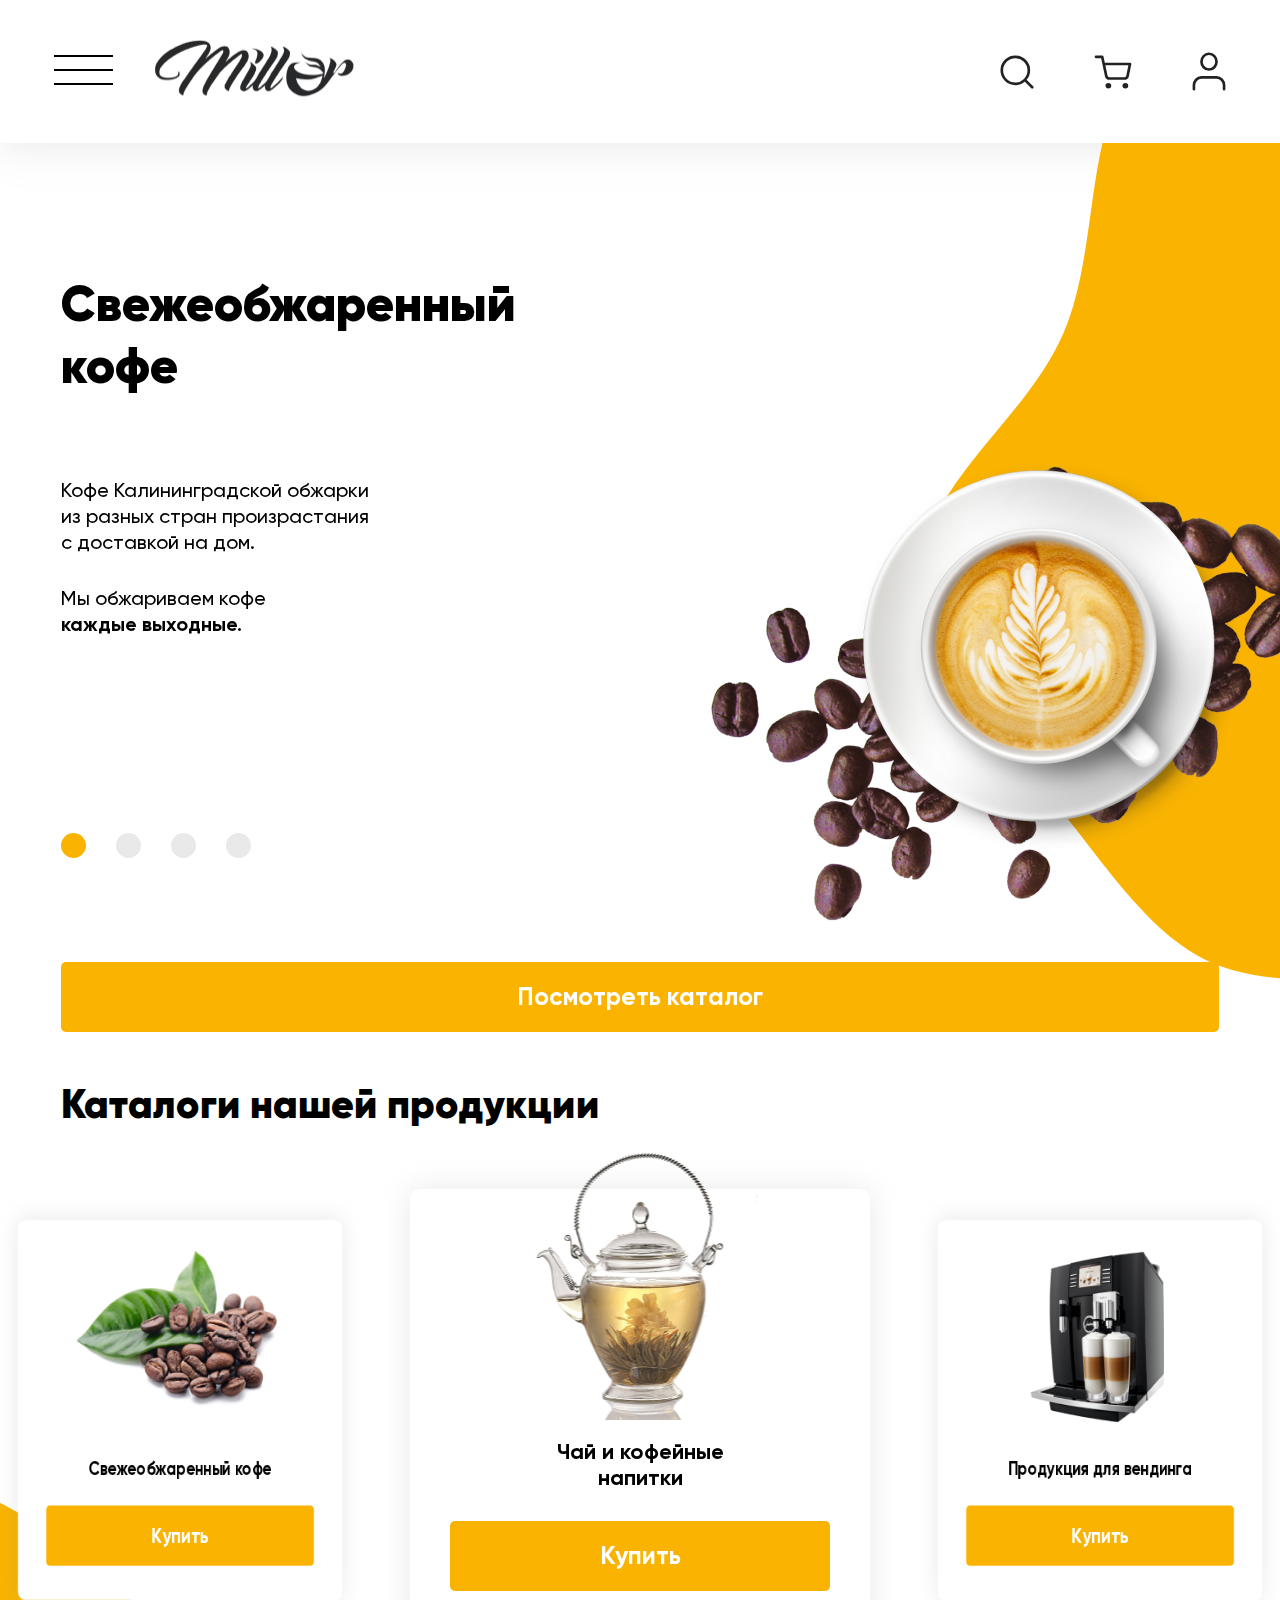
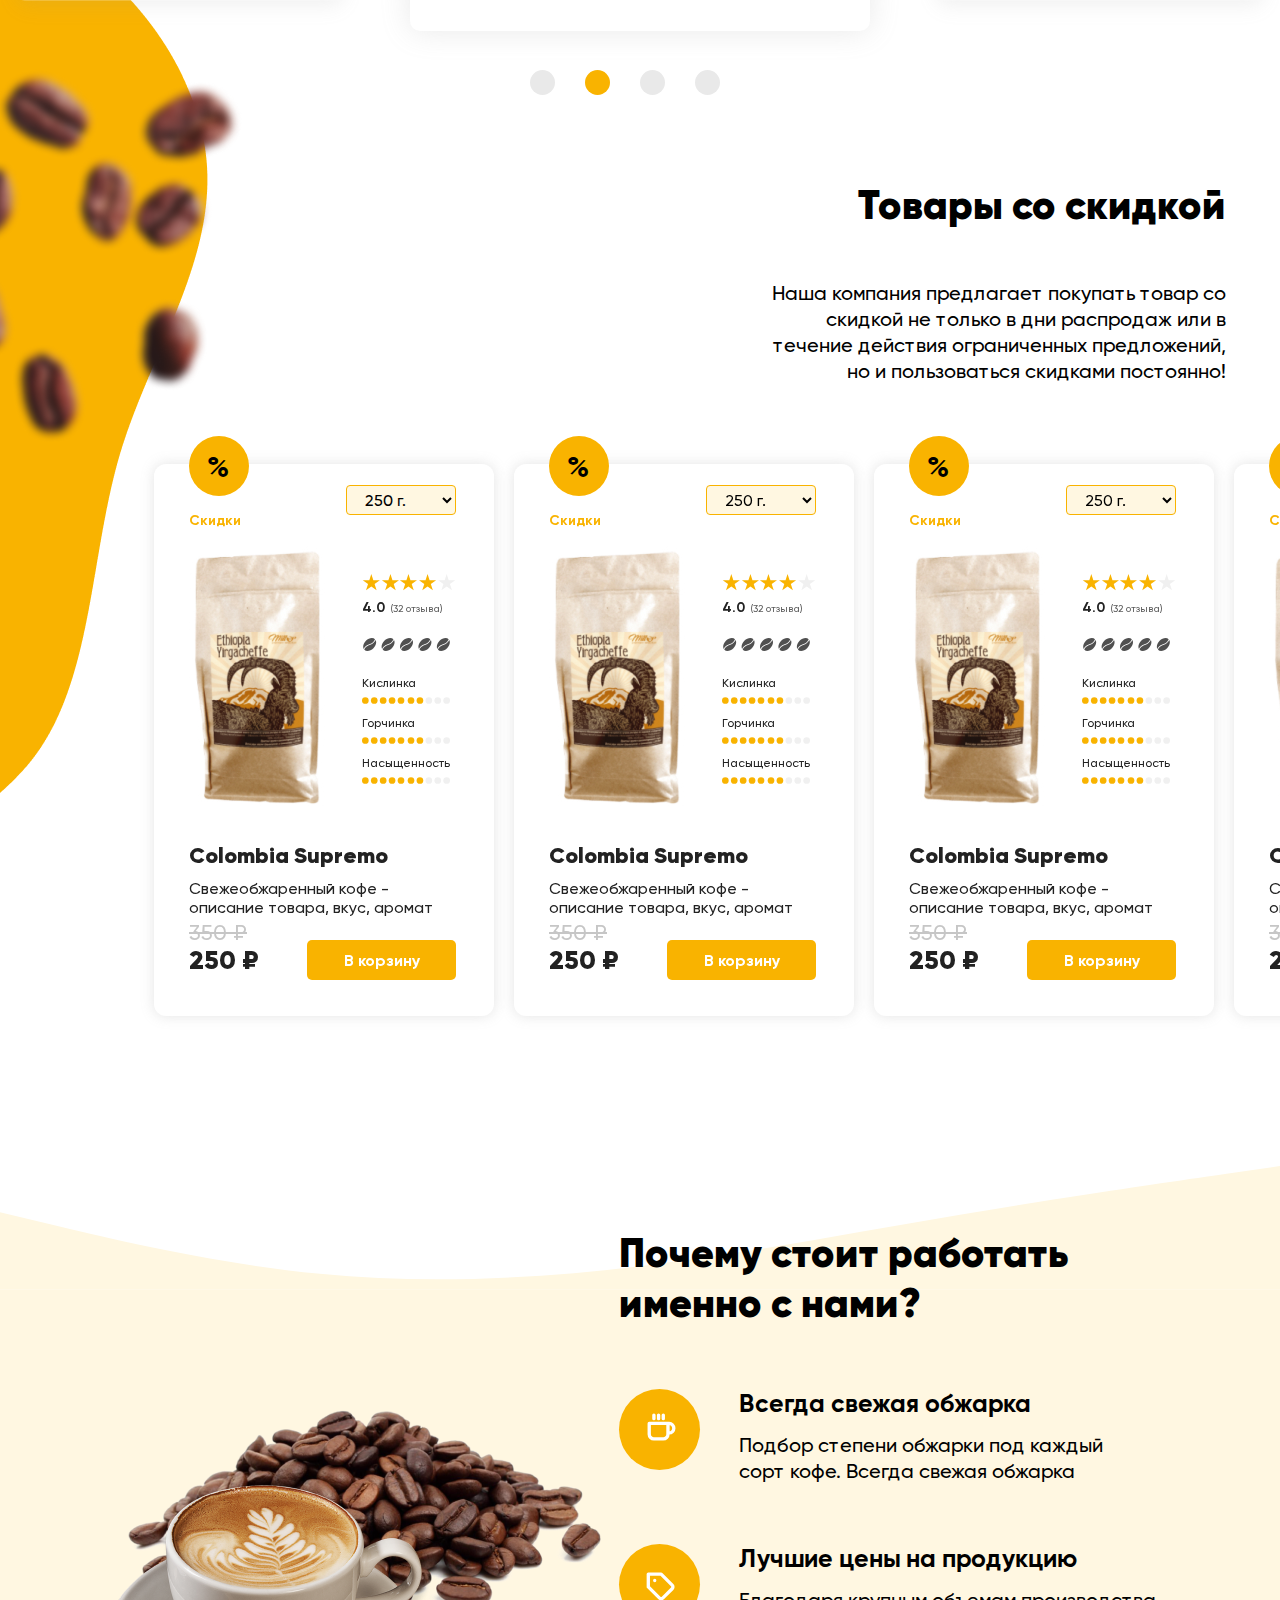
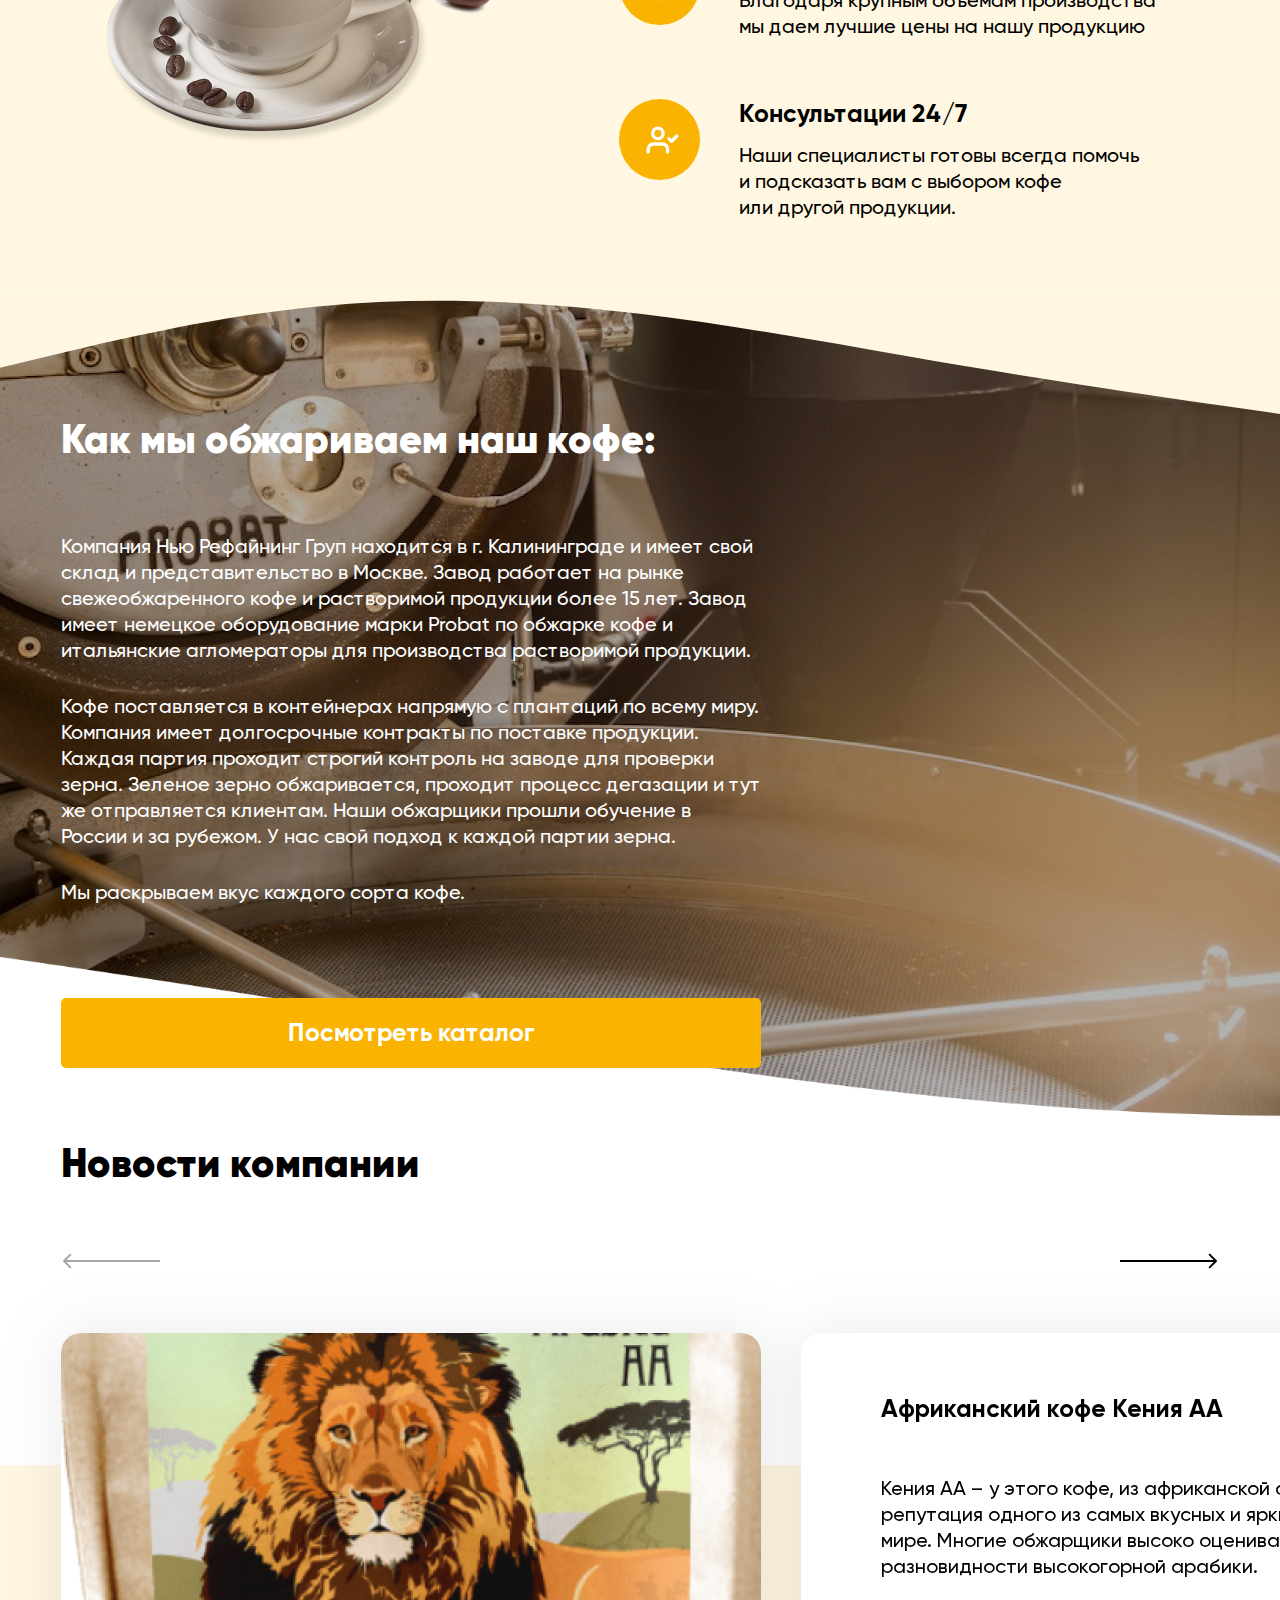
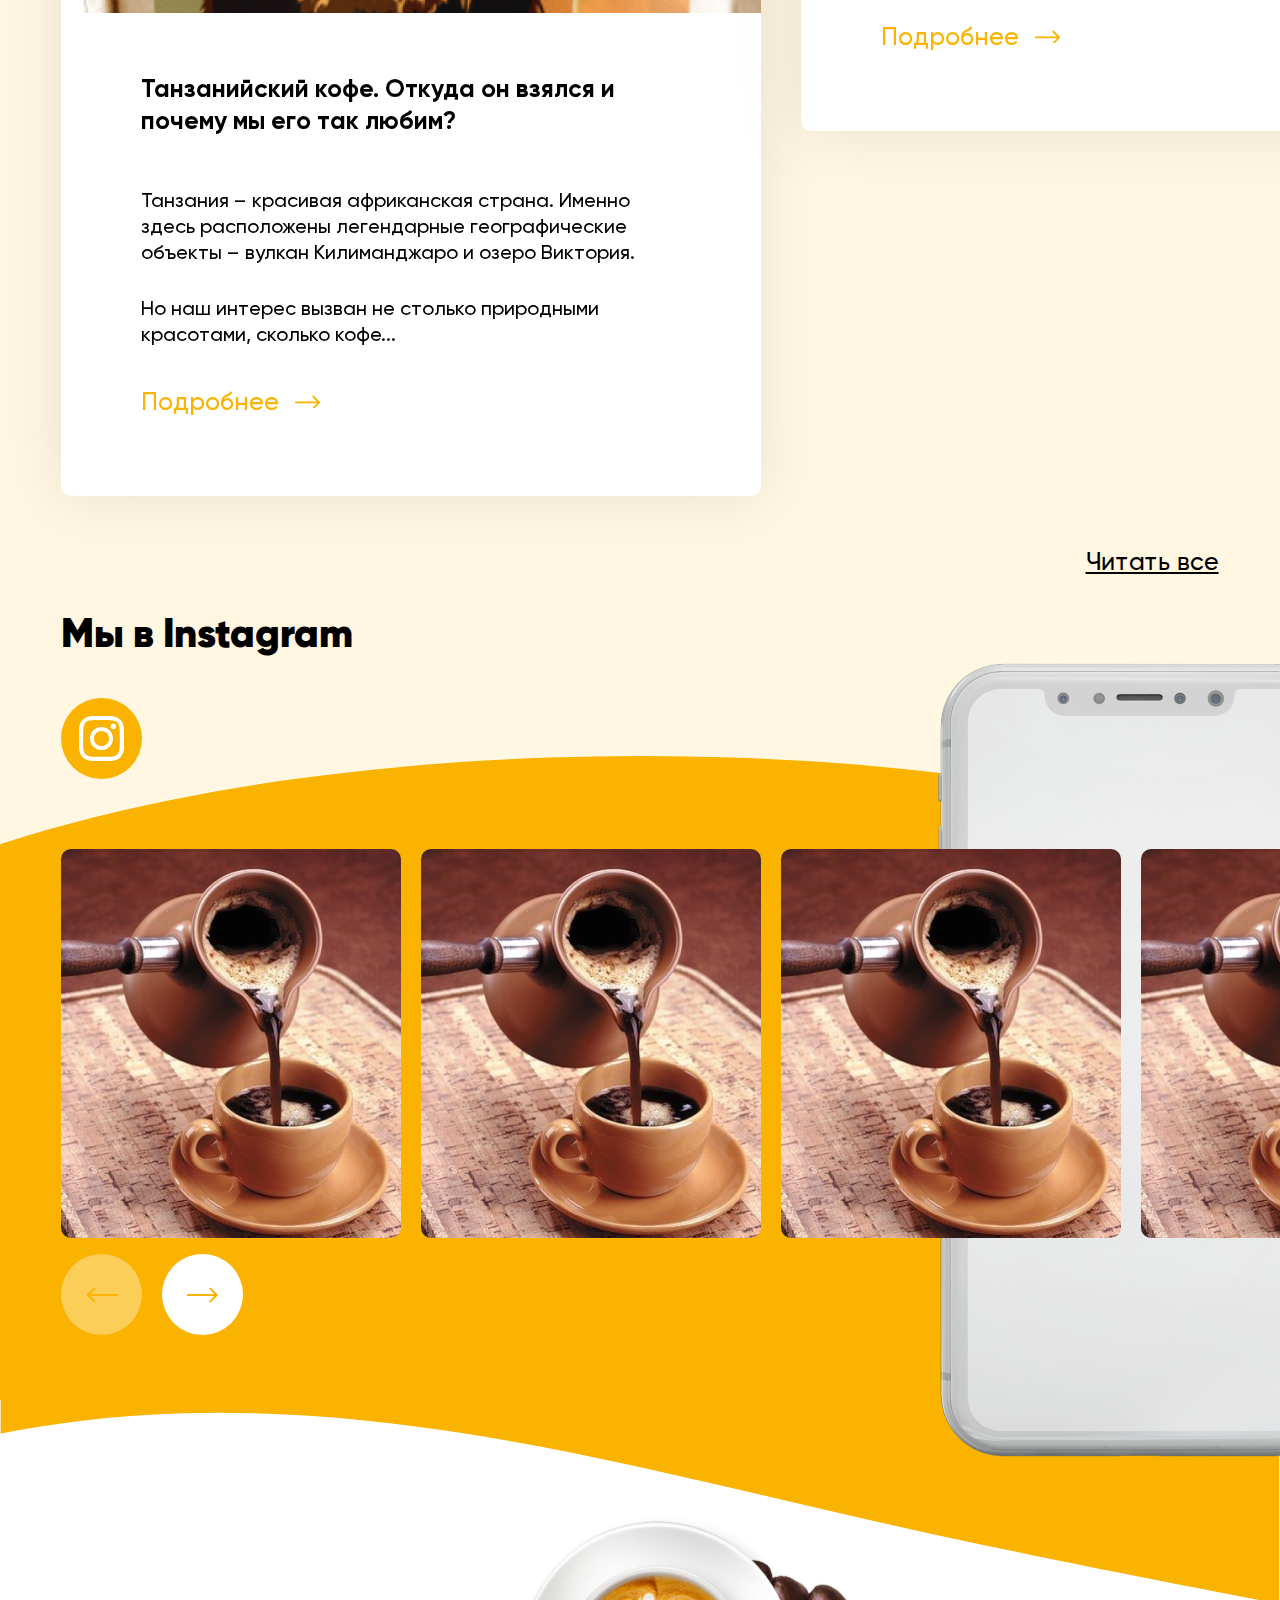
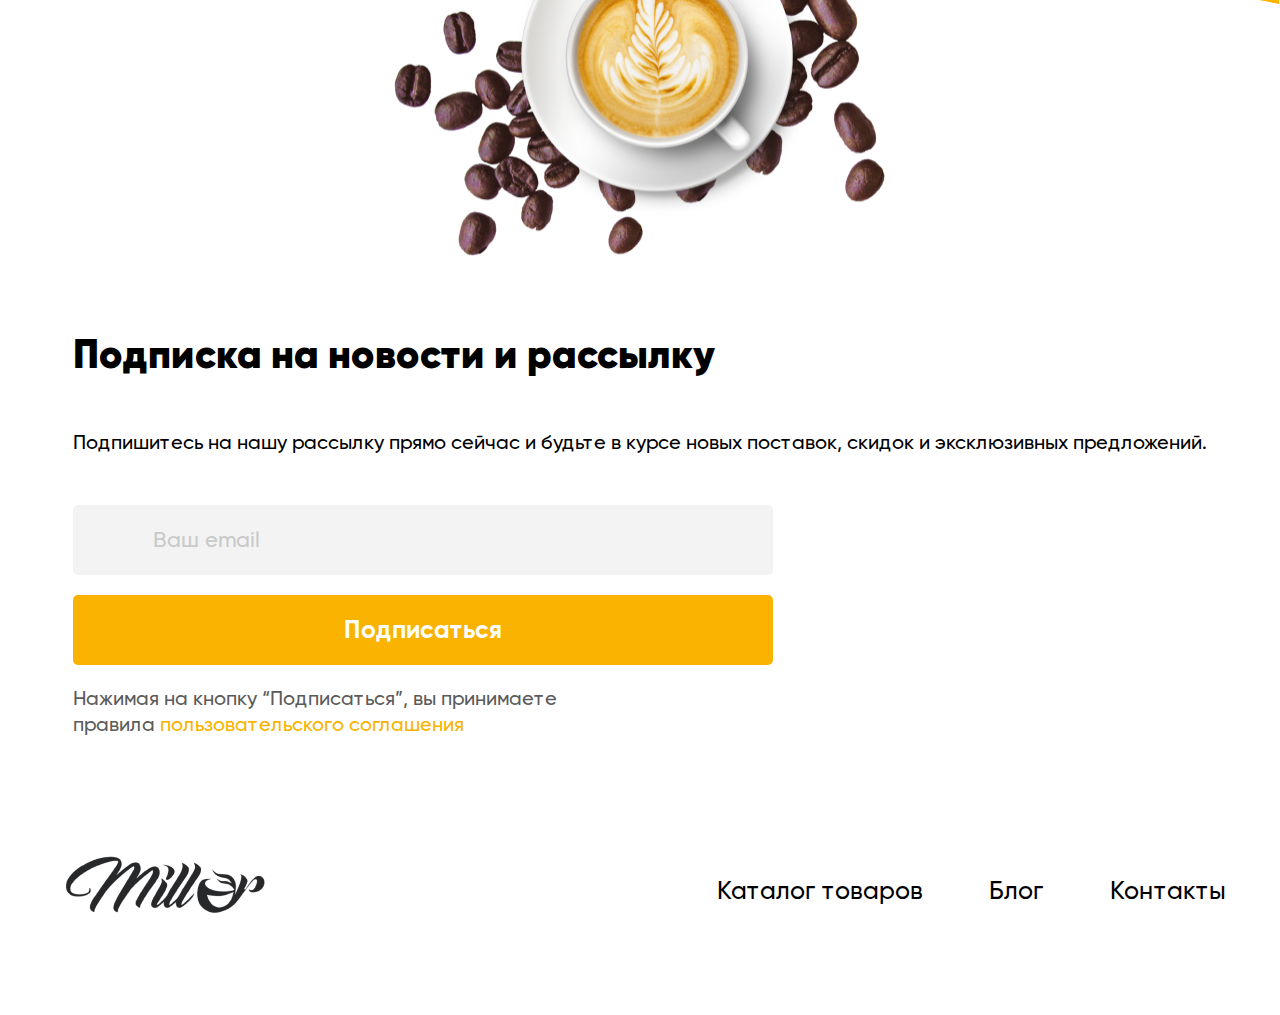
<file: index.html>
<!DOCTYPE html>
<html lang="ru">

<head>
    <meta charset="UTF-8">
    <meta http-equiv="X-UA-Compatible" content="IE=edge">
    <meta name="viewport" content="width=device-width, initial-scale=1.0">
    <title>Miller</title>
    <link rel="icon" type="image/png" href="img/favicon.png">
    <link rel="stylesheet" href="css/blocks/global/swiper-bundle.min.css" />
    <link rel="stylesheet" href="css/style.css">
</head>

<body class="main-body" id="top">
    <header class="header">
        <div class="header__wrapper container">
            <button class="header__nav-btn" type="button">
                <span class="visually-hidden">Открыть меню</span>
            </button>
            <div class="header__container">
                <nav class="header__nav">
                    <div class="header__nav-menu">
                        <ul class="header__nav-list">
                            <li class="header__nav-item">
                                <a class="header__nav-link" href="#catalog">Каталог товаров</a>
                            </li>
                            <li class="header__nav-item">
                                <a class="header__nav-link" href="pages/blog.html">Блог</a>
                            </li>
                            <li class="header__nav-item">
                                <a class="header__nav-link" href="pages/contacts.html">Контакты</a>
                            </li>
                        </ul>
                    </div>
                </nav>
                <a class="index-back">
                    <picture>
                        <source media="(min-width: 1904px)"
                            srcset="img/header/logo-desk@1x.png 1x, img/header/logo-desk@2x.png 2x">
                        <source media="(min-width: 1349px)"
                            srcset="img/header/logo-laptop@1x.png 1x, img/header/logo-laptop@2x.png 2x">
                        <source media="(min-width: 768px)"
                            srcset="img/header/logo-tab@1x.png 1x, img/header/logo-tab@2x.png 2x">
                        <img class="header__logo" src="img/header/logo@1x.png" srcset="img/header/logo@2x.png" width="110"
                            height="50" alt="Логотип">
                    </picture>
                </a>
                <div class="header__interaction">
                    <button class="header__btn header__interaction-search" type="button"></button>
                    <a class="header__btn header__interaction-basket" href="pages/cart.html"></a>
                    <button class="header__btn header__interaction-user" type="button"></button>
                </div>
            </div>

            <div class="header-menu">
                <div class="header-menu__head">
                    <a class="index-back">
                        <picture>
                            <source media="(min-width: 768px)"
                                srcset="img/header/logo-tab@1x.png 1x, img/header/logo-tab@2x.png 2x">
                            <img class="header-menu__logo" src="img/header/logo@1x.png" srcset="img/header/logo@2x.png"
                                width="110" height="50" alt="Логотип">
                        </picture>
                    </a>
                    
                </div>
                <div class="header-menu__main">
                    <nav class="header-menu__nav">
                        <ul class="header-menu__nav-list">
                            <li class="header-menu__nav-item">
                                <a class="header-menu__nav-link catalog-link" href="#catalog">Каталог товаров</a>
                            </li>
                            <li class="header-menu__nav-item">
                                <a class="header-menu__nav-link" href="pages/blog.html">Блог</a>
                            </li>
                            <li class="header-menu__nav-item">
                                <a class="header-menu__nav-link" href="pages/contacts.html">Контакты</a>
                            </li>
                        </ul>
                    </nav>
                    <div class="header-menu__interaction">
                        <a class="header-menu__btn header-menu__interaction-basket" href="pages/cart.html"></a>
                        <button class="header-menu__btn header-menu__interaction-user" type="button"></button>
                    </div>
                </div>
                <div class="header-menu__footer">
                    <a class="header-menu__mail" href="#">Import@kldrefine.com</a>
                    <ul class="header-menu__social">
                        <li class="header-menu__social-item header-menu__social-phone"></li>
                        <li class="header-menu__social-item header-menu__social-insta"></li>
                    </ul>
                </div>
            </div>
            <div class="header-search">
                <form class="header-search__form" action="#">
                    <img class="header-search__img" src="img/header/search-form.svg" width="12" height="12" alt="">
                    <input class="header-search__input" type="text" placeholder="Поиск по товарам">
                    <button class="header-search__btn" type="button">Отменить</button>
                </form>
            </div>
        </div>
    </header>

    <main class="main">
        <section class="promo">
            <h1 class="visually-hidden">Кофе Miller</h1>
            <div class="mySwiper promo-swiper">
                <div class="promo-wrapper swiper-wrapper">
                    <div class="promo-slide swiper-slide">
                        <div class="promo-slide__wrapper">
                            <h2 class="promo-slide__title">Свежеобжаренный кофе</h2>
                            <div class="promo-slide__texts">
                                <p class="promo-slide__text">Кофе Калининградской обжарки из разных стран произрастания
                                    с доставкой на дом.</p>
                                <p class="promo-slide__text">Мы обжариваем кофе <span class="strong">каждые
                                        выходные.</span></p>
                            </div>
                            <picture>
                                <source media="(min-width: 1349px)"
                                    srcset="img/promo/slide-laptop-01@1x.png 1x, img/promo/slide-laptop-01@2x.png 2x">
                                <source media="(min-width: 768px)"
                                    srcset="img/promo/slide-tab-01@1x.png 1x, img/promo/slide-tab-01@2x.png 2x">
                                <img class="promo-slide__img promo-slide__img-01" src="img/promo/slide-01@1x.png"
                                    srcset="img/promo/slide-01@2x.png" width="278" height="292"
                                    alt="Свежеобжаренный кофе">
                            </picture>
                            <a class="button promo__button" href="pages/catalog-coffee.html">Посмотреть каталог</a>
                        </div>
                    </div>
                    <div class="promo-slide swiper-slide">
                        <div class="promo-slide__wrapper">
                            <h2 class="promo-slide__title">Чай и кофейные напитки</h2>
                            <div class="promo-slide__texts">
                                <p class="promo-slide__text">Кофе Калининградской обжарки из разных стран произрастания
                                    с доставкой на дом.</p>
                                <p class="promo-slide__text">Мы обжариваем кофе <span class="strong">каждые
                                        выходные.</span></p>
                            </div>
                            <picture>
                                <source media="(min-width: 1349px)"
                                    srcset="img/promo/slide-laptop-02@1x.png 1x, img/promo/slide-laptop-02@2x.png 2x">
                                <source media="(min-width: 768px)"
                                    srcset="img/promo/slide-tab-02@1x.png 1x, img/promo/slide-tab-02@2x.png 2x">
                                <img class="promo-slide__img promo-slide__img-02" src="img/promo/slide-02@1x.png"
                                    srcset="img/promo/slide-02@2x.png" width="321" height="259"
                                    alt="Чай и кофейные напитки">
                            </picture>
                            <a class="button promo__button" href="pages/catalog-tea.html">Посмотреть каталог</a>
                        </div>
                    </div>
                    <div class="promo-slide swiper-slide">
                        <div class="promo-slide__wrapper">
                            <h2 class="promo-slide__title">Продукция для вендинга</h2>
                            <div class="promo-slide__texts">
                                <p class="promo-slide__text">Кофе Калининградской обжарки из разных стран произрастания
                                    с доставкой на дом.</p>
                                <p class="promo-slide__text">Мы обжариваем кофе <span class="strong">каждые
                                        выходные.</span></p>
                            </div>
                            <picture>
                                <source media="(min-width: 1349px)"
                                    srcset="img/promo/slide-laptop-03@1x.png 1x, img/promo/slide-laptop-03@2x.png 2x">
                                <source media="(min-width: 768px)"
                                    srcset="img/promo/slide-tab-03@1x.png 1x, img/promo/slide-tab-03@2x.png 2x">
                                <img class="promo-slide__img promo-slide__img-03" src="img/promo/slide-03@1x.png"
                                    srcset="img/promo/slide-03@2x.png" width="211" height="226"
                                    alt="Продукция для вендинга">
                            </picture>
                            <a class="button promo__button" href="pages/catalog-vending.html">Посмотреть каталог</a>
                        </div>
                    </div>
                    <div class="promo-slide promo-slide-last swiper-slide">
                        <div class="promo-slide__wrapper">
                            <h2 class="promo-slide__title">Здоровое питание</h2>
                            <div class="promo-slide__texts">
                                <p class="promo-slide__text">Кофе Калининградской обжарки из разных стран произрастания
                                    с доставкой на дом.</p>
                                <p class="promo-slide__text">Мы обжариваем кофе <span class="strong">каждые
                                        выходные.</span></p>
                            </div>
                            <picture>
                                <source media="(min-width: 1349px)"
                                    srcset="img/promo/slide-laptop-04@1x.png 1x, img/promo/slide-laptop-04@2x.png 2x">
                                <source media="(min-width: 768px)"
                                    srcset="img/promo/slide-tab-04@1x.png 1x, img/promo/slide-tab-04@2x.png 2x">
                                <img class="promo-slide__img promo-slide__img-04" src="img/promo/slide-04@1x.png"
                                    srcset="img/promo/slide-04@2x.png" width="226" height="188" alt="Здоровое питание">
                            </picture>
                            <a class="button promo__button" href="pages/catalog-health.html">Посмотреть каталог</a>
                        </div>
                    </div>
                </div>
                <div class="promo-pagination swiper-pagination"></div>
            </div>
        </section>
        <section class="preview" id="catalog">
            <h2 class="preview__title section-title">Каталоги нашей продукции</h2>
            <div class="preview-wrapper preview-swiper">
                <div class="swiper-wrapper">
                    <div class="preview-slide swiper-slide" id="slide">
                        <div class="preview-slide__wrapper">
                            <picture>
                                <source media="(min-width: 768px)"
                                    srcset="img/preview/slide-tab-01@1x.png 1x, img/preview/slide-tab-01@2x.png 2x">
                                <img class="preview-slide__img preview-slide__img-01" src="img/preview/slide-01@1x.png"
                                    srcset="img/preview/slide-01@2x.png" width="235" height="168" alt="">
                            </picture>
                            <div class="preview-slide__descr">
                                <p class="preview-slide__title">Свежеобжаренный кофе</p>
                                <a class="button preview-slide__button" href="pages/catalog-coffee.html">Купить</a>
                            </div>
                        </div>
                    </div>
                    <div class="preview-slide swiper-slide" id="slide">
                        <div class="preview-slide__wrapper">
                            <picture>
                                <source media="(min-width: 768px)"
                                    srcset="img/preview/slide-tab-02@1x.png 1x, img/preview/slide-tab-02@2x.png 2x">
                                <img class="preview-slide__img preview-slide__img-02" src="img/preview/slide-02@1x.png"
                                    srcset="img/preview/slide-02@2x.png" width="165" height="196" alt="">
                            </picture>
                            <div class="preview-slide__descr">
                                <p class="preview-slide__title">Чай и кофейные<br>напитки</p>
                                <a class="button preview-slide__button" href="pages/catalog-tea.html">Купить</a>
                            </div>
                        </div>
                    </div>
                    <div class="preview-slide swiper-slide" id="slide">
                        <div class="preview-slide__wrapper">
                            <picture>
                                <source media="(min-width: 768px)"
                                    srcset="img/preview/slide-tab-03@1x.png 1x, img/preview/slide-tab-03@2x.png 2x">
                                <img class="preview-slide__img preview-slide__img-03" src="img/preview/slide-03@1x.png"
                                    srcset="img/preview/slide-03@2x.png" width="194" height="178" alt="">
                            </picture>
                            <div class="preview-slide__descr">
                                <p class="preview-slide__title">Продукция для вендинга</p>
                                <a class="button preview-slide__button" href="pages/catalog-vending.html">Купить</a>
                            </div>
                        </div>
                    </div>
                    <div class="preview-slide swiper-slide" id="slide">
                        <div class="preview-slide__wrapper">
                            <picture>
                                <source media="(min-width: 768px)"
                                    srcset="img/preview/slide-tab-04@1x.png 1x, img/preview/slide-tab-04@2x.png 2x">
                                <img class="preview-slide__img preview-slide__img-04" src="img/preview/slide-04@1x.png"
                                    srcset="img/preview/slide-04@2x.png" width="188" height="131" alt="">
                            </picture>
                            <div class="preview-slide__descr">
                                <p class="preview-slide__title">Здоровое питание</p>
                                <a class="button preview-slide__button" href="pages/catalog-health.html">Купить</a>
                            </div>
                        </div>
                    </div>
                </div>
                <div class="preview-pagination swiper-pagination"></div>
            </div>
        </section>
        <section class="sale">
            <div class="container">
                <h2 class="sale__title section-title">Товары со скидкой</h2>
                <p class="sale__text">Наша компания предлагает покупать товар со скидкой не только в дни распродаж или в
                    течение действия ограниченных предложений,
                    но и пользоваться скидками постоянно!</p>
            </div>
            <div class="sale-wrapper-container">
                <div class="mySwiper sale-swiper">
                    <div class="sale-wrapper swiper-wrapper">
                        <div class="sale-slide swiper-slide">
                            <div class="sale-slide__wrapper">
                                <div class="sale-slide__header">
                                    <p class="sale-slide__header-title">Скидки</p>
                                    <select class="sale-slide__header-size">
                                        <option value="250 г.">250 г.</option>
                                        <option value="250 г.">250 г.</option>
                                        <option value="250 г.">250 г.</option>
                                        <option value="250 г.">250 г.</option>
                                    </select>
                                </div>
                                <div class="sale-slide__content sale-card">
                                    <div class="sale-card__deskr sale-deskr">
                                        <picture>
                                            <source media="(min-width: 1904px)"
                                                srcset="img/sale/slide-desk@1x.jpg 1x, img/sale/slide-desk@2x.jpg 2x">
                                            <source media="(min-width: 1349px)"
                                                srcset="img/sale/slide-laptop@1x.jpg 1x, img/sale/slide-laptop@2x.jpg 2x">
                                            <source media="(min-width: 768px)"
                                                srcset="img/sale/slide-tab@1x.jpg 1x, img/sale/slide-tab@2x.jpg 2x">
                                            <img class="sale-deskr__main-img" src="img/sale/slide@1x.jpg"
                                                srcset="img/sale/slide@2x.jpg" width="107" height="193" alt="">
                                        </picture>
                                        <div class="sale-deskr__info">
                                            <div class="sale-deskr__ratings">
                                                <img class="sale-card__stars" src="img/sale/stars.svg" alt="">
                                                <div class="sale-card__grade">
                                                    <span class="sale-card__number">4.0</span>
                                                    <span class="sale-card__reviews">(32 отзыва)</span>
                                                </div>
                                            </div>
                                            <img class="sale-deskr__img" src="img/sale/coffee.svg" width="80"
                                                height="12" alt="">
                                            <div class="sale-deskr__info">
                                                <div class="sale-deskr__box sale-deskr__sour">
                                                    <p class="sale-deskr__title">Кислинка</p>
                                                    <img class="sale-deskr__rating" src="img/sale/rating.svg" width="79"
                                                        height="6" alt="">
                                                </div>
                                                <div class="sale-deskr__box sale-deskr__bitterly">
                                                    <p class="sale-deskr__title">Горчинка</p>
                                                    <img class="sale-deskr__rating" src="img/sale/rating.svg" width="79"
                                                        height="6" alt="">
                                                </div>
                                                <div class="sale-deskr__box sale-deskr__richly">
                                                    <p class="sale-deskr__title">Насыщенность</p>
                                                    <img class="sale-deskr__rating" src="img/sale/rating.svg" width="79"
                                                        height="6" alt="">
                                                </div>
                                            </div>
                                        </div>
                                    </div>
                                </div>
                                <div class="sale-slide__footer sale-description">
                                    <h3 class="sale-description__title">Colombia Supremo</h3>
                                    <p class="sale-description__text">Свежеобжаренный кофе -<br>описание товара, вкус,
                                        аромат</p>
                                    <div class="sale-description__box">
                                        <div class="sale-description__price">
                                            <span class="sale-description__price-old">350 ₽</span>
                                            <span class="sale-description__price-new">250 ₽</span>
                                        </div>
                                        <button class="button sale-description__button">В корзину</button>
                                    </div>
                                </div>
                            </div>
                        </div>
                        <div class="sale-slide swiper-slide">
                            <div class="sale-slide__wrapper">
                                <div class="sale-slide__header">
                                    <p class="sale-slide__header-title">Скидки</p>
                                    <select class="sale-slide__header-size">
                                        <option value="250 г.">250 г.</option>
                                        <option value="250 г.">250 г.</option>
                                        <option value="250 г.">250 г.</option>
                                        <option value="250 г.">250 г.</option>
                                    </select>
                                </div>
                                <div class="sale-slide__content sale-card">
                                    <div class="sale-card__deskr sale-deskr">
                                        <picture>
                                            <source media="(min-width: 1349px)"
                                                srcset="img/sale/slide-laptop@1x.jpg 1x, img/sale/slide-laptop@2x.jpg 2x">
                                            <source media="(min-width: 768px)"
                                                srcset="img/sale/slide-tab@1x.jpg 1x, img/sale/slide-tab@2x.jpg 2x">
                                            <img class="sale-deskr__main-img" src="img/sale/slide@1x.jpg"
                                                srcset="img/sale/slide@2x.jpg" width="107" height="193" alt="">
                                        </picture>
                                        <div class="sale-deskr__info">
                                            <div class="sale-deskr__ratings">
                                                <img class="sale-card__stars" src="img/sale/stars.svg" alt="">
                                                <div class="sale-card__grade">
                                                    <span class="sale-card__number">4.0</span>
                                                    <span class="sale-card__reviews">(32 отзыва)</span>
                                                </div>
                                            </div>
                                            <img class="sale-deskr__img" src="img/sale/coffee.svg" width="80"
                                                height="12" alt="">
                                            <div class="sale-deskr__info">
                                                <div class="sale-deskr__box sale-deskr__sour">
                                                    <p class="sale-deskr__title">Кислинка</p>
                                                    <img class="sale-deskr__rating" src="img/sale/rating.svg" width="79"
                                                        height="6" alt="">
                                                </div>
                                                <div class="sale-deskr__box sale-deskr__bitterly">
                                                    <p class="sale-deskr__title">Горчинка</p>
                                                    <img class="sale-deskr__rating" src="img/sale/rating.svg" width="79"
                                                        height="6" alt="">
                                                </div>
                                                <div class="sale-deskr__box sale-deskr__richly">
                                                    <p class="sale-deskr__title">Насыщенность</p>
                                                    <img class="sale-deskr__rating" src="img/sale/rating.svg" width="79"
                                                        height="6" alt="">
                                                </div>
                                            </div>
                                        </div>
                                    </div>
                                </div>
                                <div class="sale-slide__footer sale-description">
                                    <h3 class="sale-description__title">Colombia Supremo</h3>
                                    <p class="sale-description__text">Свежеобжаренный кофе -<br>описание товара, вкус,
                                        аромат</p>
                                    <div class="sale-description__box">
                                        <div class="sale-description__price">
                                            <span class="sale-description__price-old">350 ₽</span>
                                            <span class="sale-description__price-new">250 ₽</span>
                                        </div>
                                        <button class="button sale-description__button">В корзину</button>
                                    </div>
                                </div>
                            </div>
                        </div>
                        <div class="sale-slide swiper-slide">
                            <div class="sale-slide__wrapper">
                                <div class="sale-slide__header">
                                    <p class="sale-slide__header-title">Скидки</p>
                                    <select class="sale-slide__header-size">
                                        <option value="250 г.">250 г.</option>
                                        <option value="250 г.">250 г.</option>
                                        <option value="250 г.">250 г.</option>
                                        <option value="250 г.">250 г.</option>
                                    </select>
                                </div>
                                <div class="sale-slide__content sale-card">
                                    <div class="sale-card__deskr sale-deskr">
                                        <picture>
                                            <source media="(min-width: 1349px)"
                                                srcset="img/sale/slide-laptop@1x.jpg 1x, img/sale/slide-laptop@2x.jpg 2x">
                                            <source media="(min-width: 768px)"
                                                srcset="img/sale/slide-tab@1x.jpg 1x, img/sale/slide-tab@2x.jpg 2x">
                                            <img class="sale-deskr__main-img" src="img/sale/slide@1x.jpg"
                                                srcset="img/sale/slide@2x.jpg" width="107" height="193" alt="">
                                        </picture>
                                        <div class="sale-deskr__info">
                                            <div class="sale-deskr__ratings">
                                                <img class="sale-card__stars" src="img/sale/stars.svg" alt="">
                                                <div class="sale-card__grade">
                                                    <span class="sale-card__number">4.0</span>
                                                    <span class="sale-card__reviews">(32 отзыва)</span>
                                                </div>
                                            </div>
                                            <img class="sale-deskr__img" src="img/sale/coffee.svg" width="80"
                                                height="12" alt="">
                                            <div class="sale-deskr__info">
                                                <div class="sale-deskr__box sale-deskr__sour">
                                                    <p class="sale-deskr__title">Кислинка</p>
                                                    <img class="sale-deskr__rating" src="img/sale/rating.svg" width="79"
                                                        height="6" alt="">
                                                </div>
                                                <div class="sale-deskr__box sale-deskr__bitterly">
                                                    <p class="sale-deskr__title">Горчинка</p>
                                                    <img class="sale-deskr__rating" src="img/sale/rating.svg" width="79"
                                                        height="6" alt="">
                                                </div>
                                                <div class="sale-deskr__box sale-deskr__richly">
                                                    <p class="sale-deskr__title">Насыщенность</p>
                                                    <img class="sale-deskr__rating" src="img/sale/rating.svg" width="79"
                                                        height="6" alt="">
                                                </div>
                                            </div>
                                        </div>
                                    </div>
                                </div>
                                <div class="sale-slide__footer sale-description">
                                    <h3 class="sale-description__title">Colombia Supremo</h3>
                                    <p class="sale-description__text">Свежеобжаренный кофе -<br>описание товара, вкус,
                                        аромат</p>
                                    <div class="sale-description__box">
                                        <div class="sale-description__price">
                                            <span class="sale-description__price-old">350 ₽</span>
                                            <span class="sale-description__price-new">250 ₽</span>
                                        </div>
                                        <button class="button sale-description__button">В корзину</button>
                                    </div>
                                </div>
                            </div>
                        </div>
                        <div class="sale-slide swiper-slide">
                            <div class="sale-slide__wrapper">
                                <div class="sale-slide__header">
                                    <p class="sale-slide__header-title">Скидки</p>
                                    <select class="sale-slide__header-size">
                                        <option value="250 г.">250 г.</option>
                                        <option value="250 г.">250 г.</option>
                                        <option value="250 г.">250 г.</option>
                                        <option value="250 г.">250 г.</option>
                                    </select>
                                </div>
                                <div class="sale-slide__content sale-card">
                                    <div class="sale-card__deskr sale-deskr">
                                        <picture>
                                            <source media="(min-width: 1349px)"
                                                srcset="img/sale/slide-laptop@1x.jpg 1x, img/sale/slide-laptop@2x.jpg 2x">
                                            <source media="(min-width: 768px)"
                                                srcset="img/sale/slide-tab@1x.jpg 1x, img/sale/slide-tab@2x.jpg 2x">
                                            <img class="sale-deskr__main-img" src="img/sale/slide@1x.jpg"
                                                srcset="img/sale/slide@2x.jpg" width="107" height="193" alt="">
                                        </picture>
                                        <div class="sale-deskr__info">
                                            <div class="sale-deskr__ratings">
                                                <img class="sale-card__stars" src="img/sale/stars.svg" alt="">
                                                <div class="sale-card__grade">
                                                    <span class="sale-card__number">4.0</span>
                                                    <span class="sale-card__reviews">(32 отзыва)</span>
                                                </div>
                                            </div>
                                            <img class="sale-deskr__img" src="img/sale/coffee.svg" width="80"
                                                height="12" alt="">
                                            <div class="sale-deskr__info">
                                                <div class="sale-deskr__box sale-deskr__sour">
                                                    <p class="sale-deskr__title">Кислинка</p>
                                                    <img class="sale-deskr__rating" src="img/sale/rating.svg" width="79"
                                                        height="6" alt="">
                                                </div>
                                                <div class="sale-deskr__box sale-deskr__bitterly">
                                                    <p class="sale-deskr__title">Горчинка</p>
                                                    <img class="sale-deskr__rating" src="img/sale/rating.svg" width="79"
                                                        height="6" alt="">
                                                </div>
                                                <div class="sale-deskr__box sale-deskr__richly">
                                                    <p class="sale-deskr__title">Насыщенность</p>
                                                    <img class="sale-deskr__rating" src="img/sale/rating.svg" width="79"
                                                        height="6" alt="">
                                                </div>
                                            </div>
                                        </div>
                                    </div>
                                </div>
                                <div class="sale-slide__footer sale-description">
                                    <h3 class="sale-description__title">Colombia Supremo</h3>
                                    <p class="sale-description__text">Свежеобжаренный кофе -<br>описание товара, вкус,
                                        аромат</p>
                                    <div class="sale-description__box">
                                        <div class="sale-description__price">
                                            <span class="sale-description__price-old">350 ₽</span>
                                            <span class="sale-description__price-new">250 ₽</span>
                                        </div>
                                        <button class="button sale-description__button">В корзину</button>
                                    </div>
                                </div>
                            </div>
                        </div>
                        <div class="sale-slide swiper-slide">
                            <div class="sale-slide__wrapper">
                                <div class="sale-slide__header">
                                    <p class="sale-slide__header-title">Скидки</p>
                                    <select class="sale-slide__header-size">
                                        <option value="250 г.">250 г.</option>
                                        <option value="250 г.">250 г.</option>
                                        <option value="250 г.">250 г.</option>
                                        <option value="250 г.">250 г.</option>
                                    </select>
                                </div>
                                <div class="sale-slide__content sale-card">
                                    <div class="sale-card__deskr sale-deskr">
                                        <picture>
                                            <source media="(min-width: 1349px)"
                                                srcset="img/sale/slide-laptop@1x.jpg 1x, img/sale/slide-laptop@2x.jpg 2x">
                                            <source media="(min-width: 768px)"
                                                srcset="img/sale/slide-tab@1x.jpg 1x, img/sale/slide-tab@2x.jpg 2x">
                                            <img class="sale-deskr__main-img" src="img/sale/slide@1x.jpg"
                                                srcset="img/sale/slide@2x.jpg" width="107" height="193" alt="">
                                        </picture>
                                        <div class="sale-deskr__info">
                                            <div class="sale-deskr__ratings">
                                                <img class="sale-card__stars" src="img/sale/stars.svg" alt="">
                                                <div class="sale-card__grade">
                                                    <span class="sale-card__number">4.0</span>
                                                    <span class="sale-card__reviews">(32 отзыва)</span>
                                                </div>
                                            </div>
                                            <img class="sale-deskr__img" src="img/sale/coffee.svg" width="80"
                                                height="12" alt="">
                                            <div class="sale-deskr__info">
                                                <div class="sale-deskr__box sale-deskr__sour">
                                                    <p class="sale-deskr__title">Кислинка</p>
                                                    <img class="sale-deskr__rating" src="img/sale/rating.svg" width="79"
                                                        height="6" alt="">
                                                </div>
                                                <div class="sale-deskr__box sale-deskr__bitterly">
                                                    <p class="sale-deskr__title">Горчинка</p>
                                                    <img class="sale-deskr__rating" src="img/sale/rating.svg" width="79"
                                                        height="6" alt="">
                                                </div>
                                                <div class="sale-deskr__box sale-deskr__richly">
                                                    <p class="sale-deskr__title">Насыщенность</p>
                                                    <img class="sale-deskr__rating" src="img/sale/rating.svg" width="79"
                                                        height="6" alt="">
                                                </div>
                                            </div>
                                        </div>
                                    </div>
                                </div>
                                <div class="sale-slide__footer sale-description">
                                    <h3 class="sale-description__title">Colombia Supremo</h3>
                                    <p class="sale-description__text">Свежеобжаренный кофе -<br>описание товара, вкус,
                                        аромат</p>
                                    <div class="sale-description__box">
                                        <div class="sale-description__price">
                                            <span class="sale-description__price-old">350 ₽</span>
                                            <span class="sale-description__price-new">250 ₽</span>
                                        </div>
                                        <button class="button sale-description__button">В корзину</button>
                                    </div>
                                </div>
                            </div>
                        </div>
                    </div>
                    <div class="swiper-sale-button-next swiper-button-next">
                        <svg width="20" height="12" viewBox="0 0 20 12" fill="none" xmlns="http://www.w3.org/2000/svg">
                            <path
                                d="M19.1014 6.7007C19.3781 6.42401 19.3781 5.97541 19.1014 5.69872L14.5925 1.1898C14.3158 0.913108 13.8672 0.913108 13.5905 1.1898C13.3138 1.46649 13.3138 1.91509 13.5905 2.19178L17.5984 6.19971L13.5905 10.2076C13.3138 10.4843 13.3138 10.9329 13.5905 11.2096C13.8672 11.4863 14.3158 11.4863 14.5925 11.2096L19.1014 6.7007ZM0.400391 6.90822L18.6004 6.90822L18.6004 5.4912L0.400391 5.4912L0.400391 6.90822Z"
                                fill="white" />
                        </svg>
                    </div>
                    <div class="swiper-sale-button-prev swiper-button-prev">
                        <svg width="20" height="12" viewBox="0 0 20 12" fill="none" xmlns="http://www.w3.org/2000/svg">
                            <path
                                d="M0.898535 5.29873C0.621801 5.57546 0.621801 6.02414 0.898535 6.30087L5.40818 10.8105C5.68491 11.0873 6.13359 11.0873 6.41032 10.8105C6.68705 10.5338 6.68705 10.0851 6.41032 9.80837L2.40175 5.7998L6.41032 1.79123C6.68706 1.5145 6.68706 1.06582 6.41032 0.789088C6.13359 0.512354 5.68491 0.512354 5.40818 0.789088L0.898535 5.29873ZM19.5996 5.09118L1.39961 5.09118L1.39961 6.50842L19.5996 6.50843L19.5996 5.09118Z"
                                fill="white" />
                        </svg>
                    </div>
                </div>
            </div>
            <a class="sale__link" href="#">Смотреть все</a>
        </section>
        <section class="advantage">
            <div class="advantage__container">
                <h2 class="advantage__title section-title">Почему стоит работать<br>именно с нами?</h2>
                <div class="advantage-wrapper">
                    <div class="advantage-wrapper__box box-roasting">
                        <h3 class="advantage-wrapper__title">Всегда свежая обжарка</h3>
                        <p class="advantage-wrapper__text">Подбор степени обжарки под каждый<br>сорт кофе. Всегда свежая
                            обжарка</p>
                    </div>
                    <div class="advantage-wrapper__box box-prices">
                        <h3 class="advantage-wrapper__title">Лучшие цены на продукцию</h3>
                        <p class="advantage-wrapper__text">Благодаря крупным объемам производства<br> мы даем лучшие
                            цены на нашу продукцию</p>
                    </div>
                    <div class="advantage-wrapper__box box-consultation">
                        <h3 class="advantage-wrapper__title">Консультации 24/7</h3>
                        <p class="advantage-wrapper__text">Наши специалисты готовы всегда помочь<br>
                            и подсказать вам с выбором кофе<br>или другой продукции.</p>
                    </div>
                </div>
            </div>
        </section>
        <section class="work">
            <div class="container">
                <h2 class="work__title section-title">Как мы обжариваем наш кофе:</h2>
                <div class="work__texts">
                    <p class="work__text">Компания Нью Рефайнинг Груп находится в г. Калининграде и имеет свой склад и
                        представительство в Москве. Завод работает на рынке свежеобжаренного кофе и растворимой
                        продукции более 15 лет. Завод имеет немецкое оборудование марки Probat по обжарке кофе и
                        итальянские агломераторы для производства растворимой продукции. </p>
                    <p class="work__text">Кофе поставляется в контейнерах напрямую с плантаций
                        по всему миру. Компания имеет долгосрочные контракты
                        по поставке продукции. Каждая партия проходит строгий контроль на заводе для проверки зерна.
                        Зеленое зерно обжаривается, проходит процесс дегазации
                        и тут же отправляется клиентам. Наши обжарщики прошли обучение в России и за рубежом. У нас свой
                        подход к каждой партии зерна. </p>
                    <p class="work__text">Мы раскрываем вкус каждого сорта кофе.</p>
                </div>
                <a class="button work__button" href="#catalog">Посмотреть каталог</a>
            </div>
        </section>
        <section class="news">
            <div class="news__container">
                <h2 class="news__title section-title">Новости компании</h2>
                <div class="news-swiper mySwiper">
                    <div class="news-wrapper swiper-wrapper">
                        <div class="news-slide news-slide__big swiper-slide">
                            <div class="news-slide__wrapper">
                                <picture>
                                    <source media="(min-width: 1904px)"
                                        srcset="img/news/new-desk@1x.jpg 1x, img/news/new-desk@2x.jpg 2x">
                                    <source media="(min-width: 1349px)"
                                        srcset="img/news/new-laptop@1x.jpg 1x, img/news/new-laptop@2x.jpg 2x">
                                    <source media="(min-width: 768px)"
                                        srcset="img/news/new-tab@1x.jpg 1x, img/news/new-tab@2x.jpg 2x">
                                    <img class="news-slide__img" src="img/news/new@1x.jpg" srcset="img/news/new@2x.jpg"
                                        width="340" height="137" alt="">
                                </picture>
                                <div class="news-slide__box">
                                    <h3 class="news-slide__title">Танзанийский кофе. Откуда он взялся и почему мы его
                                        так любим?</h3>
                                    <div class="news-slide__texts">
                                        <p class="news-slide__text">Танзания – красивая африканская страна. Именно здесь
                                            расположены легендарные географические объекты – вулкан Килиманджаро и озеро
                                            Виктория.</p>
                                        <p class="news-slide__text">Но наш интерес вызван не столько природными
                                            красотами, сколько кофе...</p>
                                    </div>
                                    <a class="news-slide__link" href="pages/blog.html">Подробнее</a>
                                </div>
                            </div>
                        </div>
                        <div class="news-slide news-slide__small swiper-slide">
                            <div class="news-slide__wrapper">
                                <h3 class="news-slide__title">Африканский кофе Кения АА</h3>
                                <p class="news-slide__text">Кения АА – у этого кофе, из африканской страны, репутация
                                    одного из самых вкусных и ярких сортов в мире. Многие обжарщики высоко оценивают
                                    местные разновидности высокогорной арабики.</p>
                                <a class="news-slide__link" href="pages/blog.html">Подробнее</a>
                            </div>
                        </div>
                        <div class="news-slide news-slide__small swiper-slide">
                            <div class="news-slide__wrapper">
                                <h3 class="news-slide__title">Африканский кофе Кения АА</h3>
                                <p class="news-slide__text">Кения АА – у этого кофе, из африканской страны, репутация
                                    одного из самых вкусных и ярких сортов в мире. Многие обжарщики высоко оценивают
                                    местные разновидности высокогорной арабики.</p>
                                <a class="news-slide__link" href="pages/blog.html">Подробнее</a>
                            </div>
                        </div>
                        <div class="news-slide news-slide__big swiper-slide">
                            <div class="news-slide__wrapper">
                                <picture>
                                    <source media="(min-width: 1904px)"
                                        srcset="img/news/new-desk@1x.jpg 1x, img/news/new-desk@2x.jpg 2x">
                                    <source media="(min-width: 1349px)"
                                        srcset="img/news/new-laptop@1x.jpg 1x, img/news/new-laptop@2x.jpg 2x">
                                    <source media="(min-width: 768px)"
                                        srcset="img/news/new-tab@1x.jpg 1x, img/news/new-tab@2x.jpg 2x">
                                    <img class="news-slide__img" src="img/news/new@1x.jpg" srcset="img/news/new@2x.jpg"
                                        width="340" height="137" alt="">
                                </picture>
                                <div class="news-slide__box">
                                    <h3 class="news-slide__title">Танзанийский кофе. Откуда он взялся и почему мы его
                                        так любим?</h3>
                                    <div class="news-slide__texts">
                                        <p class="news-slide__text">Танзания – красивая африканская страна. Именно здесь
                                            расположены легендарные географические объекты – вулкан Килиманджаро и озеро
                                            Виктория.</p>
                                        <p class="news-slide__text">Но наш интерес вызван не столько природными
                                            красотами, сколько кофе...</p>
                                    </div>
                                    <a class="news-slide__link" href="pages/blog.html">Подробнее</a>
                                </div>
                            </div>
                        </div>
                    </div>
                    <div class="news-swiper-button-next swiper-button-next">
                        <svg width="49" height="8" viewBox="0 0 49 8" fill="none" xmlns="http://www.w3.org/2000/svg">
                            <path
                                d="M48.3536 4.35355C48.5488 4.15829 48.5488 3.84171 48.3536 3.64645L45.1716 0.464466C44.9763 0.269204 44.6597 0.269204 44.4645 0.464466C44.2692 0.659728 44.2692 0.976311 44.4645 1.17157L47.2929 4L44.4645 6.82843C44.2692 7.02369 44.2692 7.34027 44.4645 7.53553C44.6597 7.7308 44.9763 7.7308 45.1716 7.53553L48.3536 4.35355ZM0 4.5L48 4.5V3.5L0 3.5L0 4.5Z"
                                fill="black" />
                        </svg>
                    </div>
                    <div class="news-swiper-button-prev swiper-button-prev">
                        <svg width="49" height="8" viewBox="0 0 49 8" fill="none" xmlns="http://www.w3.org/2000/svg">
                            <path
                                d="M0.646446 3.64644C0.451183 3.8417 0.451183 4.15828 0.646446 4.35354L3.82843 7.53553C4.02369 7.73079 4.34027 7.73079 4.53553 7.53553C4.7308 7.34026 4.7308 7.02368 4.53553 6.82842L1.70711 3.99999L4.53553 1.17157C4.7308 0.976303 4.7308 0.659721 4.53553 0.464458C4.34027 0.269196 4.02369 0.269196 3.82843 0.464458L0.646446 3.64644ZM49 3.5L1 3.49999L1 4.49999L49 4.5L49 3.5Z"
                                fill="black" />
                        </svg>
                    </div>
                </div>
                <a class="news__link" href="">Читать все</a>
            </div>
        </section>
        <section class="insta">
            <div class="insta__container">
                <h2 class="insta__title section-title">Мы в Instagram</h2>
                <a class="insta__link" href="">
                    <svg width="28" height="28" viewBox="0 0 28 28" fill="none" xmlns="http://www.w3.org/2000/svg">
                        <path
                            d="M18.725 14C18.725 11.375 16.625 9.275 14 9.275C11.375 9.275 9.275 11.375 9.275 14C9.275 16.625 11.375 18.725 14 18.725C16.625 18.725 18.725 16.625 18.725 14ZM21.175 14C21.175 18.025 18.025 21.175 14 21.175C9.975 21.175 6.825 18.025 6.825 14C6.825 9.975 9.975 6.825 14 6.825C18.025 6.825 21.175 9.975 21.175 14ZM23.1 6.475C23.1 7.525 22.4 8.225 21.35 8.225C20.3 8.225 19.6 7.525 19.6 6.475C19.6 5.425 20.3 4.725 21.35 4.725C22.4 4.725 23.1 5.6 23.1 6.475ZM14 2.45C11.9 2.45 7.525 2.275 5.775 2.975C4.55 3.5 3.5 4.55 3.15 5.775C2.45 7.525 2.625 11.9 2.625 14C2.625 16.1 2.45 20.475 3.15 22.225C3.5 23.45 4.55 24.5 5.775 24.85C7.525 25.55 12.075 25.375 14 25.375C15.925 25.375 20.475 25.55 22.225 24.85C23.45 24.325 24.325 23.45 24.85 22.225C25.55 20.3 25.375 15.925 25.375 14C25.375 12.075 25.55 7.525 24.85 5.775C24.5 4.55 23.45 3.5 22.225 3.15C20.475 2.275 16.1 2.45 14 2.45ZM28 14V19.775C28 21.875 27.3 23.975 25.725 25.725C24.15 27.3 22.05 28 19.775 28H8.225C6.125 28 4.025 27.3 2.275 25.725C0.875 24.15 0 22.05 0 19.775V14V8.225C0 5.95 0.875 3.85 2.275 2.275C4.025 0.875 6.125 0 8.225 0H19.775C21.875 0 23.975 0.7 25.725 2.275C27.125 3.85 28 5.95 28 8.225V14Z"
                            fill="white" />
                    </svg>
                </a>
                <div class="insta__swiper mySwiper">
                    <div class="insta__wrapper swiper-wrapper">
                        <div class="insta__slide swiper-slide">
                            <picture>
                                <source media="(min-width: 1904px)"
                                    srcset="img/insta/slide-desk@1x.jpg 1x, img/insta/slide-desk@2x.jpg 2x">
                                <source media="(min-width: 1349px)"
                                    srcset="img/insta/slide-laptop@1x.jpg 1x, img/insta/slide-laptop@2x.jpg 2x">
                                <source media="(min-width: 768px)"
                                    srcset="img/insta/slide-tab@1x.jpg 1x, img/insta/slide-tab@2x.jpg 2x">
                                <img class="insta__img" src="img/insta/slide@1x.jpg" srcset="img/insta/slide@2x.jpg"
                                    width="160" height="183" alt="">
                            </picture>
                        </div>
                        <div class="insta__slide swiper-slide">
                            <picture>
                                <source media="(min-width: 1904px)"
                                    srcset="img/insta/slide-desk@1x.jpg 1x, img/insta/slide-desk@2x.jpg 2x">
                                <source media="(min-width: 1349px)"
                                    srcset="img/insta/slide-laptop@1x.jpg 1x, img/insta/slide-laptop@2x.jpg 2x">
                                <source media="(min-width: 768px)"
                                    srcset="img/insta/slide-tab@1x.jpg 1x, img/insta/slide-tab@2x.jpg 2x">
                                <img class="insta__img" src="img/insta/slide@1x.jpg" srcset="img/insta/slide@2x.jpg"
                                    width="160" height="183" alt="">
                            </picture>
                        </div>
                        <div class="insta__slide swiper-slide">
                            <picture>
                                <source media="(min-width: 1904px)"
                                    srcset="img/insta/slide-desk@1x.jpg 1x, img/insta/slide-desk@2x.jpg 2x">
                                <source media="(min-width: 1349px)"
                                    srcset="img/insta/slide-laptop@1x.jpg 1x, img/insta/slide-laptop@2x.jpg 2x">
                                <source media="(min-width: 768px)"
                                    srcset="img/insta/slide-tab@1x.jpg 1x, img/insta/slide-tab@2x.jpg 2x">
                                <img class="insta__img" src="img/insta/slide@1x.jpg" srcset="img/insta/slide@2x.jpg"
                                    width="160" height="183" alt="">
                            </picture>
                        </div>
                        <div class="insta__slide swiper-slide">
                            <picture>
                                <source media="(min-width: 1904px)"
                                    srcset="img/insta/slide-desk@1x.jpg 1x, img/insta/slide-desk@2x.jpg 2x">
                                <source media="(min-width: 1349px)"
                                    srcset="img/insta/slide-laptop@1x.jpg 1x, img/insta/slide-laptop@2x.jpg 2x">
                                <source media="(min-width: 768px)"
                                    srcset="img/insta/slide-tab@1x.jpg 1x, img/insta/slide-tab@2x.jpg 2x">
                                <img class="insta__img" src="img/insta/slide@1x.jpg" srcset="img/insta/slide@2x.jpg"
                                    width="160" height="183" alt="">
                            </picture>
                        </div>
                        <div class="insta__slide swiper-slide">
                            <picture>
                                <source media="(min-width: 1904px)"
                                    srcset="img/insta/slide-desk@1x.jpg 1x, img/insta/slide-desk@2x.jpg 2x">
                                <source media="(min-width: 1349px)"
                                    srcset="img/insta/slide-laptop@1x.jpg 1x, img/insta/slide-laptop@2x.jpg 2x">
                                <source media="(min-width: 768px)"
                                    srcset="img/insta/slide-tab@1x.jpg 1x, img/insta/slide-tab@2x.jpg 2x">
                                <img class="insta__img" src="img/insta/slide@1x.jpg" srcset="img/insta/slide@2x.jpg"
                                    width="160" height="183" alt="">
                            </picture>
                        </div>
                        <div class="insta__slide swiper-slide">
                            <picture>
                                <source media="(min-width: 1904px)"
                                    srcset="img/insta/slide-desk@1x.jpg 1x, img/insta/slide-desk@2x.jpg 2x">
                                <source media="(min-width: 1349px)"
                                    srcset="img/insta/slide-laptop@1x.jpg 1x, img/insta/slide-laptop@2x.jpg 2x">
                                <source media="(min-width: 768px)"
                                    srcset="img/insta/slide-tab@1x.jpg 1x, img/insta/slide-tab@2x.jpg 2x">
                                <img class="insta__img" src="img/insta/slide@1x.jpg" srcset="img/insta/slide@2x.jpg"
                                    width="160" height="183" alt="">
                            </picture>
                        </div>
                        <div class="insta__slide swiper-slide">
                            <picture>
                                <source media="(min-width: 1904px)"
                                    srcset="img/insta/slide-desk@1x.jpg 1x, img/insta/slide-desk@2x.jpg 2x">
                                <source media="(min-width: 1349px)"
                                    srcset="img/insta/slide-laptop@1x.jpg 1x, img/insta/slide-laptop@2x.jpg 2x">
                                <source media="(min-width: 768px)"
                                    srcset="img/insta/slide-tab@1x.jpg 1x, img/insta/slide-tab@2x.jpg 2x">
                                <img class="insta__img" src="img/insta/slide@1x.jpg" srcset="img/insta/slide@2x.jpg"
                                    width="160" height="183" alt="">
                            </picture>
                        </div>
                        <div class="insta__slide swiper-slide">
                            <picture>
                                <source media="(min-width: 1904px)"
                                    srcset="img/insta/slide-desk@1x.jpg 1x, img/insta/slide-desk@2x.jpg 2x">
                                <source media="(min-width: 1349px)"
                                    srcset="img/insta/slide-laptop@1x.jpg 1x, img/insta/slide-laptop@2x.jpg 2x">
                                <source media="(min-width: 768px)"
                                    srcset="img/insta/slide-tab@1x.jpg 1x, img/insta/slide-tab@2x.jpg 2x">
                                <img class="insta__img" src="img/insta/slide@1x.jpg" srcset="img/insta/slide@2x.jpg"
                                    width="160" height="183" alt="">
                            </picture>
                        </div>
                        <div class="insta__slide swiper-slide">
                            <picture>
                                <source media="(min-width: 1904px)"
                                    srcset="img/insta/slide-desk@1x.jpg 1x, img/insta/slide-desk@2x.jpg 2x">
                                <source media="(min-width: 1349px)"
                                    srcset="img/insta/slide-laptop@1x.jpg 1x, img/insta/slide-laptop@2x.jpg 2x">
                                <source media="(min-width: 768px)"
                                    srcset="img/insta/slide-tab@1x.jpg 1x, img/insta/slide-tab@2x.jpg 2x">
                                <img class="insta__img" src="img/insta/slide@1x.jpg" srcset="img/insta/slide@2x.jpg"
                                    width="160" height="183" alt="">
                            </picture>
                        </div>
                    </div>
                    <div class="insta-swiper-buttons">
                        <div class="insta-swiper-button-prev swiper-button-prev">
                            <svg width="16" height="8" viewBox="0 0 16 8" fill="none" xmlns="http://www.w3.org/2000/svg">
                                <path d="M0.646725 3.64645C0.451463 3.84171 0.451463 4.15829 0.646725 4.35355L3.8287 7.53553C4.02397 7.7308 4.34055 7.7308 4.53581 7.53553C4.73107 7.34027 4.73107 7.02369 4.53581 6.82843L1.70739 4L4.53581 1.17157C4.73108 0.976311 4.73108 0.659729 4.53581 0.464467C4.34055 0.269205 4.02397 0.269205 3.82871 0.464467L0.646725 3.64645ZM15.8574 3.5L1.00028 3.5L1.00028 4.5L15.8574 4.5L15.8574 3.5Z" fill="#F9B300"/>
                            </svg>
                        </div>
                        <div class="insta-swiper-button-next swiper-button-next">
                            <svg width="16" height="8" viewBox="0 0 16 8" fill="none" xmlns="http://www.w3.org/2000/svg">
                                <path d="M15.2107 4.35355C15.406 4.15829 15.406 3.84171 15.2107 3.64645L12.0287 0.464467C11.8335 0.269205 11.5169 0.269205 11.3216 0.464467C11.1263 0.65973 11.1263 0.976312 11.3216 1.17157L14.15 4L11.3216 6.82843C11.1263 7.02369 11.1263 7.34027 11.3216 7.53554C11.5169 7.7308 11.8335 7.7308 12.0287 7.53554L15.2107 4.35355ZM0 4.5L14.8571 4.5V3.5L0 3.5L0 4.5Z" fill="#F9B300"/>
                            </svg>
                        </div>
                    </div>
                </div>
            </div>
        </section>
        <section class="subscription">
            <div class="container">
                <div class="subscription__wrapper">
                    <picture>
                        <source media="(min-width: 1904px)"
                                    srcset="img/subscription/bg-desk@1x.png 1x, img/subscription/bg-desk@2x.png 2x">
                        <source media="(min-width: 1349px)"
                                    srcset="img/subscription/bg-laptop@1x.png 1x, img/subscription/bg-laptop@2x.png 2x">
                        <source media="(min-width: 768px)"
                                    srcset="img/subscription/bg-tab@1x.png 1x, img/subscription/bg-tab@2x.png 2x">
                        <img class="subscription__img" src="img/subscription/bg@1x.png" srcset="img/subscription/bg@2x.png" width="361" height="297" alt="">
                    </picture>
                    
                    <form action="#" class="subscription__form" method="POST">
                        <h2 class="subscription__title section-title">Подписка на новости и рассылку</h2>
                        <p class="subscription__text">Подпишитесь на нашу рассылку прямо сейчас
                            и будьте в курсе новых поставок, скидок
                            и эксклюзивных предложений.</p>
                        <div class="subscription__application">
                            <input class="subscription__input" type="email" name="email" placeholder="Ваш email" tabindex="0" id="email" required>
                            <input class="button subscription__button" type="submit" name="submit" value="Подписаться">
                        </div>
                        <p class="subscription__agreement">Нажимая на кнопку “Подписаться”, вы принимаете <span class="carry">правила
                            <a class="subscription__link" href="#">пользовательского соглашения</a></span></p>
                    </form>
                </div>
            </div>
        </section>
    </main>

    <footer class="footer">
        <div class="container">
            <nav class="footer__nav">
                <ul class="footer__list">
                    <li class="footer__item">
                        <a class="footer__link" href="#catalog">Каталог товаров</a>
                    </li>
                    <li class="footer__item">
                        <a class="footer__link" href="pages/blog.html">Блог</a>
                    </li>
                    <li class="footer__item">
                        <a class="footer__link" href="pages/contacts.html">Контакты</a>
                    </li>
                </ul>
                <a class="anchor-top" href="#top">
                    <picture>
                        <source media="(min-width: 1904px)" srcset="img/header/logo-desk@1x.png 1x, img/header/logo-desk@2x.png 2x">
                        <source media="(min-width: 1349px)" srcset="img/header/logo-laptop@1x.png 1x, img/header/logo-laptop@2x.png 2x">
                        <source media="(min-width: 768px)" srcset="img/header/logo-tab@1x.png 1x, img/header/logo-tab@2x.png 2x">
                        <img class="footer__logo" src="img/header/logo@1x.png" srcset="img/header/logo@2x.png" width="110" height="50" alt="">
                    </picture>
                </a>
            </nav>
        </div>
    </footer>

    <script src="js/swiper-bundle.min.js"></script>
    <script src="js/header.js"></script>
    <script src="js/anchor.js"></script>
    <script src="js/promo-swiper.js"></script>
    <script src="js/preview-swiper.js"></script>
    <script src="js/sale-swiper.js"></script>
    <script src="js/news-swiper.js"></script>
    <script src="js/insta-swiper.js"></script>
</body>

</html>
</file>
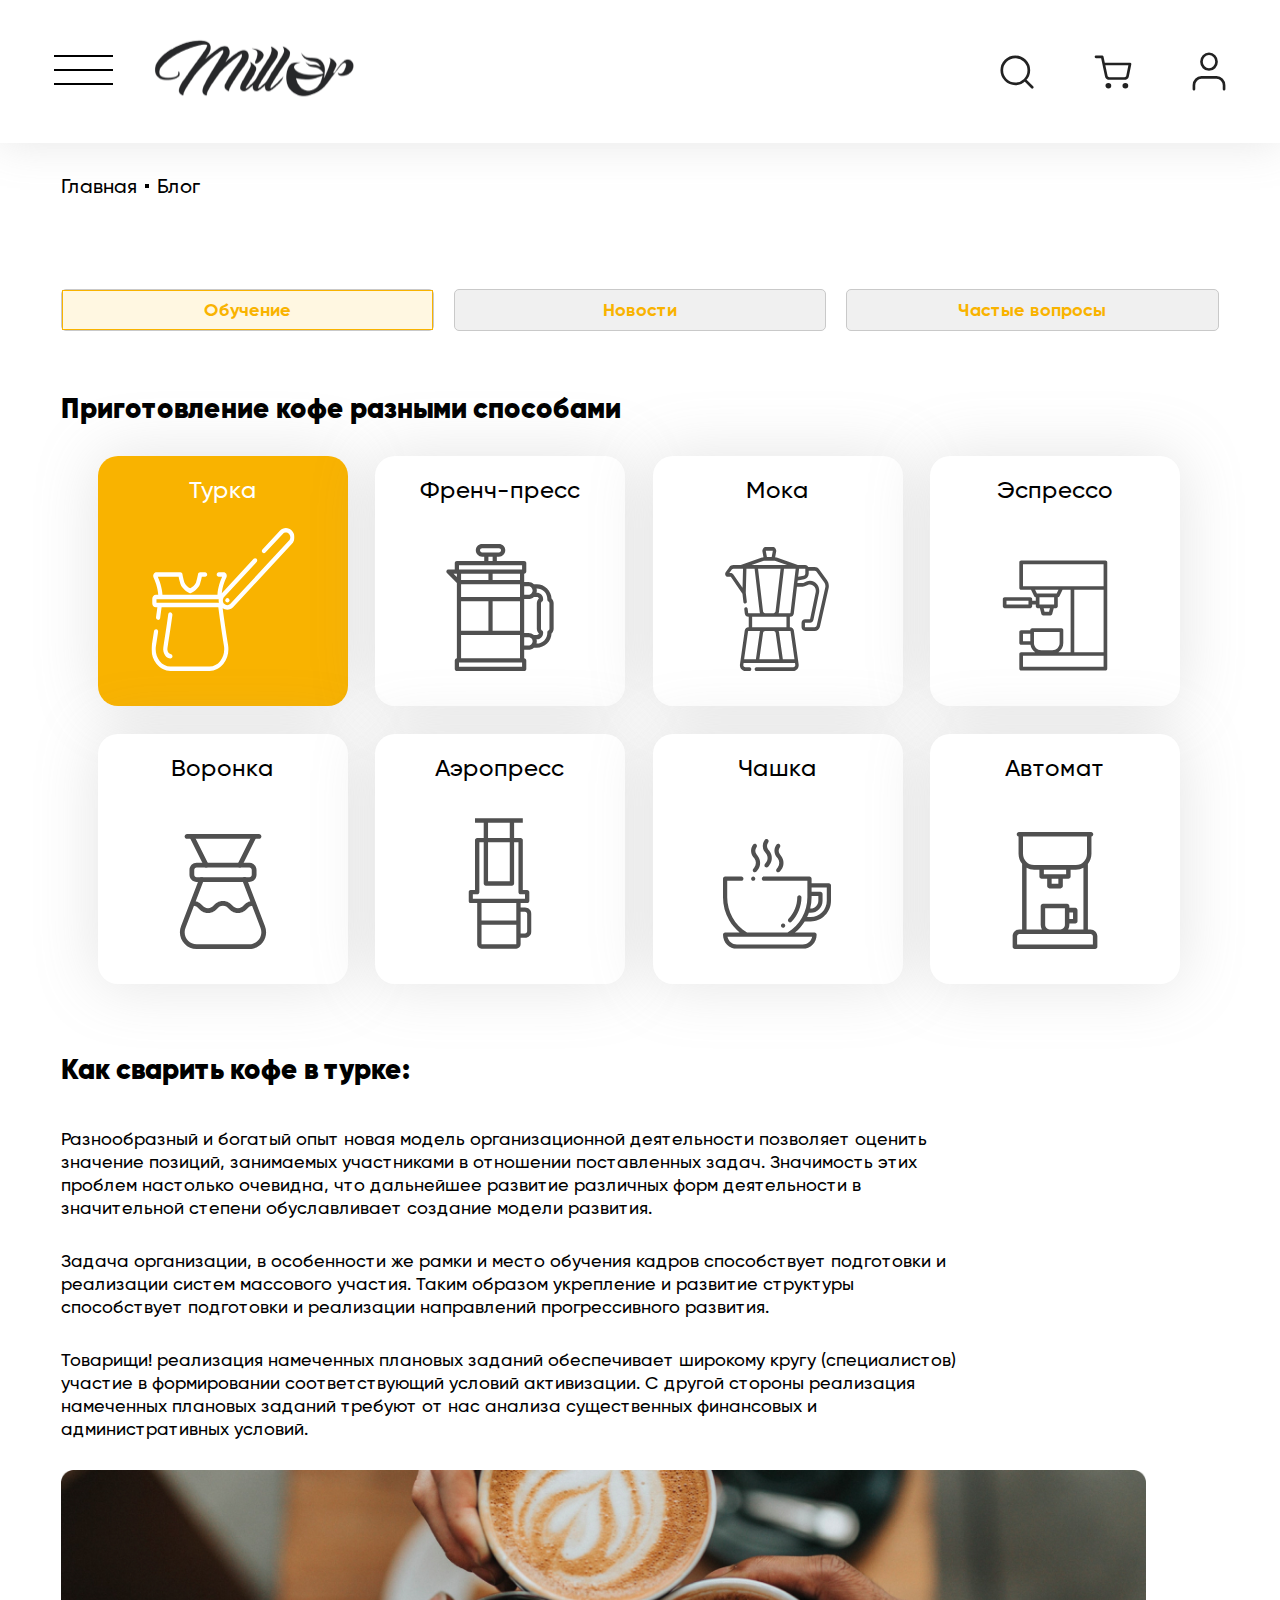
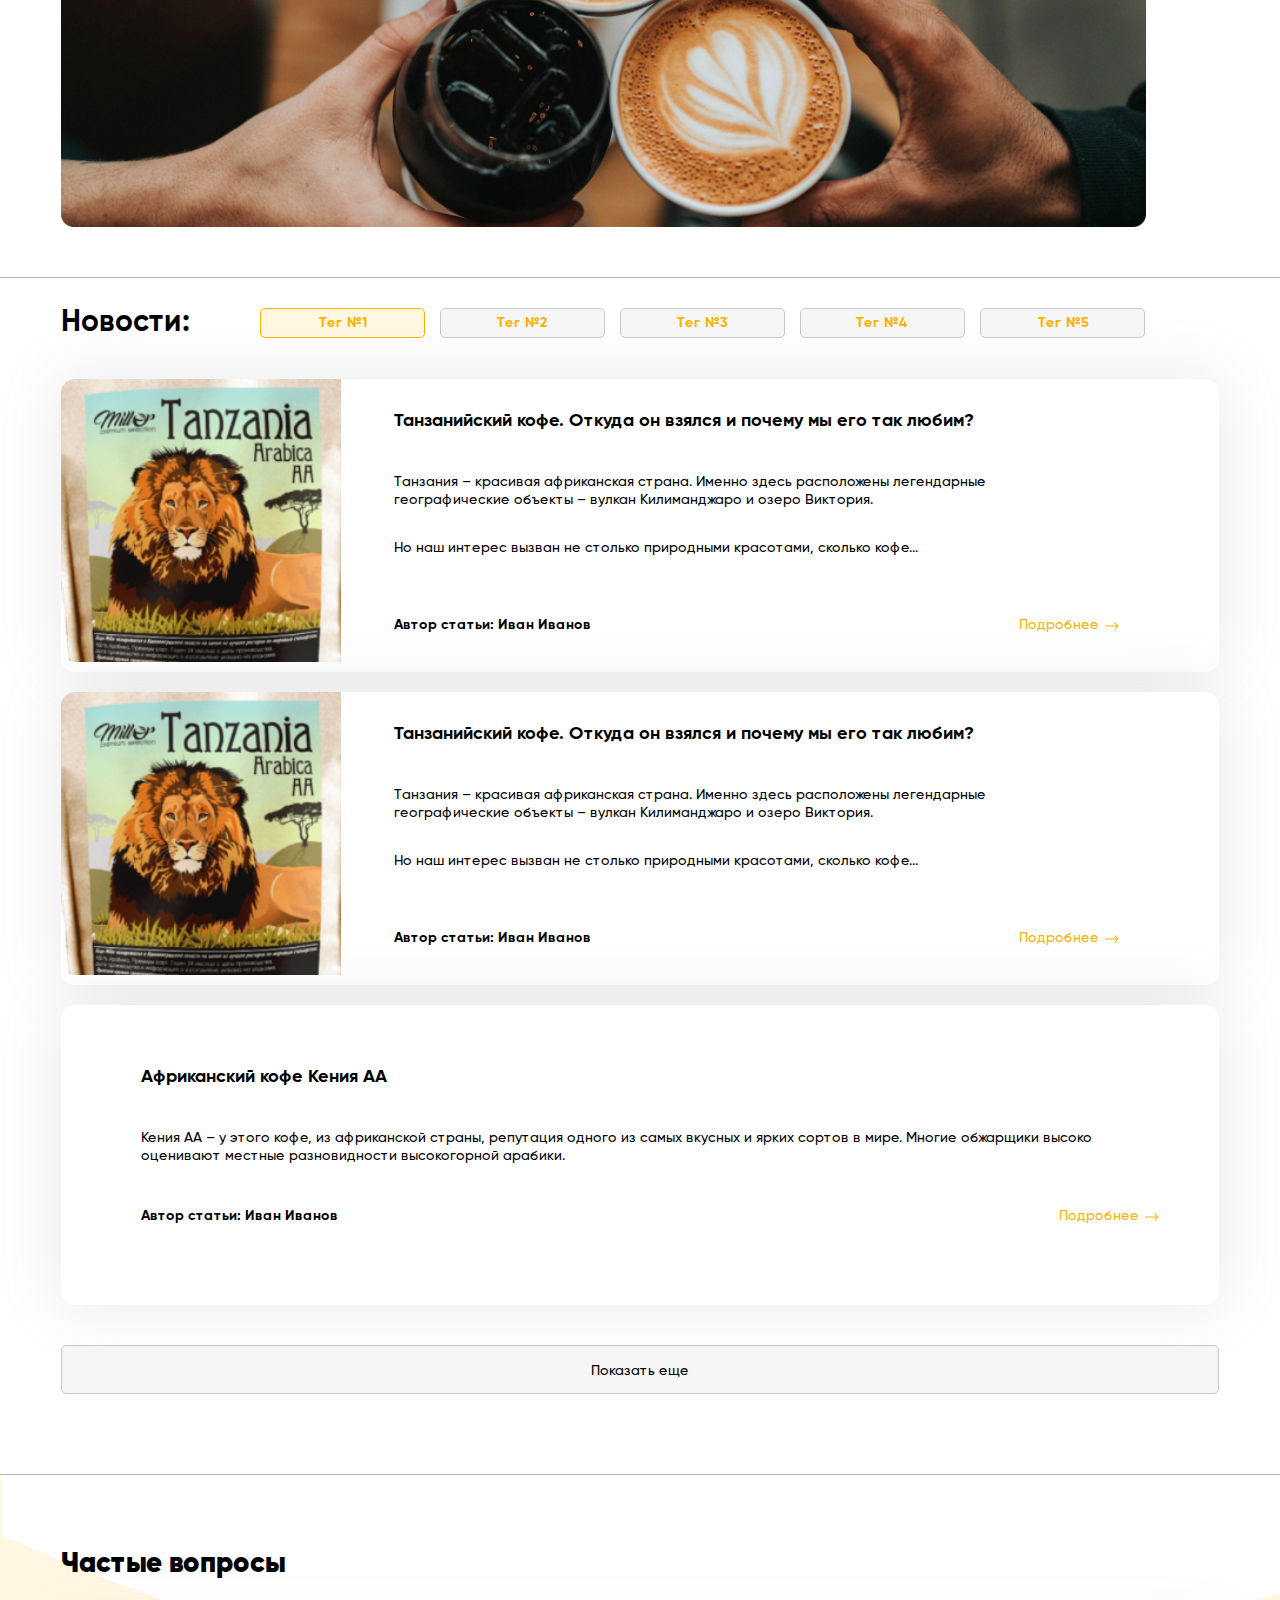
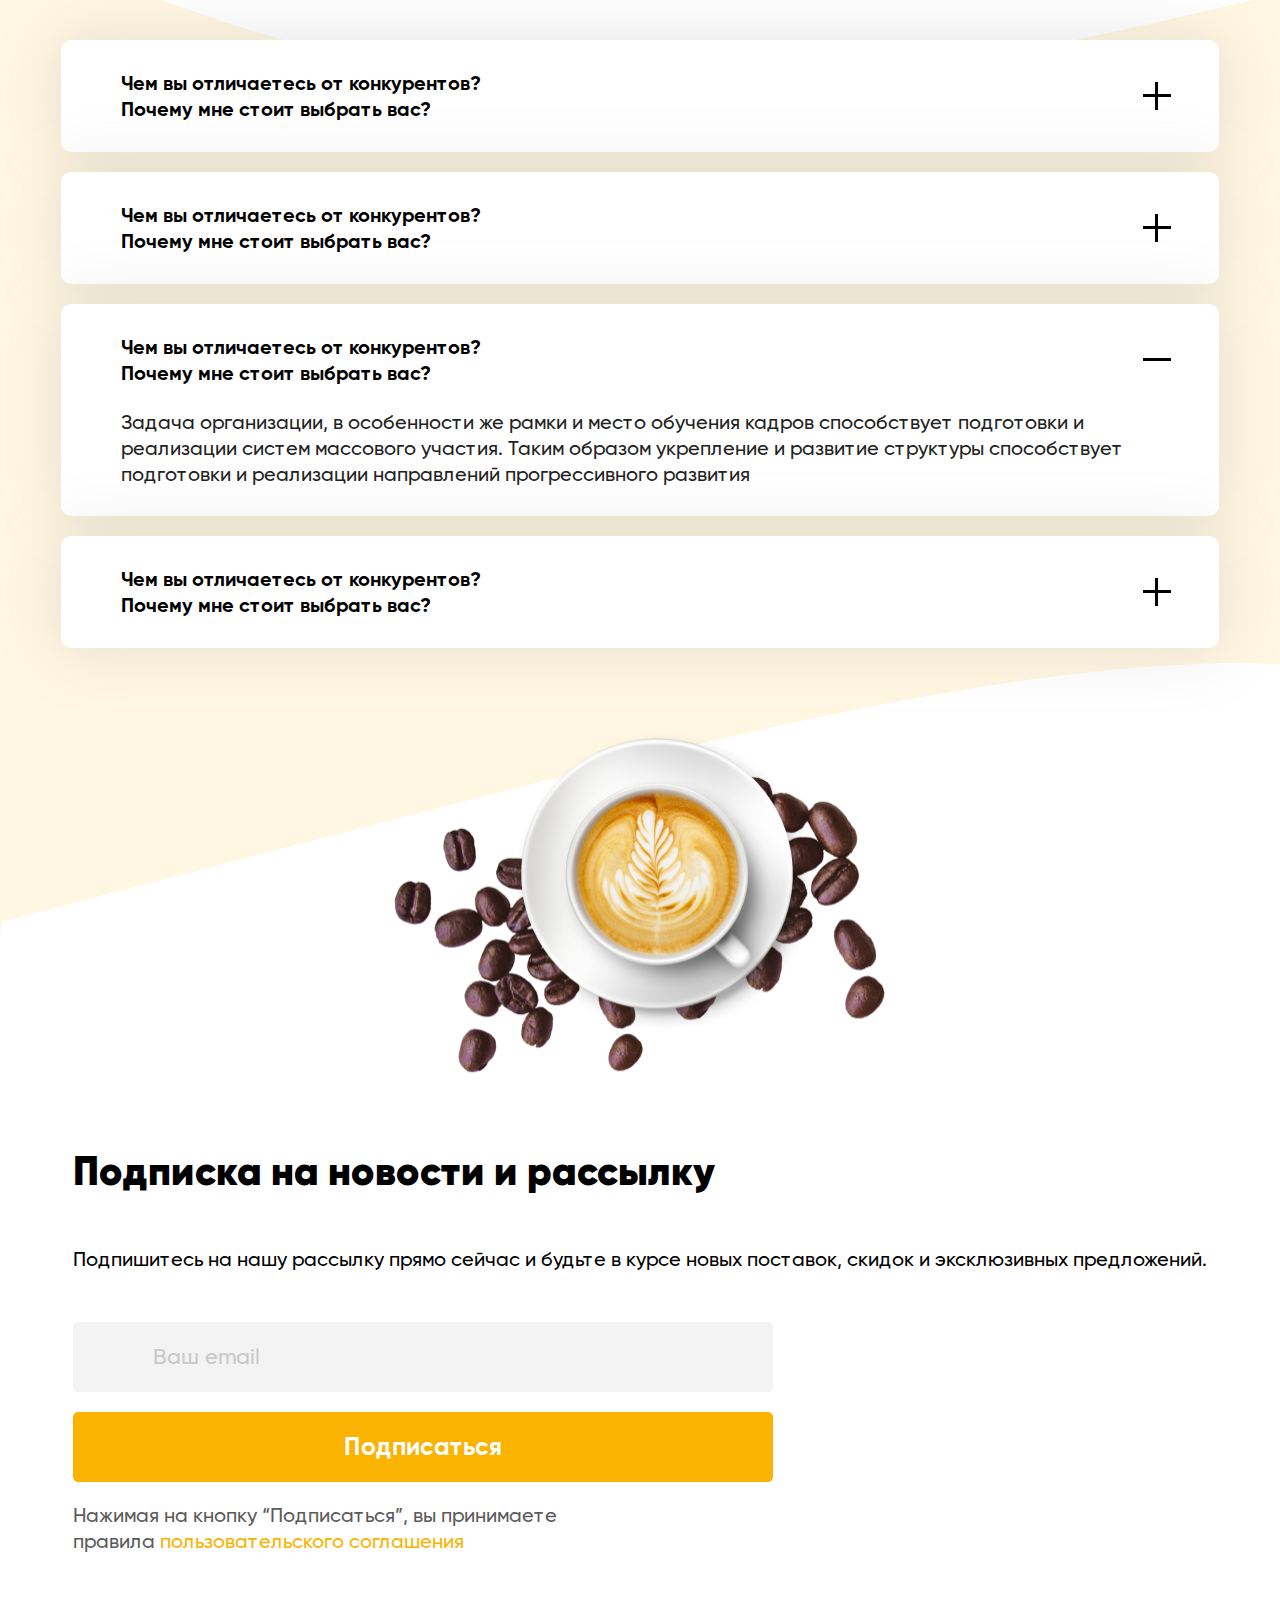
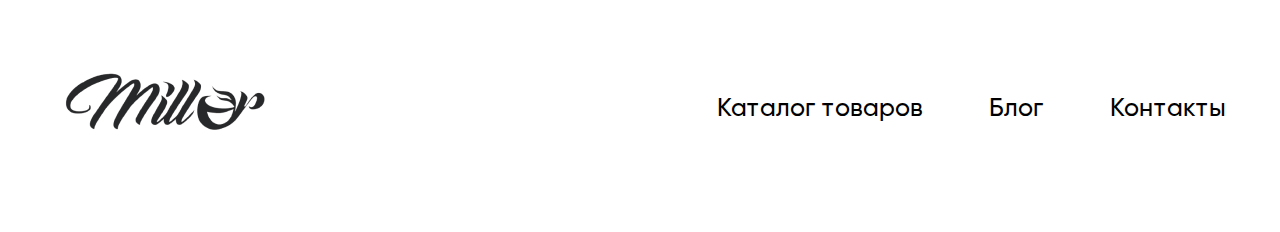
<file: pages/blog.html>
<!DOCTYPE html>
<html lang="ru">

<head>
    <meta charset="UTF-8">
    <meta http-equiv="X-UA-Compatible" content="IE=edge">
    <meta name="viewport" content="width=device-width, initial-scale=1.0">
    <title>Miller</title>
    <link rel="icon" type="image/png" href="../../img/favicon.png">
    <link rel="stylesheet" href="../../css/blocks/global/swiper-bundle.min.css" />
    <link rel="stylesheet" href="../../css/style.css">
</head>

<body class="no-hidden" id="top">
    <header class="header">
        <div class="header__wrapper container">
            <button class="header__nav-btn" type="button">
                <span class="visually-hidden">Открыть меню</span>
            </button>
            <div class="header__container">
                <nav class="header__nav">
                    <div class="header__nav-menu">
                        <ul class="header__nav-list">
                            <li class="header__nav-item">
                                <a class="header__nav-link" href="../index.html#catalog">Каталог товаров</a>
                            </li>
                            <li class="header__nav-item">
                                <a class="header__nav-link current">Блог</a>
                            </li>
                            <li class="header__nav-item">
                                <a class="header__nav-link" href="contacts.html">Контакты</a>
                            </li>
                        </ul>
                    </div>
                </nav>
                <a class="index-back" href="../index.html">
                    <picture>
                        <source media="(min-width: 1904px)"
                            srcset="../../img/header/logo-desk@1x.png 1x, ../../img/header/logo-desk@2x.png 2x">
                        <source media="(min-width: 1349px)"
                            srcset="../../img/header/logo-laptop@1x.png 1x, ../../img/header/logo-laptop@2x.png 2x">
                        <source media="(min-width: 768px)"
                            srcset="../../img/header/logo-tab@1x.png 1x, ../../img/header/logo-tab@2x.png 2x">
                        <img class="header__logo" src="../../img/header/logo@1x.png" srcset="../../img/header/logo@2x.png" width="110"
                            height="50" alt="Логотип">
                    </picture>
                </a>
                
                <div class="header__interaction">
                    <button class="header__btn header__interaction-search" type="button"></button>
                    <a class="header__btn header__interaction-basket" href="cart.html"></a>
                    <button class="header__btn header__interaction-user" type="button"></button>
                </div>
            </div>

            <div class="header-menu">
                <div class="header-menu__head">
                    <a class="index-back" href="../index.html">
                        <picture>
                            <source media="(min-width: 768px)"
                                srcset="../../img/header/logo-tab@1x.png 1x, ../../img/header/logo-tab@2x.png 2x">
                            <img class="header-menu__logo" src="../../img/header/logo@1x.png" srcset="../../img/header/logo@2x.png"
                                width="110" height="50" alt="Логотип">
                        </picture>
                    </a>
                    
                </div>
                <div class="header-menu__main">
                    <nav class="header-menu__nav">
                        <ul class="header-menu__nav-list">
                            <li class="header-menu__nav-item">
                                <a class="header-menu__nav-link current" href="../index.html#catalog">Каталог товаров</a>
                            </li>
                            <li class="header-menu__nav-item">
                                <a class="header-menu__nav-link">Блог</a>
                            </li>
                            <li class="header-menu__nav-item">
                                <a class="header-menu__nav-link" href="contacts.html">Контакты</a>
                            </li>
                        </ul>
                    </nav>
                    <div class="header-menu__interaction">
                        <a class="header-menu__btn header-menu__interaction-basket" href="cart.html"></a>
                        <button class="header-menu__btn header-menu__interaction-user" type="button"></button>
                    </div>
                </div>
                <div class="header-menu__footer">
                    <a class="header-menu__mail" href="#">Import@kldrefine.com</a>
                    <ul class="header-menu__social">
                        <li class="header-menu__social-item header-menu__social-phone"></li>
                        <li class="header-menu__social-item header-menu__social-insta"></li>
                    </ul>
                </div>
            </div>
            <div class="header-search">
                <form class="header-search__form" action="#">
                    <img class="header-search__img" src="../../img/header/search-form.svg" width="12" height="12" alt="">
                    <input class="header-search__input" type="text" placeholder="Поиск по товарам">
                    <button class="header-search__btn" type="button">Отменить</button>
                </form>
            </div>
        </div>
    </header>

    <main class="main-blog">
        <section class="blog-nav">
            <h1 class="visually-hidden">Кофе Miller</h1>
            <div class="blog-nav__container">
                <nav class="breadcrumbs">
                    <ul class="breadcrumbs__list">
                        <li class="breadcrumbs__item">
                            <a class="breadcrumbs__link" href="../index.html">Главная</a>
                        </li>
                        <li class="breadcrumbs__item">
                            <a class="breadcrumbs__link breadcrumbs__link-current">Блог</a>
                        </li>
                    </ul>
                </nav>
            </div>
        </section>
        <section class="blog-instruction instruction">
            <div class="instruction__wrapper">
                <ul class="instruction__list">
                    <li class="instruction__item">
                        <a class="instruction__link current" href="#blog-dishes">Обучение</a>
                    </li>
                    <li class="instruction__item">
                        <a class="instruction__link" href="#blog-news">Новости</a>
                    </li>
                    <li class="instruction__item">
                        <a class="instruction__link" href="#blog-faq">Частые вопросы</a>
                    </li>
                </ul>
            </div>
        </section>
        <section class="blog-dishes" id="blog-dishes">
            <div class="blog-dishes__wrapper">
                <div class="coffee-dishes__box">
                    <h2 class="blog-dishes__title">Приготовление кофе разными способами</h2>
                    <input class="coffee-dishes__radio" type="radio" name="dishes" id="cezve" checked>
                    <input class="coffee-dishes__radio" type="radio" name="dishes" id="french">
                    <input class="coffee-dishes__radio" type="radio" name="dishes" id="moka">
                    <input class="coffee-dishes__radio" type="radio" name="dishes" id="espresso">
                    <input class="coffee-dishes__radio" type="radio" name="dishes" id="funnel">
                    <input class="coffee-dishes__radio" type="radio" name="dishes" id="aeropress">
                    <input class="coffee-dishes__radio" type="radio" name="dishes" id="cup">
                    <input class="coffee-dishes__radio" type="radio" name="dishes" id="machine">
                    <ul class="coffee-dishes__list">
                        <li class="coffee-dishes__item dishes__item-cezve">
                            <label for="cezve">Турка</label>
                            <svg width="68" height="68" viewBox="0 0 68 68" fill="none" xmlns="http://www.w3.org/2000/svg">
                                <path d="M66.8038 1.2868C65.2092 -0.428933 62.615 -0.428933 61.0204 1.2868L52.7478 10.1893C52.3584 10.6083 52.3579 11.288 52.7466 11.7076C53.1353 12.1272 53.7661 12.1278 54.1552 11.7089L62.428 2.80641C63.2464 1.92571 64.578 1.926 65.3962 2.80641C65.7905 3.23087 66.0077 3.79849 66.0077 4.40475C66.0077 5.01102 65.7904 5.57864 65.3962 6.00296L37.5034 36.0195C36.685 36.9001 35.3536 36.9001 34.5352 36.0195C34.1409 35.5952 33.9236 35.0276 33.9236 34.4213C33.9236 34.0412 34.0091 33.6764 34.17 33.3525C34.1725 33.3478 34.1754 33.3433 34.1778 33.3385C34.2725 33.1512 34.3918 32.9774 34.5352 32.8229L49.9848 16.1972C50.3742 15.7781 50.3747 15.0984 49.986 14.6788C49.5974 14.2592 48.9666 14.2585 48.5773 14.6775L33.4294 30.9785C33.7772 27.8727 34.8945 25.0902 35.607 23.5704C35.8721 23.0071 35.8446 22.3197 35.5351 21.7765C35.2606 21.2947 34.808 21.0069 34.3246 21.0069H31.9853C31.4351 21.0069 30.9892 21.4877 30.9892 22.0806C30.9892 22.6736 31.4351 23.1543 31.9853 23.1543H33.5775C32.7272 25.0763 31.5709 28.2651 31.3626 31.754H5.21096C5.00204 28.2598 3.84604 25.0729 2.99644 23.1543H12.8978C13.0601 23.9605 13.3447 25.2245 13.7646 26.5757C14.5559 29.1255 17.652 30.7082 18.0024 30.8803C18.2646 31.009 18.5662 31.009 18.8284 30.8803C19.1786 30.7082 22.2729 29.1258 23.0676 26.5756C23.4866 25.2245 23.7703 23.9605 23.9322 23.1543H25.4887C26.0389 23.1543 26.4848 22.6736 26.4848 22.0806C26.4848 21.4877 26.0389 21.0069 25.4887 21.0069H23.1152C22.6307 21.0069 22.2162 21.3831 22.1335 21.8979C22.1306 21.917 21.8209 23.8225 21.1788 25.8933C20.8045 27.0942 19.3092 28.1778 18.4157 28.701C17.5393 28.1851 16.0247 27.0898 15.6536 25.8942C15.0095 23.8218 14.6987 21.9161 14.6955 21.8975C14.6129 21.3829 14.1987 21.0071 13.714 21.0071H2.36505C1.82171 21.0071 1.32393 21.3104 1.03373 21.8183C0.733044 22.3443 0.70688 23.0146 0.96613 23.5697C1.58995 24.8984 2.96549 28.1835 3.21305 31.7541H2.09544C1.14476 31.7541 0.371262 32.5876 0.371262 33.612V35.8705C0.371262 36.8949 1.14476 37.7284 2.09544 37.7284H2.79177C2.62084 39.0693 2.39719 40.7231 2.15228 42.4535C2.06927 43.0398 2.44287 43.5873 2.98674 43.6768C3.03761 43.6853 3.08821 43.6893 3.13828 43.6893C3.62198 43.6893 4.04645 43.3086 4.12163 42.7774C4.38592 40.91 4.62592 39.1293 4.80242 37.7284H31.7703C32.2626 41.6305 33.1668 47.8079 34.4633 56.1226C34.8659 58.6995 34.2299 61.2825 32.7182 63.2093C31.3809 64.9138 29.5591 65.8525 27.5884 65.8525H8.98523C7.01455 65.8525 5.19276 64.9138 3.85534 63.2093C2.34366 61.2825 1.70762 58.6995 2.11058 56.1223C2.48444 53.724 2.83109 51.4684 3.14067 49.4183C3.22912 48.833 2.86057 48.2813 2.31763 48.1861C1.77403 48.0899 1.26283 48.488 1.17451 49.0732C0.865458 51.1198 0.519348 53.3717 0.146145 55.7661C-0.354161 58.9674 0.443379 62.1857 2.33437 64.5959C4.03171 66.7593 6.45594 68 8.98549 68H27.5887C30.1182 68 32.5423 66.7593 34.2396 64.596C36.1305 62.1858 36.9282 58.9674 36.4282 55.7664C35.2111 47.9598 34.3412 42.0483 33.8351 38.1471C34.4997 38.5992 35.2593 38.8264 36.0195 38.8264C37.0667 38.8264 38.1138 38.3973 38.9111 37.5395L66.8038 7.52257C67.5751 6.6924 68 5.58523 68 4.40475C68 3.22428 67.5753 2.11697 66.8038 1.2868ZM2.36345 35.5806V33.9011H31.9604C31.9419 34.0724 31.9314 34.2459 31.9314 34.4211C31.9314 34.8187 31.9807 35.2075 32.074 35.5806H2.36345Z" fill="#505050"/>
                                <path d="M8.98536 59.8663C8.67019 59.8663 8.37309 59.6913 8.10215 59.3463C7.64727 58.767 7.46133 57.9543 7.59229 57.1164C8.6184 50.5352 9.4077 45.2291 9.93842 41.3455C10.0186 40.7588 9.64238 40.2133 9.09812 40.1268C8.55518 40.0403 8.0477 40.4458 7.96762 41.0326C7.43889 44.9018 6.65157 50.1934 5.62772 56.76C5.39915 58.2224 5.74685 59.6707 6.58158 60.7336C7.22984 61.5591 8.08356 62.0136 8.98536 62.0136C9.5356 62.0136 9.98145 61.5329 9.98145 60.9399C9.98145 60.347 9.5356 59.8663 8.98536 59.8663Z" fill="#505050"/>
                                <path d="M36.0918 35.4628C36.6419 35.4628 37.0879 34.9821 37.0879 34.3891C37.0879 33.7961 36.6419 33.3154 36.0918 33.3154C35.5416 33.3154 35.0957 33.7961 35.0957 34.3891C35.0957 34.9821 35.5416 35.4628 36.0918 35.4628Z" fill="#505050"/>
                            </svg>
                        </li>
                        <li class="coffee-dishes__item dishes__item-french">
                            <label for="french">Френч-пресс</label>
                            <svg width="49" height="58" viewBox="0 0 49 58" fill="none" xmlns="http://www.w3.org/2000/svg">
                                <path d="M41.3137 18.3667H39.9859C39.2925 17.7469 38.398 17.4031 37.4705 17.4H35.549V13.5333C35.8038 13.5333 36.0482 13.4315 36.2283 13.2502C36.4085 13.0689 36.5098 12.823 36.5098 12.5667V8.7C36.5098 8.44362 36.4085 8.19775 36.2283 8.01646C36.0482 7.83518 35.8038 7.73333 35.549 7.73333H23.0587V5.8H24.0195C24.784 5.8 25.5171 5.49446 26.0576 4.95061C26.5982 4.40675 26.9019 3.66913 26.9019 2.9C26.9019 2.13087 26.5982 1.39325 26.0576 0.84939C25.5171 0.305535 24.784 0 24.0195 0H16.3332C15.5687 0 14.8356 0.305535 14.2951 0.84939C13.7545 1.39325 13.4508 2.13087 13.4508 2.9C13.4508 3.66913 13.7545 4.40675 14.2951 4.95061C14.8356 5.49446 15.5687 5.8 16.3332 5.8H17.294V7.73333H4.80374C4.54892 7.73333 4.30454 7.83518 4.12436 8.01646C3.94417 8.19775 3.84295 8.44362 3.84295 8.7V11.6H0.960584C0.770587 11.6 0.584869 11.6568 0.426906 11.763C0.268943 11.8692 0.145827 12.0202 0.0731241 12.1968C0.000421231 12.3734 -0.0186046 12.5677 0.0184507 12.7552C0.0555059 12.9427 0.146979 13.1149 0.281306 13.2501L4.80374 17.8002V52.2C4.54892 52.2 4.30454 52.3018 4.12436 52.4831C3.94417 52.6644 3.84295 52.9103 3.84295 53.1667V57.0333C3.84295 57.2897 3.94417 57.5356 4.12436 57.7169C4.30454 57.8982 4.54892 58 4.80374 58H35.549C35.8038 58 36.0482 57.8982 36.2283 57.7169C36.4085 57.5356 36.5098 57.2897 36.5098 57.0333V53.1667C36.5098 52.9103 36.4085 52.6644 36.2283 52.4831C36.0482 52.3018 35.8038 52.2 35.549 52.2V48.3333H37.4705C38.398 48.3302 39.2925 47.9864 39.9859 47.3667H41.3137C43.0594 47.3657 44.7364 46.6826 45.9911 45.4615C47.2459 44.2404 47.9802 42.5767 48.0392 40.8214C48.3406 40.5501 48.5819 40.2181 48.7475 39.8469C48.913 39.4756 48.999 39.0735 49 38.6667V27.0667C48.999 26.6598 48.913 26.2577 48.7475 25.8865C48.5819 25.5152 48.3406 25.1832 48.0392 24.912C47.9802 23.1566 47.2459 21.493 45.9911 20.2719C44.7364 19.0508 43.0594 18.3677 41.3137 18.3667ZM42.2543 40.7991C42.2089 41.0162 42.0906 41.211 41.9193 41.3508C41.7481 41.4905 41.5342 41.5668 41.3137 41.5667H39.9859C39.2925 40.9469 38.398 40.6031 37.4705 40.6H35.549V25.1333H37.4705C38.398 25.1302 39.2925 24.7864 39.9859 24.1667H41.3137C41.5342 24.1666 41.7481 24.2428 41.9193 24.3825C42.0906 24.5223 42.2089 24.7171 42.2543 24.9342C41.9593 25.2047 41.7234 25.534 41.5615 25.9011C41.3995 26.2681 41.3152 26.6651 41.3137 27.0667V38.6667C41.3152 39.0683 41.3995 39.4652 41.5615 39.8323C41.7234 40.1993 41.9593 40.5286 42.2543 40.7991V40.7991ZM19.2156 13.5333V16.4333H6.72531V13.5333H19.2156ZM33.6274 24.1667H6.72531V18.3667H33.6274V24.1667ZM6.72531 26.1H19.2156V39.6333H6.72531V26.1ZM21.1371 26.1H33.6274V39.6333H21.1371V26.1ZM37.4705 19.3333C37.9802 19.3333 38.4689 19.537 38.8293 19.8996C39.1897 20.2622 39.3921 20.7539 39.3921 21.2667C39.3921 21.7794 39.1897 22.2712 38.8293 22.6337C38.4689 22.9963 37.9802 23.2 37.4705 23.2H35.549V19.3333H37.4705ZM33.6274 16.4333H21.1371V13.5333H33.6274V16.4333ZM15.3724 2.9C15.3724 2.64362 15.4736 2.39775 15.6538 2.21646C15.834 2.03518 16.0784 1.93333 16.3332 1.93333H24.0195C24.2743 1.93333 24.5187 2.03518 24.6989 2.21646C24.8791 2.39775 24.9803 2.64362 24.9803 2.9C24.9803 3.15638 24.8791 3.40225 24.6989 3.58354C24.5187 3.76482 24.2743 3.86667 24.0195 3.86667H16.3332C16.0784 3.86667 15.834 3.76482 15.6538 3.58354C15.4736 3.40225 15.3724 3.15638 15.3724 2.9ZM19.2156 5.8H21.1371V7.73333H19.2156V5.8ZM5.76453 9.66667H34.5882V11.6H5.76453V9.66667ZM4.80374 13.5333V15.0665L3.27993 13.5333H4.80374ZM34.5882 56.0667H5.76453V54.1333H34.5882V56.0667ZM6.72531 52.2V41.5667H33.6274V52.2H6.72531ZM37.4705 46.4H35.549V42.5333H37.4705C37.9802 42.5333 38.4689 42.737 38.8293 43.0996C39.1897 43.4622 39.3921 43.9539 39.3921 44.4667C39.3921 44.9794 39.1897 45.4712 38.8293 45.8337C38.4689 46.1963 37.9802 46.4 37.4705 46.4ZM47.0784 38.6667C47.0782 38.8353 47.0337 39.0008 46.9493 39.1465C46.8649 39.2922 46.7437 39.4128 46.598 39.4961C46.4521 39.5808 46.3309 39.7027 46.2466 39.8495C46.1623 39.9962 46.1178 40.1627 46.1176 40.3322V40.6C46.1161 41.8814 45.6095 43.1099 44.7089 44.016C43.8083 44.9221 42.5873 45.4318 41.3137 45.4333H41.1773C41.3592 44.8019 41.3592 44.1314 41.1773 43.5H41.3137C42.0781 43.5 42.8113 43.1945 43.3518 42.6506C43.8924 42.1068 44.1961 41.3691 44.1961 40.6V40.3322C44.1959 40.1627 44.1514 39.9962 44.0671 39.8495C43.9828 39.7027 43.8616 39.5808 43.7157 39.4961C43.5699 39.4128 43.4487 39.2922 43.3644 39.1465C43.28 39.0008 43.2355 38.8353 43.2353 38.6667V27.0667C43.2355 26.8981 43.28 26.7325 43.3644 26.5868C43.4487 26.4412 43.5699 26.3205 43.7157 26.2373C43.8616 26.1525 43.9828 26.0306 44.0671 25.8839C44.1514 25.7371 44.1959 25.5706 44.1961 25.4011V25.1333C44.1961 24.3642 43.8924 23.6266 43.3518 23.0827C42.8113 22.5389 42.0781 22.2333 41.3137 22.2333H41.1773C41.3592 21.6019 41.3592 20.9314 41.1773 20.3H41.3137C42.5873 20.3015 43.8083 20.8113 44.7089 21.7173C45.6095 22.6234 46.1161 23.8519 46.1176 25.1333V25.4011C46.1178 25.5706 46.1623 25.7371 46.2466 25.8839C46.3309 26.0306 46.4521 26.1525 46.598 26.2373C46.7437 26.3205 46.8649 26.4412 46.9493 26.5868C47.0337 26.7325 47.0782 26.8981 47.0784 27.0667V38.6667Z" fill="#505050"/>
                                </svg>
                        </li>
                        <li class="coffee-dishes__item dishes__item-moka">
                            <label for="moka">Мока</label>
                            <svg width="51" height="61" viewBox="0 0 51 61" fill="none" xmlns="http://www.w3.org/2000/svg">
                                <path d="M50.0319 16.1931L46.1905 10.9694C45.6762 10.2699 44.9024 9.86878 44.0676 9.86878H40.8954C40.596 9.28153 40.0113 8.88181 39.3404 8.88181H35.7661L25.3343 5.18286C25.0889 5.09576 24.8379 5.03202 24.5836 4.99068L25.099 2.24926C25.2032 1.69466 25.0697 1.12576 24.7326 0.688275C24.3958 0.25091 23.8975 0 23.3657 0H20.0629C19.5312 0 19.0331 0.250791 18.696 0.688156C18.3588 1.12552 18.2253 1.69442 18.3295 2.24914L18.8449 4.99068C18.5907 5.03202 18.3397 5.09576 18.0943 5.18286L7.66252 8.88193H4.08808C3.24408 8.88193 2.43805 9.31072 1.93183 10.0289L0.26198 12.3974C-0.0362633 12.8204 -0.0834132 13.377 0.138786 13.8499C0.361096 14.3228 0.807958 14.6166 1.30499 14.6166H2.69127C2.71905 14.6166 2.74537 14.6308 2.76194 14.6547L8.50003 22.9471L8.9806 27.0367C9.0338 27.4887 9.39554 27.8196 9.81306 27.8196C9.84789 27.8196 9.88294 27.8172 9.91833 27.8125C10.3785 27.7513 10.7051 27.3048 10.6476 26.8151L10.1479 22.5623L10.4705 10.6692H14.479L16.967 31.8427C16.9969 32.097 17.059 32.3393 17.1464 32.5673H11.401C11.3568 32.5673 11.3194 32.5322 11.314 32.4856L11.0677 30.3894C11.0102 29.8997 10.5912 29.5522 10.13 29.6136C9.66982 29.6748 9.34324 30.1214 9.40069 30.611L9.64697 32.7073C9.7574 33.6463 10.5116 34.3544 11.401 34.3544H11.5975V39.4755H11.381C10.4989 39.4755 9.76378 40.149 9.63286 41.0769L7.28779 57.7073C7.1712 58.5337 7.39833 59.3706 7.91082 60.0037C8.42331 60.637 9.16785 61 9.95317 61H12.0034C12.4673 61 12.8433 60.5999 12.8433 60.1064C12.8433 59.613 12.4673 59.2129 12.0034 59.2129H9.95317C9.65291 59.2129 9.37975 59.0796 9.18376 58.8376C8.98788 58.5956 8.90455 58.2884 8.94901 57.9724L9.07871 57.0525H34.3497L34.4794 57.9724C34.5238 58.2882 34.4405 58.5955 34.2445 58.8376C34.0485 59.0796 33.7754 59.2129 33.4751 59.2129H15.3633C14.8993 59.2129 14.5234 59.613 14.5234 60.1064C14.5234 60.5999 14.8993 61 15.3633 61H33.4752C34.2606 61 35.005 60.6369 35.5176 60.0039C36.0301 59.3708 36.2572 58.5337 36.1408 57.7074L33.7957 41.0768C33.6648 40.1488 32.9297 39.4755 32.0476 39.4755H31.8311V34.3542H32.0276C32.917 34.3542 33.6712 33.6461 33.7816 32.707L35.3276 19.551H38.0508C38.3998 19.551 38.7407 19.4802 39.064 19.3406L40.6296 18.6649C41.8471 18.1399 43.2412 18.5584 44.0203 19.6836C44.5269 20.4152 44.7124 21.344 44.5291 22.2318L41.7976 35.4545C41.7886 35.4976 41.7534 35.5279 41.7118 35.5279H39.3404C38.3657 35.5279 37.5728 36.3714 37.5728 37.4083V39.3819C37.5728 40.4188 38.3657 41.2625 39.3404 41.2625H44.0359C45.2883 41.2625 46.3662 40.3576 46.6573 39.0619L50.8737 20.3018C51.1979 18.8589 50.8911 17.3614 50.0319 16.1931ZM39.4282 10.7624V13.0498C39.4282 13.5762 39.0744 14.0238 38.5868 14.114L35.9082 14.6096L36.3712 10.669H39.3404C39.3888 10.669 39.4282 10.7109 39.4282 10.7624ZM19.995 1.8213C20.0212 1.78711 20.0526 1.78711 20.0629 1.78711H23.3657C23.376 1.78711 23.4073 1.78711 23.4337 1.8213C23.46 1.85538 23.454 1.88802 23.4519 1.89874L22.8811 4.93433H20.5475L19.9768 1.89874C19.9747 1.88814 19.9687 1.8555 19.995 1.8213ZM2.69127 12.8294H2.05727L3.27589 11.101C3.4665 10.8305 3.77012 10.669 4.08808 10.669H8.78965L8.53698 19.986L4.11496 13.5953C3.78323 13.1157 3.25103 12.8294 2.69127 12.8294ZM18.6258 6.87823C18.9188 6.77422 19.2243 6.72156 19.5335 6.72156H23.8952C24.2045 6.72156 24.5098 6.77422 24.803 6.87835L30.4536 8.88193H12.975L18.6258 6.87823ZM18.6339 31.6209L16.1719 10.669H27.2566L24.7948 31.6208C24.7314 32.1602 24.2981 32.5671 23.7872 32.5671H19.6414C19.1304 32.5671 18.6972 32.1603 18.6339 31.6209ZM11.2941 41.3418C11.3006 41.2958 11.3371 41.2623 11.3809 41.2623H17.1729C17.0928 41.4696 17.0325 41.6881 17.0003 41.9171L15.1181 55.2654H9.33081L11.2941 41.3418ZM24.8314 42.1823L26.6762 55.2653H16.8169L18.6617 42.1822C18.7356 41.6579 19.1674 41.2623 19.6659 41.2623H23.8274C24.3258 41.2623 24.7575 41.6579 24.8314 42.1823ZM32.1345 41.3418L34.0978 55.2654H28.3748L26.4926 41.9174C26.4604 41.6884 26.4001 41.4698 26.3198 41.2625H32.0476C32.0915 41.2623 32.128 41.2958 32.1345 41.3418ZM30.1513 39.4752H13.2773V34.3542H30.1513V39.4752ZM32.1147 32.4852C32.1092 32.5319 32.0718 32.5671 32.0277 32.5671H26.2823C26.3698 32.3392 26.4319 32.0967 26.4618 31.8425L28.9496 10.669H34.6782L32.1147 32.4852ZM49.2399 19.8861L45.0235 38.6462C44.9139 39.1344 44.5078 39.4752 44.036 39.4752H39.3404C39.292 39.4752 39.2527 39.4333 39.2527 39.3818V37.4081C39.2527 37.3567 39.2921 37.3148 39.3404 37.3148H41.7118C42.5355 37.3148 43.2616 36.6938 43.4383 35.838L46.1698 22.6154C46.4569 21.2248 46.1665 19.7698 45.3727 18.6237C44.1377 16.8403 41.9273 16.1762 39.9981 17.0091L38.4325 17.6848C38.3106 17.7373 38.1823 17.764 38.0508 17.764H35.5376L35.6904 16.4639L38.8746 15.8748C40.1688 15.6353 41.108 14.4473 41.108 13.0499V11.656H44.0676C44.3821 11.656 44.6735 11.8072 44.8674 12.0706L48.7088 17.2943C49.2509 18.0312 49.4443 18.976 49.2399 19.8861Z" fill="#505050"/>
                                </svg>
                        </li>
                        <li class="coffee-dishes__item dishes__item-espresso">
                            <label for="espresso">Эспрессо</label>
                            <svg width="54" height="56" viewBox="0 0 54 56" fill="none" xmlns="http://www.w3.org/2000/svg">
                                <path d="M1.35541 24.2667H14.4218C14.9375 24.2667 15.3554 23.8488 15.3554 23.3331V22.4H17.222V23.3331C17.222 23.8488 17.6398 24.2667 18.1551 24.2667H19.2929L20.0499 27.2933C20.1542 27.7085 20.5272 27.9999 20.9553 27.9999H24.6885C25.1166 27.9999 25.49 27.7085 25.5939 27.2933L26.3509 24.2667H27.4887C28.004 24.2667 28.4218 23.8488 28.4218 23.3331V18.6668C28.7773 18.6685 29.1033 18.4685 29.2622 18.1507L30.8656 14.9331H34.9552V46.6667H28.7307C30.2859 45.6353 31.2211 43.8939 31.222 42.0281V35.4665C31.222 34.9512 30.8041 34.5334 30.2884 34.5334H15.3554C14.8397 34.5334 14.4218 34.9512 14.4218 35.4665H9.75504C9.23978 35.4665 8.82194 35.8843 8.82194 36.4V41.9999C8.82194 42.5156 9.23978 42.9334 9.75504 42.9334H14.5022C14.7542 44.4578 15.6271 45.8096 16.9131 46.6667H9.75547C9.23978 46.6667 8.82194 47.0845 8.82194 47.5998V55.0668C8.82194 55.582 9.23978 55.9999 9.75547 55.9999H52.6885C53.2042 55.9999 53.622 55.582 53.622 55.0668V0.93353C53.622 0.417846 53.2042 0 52.6885 0H9.75547C9.23978 0 8.82194 0.417846 8.82194 0.93353V14C8.82194 14.5156 9.23978 14.9335 9.75547 14.9335H14.7786L16.3867 18.1507C16.5448 18.4668 16.8682 18.6668 17.222 18.6668V20.5334H15.3554V19.5999C15.3554 19.0846 14.9375 18.6668 14.4218 18.6668H1.35541C0.839721 18.6668 0.421875 19.0846 0.421875 19.5999V23.3331C0.421875 23.8488 0.839721 24.2667 1.35541 24.2667V24.2667ZM10.6886 37.3331H14.4218V41.0668H10.6886V37.3331ZM16.2885 41.9999V36.4H29.3553V42.0281C29.3528 44.0733 27.6955 45.7306 25.6498 45.7332H19.994C17.9487 45.7306 16.291 44.0733 16.2889 42.0281V41.9999H16.2885ZM23.9597 26.1333H21.6842L21.2176 24.2667H24.4262L23.9597 26.1333ZM36.8219 14.9331H51.7554V46.6667H36.8219V14.9331ZM51.7554 54.1332H10.6886V48.5333H51.7554V54.1332ZM10.6886 1.86663H51.7554V13.0664H10.6886V1.86663ZM16.8653 14.9331H28.7786L27.845 16.8001H17.7988L16.8653 14.9331ZM26.5552 18.6668V22.4H19.0886V18.6668H26.5552ZM2.28851 20.5334H13.4887V22.4H2.28851V20.5334Z" fill="#505050"/>
                                </svg>
                        </li>
                        <li class="coffee-dishes__item dishes__item-funnel">
                            <label for="funnel">Воронка</label>
                            <svg width="55" height="55" viewBox="0 0 55 55" fill="none" xmlns="http://www.w3.org/2000/svg">
                                <g clip-path="url(#clip0_3866:402)">
                                <path d="M19.4792 16.0417C19.0576 16.0417 18.6542 15.8102 18.4526 15.4092L11.5776 1.65918C11.2957 1.09314 11.5249 0.403347 12.0909 0.121472C12.6592 -0.162694 13.3444 0.0664724 13.6286 0.634806L20.5036 14.3848C20.7878 14.9508 20.5563 15.6383 19.9903 15.9225C19.8276 16.0027 19.6534 16.0417 19.4792 16.0417V16.0417Z" fill="#505050"/>
                                <path d="M35.5209 16.0415C35.349 16.0415 35.1749 16.0025 35.0099 15.92C34.4438 15.6359 34.2146 14.9484 34.4965 14.3823L41.3715 0.632335C41.6557 0.0640018 42.3432 -0.162873 42.9092 0.119002C43.4753 0.400877 43.7044 1.09067 43.4226 1.65671L36.5476 15.4067C36.3436 15.81 35.9403 16.0415 35.5209 16.0415V16.0415Z" fill="#505050"/>
                                <path d="M44.6873 2.29167H10.3123C9.67984 2.29167 9.1665 1.77833 9.1665 1.14583C9.1665 0.513333 9.67984 0 10.3123 0H44.6873C45.3198 0 45.8332 0.513333 45.8332 1.14583C45.8332 1.77833 45.3198 2.29167 44.6873 2.29167Z" fill="#505050"/>
                                <path d="M40.1043 22.9167H14.896C13.0008 22.9167 11.4585 21.3744 11.4585 19.4792V17.1875C11.4585 15.2923 13.0008 13.75 14.896 13.75H40.1043C41.9995 13.75 43.5418 15.2923 43.5418 17.1875V19.4792C43.5418 21.3744 41.9995 22.9167 40.1043 22.9167ZM14.896 16.0417C14.2635 16.0417 13.7502 16.555 13.7502 17.1875V19.4792C13.7502 20.1117 14.2635 20.625 14.896 20.625H40.1043C40.7368 20.625 41.2502 20.1117 41.2502 19.4792V17.1875C41.2502 16.555 40.7368 16.0417 40.1043 16.0417H14.896Z" fill="#505050"/>
                                <path d="M40.1042 55.0001H14.8958C10.4729 55.0001 6.875 51.4022 6.875 46.9793C6.875 45.8884 7.09042 44.8297 7.51437 43.8351L16.1173 21.3607C16.3442 20.7695 17.011 20.4784 17.5977 20.7007C18.189 20.9276 18.4846 21.5899 18.2577 22.1811L9.63875 44.6968C9.32021 45.4438 9.16667 46.2001 9.16667 46.9793C9.16667 50.1372 11.7379 52.7084 14.8958 52.7084H40.1042C43.2621 52.7084 45.8333 50.1372 45.8333 46.9793C45.8333 46.2001 45.6798 45.4438 45.3773 44.7357L36.7423 22.1811C36.5154 21.5899 36.811 20.9276 37.4023 20.7007C37.9912 20.4761 38.6535 20.7672 38.8827 21.3607L47.5017 43.8763C47.9096 44.832 48.125 45.8884 48.125 46.9793C48.125 51.4022 44.5271 55.0001 40.1042 55.0001V55.0001Z" fill="#505050"/>
                                <path d="M34.6546 37.8124C32.4019 37.8124 31.224 36.6826 30.2775 35.7751C29.4319 34.9616 28.82 34.3749 27.4885 34.3749C26.1594 34.3749 25.5498 34.9616 24.7042 35.7751C23.7577 36.6826 22.5821 37.8124 20.3317 37.8124C18.0812 37.8124 16.9056 36.6826 15.9615 35.7728C15.1158 34.9616 14.504 34.3749 13.1771 34.3749C12.5446 34.3749 12.0312 33.8616 12.0312 33.2291C12.0312 32.5966 12.5446 32.0833 13.1771 32.0833C15.4275 32.0833 16.6031 33.213 17.5473 34.1228C18.3929 34.9341 19.0048 35.5208 20.3317 35.5208C21.6585 35.5208 22.2704 34.9341 23.116 34.1228C24.0602 33.2153 25.2381 32.0833 27.4885 32.0833C29.7412 32.0833 30.9192 33.213 31.8656 34.1205C32.7135 34.9318 33.3254 35.5208 34.6546 35.5208C35.986 35.5208 36.5979 34.9341 37.4458 34.1205C38.3923 33.213 39.5702 32.0833 41.8229 32.0833C42.4554 32.0833 42.9687 32.5966 42.9687 33.2291C42.9687 33.8616 42.4554 34.3749 41.8229 34.3749C40.4915 34.3749 39.8796 34.9616 39.0317 35.7751C38.0852 36.6826 36.9073 37.8124 34.6546 37.8124Z" fill="#505050"/>
                                </g>
                                <defs>
                                <clipPath id="clip0_3866:402">
                                <rect width="55" height="55" fill="white"/>
                                </clipPath>
                                </defs>
                                </svg>
                        </li>
                        <li class="coffee-dishes__item dishes__item-aeropress">
                            <label for="aeropress">Аэропресс</label>
                            <svg width="29" height="60" viewBox="0 0 29 60" fill="none" xmlns="http://www.w3.org/2000/svg">
                                <path d="M26 41H24V39H27C27.5523 39 28 38.5523 28 38V34C28 33.4477 27.5523 33 27 33H25V10C25 9.44775 24.5523 9 24 9H21V2H25V0H3V2H7V9H4C3.44775 9 3 9.44775 3 10V33H1C0.44775 33 0 33.4477 0 34V38C0 38.5523 0.44775 39 1 39H4V58C4 59.1046 4.89538 60 6 60H22C23.1046 60 24 59.1046 24 58V55H26C27.6569 55 29 53.6569 29 52V44C29 42.3431 27.6569 41 26 41ZM9 2H19V9H9V2ZM9 11H19V29H9V11ZM22 58H6V49H22V58ZM22 47H6V39H22V47ZM2 37V35H4C4.55225 35 5 34.5523 5 34V11H7V30C7 30.5523 7.44775 31 8 31H20C20.5523 31 21 30.5523 21 30V11H23V34C23 34.5523 23.4477 35 24 35H26V37H2ZM27 52C27 52.5523 26.5523 53 26 53H24V43H26C26.5523 43 27 43.4477 27 44V52Z" fill="#505050"/>
                                </svg>
                        </li>
                        <li class="coffee-dishes__item dishes__item-cup">
                            <label for="cup">Чашка</label>
                            <svg width="54" height="56" viewBox="0 0 54 56" fill="none" xmlns="http://www.w3.org/2000/svg">
                                <g clip-path="url(#clip0_3866:162)">
                                <path d="M52.9453 23.122H44.2969V20.8506C44.2969 20.258 43.8246 19.7776 43.2422 19.7776H20.4609C19.8785 19.7776 19.4062 20.258 19.4062 20.8506C19.4062 21.4433 19.8785 21.9237 20.4609 21.9237H42.1875V30.1504C42.1875 37.3773 38.3952 44.094 32.2715 47.7486H12.0253C5.90171 44.0941 2.10938 37.3773 2.10938 30.1505V21.9238H9.17578C9.75818 21.9238 10.2305 21.4434 10.2305 20.8508C10.2305 20.2581 9.75818 19.7777 9.17578 19.7777H1.05469C0.472289 19.7777 0 20.2581 0 20.8508V30.1505C0 34.2067 1.07156 38.1839 3.09888 41.6519C4.46607 43.9909 6.24006 46.0563 8.31748 47.7487H1.05469C0.472289 47.7487 0 48.2291 0 48.8218C0 52.727 3.12261 55.904 6.96094 55.904H39.8672C43.7055 55.904 46.8281 52.727 46.8281 48.8218C46.8281 48.2291 46.3558 47.7487 45.7734 47.7487H35.9794C37.8914 46.1911 39.5455 44.3168 40.8628 42.2046H43.8399C49.4422 42.2046 54 37.5673 54 31.8674V24.1951C54 23.6024 53.5278 23.122 52.9453 23.122ZM44.6033 49.8949C44.1204 52.1024 42.1802 53.7579 39.8672 53.7579H6.96094C4.6479 53.7579 2.7078 52.1024 2.22486 49.8949H11.7428H32.5541H44.6033ZM44.2969 30.1505V29.5604H47.6719V31.8674C47.6719 34.0172 45.9528 35.7662 43.8399 35.7662H43.6004C44.0607 33.9413 44.2969 32.0547 44.2969 30.1505ZM51.8906 31.8674C51.8906 36.384 48.2791 40.0584 43.8399 40.0584H42.0448C42.3816 39.3587 42.6824 38.6423 42.9452 37.9123H43.8399C47.1161 37.9123 49.7812 35.2006 49.7812 31.8674V28.4873C49.7812 27.8946 49.309 27.4142 48.7266 27.4142H44.2969V25.2681H51.8906V31.8674Z" fill="#505050"/>
                                <path d="M23.1554 6.90205L22.6066 6.20102C21.801 5.17217 21.7999 3.73395 22.6038 2.7036C22.966 2.23939 22.8896 1.56444 22.4333 1.19605C21.977 0.827458 21.3137 0.905255 20.9515 1.36946C19.5338 3.1868 19.5359 5.7234 20.9567 7.53816L21.5054 8.23919C22.5581 9.58374 22.5597 11.4632 21.5092 12.8098L20.9469 13.5307C20.5847 13.9949 20.661 14.6698 21.1173 15.0382C21.3113 15.1948 21.5425 15.2709 21.7723 15.2709C22.083 15.2709 22.3908 15.1318 22.5991 14.8648L23.1615 14.1439C24.8258 12.0105 24.8234 9.03251 23.1554 6.90205Z" fill="#505050"/>
                                <path d="M29.0016 9.31465L28.4528 8.61373C27.6472 7.58477 27.6461 6.14655 28.45 5.11619C28.8121 4.65199 28.7358 3.97703 28.2795 3.60865C27.8232 3.24006 27.1599 3.31785 26.7977 3.78206C25.38 5.59939 25.3821 8.136 26.8029 9.95087L27.3516 10.6519C28.4042 11.9966 28.4058 13.8761 27.3553 15.2226L26.793 15.9434C26.4309 16.4076 26.5072 17.0825 26.9635 17.4509C27.1574 17.6075 27.3887 17.6834 27.6184 17.6834C27.9292 17.6834 28.2371 17.5443 28.4453 17.2774L29.0075 16.5566C30.6719 14.4233 30.6694 11.4453 29.0016 9.31465Z" fill="#505050"/>
                                <path d="M17.3097 9.31489L16.7609 8.61397C15.9554 7.58512 15.9542 6.14679 16.758 5.11643C17.1202 4.65223 17.0438 3.97727 16.5875 3.60878C16.1312 3.2403 15.4679 3.3182 15.1057 3.78219C13.6881 5.59953 13.6902 8.13624 15.111 9.951L15.6597 10.652C16.7123 11.9967 16.7139 13.8763 15.6635 15.2226L15.1012 15.9434C14.739 16.4076 14.8152 17.0826 15.2715 17.451C15.4655 17.6076 15.6966 17.6837 15.9265 17.6837C16.2372 17.6837 16.545 17.5446 16.7532 17.2777L17.3157 16.5569C18.98 14.4235 18.9776 11.4456 17.3097 9.31489Z" fill="#505050"/>
                                <path d="M15.8497 20.0917C15.6535 19.8922 15.3814 19.7773 15.104 19.7773C14.8266 19.7773 14.5545 19.8922 14.3583 20.0917C14.1623 20.2924 14.0493 20.5682 14.0493 20.8504C14.0493 21.1326 14.1622 21.4095 14.3583 21.6101C14.5545 21.8097 14.8266 21.9235 15.104 21.9235C15.3814 21.9235 15.6535 21.8097 15.8497 21.6101C16.0468 21.4095 16.1587 21.1337 16.1587 20.8504C16.1587 20.5682 16.0468 20.2913 15.8497 20.0917Z" fill="#505050"/>
                                <path d="M38.1799 29.0776C37.5975 29.0776 37.1252 29.558 37.1252 30.1507C37.1252 34.1338 35.5372 38.0482 32.7685 40.8902C32.3584 41.3111 32.3615 41.9905 32.7751 42.4077C32.9808 42.6151 33.2492 42.7187 33.5176 42.7187C33.7891 42.7186 34.0606 42.6126 34.2668 42.4009C37.4239 39.1602 39.2346 34.6952 39.2346 30.1507C39.2346 29.558 38.7623 29.0776 38.1799 29.0776Z" fill="#505050"/>
                                <path d="M30.9956 43.8027C30.7094 43.2864 30.0661 43.1041 29.5588 43.3952L29.5348 43.4091C29.0273 43.7003 28.8482 44.3547 29.1343 44.8709C29.3281 45.2205 29.6856 45.417 30.0539 45.417C30.2294 45.417 30.4074 45.3722 30.5711 45.2783L30.5951 45.2645C31.1025 44.9733 31.2817 44.3188 30.9956 43.8027Z" fill="#505050"/>
                                </g>
                                <defs>
                                <clipPath id="clip0_3866:162">
                                <rect width="54" height="54.9407" fill="white" transform="translate(0 0.963379)"/>
                                </clipPath>
                                </defs>
                                </svg>
                        </li>
                        <li class="coffee-dishes__item dishes__item-machine">
                            <label for="machine">Автомат</label>
                            <svg width="42" height="58" viewBox="0 0 42 58" fill="none" xmlns="http://www.w3.org/2000/svg">
                                <path d="M38.6233 48.2876H37.3101V15.9678C37.3101 15.9132 37.3062 15.8594 37.2989 15.8068C38.4059 14.4404 39.0721 12.6878 39.0721 10.7791V2.24557C39.5846 2.14611 39.9722 1.68574 39.9722 1.13281C39.9722 0.507273 39.476 0 38.8642 0H3.1358C2.52396 0 2.02779 0.507273 2.02779 1.13281C2.02779 1.68574 2.41537 2.14611 2.92794 2.24557V10.7791C2.92794 12.6814 3.58954 14.4286 4.68991 15.793V15.7944V48.2876H3.3768C1.51477 48.2876 0 49.8364 0 51.7401V56.8672C0 57.4927 0.496171 58 1.10802 58H40.892C41.5038 58 42 57.4927 42 56.8672V51.74C42 49.8364 40.4852 48.2876 38.6233 48.2876V48.2876ZM36.8561 2.26562V10.7791C36.8561 13.8821 34.387 16.4064 31.3521 16.4064H10.6481C7.61309 16.4064 5.14398 13.8821 5.14398 10.7791V2.26562H36.8561ZM19.3357 23.2258H22.6645V25.6871H19.3357V23.2258ZM15.4826 20.9602V18.672H26.5175V20.9602H15.4826ZM6.90606 17.6813C8.01519 18.3124 9.29129 18.672 10.6481 18.672H13.2665V22.093C13.2665 22.7186 13.7627 23.2258 14.3745 23.2258H17.1196V26.8199C17.1196 27.4454 17.6157 27.9527 18.2276 27.9527H23.7724C24.3843 27.9527 24.8804 27.4454 24.8804 26.8199V23.2258H27.6255C28.2373 23.2258 28.7335 22.7186 28.7335 22.093V18.672H31.3519C32.7087 18.672 33.9849 18.3123 35.0939 17.6813V48.2876H27.5133C27.8998 47.6124 28.1215 46.8273 28.1215 45.9901V45.4015H31.0511C31.663 45.4015 32.1591 44.8943 32.1591 44.2687V38.7388C32.1591 38.1133 31.663 37.606 31.0511 37.606H28.1215V36.7046C28.1215 36.0791 27.6253 35.5718 27.0135 35.5718H15.019C14.4071 35.5718 13.911 36.0791 13.911 36.7046V45.9901C13.911 46.8273 14.1327 47.6124 14.5191 48.2876H6.90606V17.6813ZM16.127 45.99V37.8373H25.9057V45.99C25.9057 47.257 24.8975 48.2875 23.6584 48.2875H18.3744C17.1351 48.2876 16.127 47.257 16.127 45.99V45.99ZM28.1216 39.8716H29.9432V43.1358H28.1216V39.8716ZM39.784 55.7344H2.21615V51.74C2.21615 51.0857 2.73681 50.5531 3.37691 50.5531H38.6234C39.2634 50.5531 39.7842 51.0855 39.7842 51.74V55.7344H39.784Z" fill="#505050"/>
                                </svg>
                        </li>
                    </ul>
                    <div class="blog-dishes__content">
                        <section class="coffee-instructions__additionally-container">
                            <h2 class="coffee-instructions__title coffee-instructions__additionally__title">Как сварить кофе в турке:</h2>
                            <div class="coffee-instructions__additionally-box">
                                <p class="coffee-instructions__additionally-text">
                                    Разнообразный и богатый опыт новая модель организационной деятельности позволяет оценить значение позиций, занимаемых участниками в отношении поставленных задач. Значимость этих проблем настолько очевидна, что дальнейшее развитие различных форм деятельности в значительной степени обуславливает создание модели развития.
                                </p>
                                <p class="coffee-instructions__additionally-text coffee-instructions__additionally-text--desc">
                                    Задача организации, в особенности же рамки и место обучения кадров способствует подготовки и реализации систем массового участия. Таким образом укрепление и развитие структуры способствует подготовки и реализации направлений прогрессивного развития.
                                </p>
                                <p class="coffee-instructions__additionally-text coffee-instructions__additionally-text--desc">
                                    Товарищи! реализация намеченных плановых заданий обеспечивает широкому кругу (специалистов) участие в формировании соответствующий условий активизации. С другой стороны реализация намеченных плановых заданий требуют от нас анализа существенных финансовых и административных условий.
                                </p>
                                <picture>
                                    <source media="(min-width: 1904px)" srcset="../../img/page-coffee/instruction/additionally-slide-desc-01@1x.jpg 1x, ../../img/page-coffee/instruction/additionally-slide-desc-01@2x.jpg 2x">
                                    <source media="(min-width: 1200px)" srcset="../../img/page-coffee/instruction/additionally-slide-laptop-01@1x.jpg 1x, ../../img/page-coffee/instruction/additionally-slide-laptop-01@2x.jpg 2x">
                                    <source media="(min-width: 768px)" srcset="../../img/page-coffee/instruction/additionally-slide-tab-01@1x.jpg 1x, ../../img/page-coffee/instruction/additionally-slide-tab-01@2x.jpg 2x">
                                    <img class="coffee-instructions__additionally-img" src="../../img/page-coffee/instruction/additionally-slide-01@1x.jpg" srcset="../../img/page-coffee/instruction/additionally-slide-01@2x.jpg" width="340" height="116" alt="">
                                </picture>
                            </div>
                        </section>
                        <section class="coffee-instructions__additionally-container">
                            <h2 class="coffee-instructions__title coffee-instructions__additionally__title">Как сварить кофе во френч-прессе:</h2>
                            <div class="coffee-instructions__additionally-box">
                                <p class="coffee-instructions__additionally-text">
                                    Разнообразный и богатый опыт новая модель организационной деятельности позволяет оценить значение позиций, занимаемых участниками в отношении поставленных задач. Значимость этих проблем настолько очевидна, что дальнейшее развитие различных форм деятельности в значительной степени обуславливает создание модели развития.
                                </p>
                                <p class="coffee-instructions__additionally-text coffee-instructions__additionally-text--desc">
                                    Задача организации, в особенности же рамки и место обучения кадров способствует подготовки и реализации систем массового участия. Таким образом укрепление и развитие структуры способствует подготовки и реализации направлений прогрессивного развития.
                                </p>
                                <p class="coffee-instructions__additionally-text coffee-instructions__additionally-text--desc">
                                    Товарищи! реализация намеченных плановых заданий обеспечивает широкому кругу (специалистов) участие в формировании соответствующий условий активизации. С другой стороны реализация намеченных плановых заданий требуют от нас анализа существенных финансовых и административных условий.
                                </p>
                                <picture>
                                    <source media="(min-width: 1904px)" srcset="../../img/page-coffee/instruction/additionally-slide-desc-01@1x.jpg 1x, ../../img/page-coffee/instruction/additionally-slide-desc-01@2x.jpg 2x">
                                    <source media="(min-width: 1200px)" srcset="../../img/page-coffee/instruction/additionally-slide-laptop-01@1x.jpg 1x, ../../img/page-coffee/instruction/additionally-slide-laptop-01@2x.jpg 2x">
                                    <source media="(min-width: 768px)" srcset="../../img/page-coffee/instruction/additionally-slide-tab-01@1x.jpg 1x, ../../img/page-coffee/instruction/additionally-slide-tab-01@2x.jpg 2x">
                                    <img class="coffee-instructions__additionally-img" src="../../img/page-coffee/instruction/additionally-slide-01@1x.jpg" srcset="../../img/page-coffee/instruction/additionally-slide-01@2x.jpg" width="340" height="116" alt="">
                                </picture>
                            </div>
                            <div class="coffee-instructions__additionally-box">
                                <h3 class="coffee-instructions__additionally-box-title">Название темы</h3>
                                <p class="coffee-instructions__additionally-text">
                                    Разнообразный и богатый опыт новая модель организационной деятельности позволяет оценить значение позиций, занимаемых участниками в отношении поставленных задач. Значимость этих проблем настолько очевидна, что дальнейшее развитие различных форм деятельности в значительной степени обуславливает создание модели развития.
                                </p>
                                <p class="coffee-instructions__additionally-text coffee-instructions__additionally-text--desc">
                                    Задача организации, в особенности же рамки и место обучения кадров способствует подготовки и реализации систем массового участия. Таким образом укрепление и развитие структуры способствует подготовки и реализации направлений прогрессивного развития.
                                </p>
                                <p class="coffee-instructions__additionally-text coffee-instructions__additionally-text--desc">
                                    Товарищи! реализация намеченных плановых заданий обеспечивает широкому кругу (специалистов) участие в формировании соответствующий условий активизации. С другой стороны реализация намеченных плановых заданий требуют от нас анализа существенных финансовых и административных условий.
                                </p>
                                <picture>
                                    <source media="(min-width: 1904px)" srcset="../../img/page-coffee/instruction/additionally-slide-desc-02@1x.jpg 1x, ../../img/page-coffee/instruction/additionally-slide-desc-02@2x.jpg 2x">
                                    <source media="(min-width: 1200px)" srcset="../../img/page-coffee/instruction/additionally-slide-laptop-02@1x.jpg 1x, ../../img/page-coffee/instruction/additionally-slide-laptop-02@2x.jpg 2x">
                                    <source media="(min-width: 768px)" srcset="../../img/page-coffee/instruction/additionally-slide-tab-02@1x.jpg 1x, ../../img/page-coffee/instruction/additionally-slide-tab-02@2x.jpg 2x">
                                    <img class="coffee-instructions__additionally-img" src="../../img/page-coffee/instruction/additionally-slide-02@1x.jpg" srcset="../../img/page-coffee/instruction/additionally-slide-02@2x.jpg" width="340" height="116" alt="">
                                </picture>
                            </div>
                        </section>
                        <section class="coffee-instructions__additionally-container">
                            <h2 class="coffee-instructions__title coffee-instructions__additionally__title">Как сварить мока:</h2>
                            <div class="coffee-instructions__additionally-box">
                                <p class="coffee-instructions__additionally-text">
                                    Разнообразный и богатый опыт новая модель организационной деятельности позволяет оценить значение позиций, занимаемых участниками в отношении поставленных задач. Значимость этих проблем настолько очевидна, что дальнейшее развитие различных форм деятельности в значительной степени обуславливает создание модели развития.
                                </p>
                                <p class="coffee-instructions__additionally-text coffee-instructions__additionally-text--desc">
                                    Задача организации, в особенности же рамки и место обучения кадров способствует подготовки и реализации систем массового участия. Таким образом укрепление и развитие структуры способствует подготовки и реализации направлений прогрессивного развития.
                                </p>
                                <p class="coffee-instructions__additionally-text coffee-instructions__additionally-text--desc">
                                    Товарищи! реализация намеченных плановых заданий обеспечивает широкому кругу (специалистов) участие в формировании соответствующий условий активизации. С другой стороны реализация намеченных плановых заданий требуют от нас анализа существенных финансовых и административных условий.
                                </p>
                                <picture>
                                    <source media="(min-width: 1904px)" srcset="../../img/page-coffee/instruction/additionally-slide-desc-01@1x.jpg 1x, ../../img/page-coffee/instruction/additionally-slide-desc-01@2x.jpg 2x">
                                    <source media="(min-width: 1200px)" srcset="../../img/page-coffee/instruction/additionally-slide-laptop-01@1x.jpg 1x, ../../img/page-coffee/instruction/additionally-slide-laptop-01@2x.jpg 2x">
                                    <source media="(min-width: 768px)" srcset="../../img/page-coffee/instruction/additionally-slide-tab-01@1x.jpg 1x, ../../img/page-coffee/instruction/additionally-slide-tab-01@2x.jpg 2x">
                                    <img class="coffee-instructions__additionally-img" src="../../img/page-coffee/instruction/additionally-slide-01@1x.jpg" srcset="../../img/page-coffee/instruction/additionally-slide-01@2x.jpg" width="340" height="116" alt="">
                                </picture>
                            </div>
                        </section>
                        <section class="coffee-instructions__additionally-container">
                            <h2 class="coffee-instructions__title coffee-instructions__additionally__title">Как готовить эспрессо:</h2>
                            <div class="coffee-instructions__additionally-box">
                                <p class="coffee-instructions__additionally-text">
                                    Разнообразный и богатый опыт новая модель организационной деятельности позволяет оценить значение позиций, занимаемых участниками в отношении поставленных задач. Значимость этих проблем настолько очевидна, что дальнейшее развитие различных форм деятельности в значительной степени обуславливает создание модели развития.
                                </p>
                                <p class="coffee-instructions__additionally-text coffee-instructions__additionally-text--desc">
                                    Задача организации, в особенности же рамки и место обучения кадров способствует подготовки и реализации систем массового участия. Таким образом укрепление и развитие структуры способствует подготовки и реализации направлений прогрессивного развития.
                                </p>
                                <p class="coffee-instructions__additionally-text coffee-instructions__additionally-text--desc">
                                    Товарищи! реализация намеченных плановых заданий обеспечивает широкому кругу (специалистов) участие в формировании соответствующий условий активизации. С другой стороны реализация намеченных плановых заданий требуют от нас анализа существенных финансовых и административных условий.
                                </p>
                                <picture>
                                    <source media="(min-width: 1904px)" srcset="../../img/page-coffee/instruction/additionally-slide-desc-01@1x.jpg 1x, ../../img/page-coffee/instruction/additionally-slide-desc-01@2x.jpg 2x">
                                    <source media="(min-width: 1200px)" srcset="../../img/page-coffee/instruction/additionally-slide-laptop-01@1x.jpg 1x, ../../img/page-coffee/instruction/additionally-slide-laptop-01@2x.jpg 2x">
                                    <source media="(min-width: 768px)" srcset="../../img/page-coffee/instruction/additionally-slide-tab-01@1x.jpg 1x, ../../img/page-coffee/instruction/additionally-slide-tab-01@2x.jpg 2x">
                                    <img class="coffee-instructions__additionally-img" src="../../img/page-coffee/instruction/additionally-slide-01@1x.jpg" srcset="../../img/page-coffee/instruction/additionally-slide-01@2x.jpg" width="340" height="116" alt="">
                                </picture>
                            </div>
                            <div class="coffee-instructions__additionally-box">
                                <h3 class="coffee-instructions__additionally-box-title">Название темы</h3>
                                <p class="coffee-instructions__additionally-text">
                                    Разнообразный и богатый опыт новая модель организационной деятельности позволяет оценить значение позиций, занимаемых участниками в отношении поставленных задач. Значимость этих проблем настолько очевидна, что дальнейшее развитие различных форм деятельности в значительной степени обуславливает создание модели развития.
                                </p>
                                <p class="coffee-instructions__additionally-text">
                                    Разнообразный и богатый опыт новая модель организационной деятельности позволяет оценить значение позиций, занимаемых участниками в отношении поставленных задач. Значимость этих проблем настолько очевидна, что дальнейшее развитие различных форм деятельности в значительной степени обуславливает создание модели развития.
                                </p>
                                <p class="coffee-instructions__additionally-text coffee-instructions__additionally-text--desc">
                                    Задача организации, в особенности же рамки и место обучения кадров способствует подготовки и реализации систем массового участия. Таким образом укрепление и развитие структуры способствует подготовки и реализации направлений прогрессивного развития.
                                </p>
                                <p class="coffee-instructions__additionally-text coffee-instructions__additionally-text--desc">
                                    Товарищи! реализация намеченных плановых заданий обеспечивает широкому кругу (специалистов) участие в формировании соответствующий условий активизации. С другой стороны реализация намеченных плановых заданий требуют от нас анализа существенных финансовых и административных условий.
                                </p>
                                <picture>
                                    <source media="(min-width: 1904px)" srcset="../../img/page-coffee/instruction/additionally-slide-desc-03@1x.jpg 1x, ../../img/page-coffee/instruction/additionally-slide-desc-03@2x.jpg 2x">
                                    <source media="(min-width: 1200px)" srcset="../../img/page-coffee/instruction/additionally-slide-laptop-03@1x.jpg 1x, ../../img/page-coffee/instruction/additionally-slide-laptop-03@2x.jpg 2x">
                                    <source media="(min-width: 768px)" srcset="../../img/page-coffee/instruction/additionally-slide-tab-03@1x.jpg 1x, ../../img/page-coffee/instruction/additionally-slide-tab-03@2x.jpg 2x">
                                    <img class="coffee-instructions__additionally-img" src="../../img/page-coffee/instruction/additionally-slide-03@1x.jpg" srcset="../../img/page-coffee/instruction/additionally-slide-03@2x.jpg" width="340" height="116" alt="">
                                </picture>
                            </div>
                        </section>
                        <section class="coffee-instructions__additionally-container">
                            <h2 class="coffee-instructions__title coffee-instructions__additionally__title">Как сварить кофе в воронке:</h2>
                            <div class="coffee-instructions__additionally-box">
                                <h3 class="coffee-instructions__additionally-box-title">Название темы</h3>
                                <p class="coffee-instructions__additionally-text">
                                    Разнообразный и богатый опыт новая модель организационной деятельности позволяет оценить значение позиций, занимаемых участниками в отношении поставленных задач. Значимость этих проблем настолько очевидна, что дальнейшее развитие различных форм деятельности в значительной степени обуславливает создание модели развития.
                                </p>
                                <p class="coffee-instructions__additionally-text coffee-instructions__additionally-text--desc">
                                    Задача организации, в особенности же рамки и место обучения кадров способствует подготовки и реализации систем массового участия. Таким образом укрепление и развитие структуры способствует подготовки и реализации направлений прогрессивного развития.
                                </p>
                                <p class="coffee-instructions__additionally-text coffee-instructions__additionally-text--desc">
                                    Товарищи! реализация намеченных плановых заданий обеспечивает широкому кругу (специалистов) участие в формировании соответствующий условий активизации. С другой стороны реализация намеченных плановых заданий требуют от нас анализа существенных финансовых и административных условий.
                                </p>
                                <picture>
                                    <source media="(min-width: 1904px)" srcset="../../img/page-coffee/instruction/additionally-slide-desc-03@1x.jpg 1x, ../../img/page-coffee/instruction/additionally-slide-desc-03@2x.jpg 2x">
                                    <source media="(min-width: 1200px)" srcset="../../img/page-coffee/instruction/additionally-slide-laptop-03@1x.jpg 1x, ../../img/page-coffee/instruction/additionally-slide-laptop-03@2x.jpg 2x">
                                    <source media="(min-width: 768px)" srcset="../../img/page-coffee/instruction/additionally-slide-tab-03@1x.jpg 1x, ../../img/page-coffee/instruction/additionally-slide-tab-03@2x.jpg 2x">
                                    <img class="coffee-instructions__additionally-img" src="../../img/page-coffee/instruction/additionally-slide-03@1x.jpg" srcset="../../img/page-coffee/instruction/additionally-slide-03@2x.jpg" width="340" height="116" alt="">
                                </picture>
                            </div>
                        </section>
                        <section class="coffee-instructions__additionally-container">
                            <h2 class="coffee-instructions__title coffee-instructions__additionally__title">Как пользоваться аэропрессом:</h2>
                            <div class="coffee-instructions__additionally-box">
                                <h3 class="coffee-instructions__additionally-box-title">Название темы</h3>
                                <p class="coffee-instructions__additionally-text">
                                    Разнообразный и богатый опыт новая модель организационной деятельности позволяет оценить значение позиций, занимаемых участниками в отношении поставленных задач. Значимость этих проблем настолько очевидна, что дальнейшее развитие различных форм деятельности в значительной степени обуславливает создание модели развития.
                                </p>
                                <p class="coffee-instructions__additionally-text coffee-instructions__additionally-text--desc">
                                    Задача организации, в особенности же рамки и место обучения кадров способствует подготовки и реализации систем массового участия. Таким образом укрепление и развитие структуры способствует подготовки и реализации направлений прогрессивного развития.
                                </p>
                                <p class="coffee-instructions__additionally-text coffee-instructions__additionally-text--desc">
                                    Товарищи! реализация намеченных плановых заданий обеспечивает широкому кругу (специалистов) участие в формировании соответствующий условий активизации. С другой стороны реализация намеченных плановых заданий требуют от нас анализа существенных финансовых и административных условий.
                                </p>
                                <picture>
                                    <source media="(min-width: 1904px)" srcset="../../img/page-coffee/instruction/additionally-slide-desc-02@1x.jpg 1x, ../../img/page-coffee/instruction/additionally-slide-desc-02@2x.jpg 2x">
                                    <source media="(min-width: 1200px)" srcset="../../img/page-coffee/instruction/additionally-slide-laptop-02@1x.jpg 1x, ../../img/page-coffee/instruction/additionally-slide-laptop-02@2x.jpg 2x">
                                    <source media="(min-width: 768px)" srcset="../../img/page-coffee/instruction/additionally-slide-tab-02@1x.jpg 1x, ../../img/page-coffee/instruction/additionally-slide-tab-02@2x.jpg 2x">
                                    <img class="coffee-instructions__additionally-img" src="../../img/page-coffee/instruction/additionally-slide-02@1x.jpg" srcset="../../img/page-coffee/instruction/additionally-slide-02@2x.jpg" width="340" height="116" alt="">
                                </picture>
                            </div>
                            <div class="coffee-instructions__additionally-box">
                                <h3 class="coffee-instructions__additionally-box-title">Название темы</h3>
                                <p class="coffee-instructions__additionally-text">
                                    Разнообразный и богатый опыт новая модель организационной деятельности позволяет оценить значение позиций, занимаемых участниками в отношении поставленных задач. Значимость этих проблем настолько очевидна, что дальнейшее развитие различных форм деятельности в значительной степени обуславливает создание модели развития.
                                </p>
                                <p class="coffee-instructions__additionally-text">
                                    Разнообразный и богатый опыт новая модель организационной деятельности позволяет оценить значение позиций, занимаемых участниками в отношении поставленных задач. Значимость этих проблем настолько очевидна, что дальнейшее развитие различных форм деятельности в значительной степени обуславливает создание модели развития.
                                </p>
                                <p class="coffee-instructions__additionally-text coffee-instructions__additionally-text--desc">
                                    Задача организации, в особенности же рамки и место обучения кадров способствует подготовки и реализации систем массового участия. Таким образом укрепление и развитие структуры способствует подготовки и реализации направлений прогрессивного развития.
                                </p>
                                <p class="coffee-instructions__additionally-text coffee-instructions__additionally-text--desc">
                                    Товарищи! реализация намеченных плановых заданий обеспечивает широкому кругу (специалистов) участие в формировании соответствующий условий активизации. С другой стороны реализация намеченных плановых заданий требуют от нас анализа существенных финансовых и административных условий.
                                </p>
                                <picture>
                                    <source media="(min-width: 1904px)" srcset="../../img/page-coffee/instruction/additionally-slide-desc-03@1x.jpg 1x, ../../img/page-coffee/instruction/additionally-slide-desc-03@2x.jpg 2x">
                                    <source media="(min-width: 1200px)" srcset="../../img/page-coffee/instruction/additionally-slide-laptop-03@1x.jpg 1x, ../../img/page-coffee/instruction/additionally-slide-laptop-03@2x.jpg 2x">
                                    <source media="(min-width: 768px)" srcset="../../img/page-coffee/instruction/additionally-slide-tab-03@1x.jpg 1x, ../../img/page-coffee/instruction/additionally-slide-tab-03@2x.jpg 2x">
                                    <img class="coffee-instructions__additionally-img" src="../../img/page-coffee/instruction/additionally-slide-03@1x.jpg" srcset="../../img/page-coffee/instruction/additionally-slide-03@2x.jpg" width="340" height="116" alt="">
                                </picture>
                            </div>
                        </section>
                        <section class="coffee-instructions__additionally-container">
                            <h2 class="coffee-instructions__title coffee-instructions__additionally__title">Как заварить душистый кофе:</h2>
                            <div class="coffee-instructions__additionally-box">
                                <p class="coffee-instructions__additionally-text">
                                    Разнообразный и богатый опыт новая модель организационной деятельности позволяет оценить значение позиций, занимаемых участниками в отношении поставленных задач. Значимость этих проблем настолько очевидна, что дальнейшее развитие различных форм деятельности в значительной степени обуславливает создание модели развития.
                                </p>
                                <p class="coffee-instructions__additionally-text coffee-instructions__additionally-text--desc">
                                    Задача организации, в особенности же рамки и место обучения кадров способствует подготовки и реализации систем массового участия. Таким образом укрепление и развитие структуры способствует подготовки и реализации направлений прогрессивного развития.
                                </p>
                                <p class="coffee-instructions__additionally-text coffee-instructions__additionally-text--desc">
                                    Товарищи! реализация намеченных плановых заданий обеспечивает широкому кругу (специалистов) участие в формировании соответствующий условий активизации. С другой стороны реализация намеченных плановых заданий требуют от нас анализа существенных финансовых и административных условий.
                                </p>
                                <picture>
                                    <source media="(min-width: 1904px)" srcset="../../img/page-coffee/instruction/additionally-slide-desc-01@1x.jpg 1x, ../../img/page-coffee/instruction/additionally-slide-desc-01@2x.jpg 2x">
                                    <source media="(min-width: 1200px)" srcset="../../img/page-coffee/instruction/additionally-slide-laptop-01@1x.jpg 1x, ../../img/page-coffee/instruction/additionally-slide-laptop-01@2x.jpg 2x">
                                    <source media="(min-width: 768px)" srcset="../../img/page-coffee/instruction/additionally-slide-tab-01@1x.jpg 1x, ../../img/page-coffee/instruction/additionally-slide-tab-01@2x.jpg 2x">
                                    <img class="coffee-instructions__additionally-img" src="../../img/page-coffee/instruction/additionally-slide-01@1x.jpg" srcset="../../img/page-coffee/instruction/additionally-slide-01@2x.jpg" width="340" height="116" alt="">
                                </picture>
                            </div>
                            <div class="coffee-instructions__additionally-box">
                                <h3 class="coffee-instructions__additionally-box-title">Название темы</h3>
                                <p class="coffee-instructions__additionally-text">
                                    Разнообразный и богатый опыт новая модель организационной деятельности позволяет оценить значение позиций, занимаемых участниками в отношении поставленных задач. Значимость этих проблем настолько очевидна, что дальнейшее развитие различных форм деятельности в значительной степени обуславливает создание модели развития.
                                </p>
                                <p class="coffee-instructions__additionally-text coffee-instructions__additionally-text--desc">
                                    Задача организации, в особенности же рамки и место обучения кадров способствует подготовки и реализации систем массового участия. Таким образом укрепление и развитие структуры способствует подготовки и реализации направлений прогрессивного развития.
                                </p>
                                <p class="coffee-instructions__additionally-text coffee-instructions__additionally-text--desc">
                                    Товарищи! реализация намеченных плановых заданий обеспечивает широкому кругу (специалистов) участие в формировании соответствующий условий активизации. С другой стороны реализация намеченных плановых заданий требуют от нас анализа существенных финансовых и административных условий.
                                </p>
                                <picture>
                                    <source media="(min-width: 1904px)" srcset="../../img/page-coffee/instruction/additionally-slide-desc-02@1x.jpg 1x, ../../img/page-coffee/instruction/additionally-slide-desc-02@2x.jpg 2x">
                                    <source media="(min-width: 1200px)" srcset="../../img/page-coffee/instruction/additionally-slide-laptop-02@1x.jpg 1x, ../../img/page-coffee/instruction/additionally-slide-laptop-02@2x.jpg 2x">
                                    <source media="(min-width: 768px)" srcset="../../img/page-coffee/instruction/additionally-slide-tab-02@1x.jpg 1x, ../../img/page-coffee/instruction/additionally-slide-tab-02@2x.jpg 2x">
                                    <img class="coffee-instructions__additionally-img" src="../../img/page-coffee/instruction/additionally-slide-02@1x.jpg" srcset="../../img/page-coffee/instruction/additionally-slide-02@2x.jpg" width="340" height="116" alt="">
                                </picture>
                            </div>
                            <div class="coffee-instructions__additionally-box">
                                <h3 class="coffee-instructions__additionally-box-title">Название темы</h3>
                                <p class="coffee-instructions__additionally-text">
                                    Разнообразный и богатый опыт новая модель организационной деятельности позволяет оценить значение позиций, занимаемых участниками в отношении поставленных задач. Значимость этих проблем настолько очевидна, что дальнейшее развитие различных форм деятельности в значительной степени обуславливает создание модели развития.
                                </p>
                                <p class="coffee-instructions__additionally-text coffee-instructions__additionally-text--desc">
                                    Задача организации, в особенности же рамки и место обучения кадров способствует подготовки и реализации систем массового участия. Таким образом укрепление и развитие структуры способствует подготовки и реализации направлений прогрессивного развития.
                                </p>
                                <p class="coffee-instructions__additionally-text coffee-instructions__additionally-text--desc">
                                    Товарищи! реализация намеченных плановых заданий обеспечивает широкому кругу (специалистов) участие в формировании соответствующий условий активизации. С другой стороны реализация намеченных плановых заданий требуют от нас анализа существенных финансовых и административных условий.
                                </p>
                                <picture>
                                    <source media="(min-width: 1904px)" srcset="../../img/page-coffee/instruction/additionally-slide-desc-03@1x.jpg 1x, ../../img/page-coffee/instruction/additionally-slide-desc-03@2x.jpg 2x">
                                    <source media="(min-width: 1200px)" srcset="../../img/page-coffee/instruction/additionally-slide-laptop-03@1x.jpg 1x, ../../img/page-coffee/instruction/additionally-slide-laptop-03@2x.jpg 2x">
                                    <source media="(min-width: 768px)" srcset="../../img/page-coffee/instruction/additionally-slide-tab-03@1x.jpg 1x, ../../img/page-coffee/instruction/additionally-slide-tab-03@2x.jpg 2x">
                                    <img class="coffee-instructions__additionally-img" src="../../img/page-coffee/instruction/additionally-slide-03@1x.jpg" srcset="../../img/page-coffee/instruction/additionally-slide-03@2x.jpg" width="340" height="116" alt="">
                                </picture>
                            </div>
                        </section>
                        <section class="coffee-instructions__additionally-container">
                            <h2 class="coffee-instructions__title coffee-instructions__additionally__title">Как сварить кофе с помощью автомата:</h2>
                            <div class="coffee-instructions__additionally-box">
                                <p class="coffee-instructions__additionally-text">
                                    Разнообразный и богатый опыт новая модель организационной деятельности позволяет оценить значение позиций, занимаемых участниками в отношении поставленных задач. Значимость этих проблем настолько очевидна, что дальнейшее развитие различных форм деятельности в значительной степени обуславливает создание модели развития.
                                </p>
                                <p class="coffee-instructions__additionally-text coffee-instructions__additionally-text--desc">
                                    Задача организации, в особенности же рамки и место обучения кадров способствует подготовки и реализации систем массового участия. Таким образом укрепление и развитие структуры способствует подготовки и реализации направлений прогрессивного развития.
                                </p>
                                <p class="coffee-instructions__additionally-text coffee-instructions__additionally-text--desc">
                                    Товарищи! реализация намеченных плановых заданий обеспечивает широкому кругу (специалистов) участие в формировании соответствующий условий активизации. С другой стороны реализация намеченных плановых заданий требуют от нас анализа существенных финансовых и административных условий.
                                </p>
                                <picture>
                                    <source media="(min-width: 1904px)" srcset="../../img/page-coffee/instruction/additionally-slide-desc-01@1x.jpg 1x, ../../img/page-coffee/instruction/additionally-slide-desc-01@2x.jpg 2x">
                                    <source media="(min-width: 1200px)" srcset="../../img/page-coffee/instruction/additionally-slide-laptop-01@1x.jpg 1x, ../../img/page-coffee/instruction/additionally-slide-laptop-01@2x.jpg 2x">
                                    <source media="(min-width: 768px)" srcset="../../img/page-coffee/instruction/additionally-slide-tab-01@1x.jpg 1x, ../../img/page-coffee/instruction/additionally-slide-tab-01@2x.jpg 2x">
                                    <img class="coffee-instructions__additionally-img" src="../../img/page-coffee/instruction/additionally-slide-01@1x.jpg" srcset="../../img/page-coffee/instruction/additionally-slide-01@2x.jpg" width="340" height="116" alt="">
                                </picture>
                            </div>
                        </section>
                    </div>
                </div>
            </div>
        </section>
        <section class="blog-news" id="blog-news">
            <div class="blog-news__wrapper">
                <div class="blog-news__box">
                    <h2 class="coffee-instructions__title blog-news__title">Новости компании:</h2>
                    <h2 class="blog-news__title-desc">Новости:</h2>
                    <input class="blog-news__radio" type="radio" name="new-tag" id="tag1" checked>
                    <input class="blog-news__radio" type="radio" name="new-tag" id="tag2">
                    <input class="blog-news__radio" type="radio" name="new-tag" id="tag3">
                    <input class="blog-news__radio" type="radio" name="new-tag" id="tag4">
                    <input class="blog-news__radio" type="radio" name="new-tag" id="tag5">
                    <ul class="blog-news__list">
                        <li class="blog-news__item blog-news__tag1">
                            <label for="tag1">Тег №1</label>
                        </li>
                        <li class="blog-news__item blog-news__tag1">
                            <label for="tag2">Тег №2</label>
                        </li>
                        <li class="blog-news__item blog-news__tag1">
                            <label for="tag3">Тег №3</label>
                        </li>
                        <li class="blog-news__item blog-news__tag1">
                            <label for="tag4">Тег №4</label>
                        </li>
                        <li class="blog-news__item blog-news__tag1">
                            <label for="tag5">Тег №5</label>
                        </li>
                    </ul>
                    <div class="blog-news__content">
                        <div class="blog-news__slides">
                            <div class="blog-news__slide news-slide news-slide__big swiper-slide">
                                <div class="news-slide__wrapper">
                                    <picture>
                                        <source media="(min-width: 1904px)"
                                            srcset="../img/news/new-desk@1x.jpg 1x, ../img/news/new-desk@2x.jpg 2x">
                                        <source media="(min-width: 1200px)"
                                            srcset="../img/news/new-laptop@1x.jpg 1x, ../img/news/new-laptop@2x.jpg 2x">
                                        <source media="(min-width: 768px)"
                                            srcset="../img/news/new-tab@1x.jpg 1x, ../img/news/new-tab@2x.jpg 2x">
                                        <img class="news-slide__img" src="../img/news/new@1x.jpg" srcset="../img/news/new@2x.jpg"
                                            width="340" height="137" alt="">
                                    </picture>
                                    <div class="news-slide__box">
                                        <h3 class="news-slide__title">Танзанийский кофе. Откуда он взялся и почему мы его
                                            так любим?</h3>
                                        <div class="news-slide__texts">
                                            <p class="news-slide__text">Танзания – красивая африканская страна. Именно здесь
                                                расположены легендарные географические объекты – вулкан Килиманджаро и озеро
                                                Виктория.</p>
                                            <p class="news-slide__text">Но наш интерес вызван не столько природными
                                                красотами, сколько кофе...</p>
                                        </div>
                                        <div class="news-slide__inner">
                                            <p class="news-slide__autor">Автор статьи: Иван Иванов</p>
                                            <a class="news-slide__link" href="">Подробнее</a>
                                        </div>
                                    </div>
                                </div>
                            </div>
                            <div class="blog-news__slide news-slide news-slide__big swiper-slide">
                                <div class="news-slide__wrapper">
                                    <picture>
                                        <source media="(min-width: 1904px)"
                                            srcset="../img/news/new-desk@1x.jpg 1x, ../img/news/new-desk@2x.jpg 2x">
                                        <source media="(min-width: 1200px)"
                                            srcset="../img/news/new-laptop@1x.jpg 1x, ../img/news/new-laptop@2x.jpg 2x">
                                        <source media="(min-width: 768px)"
                                            srcset="../img/news/new-tab@1x.jpg 1x, ../img/news/new-tab@2x.jpg 2x">
                                        <img class="news-slide__img" src="../img/news/new@1x.jpg" srcset="../img/news/new@2x.jpg"
                                            width="340" height="137" alt="">
                                    </picture>
                                    <div class="news-slide__box">
                                        <h3 class="news-slide__title">Танзанийский кофе. Откуда он взялся и почему мы его
                                            так любим?</h3>
                                        <div class="news-slide__texts">
                                            <p class="news-slide__text">Танзания – красивая африканская страна. Именно здесь
                                                расположены легендарные географические объекты – вулкан Килиманджаро и озеро
                                                Виктория.</p>
                                            <p class="news-slide__text">Но наш интерес вызван не столько природными
                                                красотами, сколько кофе...</p>
                                        </div>
                                        <div class="news-slide__inner">
                                            <p class="news-slide__autor">Автор статьи: Иван Иванов</p>
                                            <a class="news-slide__link" href="">Подробнее</a>
                                        </div>
                                    </div>
                                </div>
                            </div>
                            <div class="blog-news__slide news-slide news-slide__small blog-news__slide-desc swiper-slide">
                                <div class="news-slide__wrapper">
                                    <h3 class="news-slide__title">Африканский кофе Кения АА</h3>
                                    <p class="news-slide__text">Кения АА – у этого кофе, из африканской страны, репутация
                                        одного из самых вкусных и ярких сортов в мире. Многие обжарщики высоко оценивают
                                        местные разновидности высокогорной арабики.</p>
                                        <div class="news-slide__inner">
                                            <p class="news-slide__autor">Автор статьи: Иван Иванов</p>
                                            <a class="news-slide__link" href="">Подробнее</a>
                                        </div>
                                </div>
                            </div>
                            <button class="blog-news__button sorting__button-more">Показать еще</button>
                        </div>
                        <div class="blog-news__slides">
                            <div class="blog-news__slide news-slide news-slide__small swiper-slide">
                                <div class="news-slide__wrapper">
                                    <h3 class="news-slide__title">Африканский кофе Кения АА</h3>
                                    <p class="news-slide__text">Кения АА – у этого кофе, из африканской страны, репутация
                                        одного из самых вкусных и ярких сортов в мире. Многие обжарщики высоко оценивают
                                        местные разновидности высокогорной арабики.</p>
                                    <div class="news-slide__inner">
                                        <p class="news-slide__autor">Автор статьи: Иван Иванов</p>
                                        <a class="news-slide__link" href="">Подробнее</a>
                                    </div>
                                </div>
                            </div>
                            <div class="blog-news__slide news-slide news-slide__small swiper-slide">
                                <div class="news-slide__wrapper">
                                    <h3 class="news-slide__title">Африканский кофе Кения АА</h3>
                                    <p class="news-slide__text">Кения АА – у этого кофе, из африканской страны, репутация
                                        одного из самых вкусных и ярких сортов в мире. Многие обжарщики высоко оценивают
                                        местные разновидности высокогорной арабики.</p>
                                        <div class="news-slide__inner">
                                            <p class="news-slide__autor">Автор статьи: Иван Иванов</p>
                                            <a class="news-slide__link" href="">Подробнее</a>
                                        </div>
                                </div>
                            </div>
                            <div class="blog-news__slide news-slide news-slide__big blog-news__slide-desc swiper-slide">
                                <div class="news-slide__wrapper">
                                    <picture>
                                        <source media="(min-width: 1904px)"
                                            srcset="../img/news/new-desk@1x.jpg 1x, ../img/news/new-desk@2x.jpg 2x">
                                        <source media="(min-width: 1200px)"
                                            srcset="../img/news/new-laptop@1x.jpg 1x, ../img/news/new-laptop@2x.jpg 2x">
                                        <source media="(min-width: 768px)"
                                            srcset="../img/news/new-tab@1x.jpg 1x, ../img/news/new-tab@2x.jpg 2x">
                                        <img class="news-slide__img" src="../img/news/new@1x.jpg" srcset="../img/news/new@2x.jpg"
                                            width="340" height="137" alt="">
                                    </picture>
                                    <div class="news-slide__box">
                                        <h3 class="news-slide__title">Танзанийский кофе. Откуда он взялся и почему мы его
                                            так любим?</h3>
                                        <div class="news-slide__texts">
                                            <p class="news-slide__text">Танзания – красивая африканская страна. Именно здесь
                                                расположены легендарные географические объекты – вулкан Килиманджаро и озеро
                                                Виктория.</p>
                                            <p class="news-slide__text">Но наш интерес вызван не столько природными
                                                красотами, сколько кофе...</p>
                                        </div>
                                        <div class="news-slide__inner">
                                            <p class="news-slide__autor">Автор статьи: Иван Иванов</p>
                                            <a class="news-slide__link" href="">Подробнее</a>
                                        </div>
                                    </div>
                                </div>
                            </div>
                            <button class="blog-news__button sorting__button-more">Показать еще</button>
                        </div>
                        <div class="blog-news__slides">
                            <div class="blog-news__slide news-slide news-slide__big swiper-slide">
                                <div class="news-slide__wrapper">
                                    <picture>
                                        <source media="(min-width: 1904px)"
                                            srcset="../img/news/new-desk@1x.jpg 1x, ../img/news/new-desk@2x.jpg 2x">
                                        <source media="(min-width: 1200px)"
                                            srcset="../img/news/new-laptop@1x.jpg 1x, ../img/news/new-laptop@2x.jpg 2x">
                                        <source media="(min-width: 768px)"
                                            srcset="../img/news/new-tab@1x.jpg 1x, ../img/news/new-tab@2x.jpg 2x">
                                        <img class="news-slide__img" src="../img/news/new@1x.jpg" srcset="../img/news/new@2x.jpg"
                                            width="340" height="137" alt="">
                                    </picture>
                                    <div class="news-slide__box">
                                        <h3 class="news-slide__title">Танзанийский кофе. Откуда он взялся и почему мы его
                                            так любим?</h3>
                                        <div class="news-slide__texts">
                                            <p class="news-slide__text">Танзания – красивая африканская страна. Именно здесь
                                                расположены легендарные географические объекты – вулкан Килиманджаро и озеро
                                                Виктория.</p>
                                            <p class="news-slide__text">Но наш интерес вызван не столько природными
                                                красотами, сколько кофе...</p>
                                        </div>
                                        <div class="news-slide__inner">
                                            <p class="news-slide__autor">Автор статьи: Иван Иванов</p>
                                            <a class="news-slide__link" href="">Подробнее</a>
                                        </div>
                                    </div>
                                </div>
                            </div>
                            <div class="blog-news__slide news-slide news-slide__small swiper-slide">
                                <div class="news-slide__wrapper">
                                    <h3 class="news-slide__title">Африканский кофе Кения АА</h3>
                                    <p class="news-slide__text">Кения АА – у этого кофе, из африканской страны, репутация
                                        одного из самых вкусных и ярких сортов в мире. Многие обжарщики высоко оценивают
                                        местные разновидности высокогорной арабики.</p>
                                        <div class="news-slide__inner">
                                            <p class="news-slide__autor">Автор статьи: Иван Иванов</p>
                                            <a class="news-slide__link" href="">Подробнее</a>
                                        </div>
                                </div>
                            </div>
                            <div class="blog-news__slide news-slide news-slide__small blog-news__slide-desc swiper-slide">
                                <div class="news-slide__wrapper">
                                    <h3 class="news-slide__title">Африканский кофе Кения АА</h3>
                                    <p class="news-slide__text">Кения АА – у этого кофе, из африканской страны, репутация
                                        одного из самых вкусных и ярких сортов в мире. Многие обжарщики высоко оценивают
                                        местные разновидности высокогорной арабики.</p>
                                        <div class="news-slide__inner">
                                            <p class="news-slide__autor">Автор статьи: Иван Иванов</p>
                                            <a class="news-slide__link" href="">Подробнее</a>
                                        </div>
                                </div>
                            </div>
                            <button class="blog-news__button sorting__button-more">Показать еще</button>
                        </div>
                        <div class="blog-news__slides">
                            <div class="blog-news__slide news-slide news-slide__small swiper-slide">
                                <div class="news-slide__wrapper">
                                    <h3 class="news-slide__title">Африканский кофе Кения АА</h3>
                                    <p class="news-slide__text">Кения АА – у этого кофе, из африканской страны, репутация
                                        одного из самых вкусных и ярких сортов в мире. Многие обжарщики высоко оценивают
                                        местные разновидности высокогорной арабики.</p>
                                        <div class="news-slide__inner">
                                            <p class="news-slide__autor">Автор статьи: Иван Иванов</p>
                                            <a class="news-slide__link" href="">Подробнее</a>
                                        </div>
                                </div>
                            </div>
                            <div class="blog-news__slide news-slide news-slide__big swiper-slide">
                                <div class="news-slide__wrapper">
                                    <picture>
                                        <source media="(min-width: 1904px)"
                                            srcset="../img/news/new-desk@1x.jpg 1x, ../img/news/new-desk@2x.jpg 2x">
                                        <source media="(min-width: 1200px)"
                                            srcset="../img/news/new-laptop@1x.jpg 1x, ../img/news/new-laptop@2x.jpg 2x">
                                        <source media="(min-width: 768px)"
                                            srcset="../img/news/new-tab@1x.jpg 1x, ../img/news/new-tab@2x.jpg 2x">
                                        <img class="news-slide__img" src="../img/news/new@1x.jpg" srcset="../img/news/new@2x.jpg"
                                            width="340" height="137" alt="">
                                    </picture>
                                    <div class="news-slide__box">
                                        <h3 class="news-slide__title">Танзанийский кофе. Откуда он взялся и почему мы его
                                            так любим?</h3>
                                        <div class="news-slide__texts">
                                            <p class="news-slide__text">Танзания – красивая африканская страна. Именно здесь
                                                расположены легендарные географические объекты – вулкан Килиманджаро и озеро
                                                Виктория.</p>
                                            <p class="news-slide__text">Но наш интерес вызван не столько природными
                                                красотами, сколько кофе...</p>
                                        </div>
                                        <div class="news-slide__inner">
                                            <p class="news-slide__autor">Автор статьи: Иван Иванов</p>
                                            <a class="news-slide__link" href="">Подробнее</a>
                                        </div>
                                    </div>
                                </div>
                            </div>
                            <div class="blog-news__slide news-slide news-slide__small blog-news__slide-desc swiper-slide">
                                <div class="news-slide__wrapper">
                                    <h3 class="news-slide__title">Африканский кофе Кения АА</h3>
                                    <p class="news-slide__text">Кения АА – у этого кофе, из африканской страны, репутация
                                        одного из самых вкусных и ярких сортов в мире. Многие обжарщики высоко оценивают
                                        местные разновидности высокогорной арабики.</p>
                                        <div class="news-slide__inner">
                                            <p class="news-slide__autor">Автор статьи: Иван Иванов</p>
                                            <a class="news-slide__link" href="">Подробнее</a>
                                        </div>
                                </div>
                            </div>
                            <button class="blog-news__button sorting__button-more">Показать еще</button>
                        </div>
                        <div class="blog-news__slides">
                            <div class="blog-news__slide news-slide news-slide__big swiper-slide">
                                <div class="news-slide__wrapper">
                                    <picture>
                                        <source media="(min-width: 1904px)"
                                            srcset="../img/news/new-desk@1x.jpg 1x, ../img/news/new-desk@2x.jpg 2x">
                                        <source media="(min-width: 1200px)"
                                            srcset="../img/news/new-laptop@1x.jpg 1x, ../img/news/new-laptop@2x.jpg 2x">
                                        <source media="(min-width: 768px)"
                                            srcset="../img/news/new-tab@1x.jpg 1x, ../img/news/new-tab@2x.jpg 2x">
                                        <img class="news-slide__img" src="../img/news/new@1x.jpg" srcset="../img/news/new@2x.jpg"
                                            width="340" height="137" alt="">
                                    </picture>
                                    <div class="news-slide__box">
                                        <h3 class="news-slide__title">Танзанийский кофе. Откуда он взялся и почему мы его
                                            так любим?</h3>
                                        <div class="news-slide__texts">
                                            <p class="news-slide__text">Танзания – красивая африканская страна. Именно здесь
                                                расположены легендарные географические объекты – вулкан Килиманджаро и озеро
                                                Виктория.</p>
                                            <p class="news-slide__text">Но наш интерес вызван не столько природными
                                                красотами, сколько кофе...</p>
                                        </div>
                                        <div class="news-slide__inner">
                                            <p class="news-slide__autor">Автор статьи: Иван Иванов</p>
                                            <a class="news-slide__link" href="">Подробнее</a>
                                        </div>
                                    </div>
                                </div>
                            </div>
                            <div class="blog-news__slide news-slide news-slide__small swiper-slide">
                                <div class="news-slide__wrapper">
                                    <h3 class="news-slide__title">Африканский кофе Кения АА</h3>
                                    <p class="news-slide__text">Кения АА – у этого кофе, из африканской страны, репутация
                                        одного из самых вкусных и ярких сортов в мире. Многие обжарщики высоко оценивают
                                        местные разновидности высокогорной арабики.</p>
                                        <div class="news-slide__inner">
                                            <p class="news-slide__autor">Автор статьи: Иван Иванов</p>
                                            <a class="news-slide__link" href="">Подробнее</a>
                                        </div>
                                </div>
                            </div>
                            <div class="blog-news__slide news-slide news-slide__big blog-news__slide-desc swiper-slide">
                                <div class="news-slide__wrapper">
                                    <picture>
                                        <source media="(min-width: 1904px)"
                                            srcset="../img/news/new-desk@1x.jpg 1x, ../img/news/new-desk@2x.jpg 2x">
                                        <source media="(min-width: 1200px)"
                                            srcset="../img/news/new-laptop@1x.jpg 1x, ../img/news/new-laptop@2x.jpg 2x">
                                        <source media="(min-width: 768px)"
                                            srcset="../img/news/new-tab@1x.jpg 1x, ../img/news/new-tab@2x.jpg 2x">
                                        <img class="news-slide__img" src="../img/news/new@1x.jpg" srcset="../img/news/new@2x.jpg"
                                            width="340" height="137" alt="">
                                    </picture>
                                    <div class="news-slide__box">
                                        <h3 class="news-slide__title">Танзанийский кофе. Откуда он взялся и почему мы его
                                            так любим?</h3>
                                        <div class="news-slide__texts">
                                            <p class="news-slide__text">Танзания – красивая африканская страна. Именно здесь
                                                расположены легендарные географические объекты – вулкан Килиманджаро и озеро
                                                Виктория.</p>
                                            <p class="news-slide__text">Но наш интерес вызван не столько природными
                                                красотами, сколько кофе...</p>
                                        </div>
                                        <div class="news-slide__inner">
                                            <p class="news-slide__autor">Автор статьи: Иван Иванов</p>
                                            <a class="news-slide__link" href="">Подробнее</a>
                                        </div>
                                    </div>
                                </div>
                            </div>
                            <button class="blog-news__button sorting__button-more">Показать еще</button>
                        </div>
                    </div>
                </div>
            </div>
        </section>
        <section class="blog-faq" id="blog-faq">
            <div class="blog-faq__wrapper">
                <h2 class="coffee-instructions__title blog-faq__title">Частые вопросы</h2>
                <div class="blog-accordion">
                    <div class="blog-accordion__item">
                        <button id="blog-accordion__button1" aria-expanded="false">
                            <span class="blog-accordion__title">Чем вы отличаетесь от конкурентов?<br>Почему мне стоит выбрать вас?</span>
                            <span class="blog-accordion__icon" aria-hidden="true"></span>
                        </button>
                        <div class="blog-accordion__content">
                            <p>Задача организации, в особенности же рамки и место обучения кадров способствует подготовки и реализации систем массового участия. Таким образом укрепление и развитие структуры способствует подготовки и реализации направлений прогрессивного развития</p>
                        </div>
                    </div>
                    <div class="blog-accordion__item">
                        <button id="blog-accordion__button1" aria-expanded="false">
                            <span class="blog-accordion__title">Чем вы отличаетесь от конкурентов?<br>Почему мне стоит выбрать вас?</span>
                            <span class="blog-accordion__icon" aria-hidden="true"></span>
                        </button>
                        <div class="blog-accordion__content">
                            <p>Задача организации, в особенности же рамки и место обучения кадров способствует подготовки и реализации систем массового участия. Таким образом укрепление и развитие структуры способствует подготовки и реализации направлений прогрессивного развития</p>
                        </div>
                    </div>
                    <div class="blog-accordion__item">
                        <button id="blog-accordion__button1" aria-expanded="true">
                            <span class="blog-accordion__title">Чем вы отличаетесь от конкурентов?<br>Почему мне стоит выбрать вас?</span>
                            <span class="blog-accordion__icon" aria-hidden="true"></span>
                        </button>
                        <div class="blog-accordion__content">
                            <p>Задача организации, в особенности же рамки и место обучения кадров способствует подготовки и реализации систем массового участия. Таким образом укрепление и развитие структуры способствует подготовки и реализации направлений прогрессивного развития</p>
                        </div>
                    </div>
                    <div class="blog-accordion__item">
                        <button id="blog-accordion__button1" aria-expanded="false">
                            <span class="blog-accordion__title">Чем вы отличаетесь от конкурентов?<br>Почему мне стоит выбрать вас?</span>
                            <span class="blog-accordion__icon" aria-hidden="true"></span>
                        </button>
                        <div class="blog-accordion__content">
                            <p>Задача организации, в особенности же рамки и место обучения кадров способствует подготовки и реализации систем массового участия. Таким образом укрепление и развитие структуры способствует подготовки и реализации направлений прогрессивного развития</p>
                        </div>
                    </div>
                </div>
            </div>
        </section>
        <section class="subscription subscription-catalog">
            <div class="container">
                <div class="subscription__wrapper">
                    <picture>
                        <source media="(min-width: 1904px)"
                                    srcset="../img/subscription/bg-desk@1x.png 1x, ../img/subscription/bg-desk@2x.png 2x">
                        <source media="(min-width: 1349px)"
                                    srcset="../img/subscription/bg-laptop@1x.png 1x, ../img/subscription/bg-laptop@2x.png 2x">
                        <source media="(min-width: 768px)"
                                    srcset="../img/subscription/bg-tab@1x.png 1x, ../img/subscription/bg-tab@2x.png 2x">
                        <img class="subscription__img" src="../img/subscription/bg@1x.png" srcset="../img/subscription/bg@2x.png" width="361" height="297" alt="">
                    </picture>
                    
                    <form action="#" class="subscription__form" method="POST">
                        <h2 class="subscription__title section-title">Подписка на новости и рассылку</h2>
                        <p class="subscription__text">Подпишитесь на нашу рассылку прямо сейчас
                            и будьте в курсе новых поставок, скидок
                            и эксклюзивных предложений.</p>
                        <div class="subscription__application">
                            <input class="subscription__input" type="email" name="email" placeholder="Ваш email" tabindex="0" id="email" required>
                            <input class="button subscription__button" type="submit" name="submit" value="Подписаться">
                        </div>
                        <p class="subscription__agreement">Нажимая на кнопку “Подписаться”, вы принимаете <span class="carry">правила
                            <a class="subscription__link" href="#">пользовательского соглашения</a></span></p>
                    </form>
                </div>
            </div>
        </section>
    </main>

    <footer class="footer">
        <div class="container">
            <nav class="footer__nav">
                <ul class="footer__list">
                    <li class="footer__item">
                        <a class="footer__link" href="../index.html#catalog">Каталог товаров</a>
                    </li>
                    <li class="footer__item">
                        <a class="footer__link">Блог</a>
                    </li>
                    <li class="footer__item">
                        <a class="footer__link" href="contacts.html">Контакты</a>
                    </li>
                </ul>
                <a class="anchor-top" href="#top">
                    <picture>
                        <source media="(min-width: 1904px)" srcset="../../img/header/logo-desk@1x.png 1x, ../../img/header/logo-desk@2x.png 2x">
                        <source media="(min-width: 1349px)" srcset="../../img/header/logo-laptop@1x.png 1x, ../../img/header/logo-laptop@2x.png 2x">
                        <source media="(min-width: 768px)" srcset="../../img/header/logo-tab@1x.png 1x, ../../img/header/logo-tab@2x.png 2x">
                        <img class="footer__logo" src="../../img/header/logo@1x.png" srcset="../../img/header/logo@2x.png" width="110" height="50" alt="">
                    </picture>
                </a>
                
            </nav>
        </div>
    </footer>

    <script src="../../js/header.js"></script>
    <script src="../../js/instruction.js"></script>
    <script src="../../js/blog-accordion.js"></script>
</body>
</html>
</file>
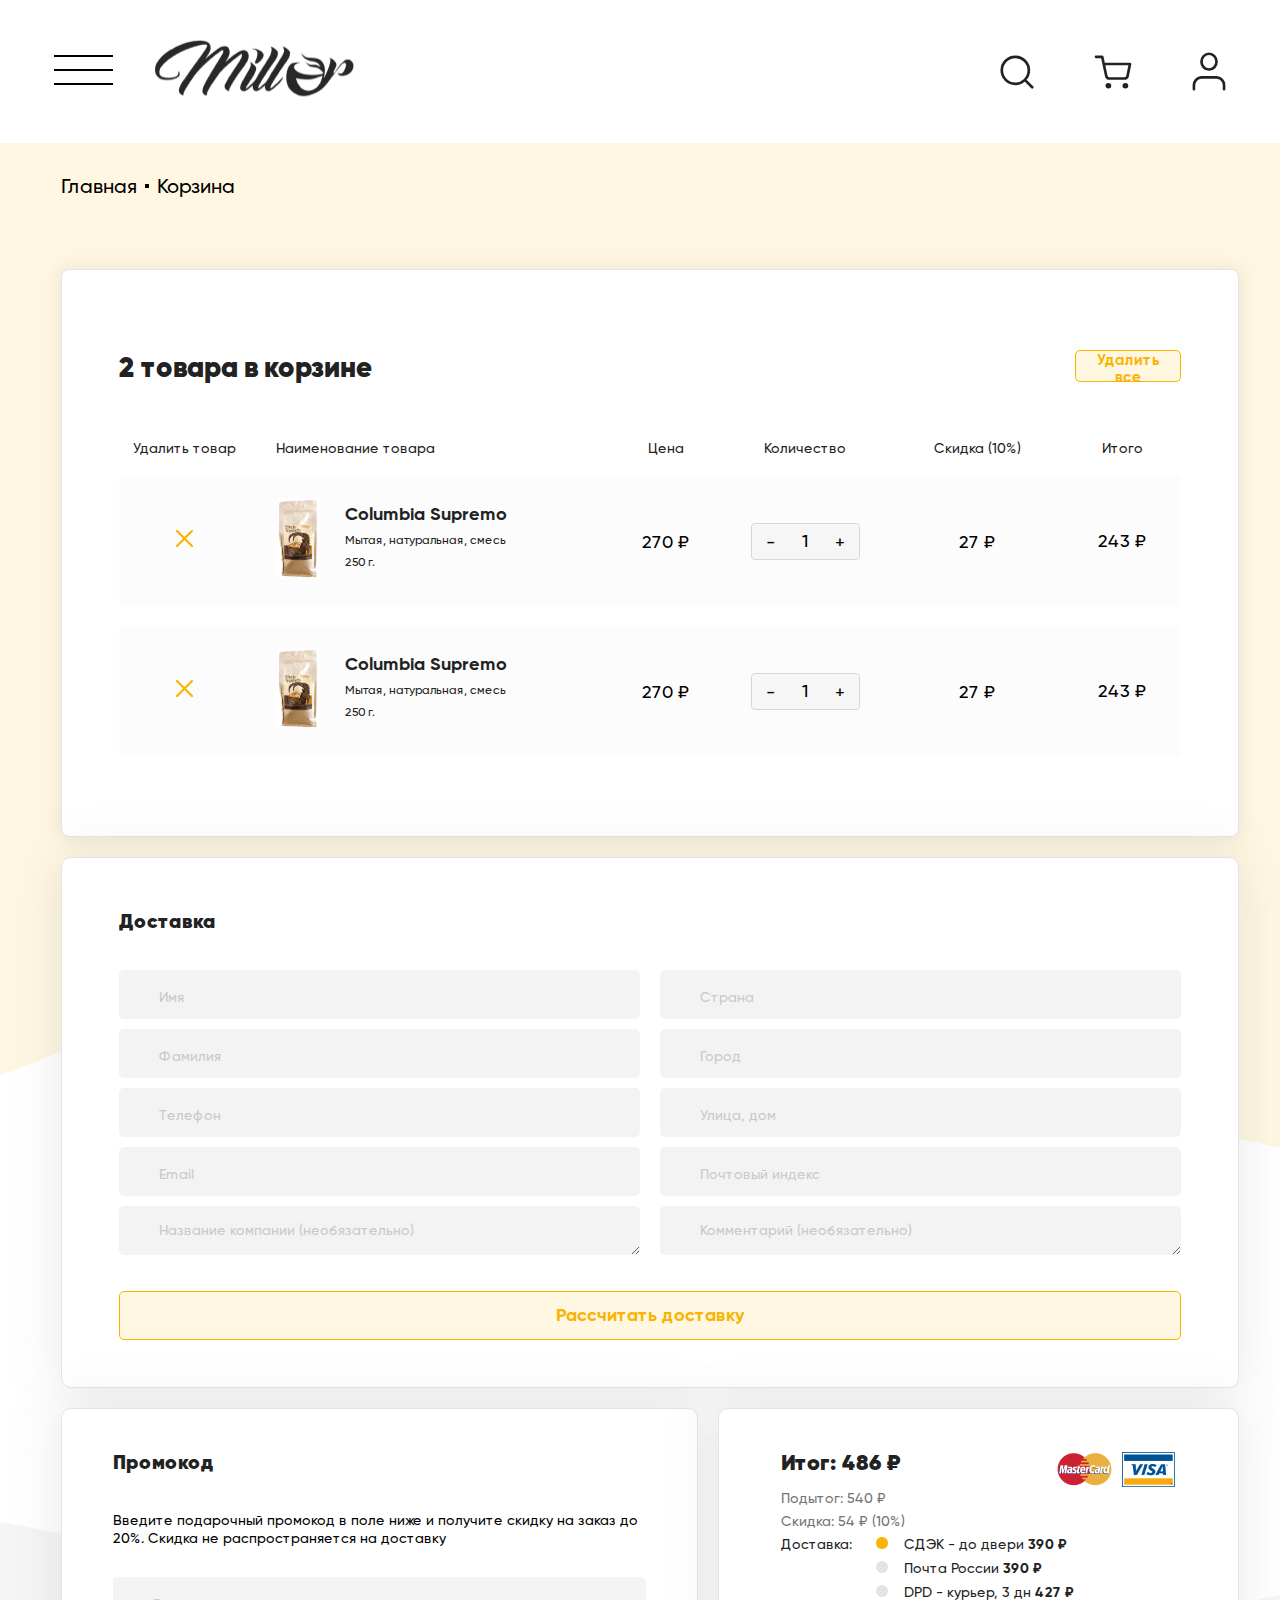
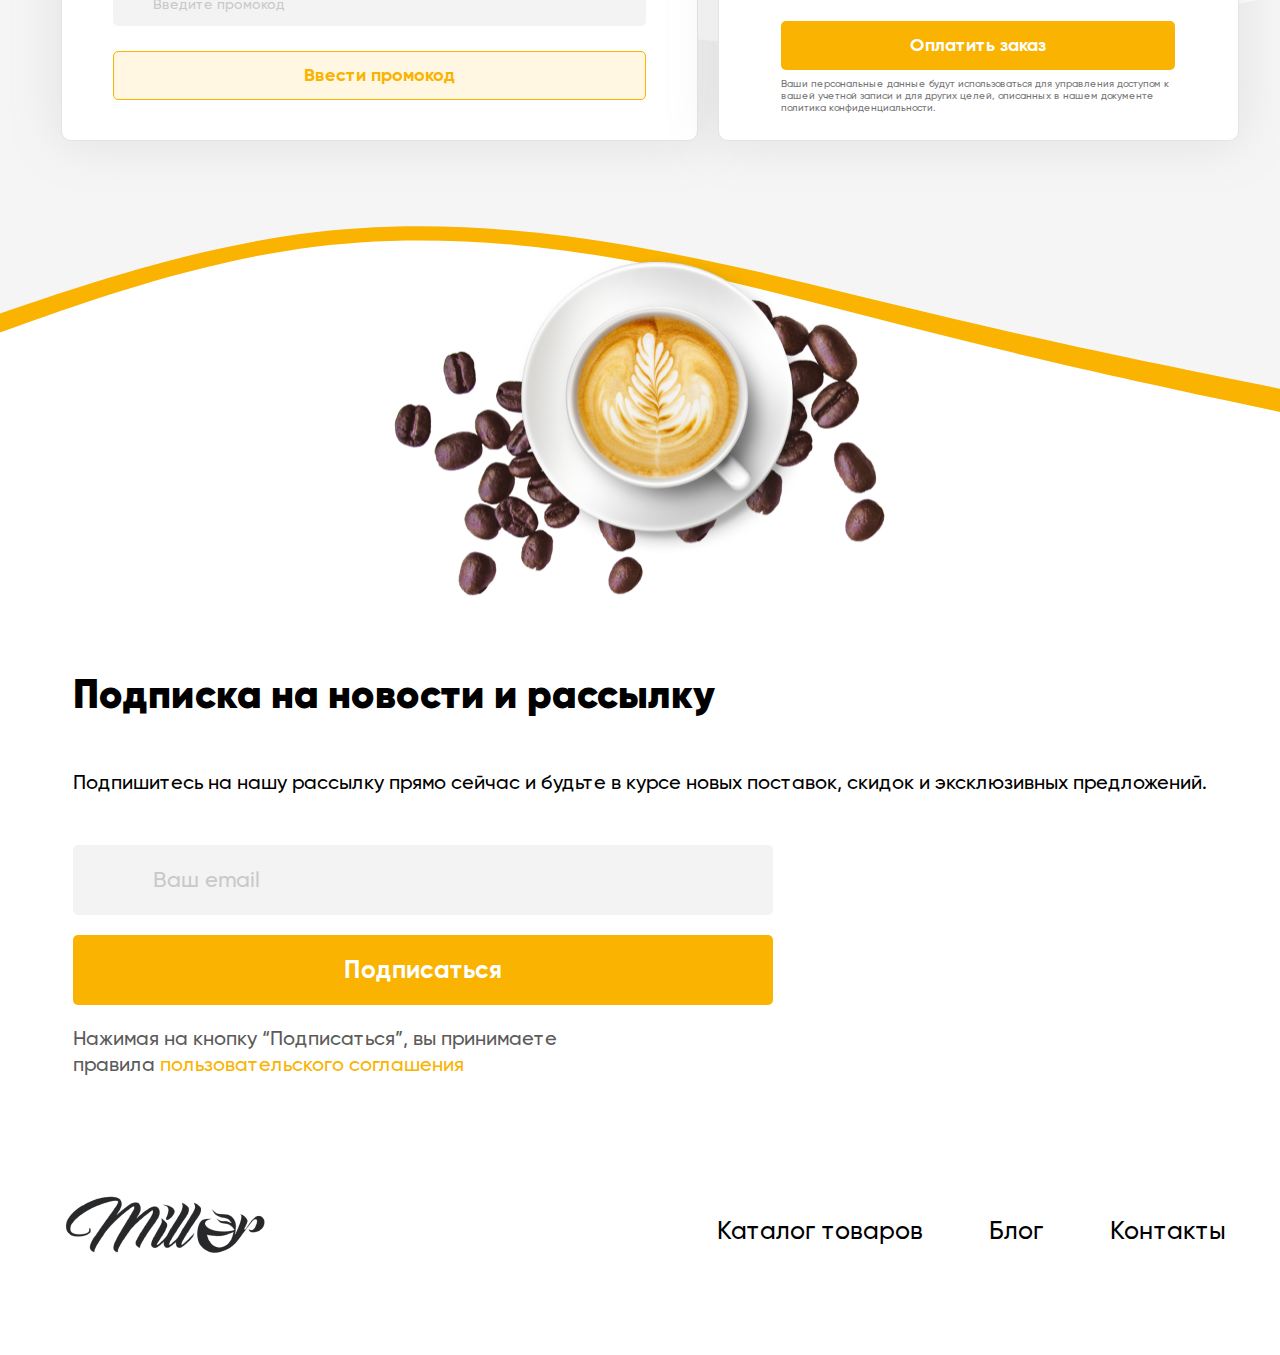
<file: pages/cart.html>
<!DOCTYPE html>
<html lang="ru">

<head>
    <meta charset="UTF-8">
    <meta http-equiv="X-UA-Compatible" content="IE=edge">
    <meta name="viewport" content="width=device-width, initial-scale=1.0">
    <title>Miller</title>
    <link rel="icon" type="image/png" href="../../img/favicon.png">
    <link rel="stylesheet" href="../../css/blocks/global/swiper-bundle.min.css" />
    <link rel="stylesheet" href="../../css/style.css">
</head>

<body id="top">
    <header class="header">
        <div class="header__wrapper container">
            <button class="header__nav-btn" type="button">
                <span class="visually-hidden">Открыть меню</span>
            </button>
            <div class="header__container">
                <nav class="header__nav">
                    <div class="header__nav-menu">
                        <ul class="header__nav-list">
                            <li class="header__nav-item">
                                <a class="header__nav-link" href="../index.html#catalog">Каталог товаров</a>
                            </li>
                            <li class="header__nav-item">
                                <a class="header__nav-link" href="blog.html">Блог</a>
                            </li>
                            <li class="header__nav-item">
                                <a class="header__nav-link" href="contacts.html">Контакты</a>
                            </li>
                        </ul>
                    </div>
                </nav>
                <a class="index-back" href="../index.html">
                    <picture>
                        <source media="(min-width: 1904px)"
                            srcset="../../img/header/logo-desk@1x.png 1x, ../../img/header/logo-desk@2x.png 2x">
                        <source media="(min-width: 1349px)"
                            srcset="../../img/header/logo-laptop@1x.png 1x, ../../img/header/logo-laptop@2x.png 2x">
                        <source media="(min-width: 768px)"
                            srcset="../../img/header/logo-tab@1x.png 1x, ../../img/header/logo-tab@2x.png 2x">
                        <img class="header__logo" src="../../img/header/logo@1x.png" srcset="../../img/header/logo@2x.png" width="110"
                            height="50" alt="Логотип">
                    </picture>
                </a>
                
                <div class="header__interaction">
                    <button class="header__btn header__interaction-search" type="button"></button>
                    <a class="header__btn header__interaction-basket"></a>
                    <button class="header__btn header__interaction-user" type="button"></button>
                </div>
            </div>

            <div class="header-menu">
                <div class="header-menu__head">
                    <a class="index-back" href="../index.html">
                        <picture>
                            <source media="(min-width: 768px)"
                                srcset="../../img/header/logo-tab@1x.png 1x, ../../img/header/logo-tab@2x.png 2x">
                            <img class="header-menu__logo" src="../../img/header/logo@1x.png" srcset="../../img/header/logo@2x.png"
                                width="110" height="50" alt="Логотип">
                        </picture>
                    </a>
                    
                </div>
                <div class="header-menu__main">
                    <nav class="header-menu__nav">
                        <ul class="header-menu__nav-list">
                            <li class="header-menu__nav-item">
                                <a class="header-menu__nav-link" href="../index.html#catalog">Каталог товаров</a>
                            </li>
                            <li class="header-menu__nav-item">
                                <a class="header-menu__nav-link" href="blog.html">Блог</a>
                            </li>
                            <li class="header-menu__nav-item">
                                <a class="header-menu__nav-link">Контакты</a>
                            </li>
                        </ul>
                    </nav>
                    <div class="header-menu__interaction">
                        <a class="header-menu__btn header-menu__interaction-basket"></a>
                        <button class="header-menu__btn header-menu__interaction-user" type="button"></button>
                    </div>
                </div>
                <div class="header-menu__footer">
                    <a class="header-menu__mail" href="#">Import@kldrefine.com</a>
                    <ul class="header-menu__social">
                        <li class="header-menu__social-item header-menu__social-phone"></li>
                        <li class="header-menu__social-item header-menu__social-insta"></li>
                    </ul>
                </div>
            </div>
            <div class="header-search">
                <form class="header-search__form" action="#">
                    <img class="header-search__img" src="../../img/header/search-form.svg" width="12" height="12" alt="">
                    <input class="header-search__input" type="text" placeholder="Поиск по товарам">
                    <button class="header-search__btn" type="button">Отменить</button>
                </form>
            </div>
        </div>
    </header>

    <main class="main-cart">
        <section class="blog-nav">
            <h1 class="visually-hidden">Кофе Miller</h1>
            <div class="blog-nav__container">
                <nav class="breadcrumbs">
                    <ul class="breadcrumbs__list">
                        <li class="breadcrumbs__item">
                            <a class="breadcrumbs__link" href="../index.html">Главная</a>
                        </li>
                        <li class="breadcrumbs__item">
                            <a class="breadcrumbs__link breadcrumbs__link-current">Корзина</a>
                        </li>
                    </ul>
                </nav>
            </div>
        </section>
        <section class="cart">
            <div class="cart__wrapper">
                <div class="cart__cards cart-cards">
                    <div class="cart-cards__wrapper">
                        <h2 class="cart-cards__title">2 товара в корзине</h2>
                        <button class="cart-cards__delite">Удалить все</button>
                        <div class="cart-cards__box cart-cards__box-mob">
                            <div class="cart-card">
                                <div class="cart-card__good">
                                    <picture>
                                        <source media="(min-width: 768px)" srcset="../img/cart/good-tab@1x.png 1x, ../img/cart/good-tab@2x.png 2x">
                                        <img class="cart-card__img" src="../img/cart/good@1x.png" srcset="../img/cart/good@2x.png" width="41" height="75" alt="">
                                    </picture>
                                    <div class="cart-card__info">
                                        <h3 class="cart-card__info-title">Columbia Supremo</h3>
                                        <p class="cart-card__info-name">Мытая, натуральная, смесь</p>
                                        <span class="cart-card__info-weight">250 г.</span>
                                    </div>
                                    <div class="cart-card__price">
                                        <span class="cart-card__price-total">243 ₽ </span>
                                        <div class="cart-card__price-sale">
                                            <span class="cart-card__price-old">270 ₽</span>
                                            <span class="cart-card__price-discount">(-10%)</span>
                                        </div>
                                    </div>
                                </div>
                                <div class="cart-card__interaction">
                                    <button class="cart-card__interaction-delite">
                                        <svg width="20" height="22" viewBox="0 0 20 22" fill="none" xmlns="http://www.w3.org/2000/svg">
                                            <path d="M1 5H3M3 5H19M3 5V19C3 19.5304 3.21071 20.0391 3.58579 20.4142C3.96086 20.7893 4.46957 21 5 21H15C15.5304 21 16.0391 20.7893 16.4142 20.4142C16.7893 20.0391 17 19.5304 17 19V5H3ZM6 5V3C6 2.46957 6.21071 1.96086 6.58579 1.58579C6.96086 1.21071 7.46957 1 8 1H12C12.5304 1 13.0391 1.21071 13.4142 1.58579C13.7893 1.96086 14 2.46957 14 3V5M8 10V16M12 10V16" stroke="#F9B300" stroke-width="1.5" stroke-linecap="round" stroke-linejoin="round"/>
                                        </svg>
                                    </button>
                                    <div class="cart-card__interaction-inputs">
                                        <button type="button" class="cart-card__interaction-button cart-card__interaction-less">-</button>
                                        <input class="cart-card__interaction-input" type="text" value="1">
                                        <button type="button" class="cart-card__interaction-button cart-card__interaction-more">+</button>
                                    </div>
                                </div>
                            </div>
                            <div class="cart-card">
                                <div class="cart-card__good">
                                    <picture>
                                        <img class="cart-card__img" src="../img/cart/good@1x.png" srcset="../img/cart/good@2x.png" width="41" height="75" alt="">
                                    </picture>
                                    <div class="cart-card__info">
                                        <h3 class="cart-card__info-title">Columbia Supremo</h3>
                                        <p class="cart-card__info-name">Мытая, натуральная, смесь</p>
                                        <span class="cart-card__info-weight">250 г.</span>
                                    </div>
                                    <div class="cart-card__price">
                                        <span class="cart-card__price-total">243 ₽ </span>
                                        <div class="cart-card__price-sale">
                                            <span class="cart-card__price-old">270 ₽</span>
                                            <span class="cart-card__price-discount">(-10%)</span>
                                        </div>
                                    </div>
                                </div>
                                <div class="cart-card__interaction">
                                    <button class="cart-card__interaction-delite">
                                        <svg width="20" height="22" viewBox="0 0 20 22" fill="none" xmlns="http://www.w3.org/2000/svg">
                                            <path d="M1 5H3M3 5H19M3 5V19C3 19.5304 3.21071 20.0391 3.58579 20.4142C3.96086 20.7893 4.46957 21 5 21H15C15.5304 21 16.0391 20.7893 16.4142 20.4142C16.7893 20.0391 17 19.5304 17 19V5H3ZM6 5V3C6 2.46957 6.21071 1.96086 6.58579 1.58579C6.96086 1.21071 7.46957 1 8 1H12C12.5304 1 13.0391 1.21071 13.4142 1.58579C13.7893 1.96086 14 2.46957 14 3V5M8 10V16M12 10V16" stroke="#F9B300" stroke-width="1.5" stroke-linecap="round" stroke-linejoin="round"/>
                                        </svg>
                                    </button>
                                    <div class="cart-card__interaction-inputs">
                                        <button type="button" class="cart-card__interaction-button cart-card__interaction-less">-</button>
                                        <input class="cart-card__interaction-input" type="text" value="1">
                                        <button type="button" class="cart-card__interaction-button cart-card__interaction-more">+</button>
                                    </div>
                                </div>
                            </div>
                        </div>
                        <div class="cart-cards__box cart-cards__box-desc">
                            <div class="cart-card-desc">
                                <table class="cart-card-desc__table">
                                    <tr class="cart-card-desc__table-name">
                                        <th>Удалить&nbsp;товар</th>
                                        <th>Наименование&nbsp;товара</th>
                                        <th>Цена</th>
                                        <th>Количество</th>
                                        <th>Скидка&nbsp;(10%)</th>
                                        <th>Итого</th>
                                    </tr>
                                    <tr class="cart-card-desc__table-content">
                                        <td>
                                            <button class="cart-card-desc__delite">
                                                <svg width="19" height="19" viewBox="0 0 19 19" fill="none" xmlns="http://www.w3.org/2000/svg">
                                                    <path d="M2.00098 2L17.0006 16.9997" stroke="#F9B300" stroke-width="2.12553" stroke-linecap="round"/>
                                                    <path d="M17.001 2L2.00132 16.9997" stroke="#F9B300" stroke-width="2.12553" stroke-linecap="round"/>
                                                </svg>
                                            </button>
                                        </td>
                                        <td>
                                            <div class="cart-card__good">
                                                <picture>
                                                    <source media="(min-width: 1904px)" srcset="../img/cart/good-desc@1x.png 1x, ../img/cart/good-desc@2x.png 2x">
                                                    <img class="cart-card__img" src="../img/cart/good@1x.png" srcset="../img/cart/good@2x.png" width="43" height="80" alt="">
                                                </picture>
                                                <div class="cart-card__info">
                                                    <h3 class="cart-card__info-title">Columbia Supremo</h3>
                                                    <p class="cart-card__info-name">Мытая, натуральная, смесь</p>
                                                    <span class="cart-card__info-weight">250 г.</span>
                                                </div>
                                            </div>
                                        </td>
                                        <td>
                                            <span class="cart-card__price-old">270 ₽</span>
                                        </td>
                                        <td>
                                            <div class="cart-card__interaction-inputs">
                                                <button type="button" class="cart-card__interaction-button cart-card__interaction-less">-</button>
                                                <input class="cart-card__interaction-input" type="text" value="1">
                                                <button type="button" class="cart-card__interaction-button cart-card__interaction-more">+</button>
                                            </div>
                                        </td>
                                        <td>
                                            <span class="cart-card__price-sale">27 ₽</span>
                                        </td>
                                        <td>
                                            <span class="cart-card__price-total">243 ₽</span>
                                        </td>
                                    </tr>
                                    <tr class="cart-card-desc__table-content">
                                        <td>
                                            <button class="cart-card-desc__delite">
                                                <svg width="19" height="19" viewBox="0 0 19 19" fill="none" xmlns="http://www.w3.org/2000/svg">
                                                    <path d="M2.00098 2L17.0006 16.9997" stroke="#F9B300" stroke-width="2.12553" stroke-linecap="round"/>
                                                    <path d="M17.001 2L2.00132 16.9997" stroke="#F9B300" stroke-width="2.12553" stroke-linecap="round"/>
                                                </svg>
                                            </button>
                                        </td>
                                        <td>
                                            <div class="cart-card__good">
                                                <picture>
                                                    <source media="(min-width: 1904px)" srcset="../img/cart/good-desc@1x.png 1x, ../img/cart/good-desc@2x.png 2x">
                                                    <img class="cart-card__img" src="../img/cart/good@1x.png" srcset="../img/cart/good@2x.png" width="43" height="80" alt="">
                                                </picture>
                                                <div class="cart-card__info">
                                                    <h3 class="cart-card__info-title">Columbia Supremo</h3>
                                                    <p class="cart-card__info-name">Мытая, натуральная, смесь</p>
                                                    <span class="cart-card__info-weight">250 г.</span>
                                                </div>
                                            </div>
                                        </td>
                                        <td>
                                            <span class="cart-card__price-old">270 ₽</span>
                                        </td>
                                        <td>
                                            <div class="cart-card__interaction-inputs">
                                                <button type="button" class="cart-card__interaction-button cart-card__interaction-less">-</button>
                                                <input class="cart-card__interaction-input" type="text" value="1">
                                                <button type="button" class="cart-card__interaction-button cart-card__interaction-more">+</button>
                                            </div>
                                        </td>
                                        <td>
                                            <span class="cart-card__price-sale">27 ₽</span>
                                        </td>
                                        <td>
                                            <span class="cart-card__price-total">243 ₽</span>
                                        </td>
                                    </tr>
                                </table>
                            </div>
                        </div>
                    </div>
                </div>
                <div class="cart__delivery cart-delivery">
                    <div class="cart-delivery__wrapper">
                        <h2 class="cart-title cart-delivery__title">Доставка</h2>
                        <form class="cart-delivery__form cart-form" method="" action="">
                            <fieldset class="cart-form__info">
                                <legend class="cart-form__title">Контактная информация</legend>
                                <input class="cart-form-input" type="text" placeholder="Имя">
                                <input class="cart-form-input" type="text" placeholder="Фамилия">
                                <input class="cart-form-input" type="number" placeholder="Телефон">
                                <input class="cart-form-input" type="email" placeholder="Email">
                                <textarea class="cart-form-input" type="text" placeholder="Название компании (необязательно)"></textarea>
                            </fieldset>
                            <fieldset class="cart-form__address">
                                <legend class="cart-form__title">Адрес доставки</legend>
                                <input class="cart-form-input" type="text" placeholder="Страна">
                                <input class="cart-form-input" type="text" placeholder="Город">
                                <input class="cart-form-input" type="text" placeholder="Улица, дом">
                                <input class="cart-form-input" type="number" placeholder="Почтовый индекс">
                                <textarea class="cart-form-input" type="text" placeholder="Комментарий (необязательно)"></textarea>
                            </fieldset>
                            <button class="cart-form__button" type="submit">Рассчитать доставку</button>
                        </form>
                    </div>
                </div>
                <div class="cart__promo cart-promo">
                    <div class="cart-promo__wrapper">
                        <h2 class="cart-title cart-promo__title">Промокод</h2>
                        <p class="cart-promo__subtitle">Введите подарочный промокод в поле ниже 
                            и получите скидку на заказ до 20%. Скидка 
                            не распространяется на доставку</p>
                        <form class="cart-promo__form cart-form" method="" action="">
                            <input class="cart-form-input" type="text" placeholder="Введите промокод">
                            <button class="cart-form__button" type="submit">Ввести промокод</button>
                        </form>
                    </div>
                </div>
                <div class="cart__result cart-result">
                    <div class="card-result__wrapper">
                        <h2 class="cart-title card-result__title">Итог: 486 ₽</h2>
                        <div class="card-result__banks">
                            <picture>
                                <source media="(min-width: 1200px)" srcset="../img/cart/mc@1x.png 1x, ../img/cart/mc@2x.png 2x">
                                <source media="(min-width: 768px)" srcset="../img/cart/mc-tab@1x.png 1x, ../img/cart/mc-tab@2x.png 2x">
                                <img class="card-result__bank-mc" src="../img/cart/mc@1x.png" srcset="../img/cart/mc@2x.png" width="63" height="41" alt="">
                            </picture>
                            <picture>
                                <source media="(min-width: 1200px)" srcset="../img/cart/visa@1x.png 1x, ../img/cart/visa@2x.png 2x">
                                <source media="(min-width: 768px)" srcset="../img/cart/visa-tab@1x.png 1x, ../img/cart/visa-tab@2x.png 2x">
                                <img class="card-result__bank-visa" src="../img/cart/visa@1x.png" srcset="../img/cart/visa@2x.png" width="53" height="35" alt="">
                            </picture>
                        </div>
                        <form class="card-result__form" method="" action="">
                            <p class="card-result__subtotal">Подытог: <span class="card-result__subtotal-sum">540</span> ₽</p>
                            <p class="card-result__sale">Скидка: <span class="card-result__sale-sum">54</span> ₽ (10%)</p>
                            <div class="card-result__delivery">
                                <h3 class="card-result__delivery-title">Доставка:</h3>
                                <ul class="card-result__delivery-list">
                                    <li class="card-result__delivery-item">
                                        <input class="card-result__input" name="choose" type="radio" id="door" checked>
                                        <label for="door">СДЭК - до двери <span>390 ₽</span></label>
                                    </li>
                                    <li class="card-result__delivery-item">
                                        <input class="card-result__input" name="choose" type="radio" id="mail">
                                        <label for="mail">Почта России <span>390 ₽</span></label>
                                    </li>
                                    <li class="card-result__delivery-item">
                                        <input class="card-result__input" name="choose" type="radio" id="courier">
                                        <label for="courier">DPD - курьер, 3 дн <span>427 ₽</span></label>
                                    </li>
                                </ul>
                            </div>
                            <button class="button card-result__button" type="submit">Оплатить заказ</button>
                            <small class="card-result__more">Ваши персональные данные будут использоваться для управления доступом к вашей учетной записи и для других целей, описанных в нашем документе политика конфиденциальности.</small>
                        </form>
                    </div>
                </div>
            </div>
        </section>
        <section class="subscription subscription-catalog">
            <div class="container">
                <div class="subscription__wrapper">
                    <picture>
                        <source media="(min-width: 1904px)"
                                    srcset="../img/subscription/bg-desk@1x.png 1x, ../img/subscription/bg-desk@2x.png 2x">
                        <source media="(min-width: 1349px)"
                                    srcset="../img/subscription/bg-laptop@1x.png 1x, ../img/subscription/bg-laptop@2x.png 2x">
                        <source media="(min-width: 768px)"
                                    srcset="../img/subscription/bg-tab@1x.png 1x, ../img/subscription/bg-tab@2x.png 2x">
                        <img class="subscription__img" src="../img/subscription/bg@1x.png" srcset="../img/subscription/bg@2x.png" width="361" height="297" alt="">
                    </picture>
                    
                    <form action="#" class="subscription__form" method="POST">
                        <h2 class="subscription__title section-title">Подписка на новости и рассылку</h2>
                        <p class="subscription__text">Подпишитесь на нашу рассылку прямо сейчас
                            и будьте в курсе новых поставок, скидок
                            и эксклюзивных предложений.</p>
                        <div class="subscription__application">
                            <input class="subscription__input" type="email" name="email" placeholder="Ваш email" tabindex="0" id="email" required>
                            <input class="button subscription__button" type="submit" name="submit" value="Подписаться">
                        </div>
                        <p class="subscription__agreement">Нажимая на кнопку “Подписаться”, вы принимаете <span class="carry">правила
                            <a class="subscription__link" href="#">пользовательского соглашения</a></span></p>
                    </form>
                </div>
            </div>
        </section>
    </main>

    <footer class="footer">
        <div class="container">
            <nav class="footer__nav">
                <ul class="footer__list">
                    <li class="footer__item">
                        <a class="footer__link" href="../index.html#catalog">Каталог товаров</a>
                    </li>
                    <li class="footer__item">
                        <a class="footer__link" href="blog.html">Блог</a>
                    </li>
                    <li class="footer__item">
                        <a class="footer__link">Контакты</a>
                    </li>
                </ul>
                <a class="anchor-top" href="#top">
                    <picture>
                        <source media="(min-width: 1904px)" srcset="../../img/header/logo-desk@1x.png 1x, ../../img/header/logo-desk@2x.png 2x">
                        <source media="(min-width: 1349px)" srcset="../../img/header/logo-laptop@1x.png 1x, ../../img/header/logo-laptop@2x.png 2x">
                        <source media="(min-width: 768px)" srcset="../../img/header/logo-tab@1x.png 1x, ../../img/header/logo-tab@2x.png 2x">
                        <img class="footer__logo" src="../../img/header/logo@1x.png" srcset="../../img/header/logo@2x.png" width="110" height="50" alt="">
                    </picture>
                </a>
                
            </nav>
        </div>
    </footer>

    <script src="../js/header.js"></script>
</body>
</html>
</file>
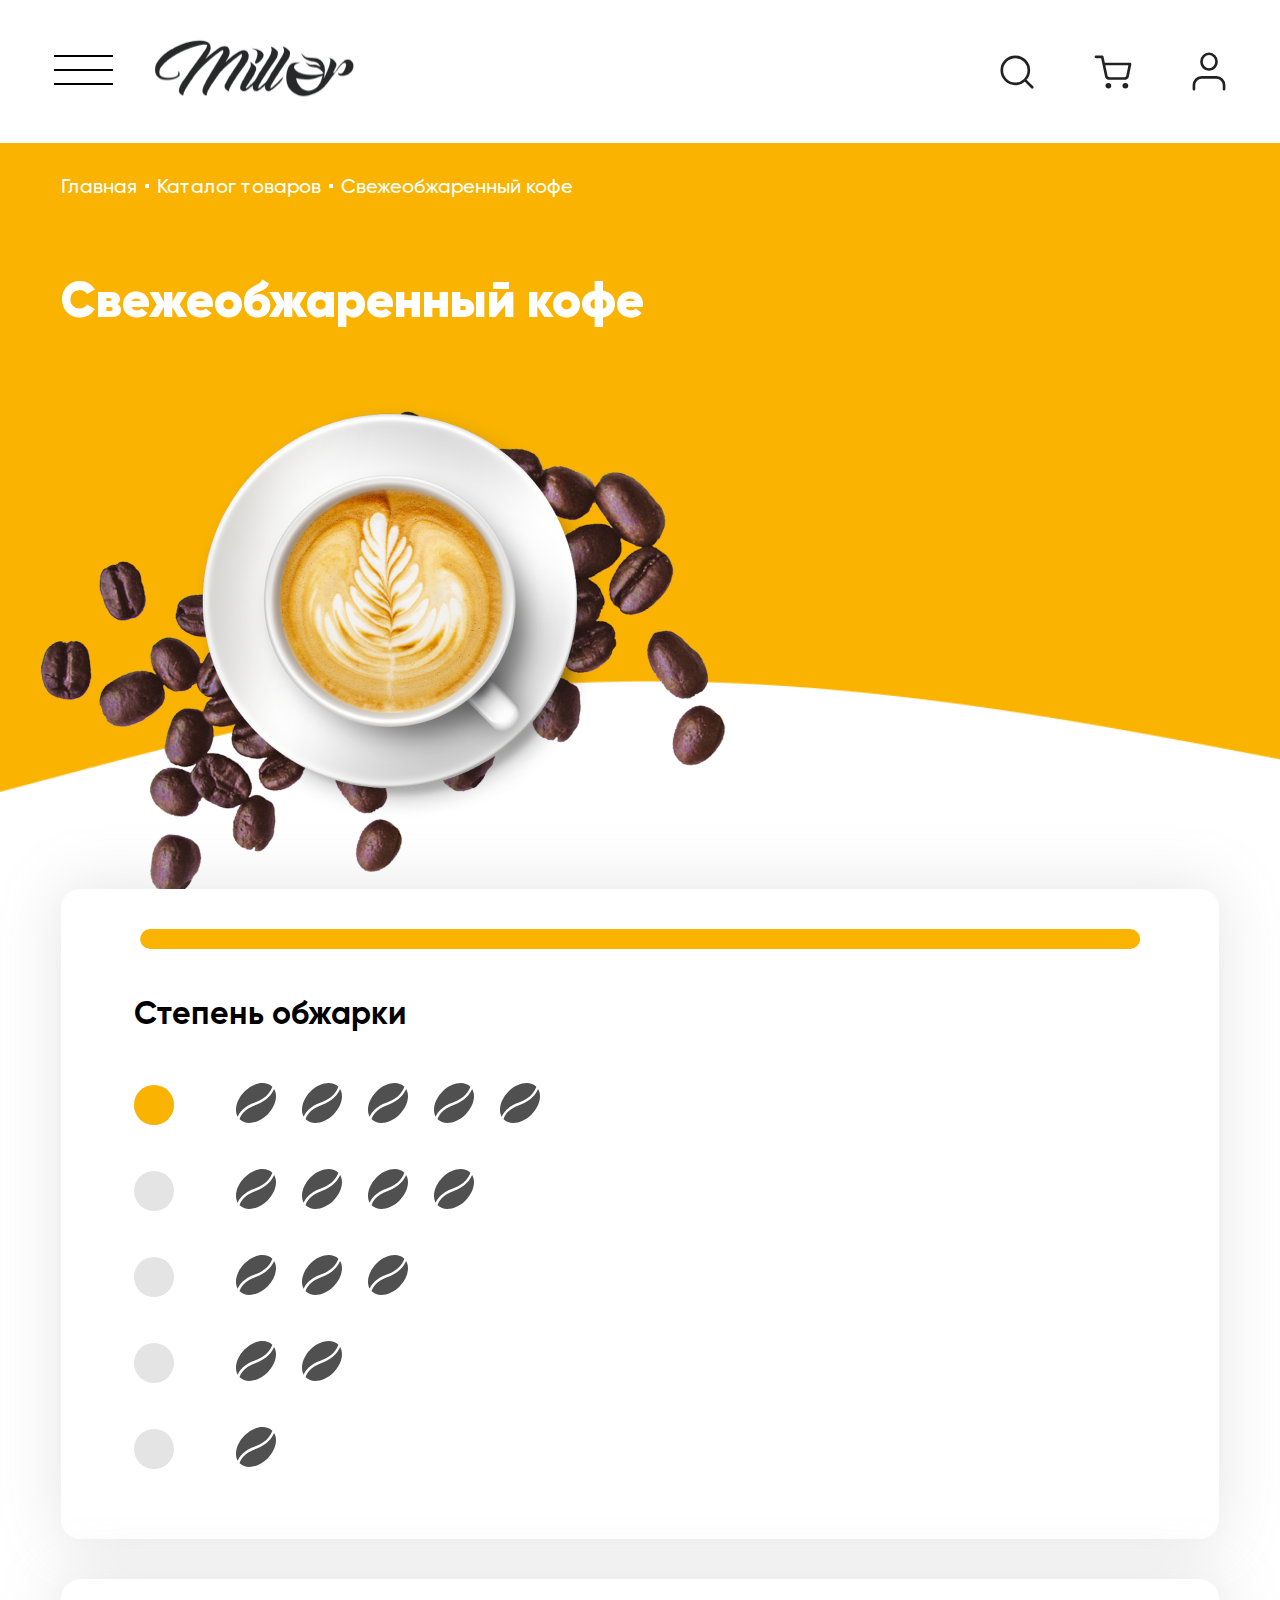
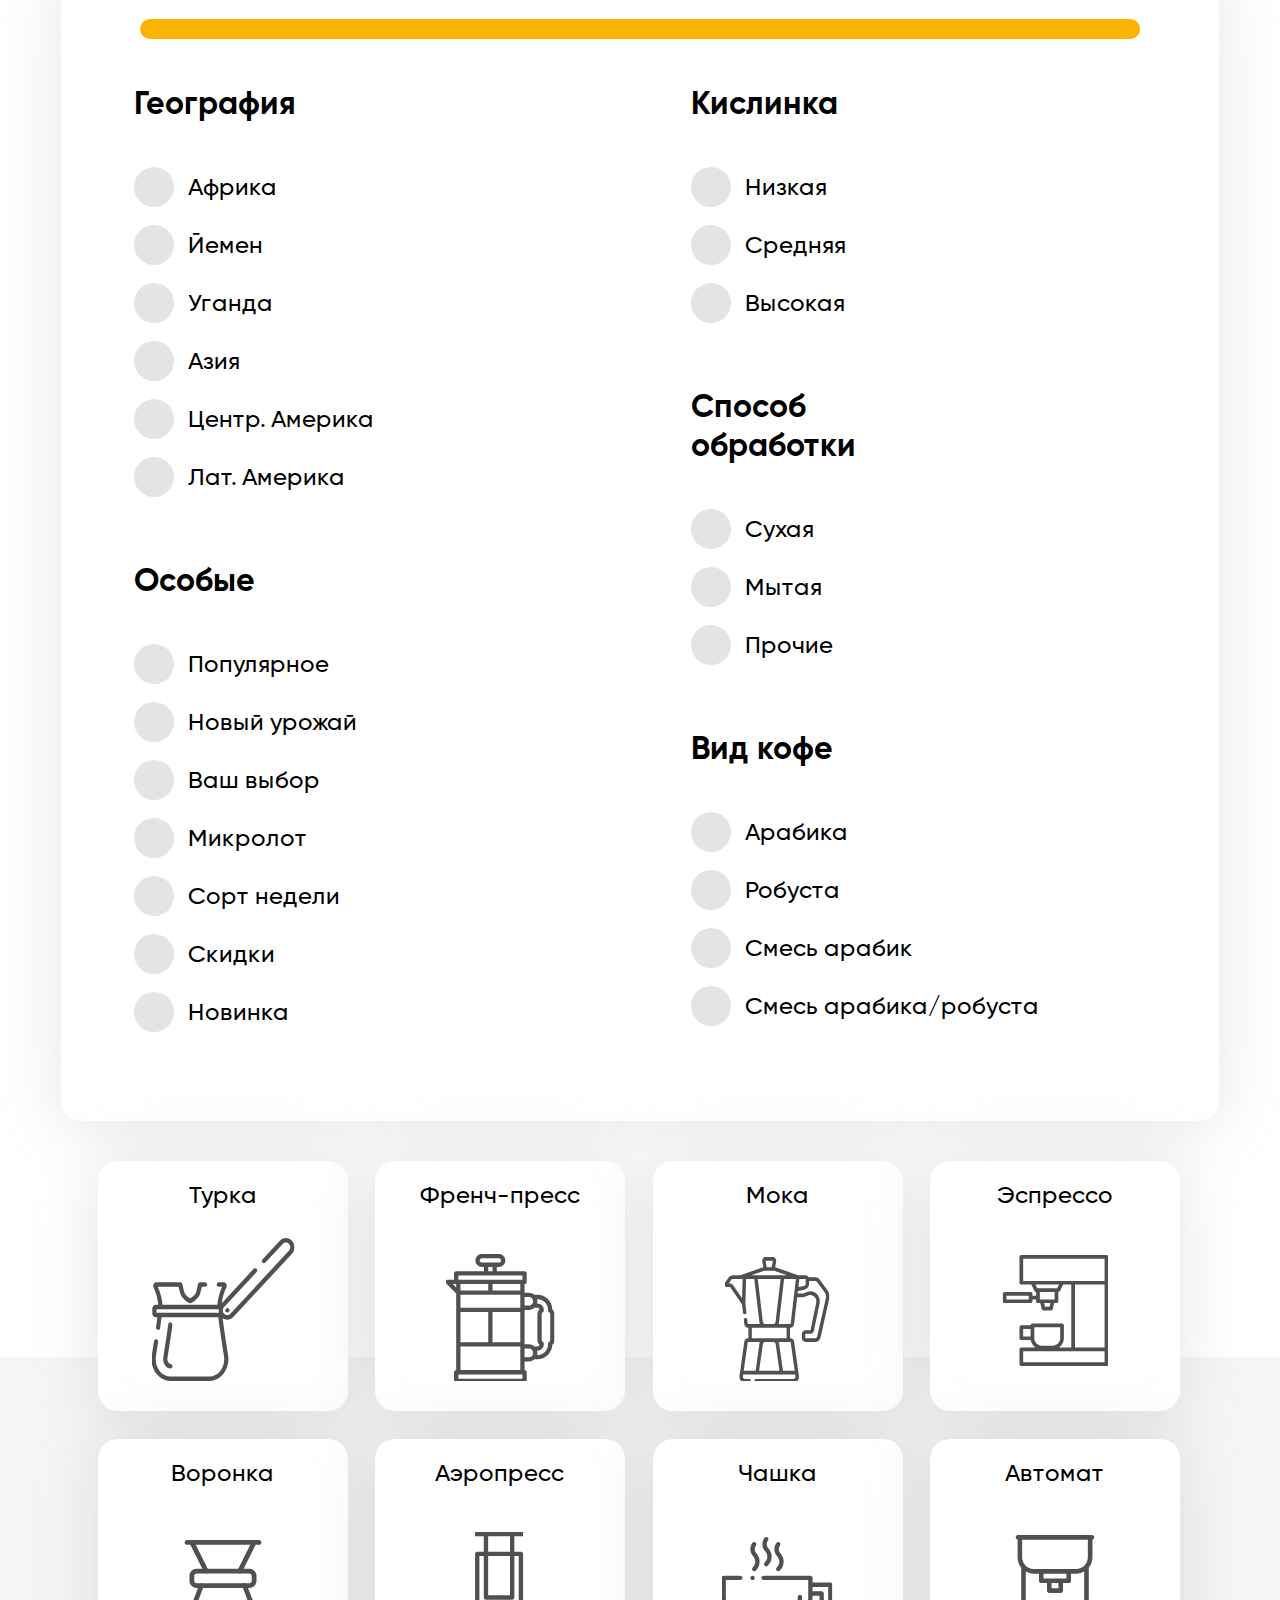
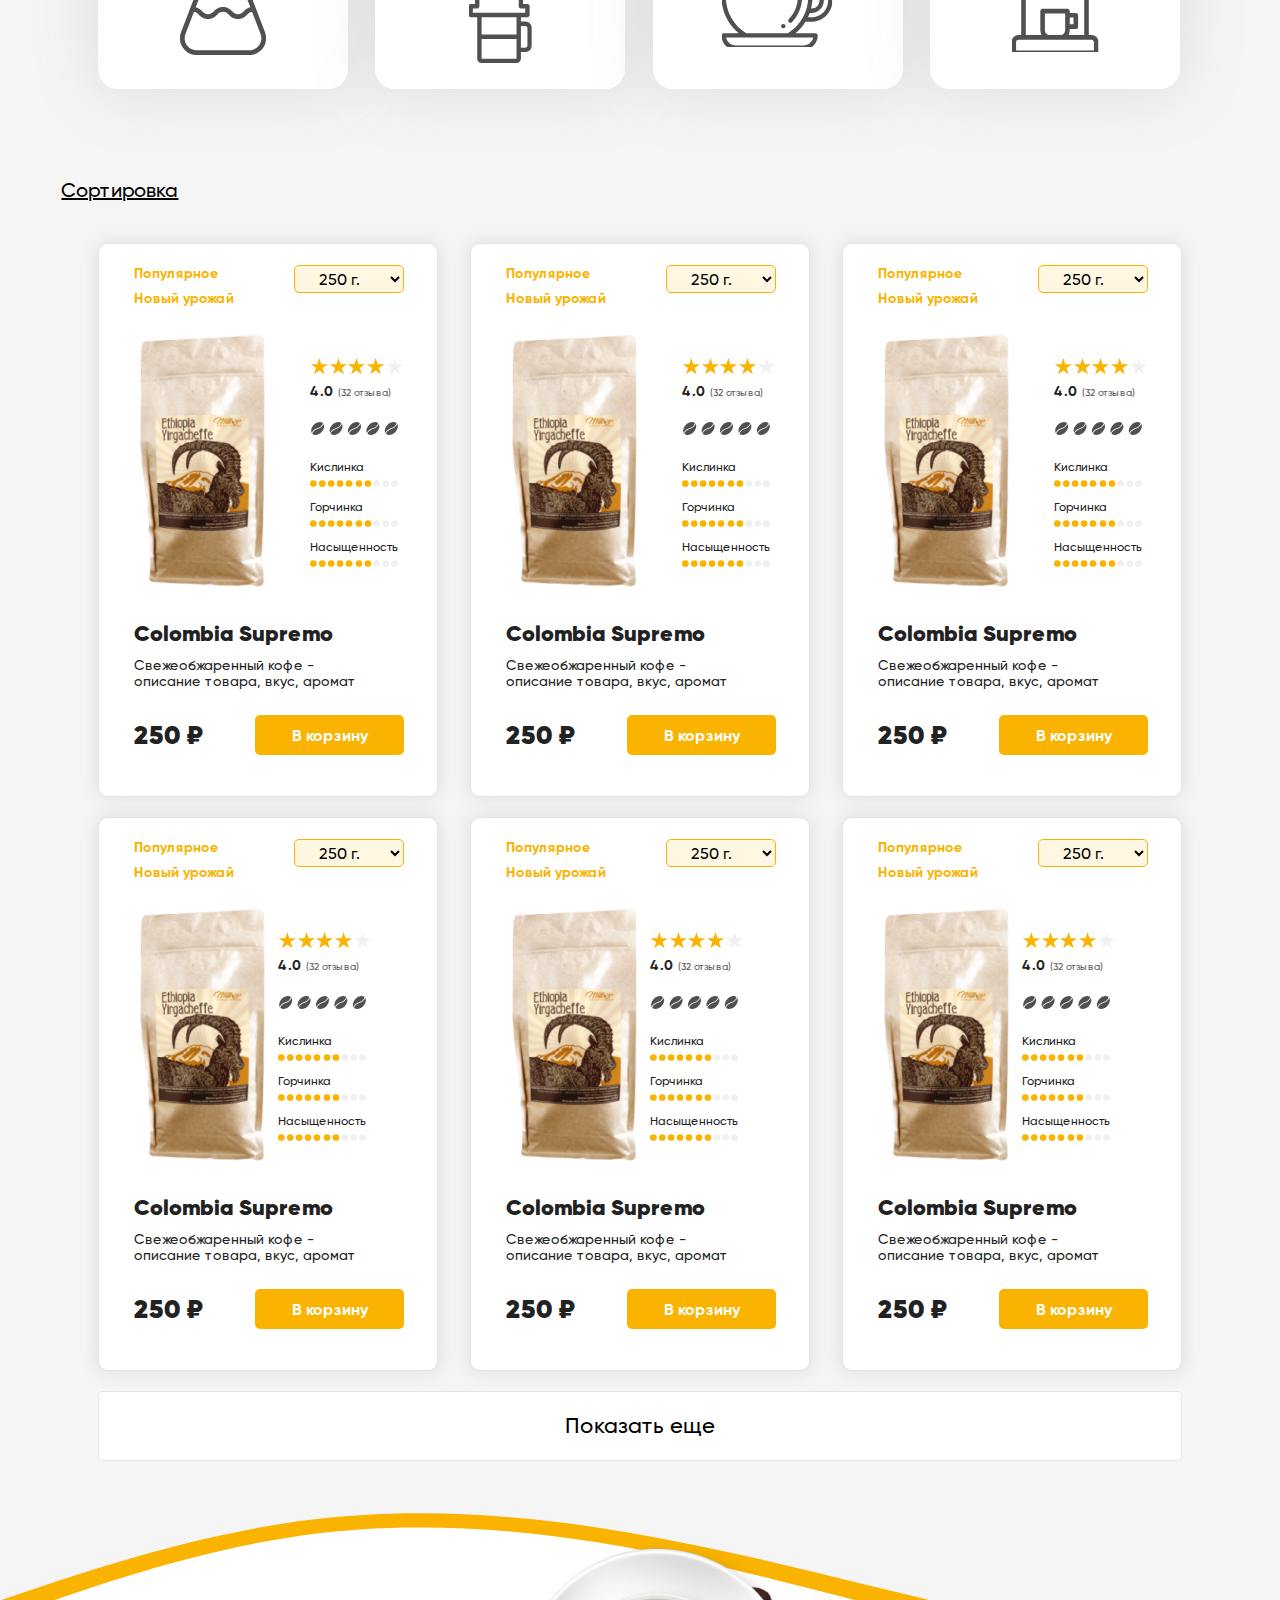
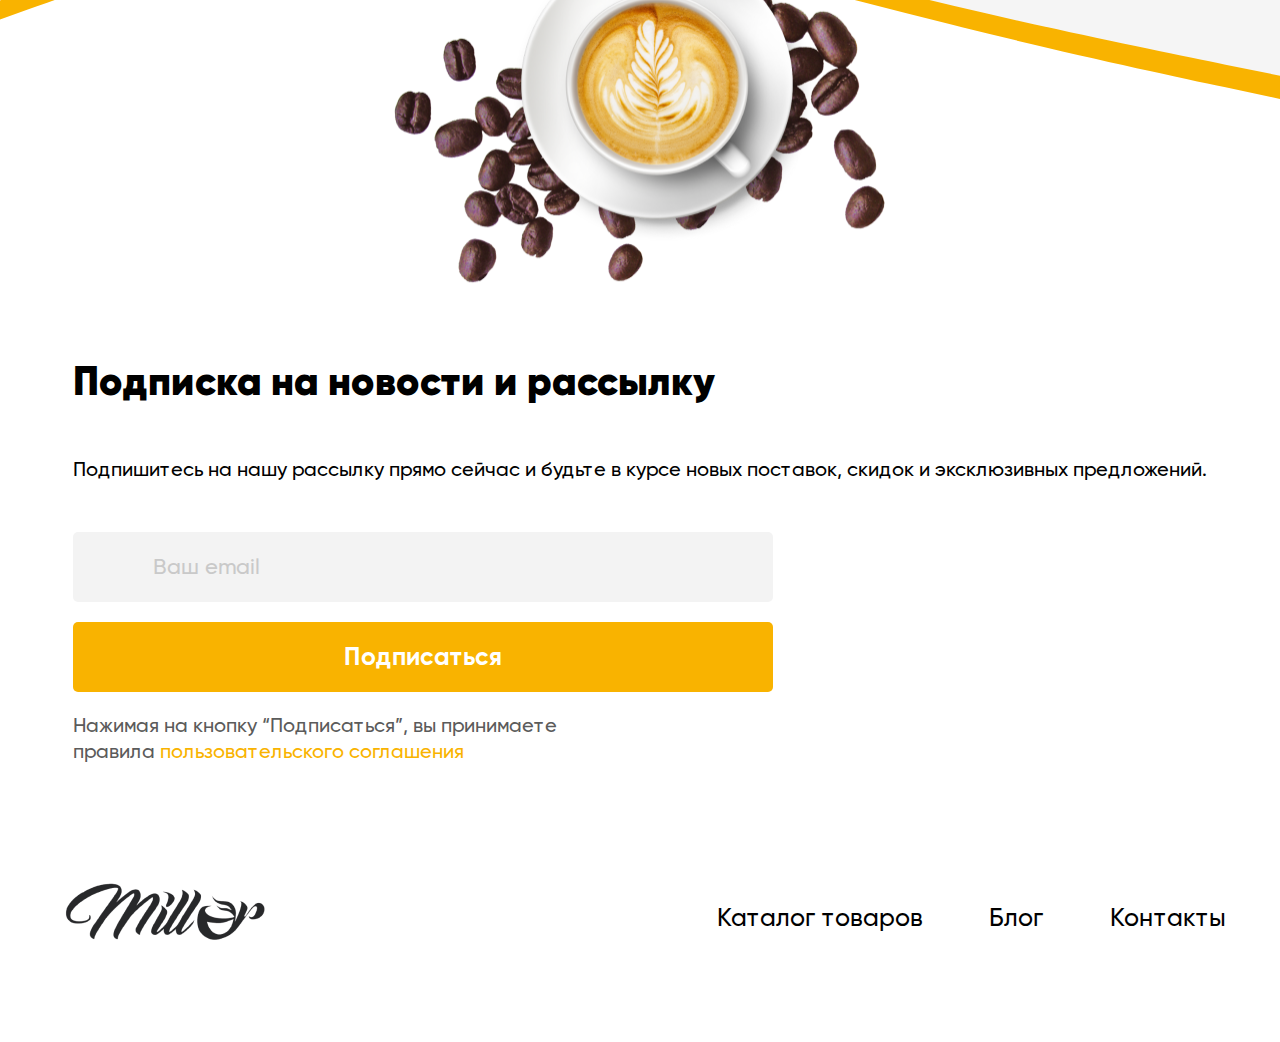
<file: pages/catalog-coffee.html>
<!DOCTYPE html>
<html lang="ru">

<head>
    <meta charset="UTF-8">
    <meta http-equiv="X-UA-Compatible" content="IE=edge">
    <meta name="viewport" content="width=device-width, initial-scale=1.0">
    <title>Miller</title>
    <link rel="icon" type="image/png" href="../img/favicon.png">
    <link rel="stylesheet" href="../css/blocks/global/swiper-bundle.min.css" />

    <link rel="stylesheet" href="../css/style.css">
</head>

<body id="top"> 
    <header class="header">
        <div class="header__wrapper container">
            <button class="header__nav-btn" type="button">
                <span class="visually-hidden">Открыть меню</span>
            </button>
            <div class="header__container">
                <nav class="header__nav">
                    <div class="header__nav-menu">
                        <ul class="header__nav-list">
                            <li class="header__nav-item">
                                <a class="header__nav-link current" href="../index.html#catalog">Каталог товаров</a>
                            </li>
                            <li class="header__nav-item">
                                <a class="header__nav-link" href="blog.html">Блог</a>
                            </li>
                            <li class="header__nav-item">
                                <a class="header__nav-link" href="contacts.html">Контакты</a>
                            </li>
                        </ul>
                    </div>
                </nav>
                <a class="index-back" href="../index.html">
                    <picture>
                        <source media="(min-width: 1904px)"
                            srcset="../img/header/logo-desk@1x.png 1x, ../img/header/logo-desk@2x.png 2x">
                        <source media="(min-width: 1349px)"
                            srcset="../img/header/logo-laptop@1x.png 1x, ../img/header/logo-laptop@2x.png 2x">
                        <source media="(min-width: 768px)"
                            srcset="../img/header/logo-tab@1x.png 1x, ../img/header/logo-tab@2x.png 2x">
                        <img class="header__logo" src="../img/header/logo@1x.png" srcset="../img/header/logo@2x.png" width="110"
                            height="50" alt="Логотип">
                    </picture>
                </a>
                
                <div class="header__interaction">
                    <button class="header__btn header__interaction-search" type="button"></button>
                    <a class="header__btn header__interaction-basket" href="cart.html"></a>
                    <button class="header__btn header__interaction-user" type="button"></button>
                </div>
            </div>

            <div class="header-menu">
                <div class="header-menu__head">
                    <a class="index-back" href="../index.html">
                        <picture>
                            <source media="(min-width: 768px)"
                                srcset="../img/header/logo-tab@1x.png 1x, ../img/header/logo-tab@2x.png 2x">
                            <img class="header-menu__logo" src="../img/header/logo@1x.png" srcset="../img/header/logo@2x.png"
                                width="110" height="50" alt="Логотип">
                        </picture>
                    </a>
                    
                </div>
                <div class="header-menu__main">
                    <nav class="header-menu__nav">
                        <ul class="header-menu__nav-list">
                            <li class="header-menu__nav-item">
                                <a class="header-menu__nav-link current" href="../index.html#catalog">Каталог товаров</a>
                            </li>
                            <li class="header-menu__nav-item">
                                <a class="header-menu__nav-link" href="blog.html">Блог</a>
                            </li>
                            <li class="header-menu__nav-item">
                                <a class="header-menu__nav-link" href="contacts.html">Контакты</a>
                            </li>
                        </ul>
                    </nav>
                    <div class="header-menu__interaction">
                        <a class="header-menu__btn header-menu__interaction-basket" href="cart.html"></a>
                        <button class="header-menu__btn header-menu__interaction-user" type="button"></button>
                    </div>
                </div>
                <div class="header-menu__footer">
                    <a class="header-menu__mail" href="#">Import@kldrefine.com</a>
                    <ul class="header-menu__social">
                        <li class="header-menu__social-item header-menu__social-phone"></li>
                        <li class="header-menu__social-item header-menu__social-insta"></li>
                    </ul>
                </div>
            </div>
            <div class="header-search">
                <form class="header-search__form" action="#">
                    <img class="header-search__img" src="../img/header/search-form.svg" width="12" height="12" alt="">
                    <input class="header-search__input" type="text" placeholder="Поиск по товарам">
                    <button class="header-search__btn" type="button">Отменить</button>
                </form>
            </div>
        </div>
    </header>

    <main class="main">
        <section class="coffee">
            <h1 class="visually-hidden">Кофе Miller</h1>
            <div class="coffee__container"> 
                <nav class="coffee__breadcrumbs breadcrumbs">
                    <ul class="breadcrumbs__list">
                        <li class="breadcrumbs__item">
                            <a class="breadcrumbs__link" href="../index.html">Главная</a>
                        </li>
                        <li class="breadcrumbs__item">
                            <a class="breadcrumbs__link" href="../index.html#catalog">Каталог товаров</a>
                        </li>
                        <li class="breadcrumbs__item">
                            <a class="breadcrumbs__link breadcrumbs__link-current">Свежеобжаренный кофе</a>
                        </li>
                    </ul>
                </nav>
                <h2 class="coffee__title catalog-title">Свежеобжаренный кофе</h2>
                <form class="coffee__form catalog-form" method="" action="#">
                    <fieldset class="coffee__form-fieldset coffee__info coffee-info">
                        <legend class="visually-hidden">Степень обжарки</legend>
                        <h3 class="coffee__form-legend coffee-info__title">Степень обжарки</h3>
                        <ul class="coffee-info__list">
                            <li class="coffee-info__item">
                                <input class="coffee-info__radio" type="radio" name="roasting" id="5" checked>
                                <label for="5">
                                    <svg width="20" height="20" viewBox="0 0 20 20" fill="none" xmlns="http://www.w3.org/2000/svg">
                                        <path d="M0.87269 16.9055C-1.04821 13.5188 0.258917 8.2072 4.23274 4.23309C8.74542 -0.278065 14.9852 -1.35354 18.171 1.831C18.1747 1.83517 18.1779 1.83989 18.183 1.84413C17.5454 3.69875 15.515 7.6449 9.42877 9.77837C3.85352 11.7338 1.70286 14.8426 0.87269 16.9055ZM19.0671 2.99033C18.5841 4.1166 17.7437 5.58846 16.2956 7.03615C14.84 8.49207 12.7712 9.92197 9.84076 10.9497C3.89327 13.0348 2.23153 16.4483 1.76789 18.1025C1.78979 18.1246 1.80863 18.1475 1.82992 18.1689C5.01542 21.3536 11.2554 20.2782 15.7678 15.7663C19.783 11.7519 21.0743 6.37135 19.0671 2.99033Z" fill="#505050"/>
                                    </svg>
                                    <svg width="20" height="20" viewBox="0 0 20 20" fill="none" xmlns="http://www.w3.org/2000/svg">
                                        <path d="M0.87269 16.9055C-1.04821 13.5188 0.258917 8.2072 4.23274 4.23309C8.74542 -0.278065 14.9852 -1.35354 18.171 1.831C18.1747 1.83517 18.1779 1.83989 18.183 1.84413C17.5454 3.69875 15.515 7.6449 9.42877 9.77837C3.85352 11.7338 1.70286 14.8426 0.87269 16.9055ZM19.0671 2.99033C18.5841 4.1166 17.7437 5.58846 16.2956 7.03615C14.84 8.49207 12.7712 9.92197 9.84076 10.9497C3.89327 13.0348 2.23153 16.4483 1.76789 18.1025C1.78979 18.1246 1.80863 18.1475 1.82992 18.1689C5.01542 21.3536 11.2554 20.2782 15.7678 15.7663C19.783 11.7519 21.0743 6.37135 19.0671 2.99033Z" fill="#505050"/>
                                    </svg>
                                    <svg width="20" height="20" viewBox="0 0 20 20" fill="none" xmlns="http://www.w3.org/2000/svg">
                                        <path d="M0.87269 16.9055C-1.04821 13.5188 0.258917 8.2072 4.23274 4.23309C8.74542 -0.278065 14.9852 -1.35354 18.171 1.831C18.1747 1.83517 18.1779 1.83989 18.183 1.84413C17.5454 3.69875 15.515 7.6449 9.42877 9.77837C3.85352 11.7338 1.70286 14.8426 0.87269 16.9055ZM19.0671 2.99033C18.5841 4.1166 17.7437 5.58846 16.2956 7.03615C14.84 8.49207 12.7712 9.92197 9.84076 10.9497C3.89327 13.0348 2.23153 16.4483 1.76789 18.1025C1.78979 18.1246 1.80863 18.1475 1.82992 18.1689C5.01542 21.3536 11.2554 20.2782 15.7678 15.7663C19.783 11.7519 21.0743 6.37135 19.0671 2.99033Z" fill="#505050"/>
                                    </svg>
                                    <svg width="20" height="20" viewBox="0 0 20 20" fill="none" xmlns="http://www.w3.org/2000/svg">
                                        <path d="M0.87269 16.9055C-1.04821 13.5188 0.258917 8.2072 4.23274 4.23309C8.74542 -0.278065 14.9852 -1.35354 18.171 1.831C18.1747 1.83517 18.1779 1.83989 18.183 1.84413C17.5454 3.69875 15.515 7.6449 9.42877 9.77837C3.85352 11.7338 1.70286 14.8426 0.87269 16.9055ZM19.0671 2.99033C18.5841 4.1166 17.7437 5.58846 16.2956 7.03615C14.84 8.49207 12.7712 9.92197 9.84076 10.9497C3.89327 13.0348 2.23153 16.4483 1.76789 18.1025C1.78979 18.1246 1.80863 18.1475 1.82992 18.1689C5.01542 21.3536 11.2554 20.2782 15.7678 15.7663C19.783 11.7519 21.0743 6.37135 19.0671 2.99033Z" fill="#505050"/>
                                    </svg>
                                    <svg width="20" height="20" viewBox="0 0 20 20" fill="none" xmlns="http://www.w3.org/2000/svg">
                                        <path d="M0.87269 16.9055C-1.04821 13.5188 0.258917 8.2072 4.23274 4.23309C8.74542 -0.278065 14.9852 -1.35354 18.171 1.831C18.1747 1.83517 18.1779 1.83989 18.183 1.84413C17.5454 3.69875 15.515 7.6449 9.42877 9.77837C3.85352 11.7338 1.70286 14.8426 0.87269 16.9055ZM19.0671 2.99033C18.5841 4.1166 17.7437 5.58846 16.2956 7.03615C14.84 8.49207 12.7712 9.92197 9.84076 10.9497C3.89327 13.0348 2.23153 16.4483 1.76789 18.1025C1.78979 18.1246 1.80863 18.1475 1.82992 18.1689C5.01542 21.3536 11.2554 20.2782 15.7678 15.7663C19.783 11.7519 21.0743 6.37135 19.0671 2.99033Z" fill="#505050"/>
                                    </svg>
                                </label>
                            </li>
                            <li class="coffee-info__item">
                                <input class="coffee-info__radio" type="radio" name="roasting" id="4">
                                <label for="4">
                                    <svg width="20" height="20" viewBox="0 0 20 20" fill="none" xmlns="http://www.w3.org/2000/svg">
                                        <path d="M0.87269 16.9055C-1.04821 13.5188 0.258917 8.2072 4.23274 4.23309C8.74542 -0.278065 14.9852 -1.35354 18.171 1.831C18.1747 1.83517 18.1779 1.83989 18.183 1.84413C17.5454 3.69875 15.515 7.6449 9.42877 9.77837C3.85352 11.7338 1.70286 14.8426 0.87269 16.9055ZM19.0671 2.99033C18.5841 4.1166 17.7437 5.58846 16.2956 7.03615C14.84 8.49207 12.7712 9.92197 9.84076 10.9497C3.89327 13.0348 2.23153 16.4483 1.76789 18.1025C1.78979 18.1246 1.80863 18.1475 1.82992 18.1689C5.01542 21.3536 11.2554 20.2782 15.7678 15.7663C19.783 11.7519 21.0743 6.37135 19.0671 2.99033Z" fill="#505050"/>
                                    </svg>
                                    <svg width="20" height="20" viewBox="0 0 20 20" fill="none" xmlns="http://www.w3.org/2000/svg">
                                        <path d="M0.87269 16.9055C-1.04821 13.5188 0.258917 8.2072 4.23274 4.23309C8.74542 -0.278065 14.9852 -1.35354 18.171 1.831C18.1747 1.83517 18.1779 1.83989 18.183 1.84413C17.5454 3.69875 15.515 7.6449 9.42877 9.77837C3.85352 11.7338 1.70286 14.8426 0.87269 16.9055ZM19.0671 2.99033C18.5841 4.1166 17.7437 5.58846 16.2956 7.03615C14.84 8.49207 12.7712 9.92197 9.84076 10.9497C3.89327 13.0348 2.23153 16.4483 1.76789 18.1025C1.78979 18.1246 1.80863 18.1475 1.82992 18.1689C5.01542 21.3536 11.2554 20.2782 15.7678 15.7663C19.783 11.7519 21.0743 6.37135 19.0671 2.99033Z" fill="#505050"/>
                                    </svg>
                                    <svg width="20" height="20" viewBox="0 0 20 20" fill="none" xmlns="http://www.w3.org/2000/svg">
                                        <path d="M0.87269 16.9055C-1.04821 13.5188 0.258917 8.2072 4.23274 4.23309C8.74542 -0.278065 14.9852 -1.35354 18.171 1.831C18.1747 1.83517 18.1779 1.83989 18.183 1.84413C17.5454 3.69875 15.515 7.6449 9.42877 9.77837C3.85352 11.7338 1.70286 14.8426 0.87269 16.9055ZM19.0671 2.99033C18.5841 4.1166 17.7437 5.58846 16.2956 7.03615C14.84 8.49207 12.7712 9.92197 9.84076 10.9497C3.89327 13.0348 2.23153 16.4483 1.76789 18.1025C1.78979 18.1246 1.80863 18.1475 1.82992 18.1689C5.01542 21.3536 11.2554 20.2782 15.7678 15.7663C19.783 11.7519 21.0743 6.37135 19.0671 2.99033Z" fill="#505050"/>
                                    </svg>
                                    <svg width="20" height="20" viewBox="0 0 20 20" fill="none" xmlns="http://www.w3.org/2000/svg">
                                        <path d="M0.87269 16.9055C-1.04821 13.5188 0.258917 8.2072 4.23274 4.23309C8.74542 -0.278065 14.9852 -1.35354 18.171 1.831C18.1747 1.83517 18.1779 1.83989 18.183 1.84413C17.5454 3.69875 15.515 7.6449 9.42877 9.77837C3.85352 11.7338 1.70286 14.8426 0.87269 16.9055ZM19.0671 2.99033C18.5841 4.1166 17.7437 5.58846 16.2956 7.03615C14.84 8.49207 12.7712 9.92197 9.84076 10.9497C3.89327 13.0348 2.23153 16.4483 1.76789 18.1025C1.78979 18.1246 1.80863 18.1475 1.82992 18.1689C5.01542 21.3536 11.2554 20.2782 15.7678 15.7663C19.783 11.7519 21.0743 6.37135 19.0671 2.99033Z" fill="#505050"/>
                                    </svg>
                                </label>
                            </li>
                            <li class="coffee-info__item">
                                <input class="coffee-info__radio" type="radio" name="roasting" id="3">
                                <label for="3">
                                    <svg width="20" height="20" viewBox="0 0 20 20" fill="none" xmlns="http://www.w3.org/2000/svg">
                                        <path d="M0.87269 16.9055C-1.04821 13.5188 0.258917 8.2072 4.23274 4.23309C8.74542 -0.278065 14.9852 -1.35354 18.171 1.831C18.1747 1.83517 18.1779 1.83989 18.183 1.84413C17.5454 3.69875 15.515 7.6449 9.42877 9.77837C3.85352 11.7338 1.70286 14.8426 0.87269 16.9055ZM19.0671 2.99033C18.5841 4.1166 17.7437 5.58846 16.2956 7.03615C14.84 8.49207 12.7712 9.92197 9.84076 10.9497C3.89327 13.0348 2.23153 16.4483 1.76789 18.1025C1.78979 18.1246 1.80863 18.1475 1.82992 18.1689C5.01542 21.3536 11.2554 20.2782 15.7678 15.7663C19.783 11.7519 21.0743 6.37135 19.0671 2.99033Z" fill="#505050"/>
                                    </svg>
                                    <svg width="20" height="20" viewBox="0 0 20 20" fill="none" xmlns="http://www.w3.org/2000/svg">
                                        <path d="M0.87269 16.9055C-1.04821 13.5188 0.258917 8.2072 4.23274 4.23309C8.74542 -0.278065 14.9852 -1.35354 18.171 1.831C18.1747 1.83517 18.1779 1.83989 18.183 1.84413C17.5454 3.69875 15.515 7.6449 9.42877 9.77837C3.85352 11.7338 1.70286 14.8426 0.87269 16.9055ZM19.0671 2.99033C18.5841 4.1166 17.7437 5.58846 16.2956 7.03615C14.84 8.49207 12.7712 9.92197 9.84076 10.9497C3.89327 13.0348 2.23153 16.4483 1.76789 18.1025C1.78979 18.1246 1.80863 18.1475 1.82992 18.1689C5.01542 21.3536 11.2554 20.2782 15.7678 15.7663C19.783 11.7519 21.0743 6.37135 19.0671 2.99033Z" fill="#505050"/>
                                    </svg>
                                    <svg width="20" height="20" viewBox="0 0 20 20" fill="none" xmlns="http://www.w3.org/2000/svg">
                                        <path d="M0.87269 16.9055C-1.04821 13.5188 0.258917 8.2072 4.23274 4.23309C8.74542 -0.278065 14.9852 -1.35354 18.171 1.831C18.1747 1.83517 18.1779 1.83989 18.183 1.84413C17.5454 3.69875 15.515 7.6449 9.42877 9.77837C3.85352 11.7338 1.70286 14.8426 0.87269 16.9055ZM19.0671 2.99033C18.5841 4.1166 17.7437 5.58846 16.2956 7.03615C14.84 8.49207 12.7712 9.92197 9.84076 10.9497C3.89327 13.0348 2.23153 16.4483 1.76789 18.1025C1.78979 18.1246 1.80863 18.1475 1.82992 18.1689C5.01542 21.3536 11.2554 20.2782 15.7678 15.7663C19.783 11.7519 21.0743 6.37135 19.0671 2.99033Z" fill="#505050"/>
                                    </svg>
                                </label>
                            </li>
                            <li class="coffee-info__item">
                                <input class="coffee-info__radio" type="radio" name="roasting" id="2">
                                <label for="2">
                                    <svg width="20" height="20" viewBox="0 0 20 20" fill="none" xmlns="http://www.w3.org/2000/svg">
                                        <path d="M0.87269 16.9055C-1.04821 13.5188 0.258917 8.2072 4.23274 4.23309C8.74542 -0.278065 14.9852 -1.35354 18.171 1.831C18.1747 1.83517 18.1779 1.83989 18.183 1.84413C17.5454 3.69875 15.515 7.6449 9.42877 9.77837C3.85352 11.7338 1.70286 14.8426 0.87269 16.9055ZM19.0671 2.99033C18.5841 4.1166 17.7437 5.58846 16.2956 7.03615C14.84 8.49207 12.7712 9.92197 9.84076 10.9497C3.89327 13.0348 2.23153 16.4483 1.76789 18.1025C1.78979 18.1246 1.80863 18.1475 1.82992 18.1689C5.01542 21.3536 11.2554 20.2782 15.7678 15.7663C19.783 11.7519 21.0743 6.37135 19.0671 2.99033Z" fill="#505050"/>
                                    </svg>
                                    <svg width="20" height="20" viewBox="0 0 20 20" fill="none" xmlns="http://www.w3.org/2000/svg">
                                        <path d="M0.87269 16.9055C-1.04821 13.5188 0.258917 8.2072 4.23274 4.23309C8.74542 -0.278065 14.9852 -1.35354 18.171 1.831C18.1747 1.83517 18.1779 1.83989 18.183 1.84413C17.5454 3.69875 15.515 7.6449 9.42877 9.77837C3.85352 11.7338 1.70286 14.8426 0.87269 16.9055ZM19.0671 2.99033C18.5841 4.1166 17.7437 5.58846 16.2956 7.03615C14.84 8.49207 12.7712 9.92197 9.84076 10.9497C3.89327 13.0348 2.23153 16.4483 1.76789 18.1025C1.78979 18.1246 1.80863 18.1475 1.82992 18.1689C5.01542 21.3536 11.2554 20.2782 15.7678 15.7663C19.783 11.7519 21.0743 6.37135 19.0671 2.99033Z" fill="#505050"/>
                                    </svg>
                                </label>
                            </li>
                            <li class="coffee-info__item">
                                <input class="coffee-info__radio" type="radio" name="roasting" id="1">
                                <label for="1">
                                    <svg width="20" height="20" viewBox="0 0 20 20" fill="none" xmlns="http://www.w3.org/2000/svg">
                                        <path d="M0.87269 16.9055C-1.04821 13.5188 0.258917 8.2072 4.23274 4.23309C8.74542 -0.278065 14.9852 -1.35354 18.171 1.831C18.1747 1.83517 18.1779 1.83989 18.183 1.84413C17.5454 3.69875 15.515 7.6449 9.42877 9.77837C3.85352 11.7338 1.70286 14.8426 0.87269 16.9055ZM19.0671 2.99033C18.5841 4.1166 17.7437 5.58846 16.2956 7.03615C14.84 8.49207 12.7712 9.92197 9.84076 10.9497C3.89327 13.0348 2.23153 16.4483 1.76789 18.1025C1.78979 18.1246 1.80863 18.1475 1.82992 18.1689C5.01542 21.3536 11.2554 20.2782 15.7678 15.7663C19.783 11.7519 21.0743 6.37135 19.0671 2.99033Z" fill="#505050"/>
                                    </svg>
                                </label>
                            </li>
                        </ul>
                    </fieldset>
                    <div class="coffee__choose-box">
                        <fieldset class="coffee__form-fieldset coffee__choose coffee-choose">
                            <legend class="visually-hidden">География</legend>
                            <h3 class="coffee__form-legend coffee-choose__title">География</h3>
                            <ul class="coffee-choose__list">
                                <li class="coffee-choose__item">
                                    <input class="coffee-choose__radio" type="radio" name="geography" id="africa">
                                    <label for="africa">Африка</label>
                                </li>
                                <li class="coffee-choose__item">
                                    <input class="coffee-choose__radio" type="radio" name="geography" id="yemen">
                                    <label for="yemen">Йемен</label>
                                </li>
                                <li class="coffee-choose__item">
                                    <input class="coffee-choose__radio" type="radio" name="geography" id="uganda">
                                    <label for="uganda">Уганда</label>
                                </li>
                                <li class="coffee-choose__item">
                                    <input class="coffee-choose__radio" type="radio" name="geography" id="asia">
                                    <label for="asia">Азия</label>
                                </li>
                                <li class="coffee-choose__item">
                                    <input class="coffee-choose__radio" type="radio" name="geography" id="camerica">
                                    <label for="camerica">Центр. Америка</label>
                                </li>
                                <li class="coffee-choose__item">
                                    <input class="coffee-choose__radio" type="radio" name="geography" id="lamerica">
                                    <label for="lamerica">Лат. Америка</label>
                                </li>
                            </ul>
                        </fieldset>
                        <fieldset class="coffee__form-fieldset coffee__choose coffee-choose">
                            <legend class="visually-hidden">Особые</legend>
                            <h3 class="coffee__form-legend coffee-choose__title">Особые</h3>
                            <ul class="coffee-choose__list">
                                <li class="coffee-choose__item">
                                    <input class="coffee-choose__radio" type="radio" name="special" id="pop">
                                    <label for="pop">Популярное</label>
                                </li>
                                <li class="coffee-choose__item">
                                    <input class="coffee-choose__radio" type="radio" name="special" id="harvest">
                                    <label for="harvest">Новый урожай</label>
                                </li>
                                <li class="coffee-choose__item">
                                    <input class="coffee-choose__radio" type="radio" name="special" id="your">
                                    <label for="your">Ваш выбор</label>
                                </li>
                                <li class="coffee-choose__item">
                                    <input class="coffee-choose__radio" type="radio" name="special" id="micro">
                                    <label for="micro">Микролот</label>
                                </li>
                                <li class="coffee-choose__item">
                                    <input class="coffee-choose__radio" type="radio" name="special" id="week">
                                    <label for="week">Сорт недели</label>
                                </li>
                                <li class="coffee-choose__item">
                                    <input class="coffee-choose__radio" type="radio" name="special" id="sale">
                                    <label for="sale">Скидки</label>
                                </li>
                                <li class="coffee-choose__item">
                                    <input class="coffee-choose__radio" type="radio" name="special" id="new">
                                    <label for="new">Новинка</label>
                                </li>
                            </ul>
                        </fieldset>
                        <fieldset class="coffee__form-fieldset coffee__choose coffee-choose">
                            <legend class="visually-hidden">Кислинка</legend>
                            <h3 class="coffee__form-legend coffee-choose__title">Кислинка</h3>
                            <ul class="coffee-choose__list">
                                <li class="coffee-choose__item">
                                    <input class="coffee-choose__radio" type="radio" name="sour" id="low">
                                    <label for="low">Низкая</label>
                                </li>
                                <li class="coffee-choose__item">
                                    <input class="coffee-choose__radio" type="radio" name="sour" id="average">
                                    <label for="average">Средняя</label>
                                </li>
                                <li class="coffee-choose__item">
                                    <input class="coffee-choose__radio" type="radio" name="sour" id="high">
                                    <label for="high">Высокая</label>
                                </li>
                            </ul>
                        </fieldset>
                        <fieldset class="coffee__form-fieldset coffee__choose coffee-choose">
                            <legend class="visually-hidden">Способ обработки</legend>
                            <h3 class="coffee__form-legend coffee-choose__title">Способ<br>обработки</h3>
                            <ul class="coffee-choose__list">
                                <li class="coffee-choose__item">
                                    <input class="coffee-choose__radio" type="radio" name="processing" id="dry">
                                    <label for="dry">Сухая</label>
                                </li>
                                <li class="coffee-choose__item">
                                    <input class="coffee-choose__radio" type="radio" name="processing" id="washed">
                                    <label for="washed">Мытая</label>
                                </li>
                                <li class="coffee-choose__item">
                                    <input class="coffee-choose__radio" type="radio" name="processing" id="other">
                                    <label for="other">Прочие</label>
                                </li>
                            </ul>
                        </fieldset>
                        <fieldset class="coffee__form-fieldset coffee__choose coffee-choose">
                            <legend class="visually-hidden">Вид кофе</legend>
                            <h3 class="coffee__form-legend coffee-choose__title">Вид кофе</h3>
                            <ul class="coffee-choose__list">
                                <li class="coffee-choose__item">
                                    <input class="coffee-choose__radio" type="radio" name="typeofcoffee" id="arabica">
                                    <label for="arabica">Арабика</label>
                                </li>
                                <li class="coffee-choose__item">
                                    <input class="coffee-choose__radio" type="radio" name="typeofcoffee" id="robusta">
                                    <label for="robusta">Робуста</label>
                                </li>
                                <li class="coffee-choose__item">
                                    <input class="coffee-choose__radio" type="radio" name="typeofcoffee" id="mix1">
                                    <label for="mix1">Смесь арабик</label>
                                </li>
                                <li class="coffee-choose__item">
                                    <input class="coffee-choose__radio" type="radio" name="typeofcoffee" id="mix2">
                                    <label for="mix2">Смесь арабика/<span class="typeofcoffee-span">робуста</span></label>
                                </li>
                            </ul>
                        </fieldset>
                    </div>
                    <fieldset class="coffee__form-fieldset coffee__dishes coffee-dishes">
                        <legend class="visually-hidden">Способ приготовления</legend>
                        <ul class="coffee-dishes__list">
                            <li class="coffee-dishes__item dishes__item-cezve">
                                <input class="coffee-dishes__radio" type="radio" name="dishes" id="cezve">
                                <label for="cezve">Турка</label>
                            </li>
                            <li class="coffee-dishes__item dishes__item-french">
                                <input class="coffee-dishes__radio" type="radio" name="dishes" id="french">
                                <label for="french">Френч-пресс</label>
                            </li>
                            <li class="coffee-dishes__item dishes__item-moka">
                                <input class="coffee-dishes__radio" type="radio" name="dishes" id="moka">
                                <label for="moka">Мока</label>
                            </li>
                            <li class="coffee-dishes__item dishes__item-espresso">
                                <input class="coffee-dishes__radio" type="radio" name="dishes" id="espresso">
                                <label for="espresso">Эспрессо</label>
                            </li>
                            <li class="coffee-dishes__item dishes__item-funnel">
                                <input class="coffee-dishes__radio" type="radio" name="dishes" id="funnel">
                                <label for="funnel">Воронка</label>
                            </li>
                            <li class="coffee-dishes__item dishes__item-aeropress">
                                <input class="coffee-dishes__radio" type="radio" name="dishes" id="aeropress">
                                <label for="aeropress">Аэропресс</label>
                            </li>
                            <li class="coffee-dishes__item dishes__item-cup">
                                <input class="coffee-dishes__radio" type="radio" name="dishes" id="cup">
                                <label for="cup">Чашка</label>
                            </li>
                            <li class="coffee-dishes__item dishes__item-machine">
                                <input class="coffee-dishes__radio" type="radio" name="dishes" id="machine">
                                <label for="machine">Автомат</label>
                            </li>
                        </ul>
                    </fieldset>
                </form>
            </div>
        </section>
        <section class="sorting">
            <h2 class="sorting__title">Сортировка</h2>
            <div class="sorting__wrapper">
                <div class="sorting__card sorting-card">
                    <div class="sorting-card__header">
                        <div class="sorting-card__header-titles">
                            <p class="sorting-card__header-title">Популярное</p>
                            <p class="sorting-card__header-title">Новый урожай</p>
                        </div>
                        <select class="sorting-card__header-size">
                            <option value="250 г.">250 г.</option>
                            <option value="250 г.">250 г.</option>
                            <option value="250 г.">250 г.</option>
                            <option value="250 г.">250 г.</option>
                        </select>
                    </div>
                    <a class="sorting-card__content" href="product-cards/coffee-card.html">
                        <div class="sorting-card__deskr">
                            <picture>
                                <source media="(min-width: 1904px)" srcset="../img/sale/slide-desk@1x.jpg 1x, ../img/sale/slide-desk@2x.jpg 2x">
                                <img class="sorting-card__main-img" src="../img/sale/slide-tab@1x.jpg"
                                    srcset="../img/sale/slide-tab@2x.jpg" width="146" height="264" alt="">
                            </picture>
                            <div class="sorting-card__info sorting-info">
                                <div class="sorting-info__ratings">
                                    <img class="sorting-info__stars" src="../img/sale/stars.svg" alt="">
                                    <div class="sorting-info__grade">
                                        <span class="sorting-info__number">4.0</span>
                                        <span class="sorting-info__reviews">(32 отзыва)</span>
                                    </div>
                                </div>
                                <img class="sorting-info__img" src="../img/sale/coffee.svg" width="80"
                                    height="12" alt="">
                                <div class="sorting-info__info-box">
                                    <div class="sorting-info__box">
                                        <p class="sorting-info__title">Кислинка</p>
                                        <img class="sorting-info__rating" src="../img/sale/rating.svg" width="79"
                                            height="6" alt="">
                                    </div>
                                    <div class="sorting-info__box">
                                        <p class="sorting-info__title">Горчинка</p>
                                        <img class="sorting-info__rating" src="../img/sale/rating.svg" width="79"
                                            height="6" alt="">
                                    </div>
                                    <div class="sorting-info__box">
                                        <p class="sorting-info__title">Насыщенность</p>
                                        <img class="sorting-info__rating" src="../img/sale/rating.svg" width="79"
                                            height="6" alt="">
                                    </div>
                                </div>
                            </div>
                        </div>
                    </a>
                    <div class="sorting-card__footer sorting-description">
                        <h3 class="sorting-description__title">Colombia Supremo</h3>
                        <p class="sorting-description__text">Свежеобжаренный кофе -<br>описание товара, вкус,
                            аромат</p>
                        <div class="sorting-description__box">
                            <span class="sorting-description__price">250 ₽</span>
                            <button class="button sorting-description__button">В корзину</button>
                        </div>
                    </div>
                </div>
                <div class="sorting__card sorting-card">
                    <div class="sorting-card__header">
                        <div class="sorting-card__header-titles">
                            <p class="sorting-card__header-title">Популярное</p>
                            <p class="sorting-card__header-title">Новый урожай</p>
                        </div>
                        <select class="sorting-card__header-size">
                            <option value="250 г.">250 г.</option>
                            <option value="250 г.">250 г.</option>
                            <option value="250 г.">250 г.</option>
                            <option value="250 г.">250 г.</option>
                        </select>
                    </div>
                    <a class="sorting-card__content" href="product-cards/coffee-card.html">
                        <div class="sorting-card__deskr">
                            <picture>
                                <source media="(min-width: 1904px)" srcset="../img/sale/slide-desk@1x.jpg 1x, ../img/sale/slide-desk@2x.jpg 2x">
                                <img class="sorting-card__main-img" src="../img/sale/slide-tab@1x.jpg"
                                    srcset="../img/sale/slide-tab@2x.jpg" width="146" height="264" alt="">
                            </picture>
                            <div class="sorting-card__info sorting-info">
                                <div class="sorting-info__ratings">
                                    <img class="sorting-info__stars" src="../img/sale/stars.svg" alt="">
                                    <div class="sorting-info__grade">
                                        <span class="sorting-info__number">4.0</span>
                                        <span class="sorting-info__reviews">(32 отзыва)</span>
                                    </div>
                                </div>
                                <img class="sorting-info__img" src="../img/sale/coffee.svg" width="80"
                                    height="12" alt="">
                                <div class="sorting-info__info-box">
                                    <div class="sorting-info__box">
                                        <p class="sorting-info__title">Кислинка</p>
                                        <img class="sorting-info__rating" src="../img/sale/rating.svg" width="79"
                                            height="6" alt="">
                                    </div>
                                    <div class="sorting-info__box">
                                        <p class="sorting-info__title">Горчинка</p>
                                        <img class="sorting-info__rating" src="../img/sale/rating.svg" width="79"
                                            height="6" alt="">
                                    </div>
                                    <div class="sorting-info__box">
                                        <p class="sorting-info__title">Насыщенность</p>
                                        <img class="sorting-info__rating" src="../img/sale/rating.svg" width="79"
                                            height="6" alt="">
                                    </div>
                                </div>
                            </div>
                        </div>
                    </a>
                    <div class="sorting-card__footer sorting-description">
                        <h3 class="sorting-description__title">Colombia Supremo</h3>
                        <p class="sorting-description__text">Свежеобжаренный кофе -<br>описание товара, вкус,
                            аромат</p>
                        <div class="sorting-description__box">
                            <span class="sorting-description__price">250 ₽</span>
                            <button class="button sorting-description__button">В корзину</button>
                        </div>
                    </div>
                </div>
                <div class="sorting__card sorting-card">
                    <div class="sorting-card__header">
                        <div class="sorting-card__header-titles">
                            <p class="sorting-card__header-title">Популярное</p>
                            <p class="sorting-card__header-title">Новый урожай</p>
                        </div>
                        <select class="sorting-card__header-size">
                            <option value="250 г.">250 г.</option>
                            <option value="250 г.">250 г.</option>
                            <option value="250 г.">250 г.</option>
                            <option value="250 г.">250 г.</option>
                        </select>
                    </div>
                    <a class="sorting-card__content" href="product-cards/coffee-card.html">
                        <div class="sorting-card__deskr">
                            <picture>
                                <source media="(min-width: 1904px)" srcset="../img/sale/slide-desk@1x.jpg 1x, ../img/sale/slide-desk@2x.jpg 2x">
                                <img class="sorting-card__main-img" src="../img/sale/slide-tab@1x.jpg"
                                    srcset="../img/sale/slide-tab@2x.jpg" width="146" height="264" alt="">
                            </picture>
                            <div class="sorting-card__info sorting-info">
                                <div class="sorting-info__ratings">
                                    <img class="sorting-info__stars" src="../img/sale/stars.svg" alt="">
                                    <div class="sorting-info__grade">
                                        <span class="sorting-info__number">4.0</span>
                                        <span class="sorting-info__reviews">(32 отзыва)</span>
                                    </div>
                                </div>
                                <img class="sorting-info__img" src="../img/sale/coffee.svg" width="80"
                                    height="12" alt="">
                                <div class="sorting-info__info-box">
                                    <div class="sorting-info__box">
                                        <p class="sorting-info__title">Кислинка</p>
                                        <img class="sorting-info__rating" src="../img/sale/rating.svg" width="79"
                                            height="6" alt="">
                                    </div>
                                    <div class="sorting-info__box">
                                        <p class="sorting-info__title">Горчинка</p>
                                        <img class="sorting-info__rating" src="../img/sale/rating.svg" width="79"
                                            height="6" alt="">
                                    </div>
                                    <div class="sorting-info__box">
                                        <p class="sorting-info__title">Насыщенность</p>
                                        <img class="sorting-info__rating" src="../img/sale/rating.svg" width="79"
                                            height="6" alt="">
                                    </div>
                                </div>
                            </div>
                        </div>
                    </a>
                    <div class="sorting-card__footer sorting-description">
                        <h3 class="sorting-description__title">Colombia Supremo</h3>
                        <p class="sorting-description__text">Свежеобжаренный кофе -<br>описание товара, вкус,
                            аромат</p>
                        <div class="sorting-description__box">
                            <span class="sorting-description__price">250 ₽</span>
                            <button class="button sorting-description__button">В корзину</button>
                        </div>
                    </div>
                </div>
                <div class="sorting__card sorting-card sorting-card-tab">
                    <div class="sorting-card__header">
                        <div class="sorting-card__header-titles">
                            <p class="sorting-card__header-title">Популярное</p>
                            <p class="sorting-card__header-title">Новый урожай</p>
                        </div>
                        <select class="sorting-card__header-size">
                            <option value="250 г.">250 г.</option>
                            <option value="250 г.">250 г.</option>
                            <option value="250 г.">250 г.</option>
                            <option value="250 г.">250 г.</option>
                        </select>
                    </div>
                    <a class="sorting-card__content" href="product-cards/coffee-card.html">
                        <div class="sorting-card__deskr">
                            <picture>
                                <source media="(min-width: 1904px)" srcset="../img/sale/slide-desk@1x.jpg 1x, ../img/sale/slide-desk@2x.jpg 2x">
                                <img class="sorting-card__main-img" src="../img/sale/slide-tab@1x.jpg"
                                    srcset="../img/sale/slide-tab@2x.jpg" width="146" height="264" alt="">
                            </picture>
                            <div class="sorting-card__info sorting-info">
                                <div class="sorting-info__ratings">
                                    <img class="sorting-info__stars" src="../img/sale/stars.svg" alt="">
                                    <div class="sorting-info__grade">
                                        <span class="sorting-info__number">4.0</span>
                                        <span class="sorting-info__reviews">(32 отзыва)</span>
                                    </div>
                                </div>
                                <img class="sorting-info__img" src="../img/sale/coffee.svg" width="80"
                                    height="12" alt="">
                                <div class="sorting-info__info-box">
                                    <div class="sorting-info__box">
                                        <p class="sorting-info__title">Кислинка</p>
                                        <img class="sorting-info__rating" src="../img/sale/rating.svg" width="79"
                                            height="6" alt="">
                                    </div>
                                    <div class="sorting-info__box">
                                        <p class="sorting-info__title">Горчинка</p>
                                        <img class="sorting-info__rating" src="../img/sale/rating.svg" width="79"
                                            height="6" alt="">
                                    </div>
                                    <div class="sorting-info__box">
                                        <p class="sorting-info__title">Насыщенность</p>
                                        <img class="sorting-info__rating" src="../img/sale/rating.svg" width="79"
                                            height="6" alt="">
                                    </div>
                                </div>
                            </div>
                        </div>
                    </a>
                    <div class="sorting-card__footer sorting-description">
                        <h3 class="sorting-description__title">Colombia Supremo</h3>
                        <p class="sorting-description__text">Свежеобжаренный кофе -<br>описание товара, вкус,
                            аромат</p>
                        <div class="sorting-description__box">
                            <span class="sorting-description__price">250 ₽</span>
                            <button class="button sorting-description__button">В корзину</button>
                        </div>
                    </div>
                </div>
                <div class="sorting__card sorting-card sorting-card-tab">
                    <div class="sorting-card__header">
                        <div class="sorting-card__header-titles">
                            <p class="sorting-card__header-title">Популярное</p>
                            <p class="sorting-card__header-title">Новый урожай</p>
                        </div>
                        <select class="sorting-card__header-size">
                            <option value="250 г.">250 г.</option>
                            <option value="250 г.">250 г.</option>
                            <option value="250 г.">250 г.</option>
                            <option value="250 г.">250 г.</option>
                        </select>
                    </div>
                    <a class="sorting-card__content" href="product-cards/coffee-card.html">
                        <div class="sorting-card__deskr">
                            <picture>
                                <source media="(min-width: 1904px)" srcset="../img/sale/slide-desk@1x.jpg 1x, ../img/sale/slide-desk@2x.jpg 2x">
                                <img class="sorting-card__main-img" src="../img/sale/slide-tab@1x.jpg"
                                    srcset="../img/sale/slide-tab@2x.jpg" width="146" height="264" alt="">
                            </picture>
                            <div class="sorting-card__info sorting-info">
                                <div class="sorting-info__ratings">
                                    <img class="sorting-info__stars" src="../img/sale/stars.svg" alt="">
                                    <div class="sorting-info__grade">
                                        <span class="sorting-info__number">4.0</span>
                                        <span class="sorting-info__reviews">(32 отзыва)</span>
                                    </div>
                                </div>
                                <img class="sorting-info__img" src="../img/sale/coffee.svg" width="80"
                                    height="12" alt="">
                                <div class="sorting-info__info-box">
                                    <div class="sorting-info__box">
                                        <p class="sorting-info__title">Кислинка</p>
                                        <img class="sorting-info__rating" src="../img/sale/rating.svg" width="79"
                                            height="6" alt="">
                                    </div>
                                    <div class="sorting-info__box">
                                        <p class="sorting-info__title">Горчинка</p>
                                        <img class="sorting-info__rating" src="../img/sale/rating.svg" width="79"
                                            height="6" alt="">
                                    </div>
                                    <div class="sorting-info__box">
                                        <p class="sorting-info__title">Насыщенность</p>
                                        <img class="sorting-info__rating" src="../img/sale/rating.svg" width="79"
                                            height="6" alt="">
                                    </div>
                                </div>
                            </div>
                        </div>
                    </a>
                    <div class="sorting-card__footer sorting-description">
                        <h3 class="sorting-description__title">Colombia Supremo</h3>
                        <p class="sorting-description__text">Свежеобжаренный кофе -<br>описание товара, вкус,
                            аромат</p>
                        <div class="sorting-description__box">
                            <span class="sorting-description__price">250 ₽</span>
                            <button class="button sorting-description__button">В корзину</button>
                        </div>
                    </div>
                </div>
                <div class="sorting__card sorting-card sorting-card-tab">
                    <div class="sorting-card__header">
                        <div class="sorting-card__header-titles">
                            <p class="sorting-card__header-title">Популярное</p>
                            <p class="sorting-card__header-title">Новый урожай</p>
                        </div>
                        <select class="sorting-card__header-size">
                            <option value="250 г.">250 г.</option>
                            <option value="250 г.">250 г.</option>
                            <option value="250 г.">250 г.</option>
                            <option value="250 г.">250 г.</option>
                        </select>
                    </div>
                    <a class="sorting-card__content" href="product-cards/coffee-card.html">
                        <div class="sorting-card__deskr">
                            <picture>
                                <source media="(min-width: 1904px)" srcset="../img/sale/slide-desk@1x.jpg 1x, ../img/sale/slide-desk@2x.jpg 2x">
                                <img class="sorting-card__main-img" src="../img/sale/slide-tab@1x.jpg"
                                    srcset="../img/sale/slide-tab@2x.jpg" width="146" height="264" alt="">
                            </picture>
                            <div class="sorting-card__info sorting-info">
                                <div class="sorting-info__ratings">
                                    <img class="sorting-info__stars" src="../img/sale/stars.svg" alt="">
                                    <div class="sorting-info__grade">
                                        <span class="sorting-info__number">4.0</span>
                                        <span class="sorting-info__reviews">(32 отзыва)</span>
                                    </div>
                                </div>
                                <img class="sorting-info__img" src="../img/sale/coffee.svg" width="80"
                                    height="12" alt="">
                                <div class="sorting-info__info-box">
                                    <div class="sorting-info__box">
                                        <p class="sorting-info__title">Кислинка</p>
                                        <img class="sorting-info__rating" src="../img/sale/rating.svg" width="79"
                                            height="6" alt="">
                                    </div>
                                    <div class="sorting-info__box">
                                        <p class="sorting-info__title">Горчинка</p>
                                        <img class="sorting-info__rating" src="../img/sale/rating.svg" width="79"
                                            height="6" alt="">
                                    </div>
                                    <div class="sorting-info__box">
                                        <p class="sorting-info__title">Насыщенность</p>
                                        <img class="sorting-info__rating" src="../img/sale/rating.svg" width="79"
                                            height="6" alt="">
                                    </div>
                                </div>
                            </div>
                        </div>
                    </a>
                    <div class="sorting-card__footer sorting-description">
                        <h3 class="sorting-description__title">Colombia Supremo</h3>
                        <p class="sorting-description__text">Свежеобжаренный кофе -<br>описание товара, вкус,
                            аромат</p>
                        <div class="sorting-description__box">
                            <span class="sorting-description__price">250 ₽</span>
                            <button class="button sorting-description__button">В корзину</button>
                        </div>
                    </div>
                </div>
                <div class="sorting__card sorting-card sorting-card-desc">
                    <div class="sorting-card__header">
                        <div class="sorting-card__header-titles">
                            <p class="sorting-card__header-title">Популярное</p>
                            <p class="sorting-card__header-title">Новый урожай</p>
                        </div>
                        <select class="sorting-card__header-size">
                            <option value="250 г.">250 г.</option>
                            <option value="250 г.">250 г.</option>
                            <option value="250 г.">250 г.</option>
                            <option value="250 г.">250 г.</option>
                        </select>
                    </div>
                    <a class="sorting-card__content" href="product-cards/coffee-card.html">
                        <div class="sorting-card__deskr">
                            <picture>
                                <source media="(min-width: 1904px)" srcset="../img/sale/slide-desk@1x.jpg 1x, ../img/sale/slide-desk@2x.jpg 2x">
                                <img class="sorting-card__main-img" src="../img/sale/slide-tab@1x.jpg"
                                    srcset="../img/sale/slide-tab@2x.jpg" width="146" height="264" alt="">
                            </picture>
                            <div class="sorting-card__info sorting-info">
                                <div class="sorting-info__ratings">
                                    <img class="sorting-info__stars" src="../img/sale/stars.svg" alt="">
                                    <div class="sorting-info__grade">
                                        <span class="sorting-info__number">4.0</span>
                                        <span class="sorting-info__reviews">(32 отзыва)</span>
                                    </div>
                                </div>
                                <img class="sorting-info__img" src="../img/sale/coffee.svg" width="80"
                                    height="12" alt="">
                                <div class="sorting-info__info-box">
                                    <div class="sorting-info__box">
                                        <p class="sorting-info__title">Кислинка</p>
                                        <img class="sorting-info__rating" src="../img/sale/rating.svg" width="79"
                                            height="6" alt="">
                                    </div>
                                    <div class="sorting-info__box">
                                        <p class="sorting-info__title">Горчинка</p>
                                        <img class="sorting-info__rating" src="../img/sale/rating.svg" width="79"
                                            height="6" alt="">
                                    </div>
                                    <div class="sorting-info__box">
                                        <p class="sorting-info__title">Насыщенность</p>
                                        <img class="sorting-info__rating" src="../img/sale/rating.svg" width="79"
                                            height="6" alt="">
                                    </div>
                                </div>
                            </div>
                        </div>
                    </a>
                    <div class="sorting-card__footer sorting-description">
                        <h3 class="sorting-description__title">Colombia Supremo</h3>
                        <p class="sorting-description__text">Свежеобжаренный кофе -<br>описание товара, вкус,
                            аромат</p>
                        <div class="sorting-description__box">
                            <span class="sorting-description__price">250 ₽</span>
                            <button class="button sorting-description__button">В корзину</button>
                        </div>
                    </div>
                </div>
                <div class="sorting__card sorting-card sorting-card-desc">
                    <div class="sorting-card__header">
                        <div class="sorting-card__header-titles">
                            <p class="sorting-card__header-title">Популярное</p>
                            <p class="sorting-card__header-title">Новый урожай</p>
                        </div>
                        <select class="sorting-card__header-size">
                            <option value="250 г.">250 г.</option>
                            <option value="250 г.">250 г.</option>
                            <option value="250 г.">250 г.</option>
                            <option value="250 г.">250 г.</option>
                        </select>
                    </div>
                    <a class="sorting-card__content" href="product-cards/coffee-card.html">
                        <div class="sorting-card__deskr">
                            <picture>
                                <source media="(min-width: 1904px)" srcset="../img/sale/slide-desk@1x.jpg 1x, ../img/sale/slide-desk@2x.jpg 2x">
                                <img class="sorting-card__main-img" src="../img/sale/slide-tab@1x.jpg"
                                    srcset="../img/sale/slide-tab@2x.jpg" width="146" height="264" alt="">
                            </picture>
                            <div class="sorting-card__info sorting-info">
                                <div class="sorting-info__ratings">
                                    <img class="sorting-info__stars" src="../img/sale/stars.svg" alt="">
                                    <div class="sorting-info__grade">
                                        <span class="sorting-info__number">4.0</span>
                                        <span class="sorting-info__reviews">(32 отзыва)</span>
                                    </div>
                                </div>
                                <img class="sorting-info__img" src="../img/sale/coffee.svg" width="80"
                                    height="12" alt="">
                                <div class="sorting-info__info-box">
                                    <div class="sorting-info__box">
                                        <p class="sorting-info__title">Кислинка</p>
                                        <img class="sorting-info__rating" src="../img/sale/rating.svg" width="79"
                                            height="6" alt="">
                                    </div>
                                    <div class="sorting-info__box">
                                        <p class="sorting-info__title">Горчинка</p>
                                        <img class="sorting-info__rating" src="../img/sale/rating.svg" width="79"
                                            height="6" alt="">
                                    </div>
                                    <div class="sorting-info__box">
                                        <p class="sorting-info__title">Насыщенность</p>
                                        <img class="sorting-info__rating" src="../img/sale/rating.svg" width="79"
                                            height="6" alt="">
                                    </div>
                                </div>
                            </div>
                        </div>
                    </a>
                    <div class="sorting-card__footer sorting-description">
                        <h3 class="sorting-description__title">Colombia Supremo</h3>
                        <p class="sorting-description__text">Свежеобжаренный кофе -<br>описание товара, вкус,
                            аромат</p>
                        <div class="sorting-description__box">
                            <span class="sorting-description__price">250 ₽</span>
                            <button class="button sorting-description__button">В корзину</button>
                        </div>
                    </div>
                </div>
                <div class="sorting__card sorting-card sorting-card-desc">
                    <div class="sorting-card__header">
                        <div class="sorting-card__header-titles">
                            <p class="sorting-card__header-title">Популярное</p>
                            <p class="sorting-card__header-title">Новый урожай</p>
                        </div>
                        <select class="sorting-card__header-size">
                            <option value="250 г.">250 г.</option>
                            <option value="250 г.">250 г.</option>
                            <option value="250 г.">250 г.</option>
                            <option value="250 г.">250 г.</option>
                        </select>
                    </div>
                    <a class="sorting-card__content" href="product-cards/coffee-card.html">
                        <div class="sorting-card__deskr">
                            <picture>
                                <source media="(min-width: 1904px)" srcset="../img/sale/slide-desk@1x.jpg 1x, ../img/sale/slide-desk@2x.jpg 2x">
                                <img class="sorting-card__main-img" src="../img/sale/slide-tab@1x.jpg"
                                    srcset="../img/sale/slide-tab@2x.jpg" width="146" height="264" alt="">
                            </picture>
                            <div class="sorting-card__info sorting-info">
                                <div class="sorting-info__ratings">
                                    <img class="sorting-info__stars" src="../img/sale/stars.svg" alt="">
                                    <div class="sorting-info__grade">
                                        <span class="sorting-info__number">4.0</span>
                                        <span class="sorting-info__reviews">(32 отзыва)</span>
                                    </div>
                                </div>
                                <img class="sorting-info__img" src="../img/sale/coffee.svg" width="80"
                                    height="12" alt="">
                                <div class="sorting-info__info-box">
                                    <div class="sorting-info__box">
                                        <p class="sorting-info__title">Кислинка</p>
                                        <img class="sorting-info__rating" src="../img/sale/rating.svg" width="79"
                                            height="6" alt="">
                                    </div>
                                    <div class="sorting-info__box">
                                        <p class="sorting-info__title">Горчинка</p>
                                        <img class="sorting-info__rating" src="../img/sale/rating.svg" width="79"
                                            height="6" alt="">
                                    </div>
                                    <div class="sorting-info__box">
                                        <p class="sorting-info__title">Насыщенность</p>
                                        <img class="sorting-info__rating" src="../img/sale/rating.svg" width="79"
                                            height="6" alt="">
                                    </div>
                                </div>
                            </div>
                        </div>
                    </a>
                    <div class="sorting-card__footer sorting-description">
                        <h3 class="sorting-description__title">Colombia Supremo</h3>
                        <p class="sorting-description__text">Свежеобжаренный кофе -<br>описание товара, вкус,
                            аромат</p>
                        <div class="sorting-description__box">
                            <span class="sorting-description__price">250 ₽</span>
                            <button class="button sorting-description__button">В корзину</button>
                        </div>
                    </div>
                </div>
                <div class="sorting__card sorting-card sorting-card-desc">
                    <div class="sorting-card__header">
                        <div class="sorting-card__header-titles">
                            <p class="sorting-card__header-title">Популярное</p>
                            <p class="sorting-card__header-title">Новый урожай</p>
                        </div>
                        <select class="sorting-card__header-size">
                            <option value="250 г.">250 г.</option>
                            <option value="250 г.">250 г.</option>
                            <option value="250 г.">250 г.</option>
                            <option value="250 г.">250 г.</option>
                        </select>
                    </div>
                    <a class="sorting-card__content" href="product-cards/coffee-card.html">
                        <div class="sorting-card__deskr">
                            <picture>
                                <source media="(min-width: 1904px)" srcset="../img/sale/slide-desk@1x.jpg 1x, ../img/sale/slide-desk@2x.jpg 2x">
                                <img class="sorting-card__main-img" src="../img/sale/slide-tab@1x.jpg"
                                    srcset="../img/sale/slide-tab@2x.jpg" width="146" height="264" alt="">
                            </picture>
                            <div class="sorting-card__info sorting-info">
                                <div class="sorting-info__ratings">
                                    <img class="sorting-info__stars" src="../img/sale/stars.svg" alt="">
                                    <div class="sorting-info__grade">
                                        <span class="sorting-info__number">4.0</span>
                                        <span class="sorting-info__reviews">(32 отзыва)</span>
                                    </div>
                                </div>
                                <img class="sorting-info__img" src="../img/sale/coffee.svg" width="80"
                                    height="12" alt="">
                                <div class="sorting-info__info-box">
                                    <div class="sorting-info__box">
                                        <p class="sorting-info__title">Кислинка</p>
                                        <img class="sorting-info__rating" src="../img/sale/rating.svg" width="79"
                                            height="6" alt="">
                                    </div>
                                    <div class="sorting-info__box">
                                        <p class="sorting-info__title">Горчинка</p>
                                        <img class="sorting-info__rating" src="../img/sale/rating.svg" width="79"
                                            height="6" alt="">
                                    </div>
                                    <div class="sorting-info__box">
                                        <p class="sorting-info__title">Насыщенность</p>
                                        <img class="sorting-info__rating" src="../img/sale/rating.svg" width="79"
                                            height="6" alt="">
                                    </div>
                                </div>
                            </div>
                        </div>
                    </a>
                    <div class="sorting-card__footer sorting-description">
                        <h3 class="sorting-description__title">Colombia Supremo</h3>
                        <p class="sorting-description__text">Свежеобжаренный кофе -<br>описание товара, вкус,
                            аромат</p>
                        <div class="sorting-description__box">
                            <span class="sorting-description__price">250 ₽</span>
                            <button class="button sorting-description__button">В корзину</button>
                        </div>
                    </div>
                </div>
                <div class="sorting__card sorting-card sorting-card-desc">
                    <div class="sorting-card__header">
                        <div class="sorting-card__header-titles">
                            <p class="sorting-card__header-title">Популярное</p>
                            <p class="sorting-card__header-title">Новый урожай</p>
                        </div>
                        <select class="sorting-card__header-size">
                            <option value="250 г.">250 г.</option>
                            <option value="250 г.">250 г.</option>
                            <option value="250 г.">250 г.</option>
                            <option value="250 г.">250 г.</option>
                        </select>
                    </div>
                    <a class="sorting-card__content" href="product-cards/coffee-card.html">
                        <div class="sorting-card__deskr">
                            <picture>
                                <source media="(min-width: 1904px)" srcset="../img/sale/slide-desk@1x.jpg 1x, ../img/sale/slide-desk@2x.jpg 2x">
                                <img class="sorting-card__main-img" src="../img/sale/slide-tab@1x.jpg"
                                    srcset="../img/sale/slide-tab@2x.jpg" width="146" height="264" alt="">
                            </picture>
                            <div class="sorting-card__info sorting-info">
                                <div class="sorting-info__ratings">
                                    <img class="sorting-info__stars" src="../img/sale/stars.svg" alt="">
                                    <div class="sorting-info__grade">
                                        <span class="sorting-info__number">4.0</span>
                                        <span class="sorting-info__reviews">(32 отзыва)</span>
                                    </div>
                                </div>
                                <img class="sorting-info__img" src="../img/sale/coffee.svg" width="80"
                                    height="12" alt="">
                                <div class="sorting-info__info-box">
                                    <div class="sorting-info__box">
                                        <p class="sorting-info__title">Кислинка</p>
                                        <img class="sorting-info__rating" src="../img/sale/rating.svg" width="79"
                                            height="6" alt="">
                                    </div>
                                    <div class="sorting-info__box">
                                        <p class="sorting-info__title">Горчинка</p>
                                        <img class="sorting-info__rating" src="../img/sale/rating.svg" width="79"
                                            height="6" alt="">
                                    </div>
                                    <div class="sorting-info__box">
                                        <p class="sorting-info__title">Насыщенность</p>
                                        <img class="sorting-info__rating" src="../img/sale/rating.svg" width="79"
                                            height="6" alt="">
                                    </div>
                                </div>
                            </div>
                        </div>
                    </a>
                    <div class="sorting-card__footer sorting-description">
                        <h3 class="sorting-description__title">Colombia Supremo</h3>
                        <p class="sorting-description__text">Свежеобжаренный кофе -<br>описание товара, вкус,
                            аромат</p>
                        <div class="sorting-description__box">
                            <span class="sorting-description__price">250 ₽</span>
                            <button class="button sorting-description__button">В корзину</button>
                        </div>
                    </div>
                </div>
                <div class="sorting__card sorting-card sorting-card-desc">
                    <div class="sorting-card__header">
                        <div class="sorting-card__header-titles">
                            <p class="sorting-card__header-title">Популярное</p>
                            <p class="sorting-card__header-title">Новый урожай</p>
                        </div>
                        <select class="sorting-card__header-size">
                            <option value="250 г.">250 г.</option>
                            <option value="250 г.">250 г.</option>
                            <option value="250 г.">250 г.</option>
                            <option value="250 г.">250 г.</option>
                        </select>
                    </div>
                    <a class="sorting-card__content" href="product-cards/coffee-card.html">
                        <div class="sorting-card__deskr">
                            <picture>
                                <source media="(min-width: 1904px)" srcset="../img/sale/slide-desk@1x.jpg 1x, ../img/sale/slide-desk@2x.jpg 2x">
                                <img class="sorting-card__main-img" src="../img/sale/slide-tab@1x.jpg"
                                    srcset="../img/sale/slide-tab@2x.jpg" width="146" height="264" alt="">
                            </picture>
                            <div class="sorting-card__info sorting-info">
                                <div class="sorting-info__ratings">
                                    <img class="sorting-info__stars" src="../img/sale/stars.svg" alt="">
                                    <div class="sorting-info__grade">
                                        <span class="sorting-info__number">4.0</span>
                                        <span class="sorting-info__reviews">(32 отзыва)</span>
                                    </div>
                                </div>
                                <img class="sorting-info__img" src="../img/sale/coffee.svg" width="80"
                                    height="12" alt="">
                                <div class="sorting-info__info-box">
                                    <div class="sorting-info__box">
                                        <p class="sorting-info__title">Кислинка</p>
                                        <img class="sorting-info__rating" src="../img/sale/rating.svg" width="79"
                                            height="6" alt="">
                                    </div>
                                    <div class="sorting-info__box">
                                        <p class="sorting-info__title">Горчинка</p>
                                        <img class="sorting-info__rating" src="../img/sale/rating.svg" width="79"
                                            height="6" alt="">
                                    </div>
                                    <div class="sorting-info__box">
                                        <p class="sorting-info__title">Насыщенность</p>
                                        <img class="sorting-info__rating" src="../img/sale/rating.svg" width="79"
                                            height="6" alt="">
                                    </div>
                                </div>
                            </div>
                        </div>
                    </a>
                    <div class="sorting-card__footer sorting-description">
                        <h3 class="sorting-description__title">Colombia Supremo</h3>
                        <p class="sorting-description__text">Свежеобжаренный кофе -<br>описание товара, вкус,
                            аромат</p>
                        <div class="sorting-description__box">
                            <span class="sorting-description__price">250 ₽</span>
                            <button class="button sorting-description__button">В корзину</button>
                        </div>
                    </div>
                </div>
            </div>
            <button class="sorting__button-more">Показать еще</button>
        </section>
        <section class="subscription subscription-catalog">
            <div class="container">
                <div class="subscription__wrapper">
                    <picture>
                        <source media="(min-width: 1904px)"
                                    srcset="../img/subscription/bg-desk@1x.png 1x, ../img/subscription/bg-desk@2x.png 2x">
                        <source media="(min-width: 1349px)"
                                    srcset="../img/subscription/bg-laptop@1x.png 1x, ../img/subscription/bg-laptop@2x.png 2x">
                        <source media="(min-width: 768px)"
                                    srcset="../img/subscription/bg-tab@1x.png 1x, ../img/subscription/bg-tab@2x.png 2x">
                        <img class="subscription__img" src="../img/subscription/bg@1x.png" srcset="../img/subscription/bg@2x.png" width="361" height="297" alt="">
                    </picture>
                    
                    <form action="#" class="subscription__form" method="POST">
                        <h2 class="subscription__title section-title">Подписка на новости и рассылку</h2>
                        <p class="subscription__text">Подпишитесь на нашу рассылку прямо сейчас
                            и будьте в курсе новых поставок, скидок
                            и эксклюзивных предложений.</p>
                        <div class="subscription__application">
                            <input class="subscription__input" type="email" name="email" placeholder="Ваш email" tabindex="0" id="email" required>
                            <input class="button subscription__button" type="submit" name="submit" value="Подписаться">
                        </div>
                        <p class="subscription__agreement">Нажимая на кнопку “Подписаться”, вы принимаете <span class="carry">правила
                            <a class="subscription__link" href="#">пользовательского соглашения</a></span></p>
                    </form>
                </div>
            </div>
        </section>
    </main>

    <footer class="footer">
        <div class="container">
            <nav class="footer__nav">
                <ul class="footer__list">
                    <li class="footer__item">
                        <a class="footer__link" href="../index.html#catalog">Каталог товаров</a>
                    </li>
                    <li class="footer__item">
                        <a class="footer__link" href="blog.html">Блог</a>
                    </li>
                    <li class="footer__item">
                        <a class="footer__link" href="contacts.html">Контакты</a>
                    </li>
                </ul>
                <a class="anchor-top" href="#top">
                    <picture>
                        <source media="(min-width: 1904px)" srcset="../img/header/logo-desk@1x.png 1x, ../img/header/logo-desk@2x.png 2x">
                        <source media="(min-width: 1349px)" srcset="../img/header/logo-laptop@1x.png 1x, ../img/header/logo-laptop@2x.png 2x">
                        <source media="(min-width: 768px)" srcset="../img/header/logo-tab@1x.png 1x, ../img/header/logo-tab@2x.png 2x">
                        <img class="footer__logo" src="../img/header/logo@1x.png" srcset="../img/header/logo@2x.png" width="110" height="50" alt="">
                    </picture>
                </a>
            </nav>
        </div>
    </footer>

    <script src="../js/header.js"></script>
</body>
</html>
</file>
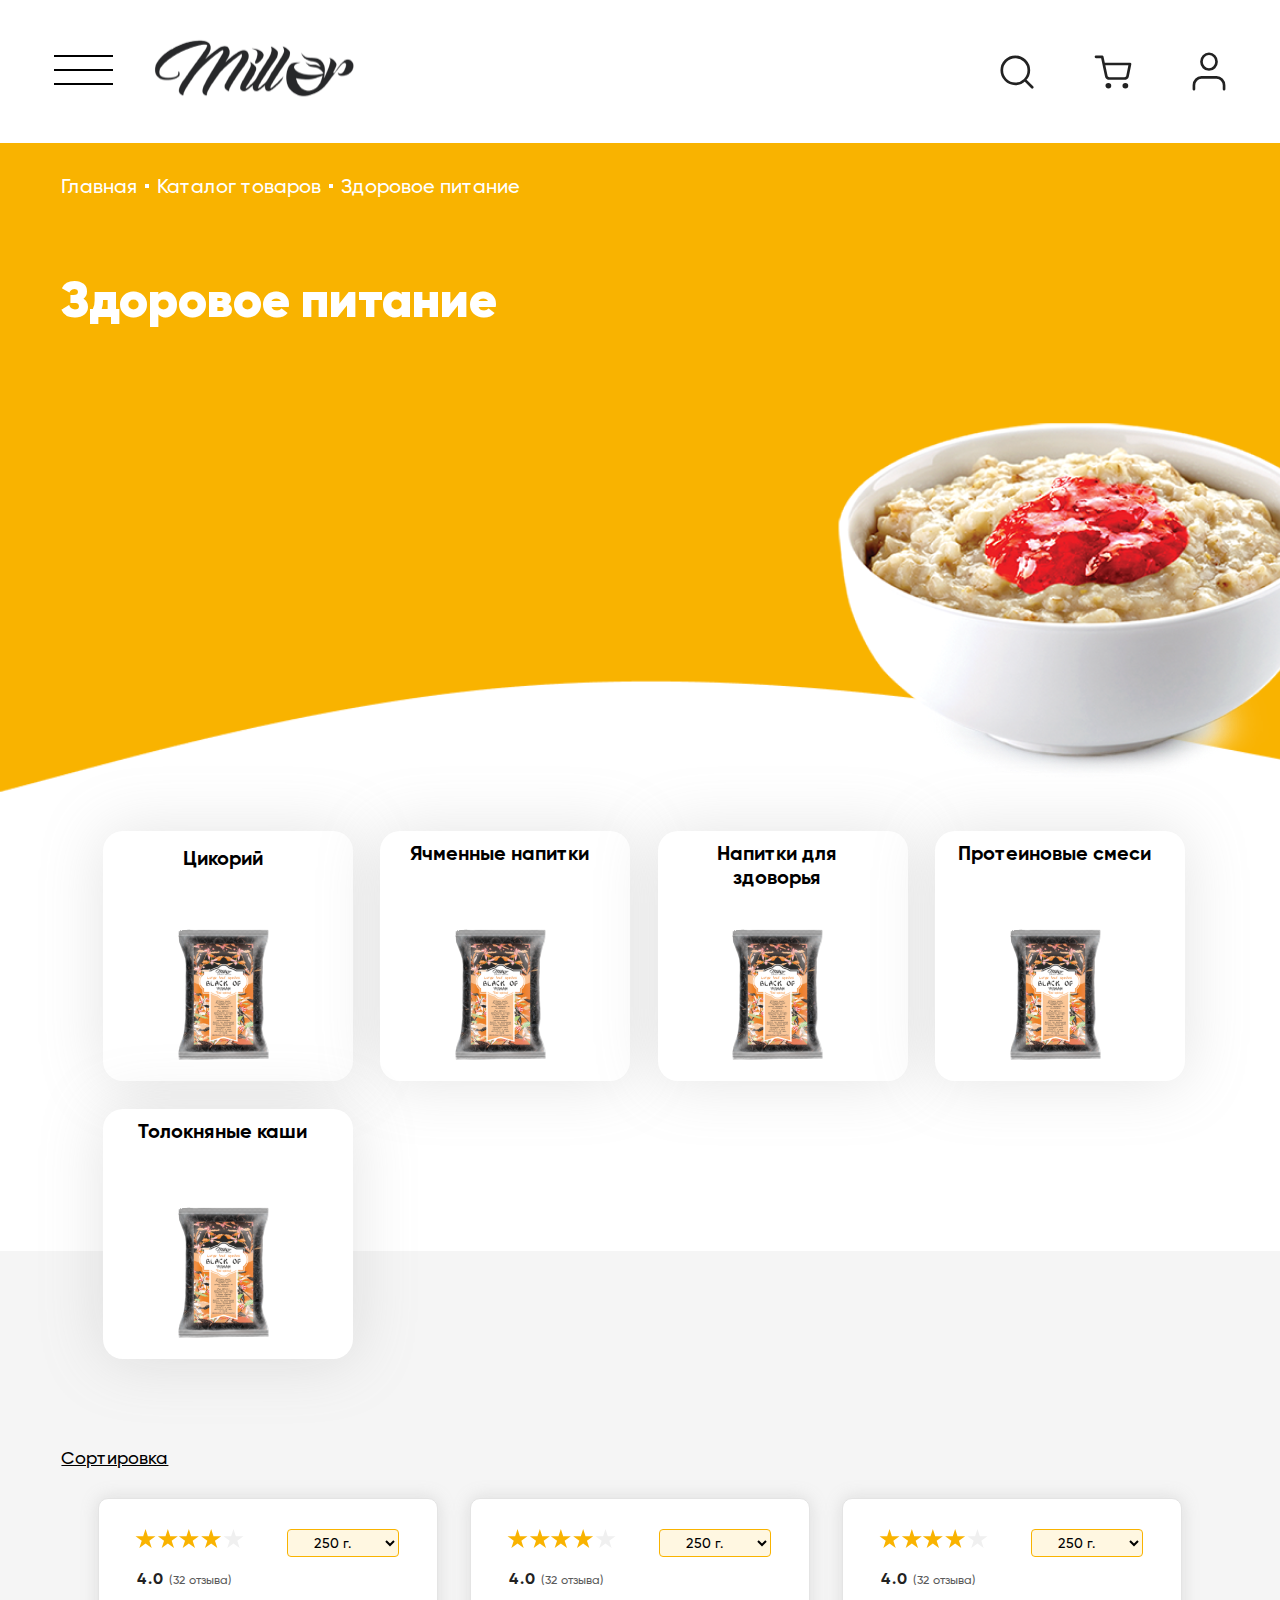
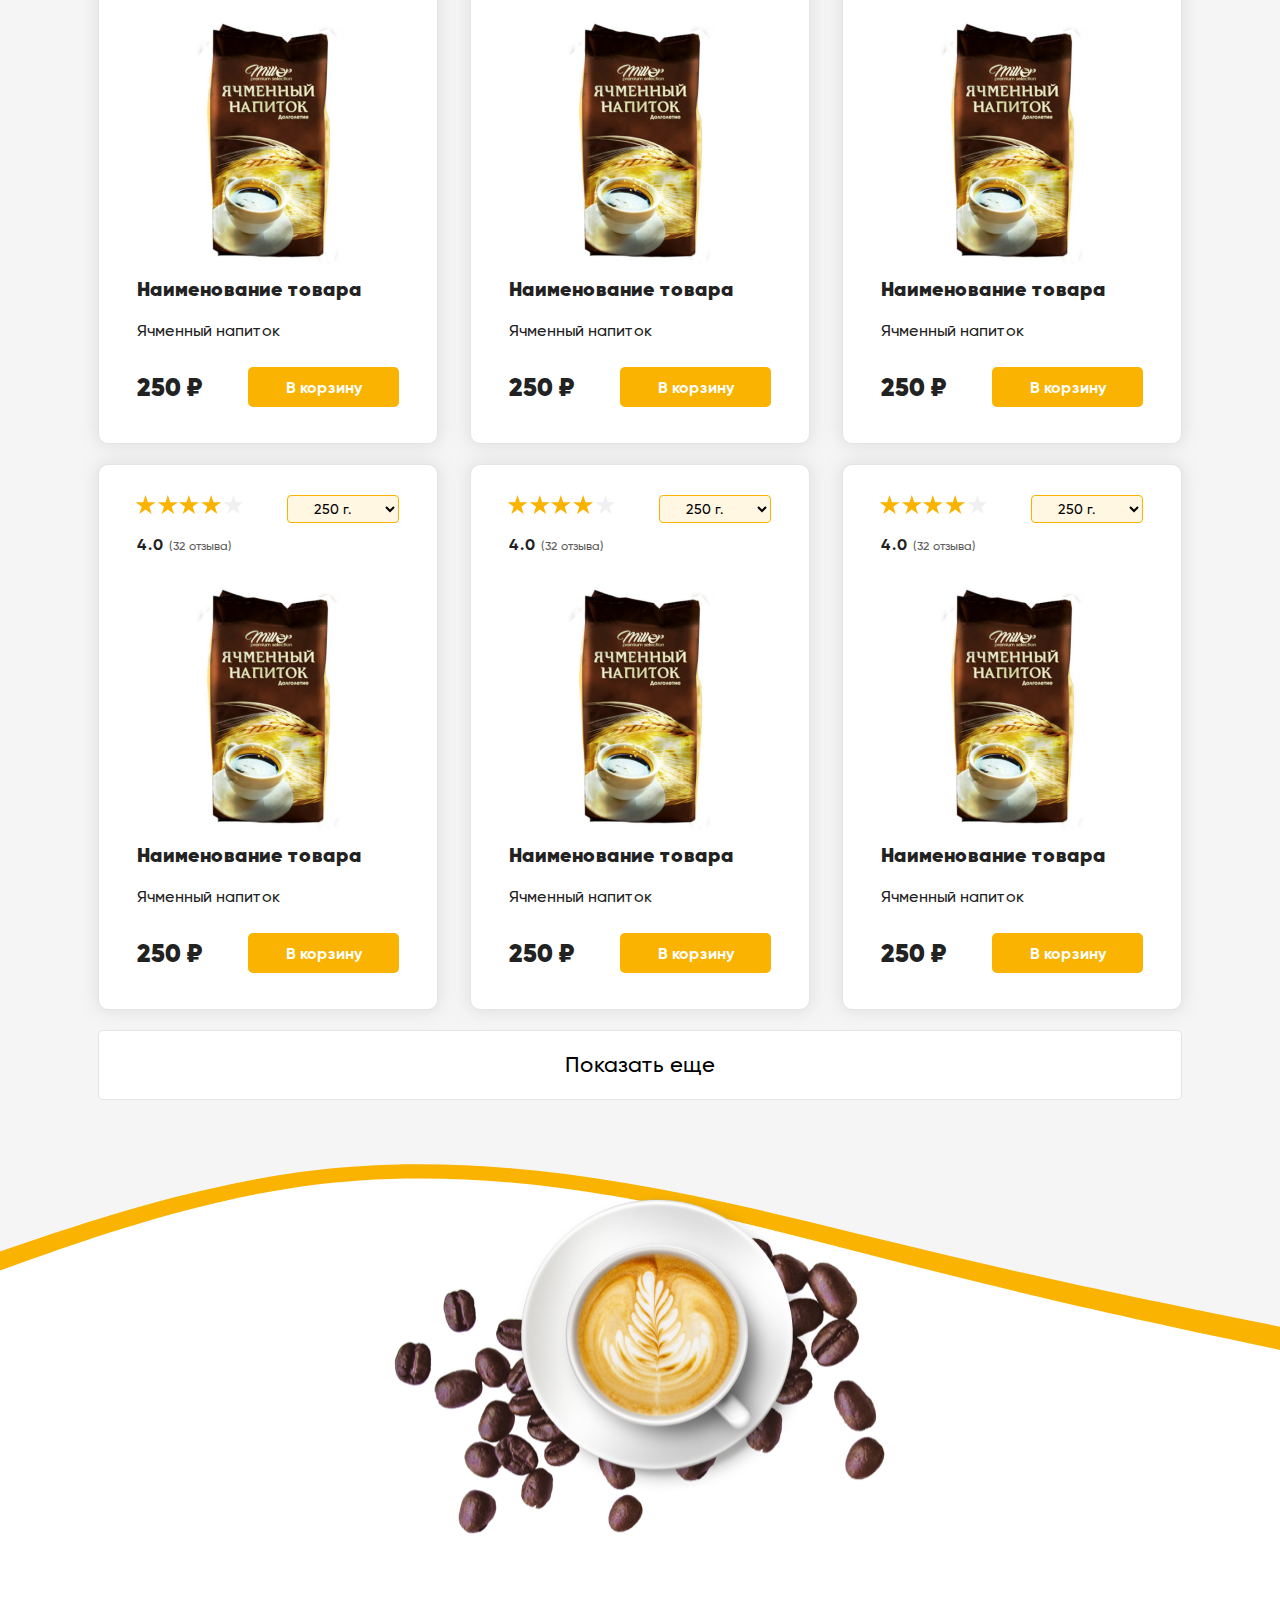
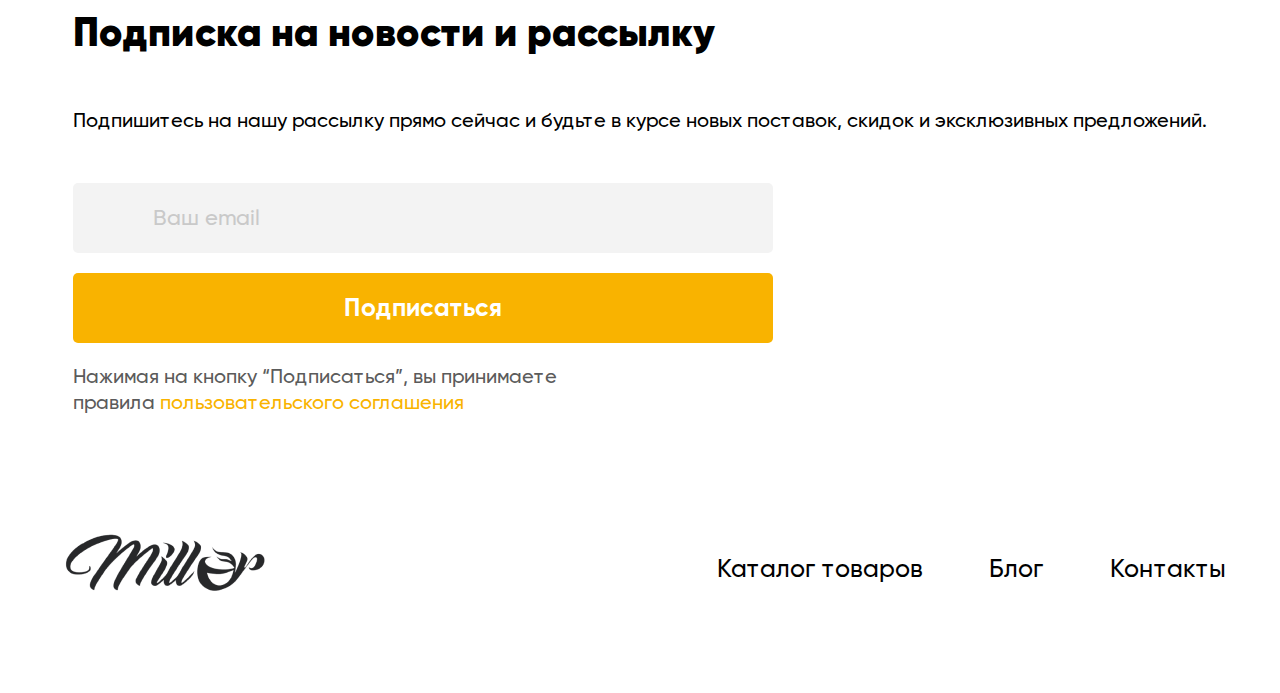
<file: pages/catalog-health.html>
<!DOCTYPE html>
<html lang="ru">

<head>
    <meta charset="UTF-8">
    <meta http-equiv="X-UA-Compatible" content="IE=edge">
    <meta name="viewport" content="width=device-width, initial-scale=1.0">
    <title>Miller</title>
    <link rel="icon" type="image/png" href="../img/favicon.png">
    <link rel="stylesheet" href="../css/blocks/global/swiper-bundle.min.css" />

    <link rel="stylesheet" href="../css/style.css">
</head>

<body id="top">
    <header class="header">
        <div class="header__wrapper container">
            <button class="header__nav-btn" type="button">
                <span class="visually-hidden">Открыть меню</span>
            </button>
            <div class="header__container">
                <nav class="header__nav">
                    <div class="header__nav-menu">
                        <ul class="header__nav-list">
                            <li class="header__nav-item">
                                <a class="header__nav-link current" href="../index.html#catalog">Каталог товаров</a>
                            </li>
                            <li class="header__nav-item">
                                <a class="header__nav-link" href="blog.html">Блог</a>
                            </li>
                            <li class="header__nav-item">
                                <a class="header__nav-link" href="contacts.html">Контакты</a>
                            </li>
                        </ul>
                    </div>
                </nav>
                <a class="index-back" href="../index.html">
                    <picture>
                        <source media="(min-width: 1904px)"
                            srcset="../img/header/logo-desk@1x.png 1x, ../img/header/logo-desk@2x.png 2x">
                        <source media="(min-width: 1349px)"
                            srcset="../img/header/logo-laptop@1x.png 1x, ../img/header/logo-laptop@2x.png 2x">
                        <source media="(min-width: 768px)"
                            srcset="../img/header/logo-tab@1x.png 1x, ../img/header/logo-tab@2x.png 2x">
                        <img class="header__logo" src="../img/header/logo@1x.png" srcset="../img/header/logo@2x.png" width="110"
                            height="50" alt="Логотип">
                    </picture>
                </a>
                
                <div class="header__interaction">
                    <button class="header__btn header__interaction-search" type="button"></button>
                    <a class="header__btn header__interaction-basket" href="cart.html"></a>
                    <button class="header__btn header__interaction-user" type="button"></button>
                </div>
            </div>

            <div class="header-menu">
                <div class="header-menu__head">
                    <a class="index-back" href="../index.html">
                        <picture>
                            <source media="(min-width: 768px)"
                                srcset="../img/header/logo-tab@1x.png 1x, ../img/header/logo-tab@2x.png 2x">
                            <img class="header-menu__logo" src="../img/header/logo@1x.png" srcset="../img/header/logo@2x.png"
                                width="110" height="50" alt="Логотип">
                        </picture>
                    </a>
                    
                </div>
                <div class="header-menu__main">
                    <nav class="header-menu__nav">
                        <ul class="header-menu__nav-list">
                            <li class="header-menu__nav-item">
                                <a class="header-menu__nav-link current" href="../index.html#catalog">Каталог товаров</a>
                            </li>
                            <li class="header-menu__nav-item">
                                <a class="header-menu__nav-link" href="blog.html">Блог</a>
                            </li>
                            <li class="header-menu__nav-item">
                                <a class="header-menu__nav-link" href="contacts.html">Контакты</a>
                            </li>
                        </ul>
                    </nav>
                    <div class="header-menu__interaction">
                        <a class="header-menu__btn header-menu__interaction-basket" href="cart.html"></a>
                        <button class="header-menu__btn header-menu__interaction-user" type="button"></button>
                    </div>
                </div>
                <div class="header-menu__footer">
                    <a class="header-menu__mail" href="#">Import@kldrefine.com</a>
                    <ul class="header-menu__social">
                        <li class="header-menu__social-item header-menu__social-phone"></li>
                        <li class="header-menu__social-item header-menu__social-insta"></li>
                    </ul>
                </div>
            </div>
            <div class="header-search">
                <form class="header-search__form" action="#">
                    <img class="header-search__img" src="../img/header/search-form.svg" width="12" height="12" alt="">
                    <input class="header-search__input" type="text" placeholder="Поиск по товарам">
                    <button class="header-search__btn" type="button">Отменить</button>
                </form>
            </div>
        </div>
    </header>

    <main class="main">
        <section class="health">
            <h1 class="visually-hidden">Кофе Miller</h1>
            <div class="health__container">
                <nav class="coffee__breadcrumbs breadcrumbs">
                    <ul class="breadcrumbs__list">
                        <li class="breadcrumbs__item">
                            <a class="breadcrumbs__link" href="../index.html">Главная</a>
                        </li>
                        <li class="breadcrumbs__item">
                            <a class="breadcrumbs__link" href="../index.html#catalog">Каталог товаров</a>
                        </li>
                        <li class="breadcrumbs__item">
                            <a class="breadcrumbs__link breadcrumbs__link-current">Здоровое питание</a>
                        </li>
                    </ul>
                </nav>
                <h2 class="health__title catalog-title">Здоровое питание</h2>
                <form class="health__form catalog-form" method="" action="#">
                    <fieldset class="health__form-fieldset health-dishes">
                        <legend class="visually-hidden">Способ приготовления</legend>
                        <ul class="health-dishes__list">
                            <li class="health-dishes__item">
                                <input class="health-dishes__radio" type="radio" name="health-dishes" id="chicory">
                                <label for="chicory"><span class="health-dishes__span"></span>Цикорий</label>
                            </li>
                            <li class="health-dishes__item">
                                <input class="health-dishes__radio" type="radio" name="health-dishes" id="barley">
                                <label for="barley">Ячменные напитки</label>
                            </li>
                            <li class="health-dishes__item health-dishes__item-order">
                                <input class="health-dishes__radio" type="radio" name="health-dishes" id="health-drinks">
                                <label for="health-drinks">Напитки для здоворья</label>
                            </li>
                            <li class="health-dishes__item">
                                <input class="health-dishes__radio" type="radio" name="health-dishes" id="protein">
                                <label for="protein">Протеиновые смеси</label>
                            </li>
                            <li class="health-dishes__item">
                                <input class="health-dishes__radio" type="radio" name="health-dishes" id="porridge">
                                <label for="porridge">Толокняные каши</label>
                            </li>
                        </ul>
                    </fieldset>
                </form>
            </div>
        </section>
        <section class="sorting-health">
            <h2 class="sorting-health__title">Сортировка</h2>
            <div class="sorting-health__wrapper">
                <div class="sorting-health__card sorting-health-card">
                    <div class="sorting-health-card__header sorting-health-header">
                        <div class="sorting-health-header__ratings">
                            <img class="sorting-health-header__stars" src="../img/sale/stars.svg" alt="">
                            <div class="sorting-health-header__grade">
                                <span class="sorting-health-header__number">4.0</span>
                                <span class="sorting-health-header__reviews">(32 отзыва)</span>
                            </div>
                        </div>
                        <select class="sorting-health-header__size">
                            <option value="250 г.">250 г.</option>
                            <option value="250 г.">250 г.</option>
                            <option value="250 г.">250 г.</option>
                            <option value="250 г.">250 г.</option>
                        </select>
                    </div>
                    <a class="sorting-health-card__main" href="product-cards/health-card.html">
                        <picture>
                            <source media="(min-width: 1904px)" srcset="../../../img/page-health/health/health-desc@1x.png 1x, ../../../img/page-health/health/health-desc@2x.png 2x">
                            <source media="(min-width: 1349px)" srcset="../../../img/page-health/health/health-laptop@1x.png 1x, ../../../img/page-health/health/health-laptop@2x.png 2x">
                            <img class="sorting-health-card__img" src="../img/page-health/health/slide@1x.jpg"
                                srcset="../img/page-health/health/slide@2x.jpg" width="182" height="279" alt="Ячменный напиток">
                        </picture>
                    </a>
                    <div class="sorting-health-card__footer sorting-health-footer">
                        <h3 class="sorting-health-footer__title">Наименование товара</h3>
                        <p class="sorting-health-footer__text">Ячменный напиток</p>
                        <div class="sorting-health-footer__box">
                            <span class="sorting-health-footer__price">250 ₽</span>
                            <button class="button sorting-health-footer__button">В корзину</button>
                        </div>
                    </div>
                </div>
                <div class="sorting-health__card sorting-health-card">
                    <div class="sorting-health-card__header sorting-health-header">
                        <div class="sorting-health-header__ratings">
                            <img class="sorting-health-header__stars" src="../img/sale/stars.svg" alt="">
                            <div class="sorting-health-header__grade">
                                <span class="sorting-health-header__number">4.0</span>
                                <span class="sorting-health-header__reviews">(32 отзыва)</span>
                            </div>
                        </div>
                        <select class="sorting-health-header__size">
                            <option value="250 г.">250 г.</option>
                            <option value="250 г.">250 г.</option>
                            <option value="250 г.">250 г.</option>
                            <option value="250 г.">250 г.</option>
                        </select>
                    </div>
                    <a class="sorting-health-card__main" href="product-cards/health-card.html">
                        <picture>
                            <source media="(min-width: 1904px)" srcset="../../../img/page-health/health/health-desc@1x.png 1x, ../../../img/page-health/health/health-desc@2x.png 2x">
                            <source media="(min-width: 1349px)" srcset="../../../img/page-health/health/health-laptop@1x.png 1x, ../../../img/page-health/health/health-laptop@2x.png 2x">
                            <img class="sorting-health-card__img" src="../img/page-health/health/slide@1x.jpg"
                                srcset="../img/page-health/health/slide@2x.jpg" width="182" height="279" alt="Ячменный напиток">
                        </picture>
                    </a>
                    <div class="sorting-health-card__footer sorting-health-footer">
                        <h3 class="sorting-health-footer__title">Наименование товара</h3>
                        <p class="sorting-health-footer__text">Ячменный напиток</p>
                        <div class="sorting-health-footer__box">
                            <span class="sorting-health-footer__price">250 ₽</span>
                            <button class="button sorting-health-footer__button">В корзину</button>
                        </div>
                    </div>
                </div>
                <div class="sorting-health__card sorting-health-card">
                    <div class="sorting-health-card__header sorting-health-header">
                        <div class="sorting-health-header__ratings">
                            <img class="sorting-health-header__stars" src="../img/sale/stars.svg" alt="">
                            <div class="sorting-health-header__grade">
                                <span class="sorting-health-header__number">4.0</span>
                                <span class="sorting-health-header__reviews">(32 отзыва)</span>
                            </div>
                        </div>
                        <select class="sorting-health-header__size">
                            <option value="250 г.">250 г.</option>
                            <option value="250 г.">250 г.</option>
                            <option value="250 г.">250 г.</option>
                            <option value="250 г.">250 г.</option>
                        </select>
                    </div>
                    <a class="sorting-health-card__main" href="product-cards/health-card.html">
                        <picture>
                            <source media="(min-width: 1904px)" srcset="../../../img/page-health/health/health-desc@1x.png 1x, ../../../img/page-health/health/health-desc@2x.png 2x">
                            <source media="(min-width: 1349px)" srcset="../../../img/page-health/health/health-laptop@1x.png 1x, ../../../img/page-health/health/health-laptop@2x.png 2x">
                            <img class="sorting-health-card__img" src="../img/page-health/health/slide@1x.jpg"
                                srcset="../img/page-health/health/slide@2x.jpg" width="182" height="279" alt="Ячменный напиток">
                        </picture>
                    </a>
                    <div class="sorting-health-card__footer sorting-health-footer">
                        <h3 class="sorting-health-footer__title">Наименование товара</h3>
                        <p class="sorting-health-footer__text">Ячменный напиток</p>
                        <div class="sorting-health-footer__box">
                            <span class="sorting-health-footer__price">250 ₽</span>
                            <button class="button sorting-health-footer__button">В корзину</button>
                        </div>
                    </div>
                </div>
                <div class="sorting-health__card sorting-health-card sorting-health-card-laptop">
                    <div class="sorting-health-card__header sorting-health-header">
                        <div class="sorting-health-header__ratings">
                            <img class="sorting-health-header__stars" src="../img/sale/stars.svg" alt="">
                            <div class="sorting-health-header__grade">
                                <span class="sorting-health-header__number">4.0</span>
                                <span class="sorting-health-header__reviews">(32 отзыва)</span>
                            </div>
                        </div>
                        <select class="sorting-health-header__size">
                            <option value="250 г.">250 г.</option>
                            <option value="250 г.">250 г.</option>
                            <option value="250 г.">250 г.</option>
                            <option value="250 г.">250 г.</option>
                        </select>
                    </div>
                    <a class="sorting-health-card__main" href="product-cards/health-card.html">
                        <picture>
                            <source media="(min-width: 1904px)" srcset="../../../img/page-health/health/health-desc@1x.png 1x, ../../../img/page-health/health/health-desc@2x.png 2x">
                            <source media="(min-width: 1349px)" srcset="../../../img/page-health/health/health-laptop@1x.png 1x, ../../../img/page-health/health/health-laptop@2x.png 2x">
                            <img class="sorting-health-card__img" src="../img/page-health/health/slide@1x.jpg"
                                srcset="../img/page-health/health/slide@2x.jpg" width="182" height="279" alt="Ячменный напиток">
                        </picture>
                    </a>
                    <div class="sorting-health-card__footer sorting-health-footer">
                        <h3 class="sorting-health-footer__title">Наименование товара</h3>
                        <p class="sorting-health-footer__text">Ячменный напиток</p>
                        <div class="sorting-health-footer__box">
                            <span class="sorting-health-footer__price">250 ₽</span>
                            <button class="button sorting-health-footer__button">В корзину</button>
                        </div>
                    </div>
                </div>
                <div class="sorting-health__card sorting-health-card sorting-health-card-laptop">
                    <div class="sorting-health-card__header sorting-health-header">
                        <div class="sorting-health-header__ratings">
                            <img class="sorting-health-header__stars" src="../img/sale/stars.svg" alt="">
                            <div class="sorting-health-header__grade">
                                <span class="sorting-health-header__number">4.0</span>
                                <span class="sorting-health-header__reviews">(32 отзыва)</span>
                            </div>
                        </div>
                        <select class="sorting-health-header__size">
                            <option value="250 г.">250 г.</option>
                            <option value="250 г.">250 г.</option>
                            <option value="250 г.">250 г.</option>
                            <option value="250 г.">250 г.</option>
                        </select>
                    </div>
                    <a class="sorting-health-card__main" href="product-cards/health-card.html">
                        <picture>
                            <source media="(min-width: 1904px)" srcset="../../../img/page-health/health/health-desc@1x.png 1x, ../../../img/page-health/health/health-desc@2x.png 2x">
                            <source media="(min-width: 1349px)" srcset="../../../img/page-health/health/health-laptop@1x.png 1x, ../../../img/page-health/health/health-laptop@2x.png 2x">
                            <img class="sorting-health-card__img" src="../img/page-health/health/slide@1x.jpg"
                                srcset="../img/page-health/health/slide@2x.jpg" width="182" height="279" alt="Ячменный напиток">
                        </picture>
                    </a>
                    <div class="sorting-health-card__footer sorting-health-footer">
                        <h3 class="sorting-health-footer__title">Наименование товара</h3>
                        <p class="sorting-health-footer__text">Ячменный напиток</p>
                        <div class="sorting-health-footer__box">
                            <span class="sorting-health-footer__price">250 ₽</span>
                            <button class="button sorting-health-footer__button">В корзину</button>
                        </div>
                    </div>
                </div>
                <div class="sorting-health__card sorting-health-card sorting-health-card-laptop">
                    <div class="sorting-health-card__header sorting-health-header">
                        <div class="sorting-health-header__ratings">
                            <img class="sorting-health-header__stars" src="../img/sale/stars.svg" alt="">
                            <div class="sorting-health-header__grade">
                                <span class="sorting-health-header__number">4.0</span>
                                <span class="sorting-health-header__reviews">(32 отзыва)</span>
                            </div>
                        </div>
                        <select class="sorting-health-header__size">
                            <option value="250 г.">250 г.</option>
                            <option value="250 г.">250 г.</option>
                            <option value="250 г.">250 г.</option>
                            <option value="250 г.">250 г.</option>
                        </select>
                    </div>
                    <a class="sorting-health-card__main" href="product-cards/health-card.html">
                        <picture>
                            <source media="(min-width: 1904px)" srcset="../../../img/page-health/health/health-desc@1x.png 1x, ../../../img/page-health/health/health-desc@2x.png 2x">
                            <source media="(min-width: 1349px)" srcset="../../../img/page-health/health/health-laptop@1x.png 1x, ../../../img/page-health/health/health-laptop@2x.png 2x">
                            <img class="sorting-health-card__img" src="../img/page-health/health/slide@1x.jpg"
                                srcset="../img/page-health/health/slide@2x.jpg" width="182" height="279" alt="Ячменный напиток">
                        </picture>
                    </a>
                    <div class="sorting-health-card__footer sorting-health-footer">
                        <h3 class="sorting-health-footer__title">Наименование товара</h3>
                        <p class="sorting-health-footer__text">Ячменный напиток</p>
                        <div class="sorting-health-footer__box">
                            <span class="sorting-health-footer__price">250 ₽</span>
                            <button class="button sorting-health-footer__button">В корзину</button>
                        </div>
                    </div>
                </div>
                <div class="sorting-health__card sorting-health-card sorting-health-card-desc">
                    <div class="sorting-health-card__header sorting-health-header">
                        <div class="sorting-health-header__ratings">
                            <img class="sorting-health-header__stars" src="../img/sale/stars.svg" alt="">
                            <div class="sorting-health-header__grade">
                                <span class="sorting-health-header__number">4.0</span>
                                <span class="sorting-health-header__reviews">(32 отзыва)</span>
                            </div>
                        </div>
                        <select class="sorting-health-header__size">
                            <option value="250 г.">250 г.</option>
                            <option value="250 г.">250 г.</option>
                            <option value="250 г.">250 г.</option>
                            <option value="250 г.">250 г.</option>
                        </select>
                    </div>
                    <a class="sorting-health-card__main" href="product-cards/health-card.html">
                        <picture>
                            <source media="(min-width: 1904px)" srcset="../../../img/page-health/health/health-desc@1x.png 1x, ../../../img/page-health/health/health-desc@2x.png 2x">
                            <source media="(min-width: 1349px)" srcset="../../../img/page-health/health/health-laptop@1x.png 1x, ../../../img/page-health/health/health-laptop@2x.png 2x">
                            <img class="sorting-health-card__img" src="../img/page-health/health/slide@1x.jpg"
                                srcset="../img/page-health/health/slide@2x.jpg" width="182" height="279" alt="Ячменный напиток">
                        </picture>
                    </a>
                    <div class="sorting-health-card__footer sorting-health-footer">
                        <h3 class="sorting-health-footer__title">Наименование товара</h3>
                        <p class="sorting-health-footer__text">Ячменный напиток</p>
                        <div class="sorting-health-footer__box">
                            <span class="sorting-health-footer__price">250 ₽</span>
                            <button class="button sorting-health-footer__button">В корзину</button>
                        </div>
                    </div>
                </div>
                <div class="sorting-health__card sorting-health-card sorting-health-card-desc">
                    <div class="sorting-health-card__header sorting-health-header">
                        <div class="sorting-health-header__ratings">
                            <img class="sorting-health-header__stars" src="../img/sale/stars.svg" alt="">
                            <div class="sorting-health-header__grade">
                                <span class="sorting-health-header__number">4.0</span>
                                <span class="sorting-health-header__reviews">(32 отзыва)</span>
                            </div>
                        </div>
                        <select class="sorting-health-header__size">
                            <option value="250 г.">250 г.</option>
                            <option value="250 г.">250 г.</option>
                            <option value="250 г.">250 г.</option>
                            <option value="250 г.">250 г.</option>
                        </select>
                    </div>
                    <a class="sorting-health-card__main" href="product-cards/health-card.html">
                        <picture>
                            <source media="(min-width: 1904px)" srcset="../../../img/page-health/health/health-desc@1x.png 1x, ../../../img/page-health/health/health-desc@2x.png 2x">
                            <source media="(min-width: 1349px)" srcset="../../../img/page-health/health/health-laptop@1x.png 1x, ../../../img/page-health/health/health-laptop@2x.png 2x">
                            <img class="sorting-health-card__img" src="../img/page-health/health/slide@1x.jpg"
                                srcset="../img/page-health/health/slide@2x.jpg" width="182" height="279" alt="Ячменный напиток">
                        </picture>
                    </a>
                    <div class="sorting-health-card__footer sorting-health-footer">
                        <h3 class="sorting-health-footer__title">Наименование товара</h3>
                        <p class="sorting-health-footer__text">Ячменный напиток</p>
                        <div class="sorting-health-footer__box">
                            <span class="sorting-health-footer__price">250 ₽</span>
                            <button class="button sorting-health-footer__button">В корзину</button>
                        </div>
                    </div>
                </div>
                <div class="sorting-health__card sorting-health-card sorting-health-card-desc">
                    <div class="sorting-health-card__header sorting-health-header">
                        <div class="sorting-health-header__ratings">
                            <img class="sorting-health-header__stars" src="../img/sale/stars.svg" alt="">
                            <div class="sorting-health-header__grade">
                                <span class="sorting-health-header__number">4.0</span>
                                <span class="sorting-health-header__reviews">(32 отзыва)</span>
                            </div>
                        </div>
                        <select class="sorting-health-header__size">
                            <option value="250 г.">250 г.</option>
                            <option value="250 г.">250 г.</option>
                            <option value="250 г.">250 г.</option>
                            <option value="250 г.">250 г.</option>
                        </select>
                    </div>
                    <a class="sorting-health-card__main" href="product-cards/health-card.html">
                        <picture>
                            <source media="(min-width: 1904px)" srcset="../../../img/page-health/health/health-desc@1x.png 1x, ../../../img/page-health/health/health-desc@2x.png 2x">
                            <source media="(min-width: 1349px)" srcset="../../../img/page-health/health/health-laptop@1x.png 1x, ../../../img/page-health/health/health-laptop@2x.png 2x">
                            <img class="sorting-health-card__img" src="../img/page-health/health/slide@1x.jpg"
                                srcset="../img/page-health/health/slide@2x.jpg" width="182" height="279" alt="Ячменный напиток">
                        </picture>
                    </a>
                    <div class="sorting-health-card__footer sorting-health-footer">
                        <h3 class="sorting-health-footer__title">Наименование товара</h3>
                        <p class="sorting-health-footer__text">Ячменный напиток</p>
                        <div class="sorting-health-footer__box">
                            <span class="sorting-health-footer__price">250 ₽</span>
                            <button class="button sorting-health-footer__button">В корзину</button>
                        </div>
                    </div>
                </div>
                <div class="sorting-health__card sorting-health-card sorting-health-card-desc">
                    <div class="sorting-health-card__header sorting-health-header">
                        <div class="sorting-health-header__ratings">
                            <img class="sorting-health-header__stars" src="../img/sale/stars.svg" alt="">
                            <div class="sorting-health-header__grade">
                                <span class="sorting-health-header__number">4.0</span>
                                <span class="sorting-health-header__reviews">(32 отзыва)</span>
                            </div>
                        </div>
                        <select class="sorting-health-header__size">
                            <option value="250 г.">250 г.</option>
                            <option value="250 г.">250 г.</option>
                            <option value="250 г.">250 г.</option>
                            <option value="250 г.">250 г.</option>
                        </select>
                    </div>
                    <a class="sorting-health-card__main" href="product-cards/health-card.html">
                        <picture>
                            <source media="(min-width: 1904px)" srcset="../../../img/page-health/health/health-desc@1x.png 1x, ../../../img/page-health/health/health-desc@2x.png 2x">
                            <source media="(min-width: 1349px)" srcset="../../../img/page-health/health/health-laptop@1x.png 1x, ../../../img/page-health/health/health-laptop@2x.png 2x">
                            <img class="sorting-health-card__img" src="../img/page-health/health/slide@1x.jpg"
                                srcset="../img/page-health/health/slide@2x.jpg" width="182" height="279" alt="Ячменный напиток">
                        </picture>
                    </a>
                    <div class="sorting-health-card__footer sorting-health-footer">
                        <h3 class="sorting-health-footer__title">Наименование товара</h3>
                        <p class="sorting-health-footer__text">Ячменный напиток</p>
                        <div class="sorting-health-footer__box">
                            <span class="sorting-health-footer__price">250 ₽</span>
                            <button class="button sorting-health-footer__button">В корзину</button>
                        </div>
                    </div>
                </div>
                <div class="sorting-health__card sorting-health-card sorting-health-card-desc">
                    <div class="sorting-health-card__header sorting-health-header">
                        <div class="sorting-health-header__ratings">
                            <img class="sorting-health-header__stars" src="../img/sale/stars.svg" alt="">
                            <div class="sorting-health-header__grade">
                                <span class="sorting-health-header__number">4.0</span>
                                <span class="sorting-health-header__reviews">(32 отзыва)</span>
                            </div>
                        </div>
                        <select class="sorting-health-header__size">
                            <option value="250 г.">250 г.</option>
                            <option value="250 г.">250 г.</option>
                            <option value="250 г.">250 г.</option>
                            <option value="250 г.">250 г.</option>
                        </select>
                    </div>
                    <a class="sorting-health-card__main" href="product-cards/health-card.html">
                        <picture>
                            <source media="(min-width: 1904px)" srcset="../../../img/page-health/health/health-desc@1x.png 1x, ../../../img/page-health/health/health-desc@2x.png 2x">
                            <source media="(min-width: 1349px)" srcset="../../../img/page-health/health/health-laptop@1x.png 1x, ../../../img/page-health/health/health-laptop@2x.png 2x">
                            <img class="sorting-health-card__img" src="../img/page-health/health/slide@1x.jpg"
                                srcset="../img/page-health/health/slide@2x.jpg" width="182" height="279" alt="Ячменный напиток">
                        </picture>
                    </a>
                    <div class="sorting-health-card__footer sorting-health-footer">
                        <h3 class="sorting-health-footer__title">Наименование товара</h3>
                        <p class="sorting-health-footer__text">Ячменный напиток</p>
                        <div class="sorting-health-footer__box">
                            <span class="sorting-health-footer__price">250 ₽</span>
                            <button class="button sorting-health-footer__button">В корзину</button>
                        </div>
                    </div>
                </div>
                <div class="sorting-health__card sorting-health-card sorting-health-card-desc">
                    <div class="sorting-health-card__header sorting-health-header">
                        <div class="sorting-health-header__ratings">
                            <img class="sorting-health-header__stars" src="../img/sale/stars.svg" alt="">
                            <div class="sorting-health-header__grade">
                                <span class="sorting-health-header__number">4.0</span>
                                <span class="sorting-health-header__reviews">(32 отзыва)</span>
                            </div>
                        </div>
                        <select class="sorting-health-header__size">
                            <option value="250 г.">250 г.</option>
                            <option value="250 г.">250 г.</option>
                            <option value="250 г.">250 г.</option>
                            <option value="250 г.">250 г.</option>
                        </select>
                    </div>
                    <a class="sorting-health-card__main" href="product-cards/health-card.html">
                        <picture>
                            <source media="(min-width: 1904px)" srcset="../../../img/page-health/health/health-desc@1x.png 1x, ../../../img/page-health/health/health-desc@2x.png 2x">
                            <source media="(min-width: 1349px)" srcset="../../../img/page-health/health/health-laptop@1x.png 1x, ../../../img/page-health/health/health-laptop@2x.png 2x">
                            <img class="sorting-health-card__img" src="../img/page-health/health/slide@1x.jpg"
                                srcset="../img/page-health/health/slide@2x.jpg" width="182" height="279" alt="Ячменный напиток">
                        </picture>
                    </a>
                    <div class="sorting-health-card__footer sorting-health-footer">
                        <h3 class="sorting-health-footer__title">Наименование товара</h3>
                        <p class="sorting-health-footer__text">Ячменный напиток</p>
                        <div class="sorting-health-footer__box">
                            <span class="sorting-health-footer__price">250 ₽</span>
                            <button class="button sorting-health-footer__button">В корзину</button>
                        </div>
                    </div>
                </div>
            </div>
            <button class="sorting__button-more">Показать еще</button>
        </section>
        <section class="subscription subscription-catalog">
            <div class="container">
                <div class="subscription__wrapper">
                    <picture>
                        <source media="(min-width: 1904px)"
                                    srcset="../img/subscription/bg-desk@1x.png 1x, ../img/subscription/bg-desk@2x.png 2x">
                        <source media="(min-width: 1349px)"
                                    srcset="../img/subscription/bg-laptop@1x.png 1x, ../img/subscription/bg-laptop@2x.png 2x">
                        <source media="(min-width: 768px)"
                                    srcset="../img/subscription/bg-tab@1x.png 1x, ../img/subscription/bg-tab@2x.png 2x">
                        <img class="subscription__img" src="../img/subscription/bg@1x.png" srcset="../img/subscription/bg@2x.png" width="361" height="297" alt="">
                    </picture>
                    
                    <form action="#" class="subscription__form" method="POST">
                        <h2 class="subscription__title section-title">Подписка на новости и рассылку</h2>
                        <p class="subscription__text">Подпишитесь на нашу рассылку прямо сейчас
                            и будьте в курсе новых поставок, скидок
                            и эксклюзивных предложений.</p>
                        <div class="subscription__application">
                            <input class="subscription__input" type="email" name="email" placeholder="Ваш email" tabindex="0" id="email" required>
                            <input class="button subscription__button" type="submit" name="submit" value="Подписаться">
                        </div>
                        <p class="subscription__agreement">Нажимая на кнопку “Подписаться”, вы принимаете <span class="carry">правила
                            <a class="subscription__link" href="#">пользовательского соглашения</a></span></p>
                    </form>
                </div>
            </div>
        </section>
    </main>

    <footer class="footer">
        <div class="container">
            <nav class="footer__nav">
                <ul class="footer__list">
                    <li class="footer__item">
                        <a class="footer__link" href="../index.html#catalog">Каталог товаров</a>
                    </li>
                    <li class="footer__item">
                        <a class="footer__link" href="blog.html">Блог</a>
                    </li>
                    <li class="footer__item">
                        <a class="footer__link" href="contacts.html">Контакты</a>
                    </li>
                </ul>
                <a class="anchor-top" href="#top">
                    <picture>
                        <source media="(min-width: 1904px)" srcset="../img/header/logo-desk@1x.png 1x, ../img/header/logo-desk@2x.png 2x">
                        <source media="(min-width: 1349px)" srcset="../img/header/logo-laptop@1x.png 1x, ../img/header/logo-laptop@2x.png 2x">
                        <source media="(min-width: 768px)" srcset="../img/header/logo-tab@1x.png 1x, ../img/header/logo-tab@2x.png 2x">
                        <img class="footer__logo" src="../img/header/logo@1x.png" srcset="../img/header/logo@2x.png" width="110" height="50" alt="">
                    </picture>
                </a>
                
            </nav>
        </div>
    </footer>

    <script src="../js/header.js"></script>
</body>
</html>
</file>
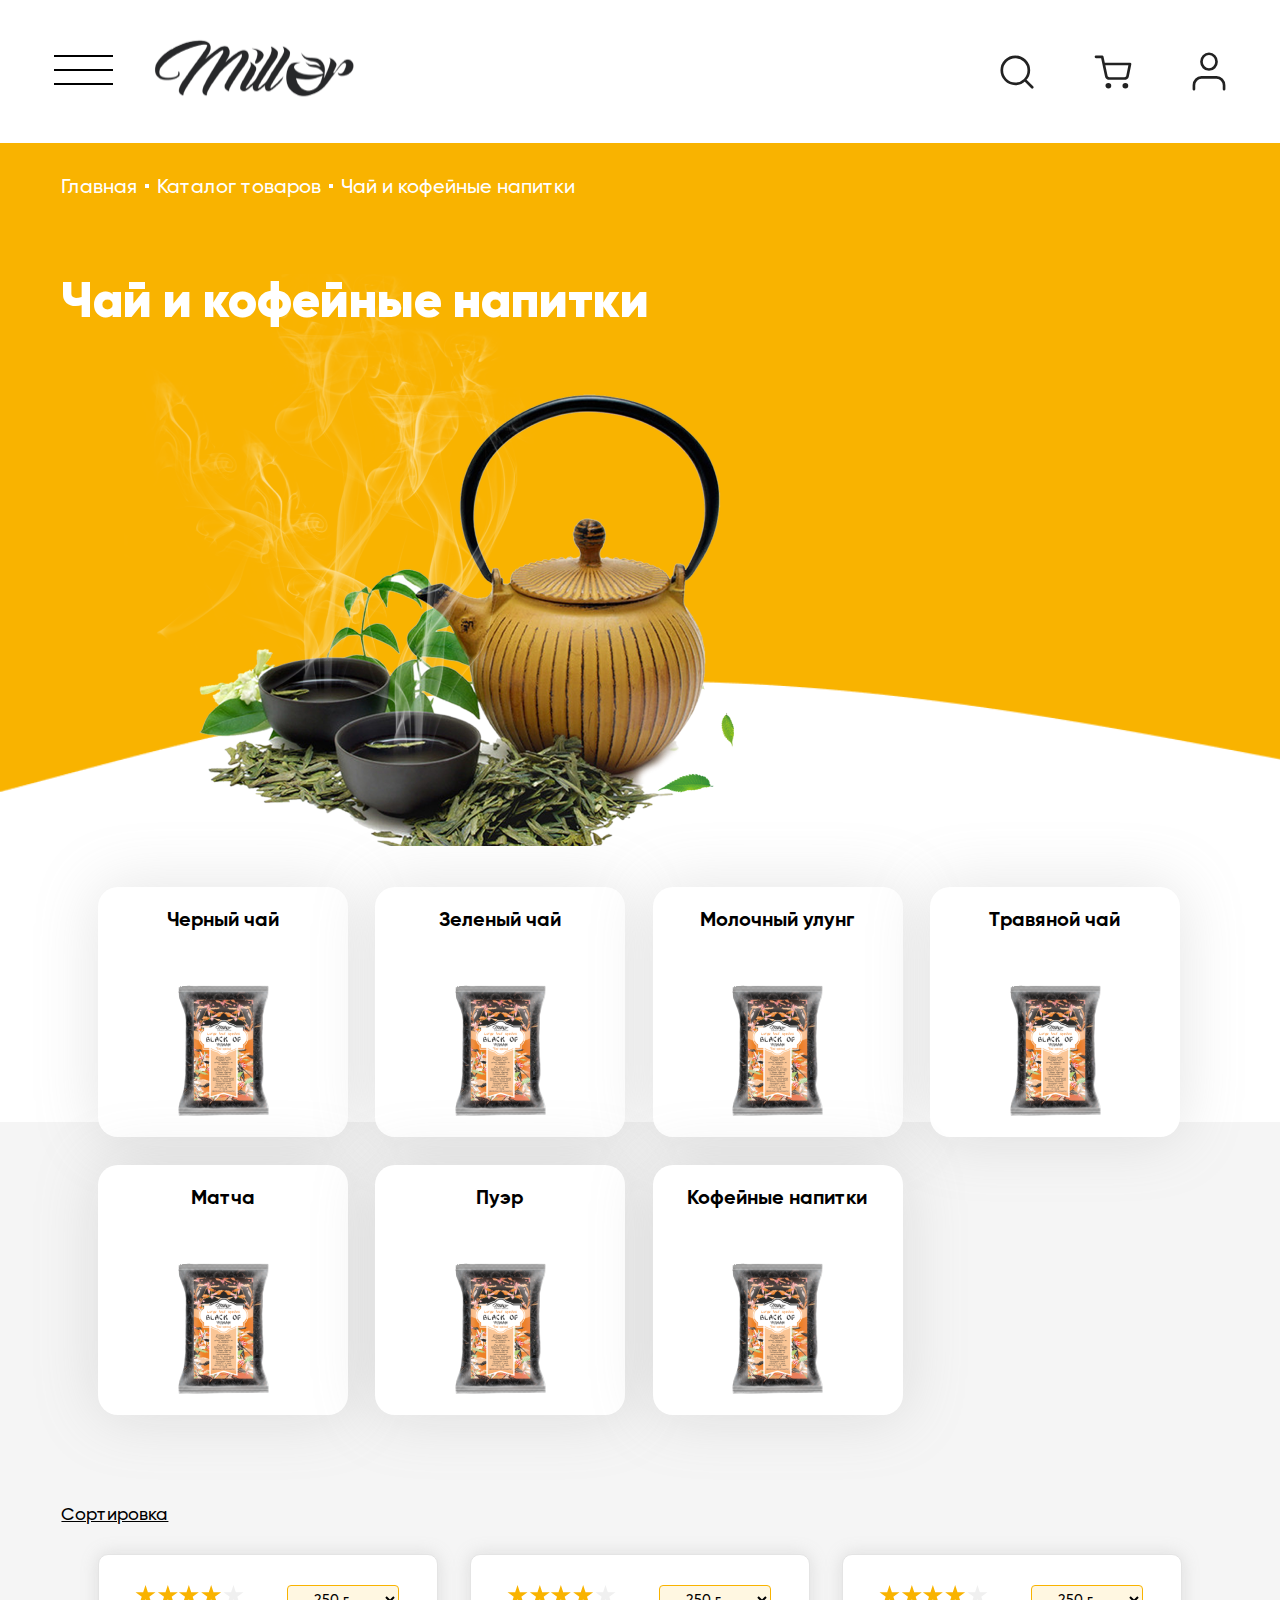
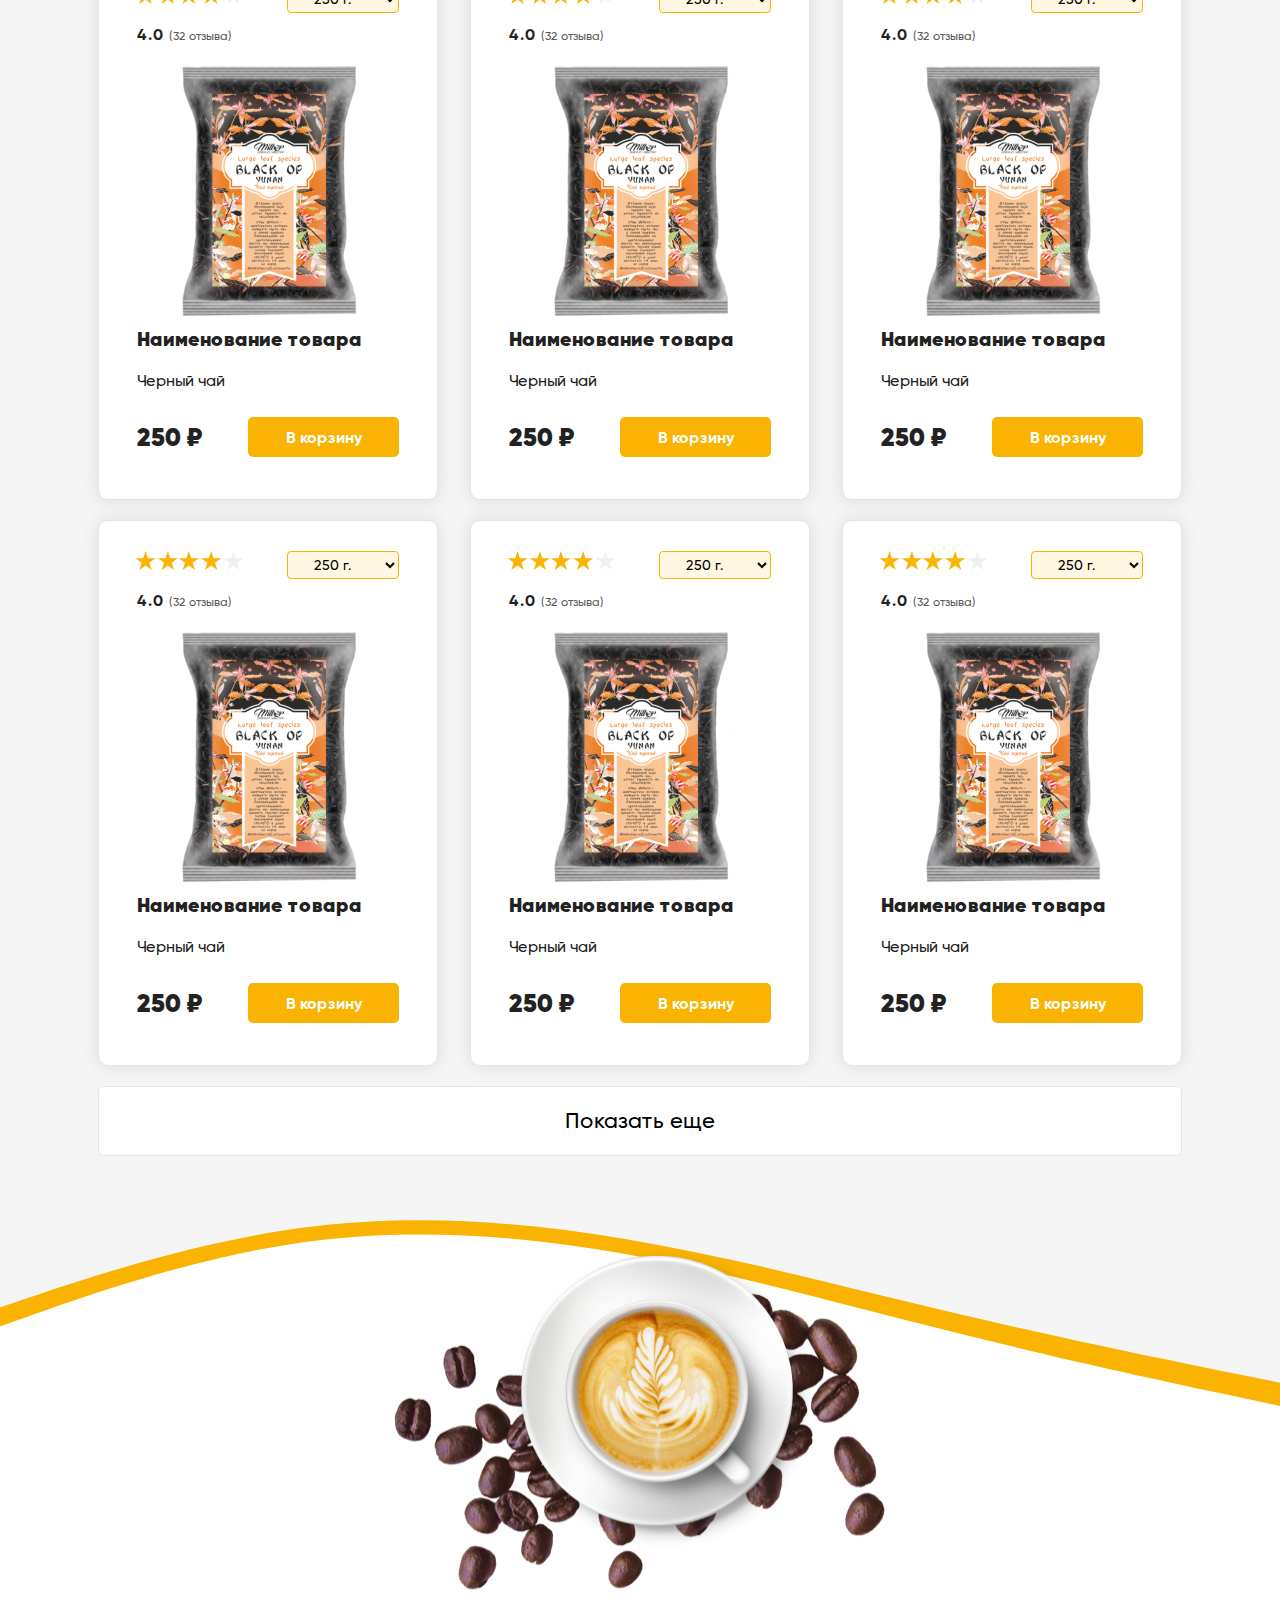
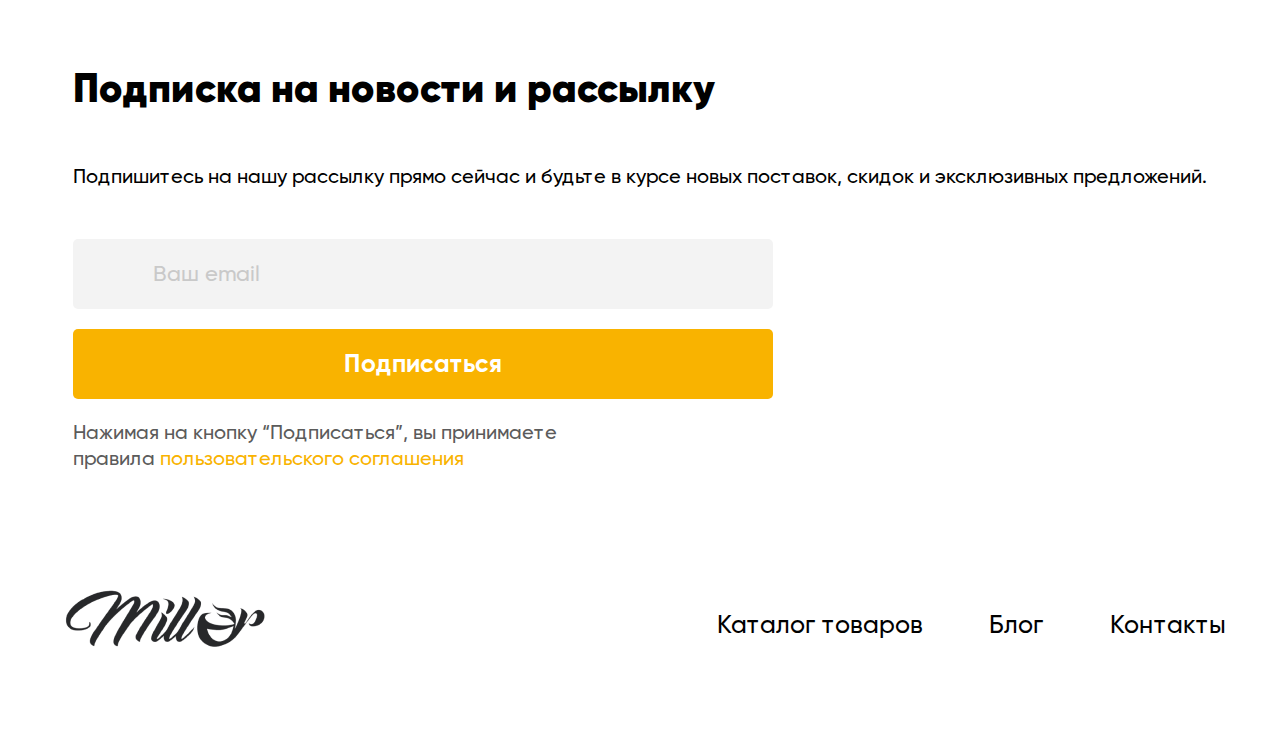
<file: pages/catalog-tea.html>
<!DOCTYPE html>
<html lang="ru">

<head>
    <meta charset="UTF-8">
    <meta http-equiv="X-UA-Compatible" content="IE=edge">
    <meta name="viewport" content="width=device-width, initial-scale=1.0">
    <title>Miller</title>
    <link rel="icon" type="image/png" href="../img/favicon.png">
    <link rel="stylesheet" href="../css/blocks/global/swiper-bundle.min.css" />

    <link rel="stylesheet" href="../css/style.css">
</head>

<body id="top">
    <header class="header">
        <div class="header__wrapper container">
            <button class="header__nav-btn" type="button">
                <span class="visually-hidden">Открыть меню</span>
            </button>
            <div class="header__container">
                <nav class="header__nav">
                    <div class="header__nav-menu">
                        <ul class="header__nav-list">
                            <li class="header__nav-item">
                                <a class="header__nav-link current" href="../index.html#catalog">Каталог товаров</a>
                            </li>
                            <li class="header__nav-item">
                                <a class="header__nav-link" href="blog.html">Блог</a>
                            </li>
                            <li class="header__nav-item">
                                <a class="header__nav-link" href="contacts.html">Контакты</a>
                            </li>
                        </ul>
                    </div>
                </nav>
                <a class="index-back" href="../index.html">
                    <picture>
                        <source media="(min-width: 1904px)"
                            srcset="../img/header/logo-desk@1x.png 1x, ../img/header/logo-desk@2x.png 2x">
                        <source media="(min-width: 1349px)"
                            srcset="../img/header/logo-laptop@1x.png 1x, ../img/header/logo-laptop@2x.png 2x">
                        <source media="(min-width: 768px)"
                            srcset="../img/header/logo-tab@1x.png 1x, ../img/header/logo-tab@2x.png 2x">
                        <img class="header__logo" src="../img/header/logo@1x.png" srcset="../img/header/logo@2x.png" width="110"
                            height="50" alt="Логотип">
                    </picture>
                </a>
                
                <div class="header__interaction">
                    <button class="header__btn header__interaction-search" type="button"></button>
                    <a class="header__btn header__interaction-basket" href="cart.html"></a>
                    <button class="header__btn header__interaction-user" type="button"></button>
                </div>
            </div>

            <div class="header-menu">
                <div class="header-menu__head">
                    <a class="index-back" href="../index.html">
                        <picture>
                            <source media="(min-width: 768px)"
                                srcset="../img/header/logo-tab@1x.png 1x, ../img/header/logo-tab@2x.png 2x">
                            <img class="header-menu__logo" src="../img/header/logo@1x.png" srcset="../img/header/logo@2x.png"
                                width="110" height="50" alt="Логотип">
                        </picture>
                    </a>
                    
                </div>
                <div class="header-menu__main">
                    <nav class="header-menu__nav">
                        <ul class="header-menu__nav-list">
                            <li class="header-menu__nav-item">
                                <a class="header-menu__nav-link current" href="../index.html#catalog">Каталог товаров</a>
                            </li>
                            <li class="header-menu__nav-item">
                                <a class="header-menu__nav-link" href="blog.html">Блог</a>
                            </li>
                            <li class="header-menu__nav-item">
                                <a class="header-menu__nav-link" href="contacts.html">Контакты</a>
                            </li>
                        </ul>
                    </nav>
                    <div class="header-menu__interaction">
                        <a class="header-menu__btn header-menu__interaction-basket" href="cart.html"></a>
                        <button class="header-menu__btn header-menu__interaction-user" type="button"></button>
                    </div>
                </div>
                <div class="header-menu__footer">
                    <a class="header-menu__mail" href="#">Import@kldrefine.com</a>
                    <ul class="header-menu__social">
                        <li class="header-menu__social-item header-menu__social-phone"></li>
                        <li class="header-menu__social-item header-menu__social-insta"></li>
                    </ul>
                </div>
            </div>
            <div class="header-search">
                <form class="header-search__form" action="#">
                    <img class="header-search__img" src="../img/header/search-form.svg" width="12" height="12" alt="">
                    <input class="header-search__input" type="text" placeholder="Поиск по товарам">
                    <button class="header-search__btn" type="button">Отменить</button>
                </form>
            </div>
        </div>
    </header>

    <main class="main">
        <section class="tea">
            <h1 class="visually-hidden">Кофе Miller</h1>
            <div class="tea__container">
                <nav class="coffee__breadcrumbs breadcrumbs">
                    <ul class="breadcrumbs__list">
                        <li class="breadcrumbs__item">
                            <a class="breadcrumbs__link" href="../index.html">Главная</a>
                        </li>
                        <li class="breadcrumbs__item">
                            <a class="breadcrumbs__link" href="../index.html#catalog">Каталог товаров</a>
                        </li>
                        <li class="breadcrumbs__item">
                            <a class="breadcrumbs__link breadcrumbs__link-current">Чай и кофейные напитки</a>
                        </li>
                    </ul>
                </nav>
                <h2 class="tea__title catalog-title">Чай и кофейные напитки</h2>
                <form class="tea__form catalog-form" method="" action="#">
                    <fieldset class="tea__form-fieldset tea-dishes">
                        <legend class="visually-hidden">Способ приготовления</legend>
                        <ul class="tea-dishes__list">
                            <li class="tea-dishes__item">
                                <input class="tea-dishes__radio" type="radio" name="tea-dishes" id="black-tea">
                                <label for="black-tea">Черный чай</label>
                            </li>
                            <li class="tea-dishes__item">
                                <input class="tea-dishes__radio" type="radio" name="tea-dishes" id="green-tea">
                                <label for="green-tea">Зеленый чай</label>
                            </li>
                            <li class="tea-dishes__item">
                                <input class="tea-dishes__radio" type="radio" name="tea-dishes" id="milk-oolong">
                                <label for="milk-oolong">Молочный улунг</label>
                            </li>
                            <li class="tea-dishes__item tea-dishes__item-order">
                                <input class="tea-dishes__radio" type="radio" name="tea-dishes" id="herbal-tea">
                                <label for="herbal-tea">Травяной чай</label>
                            </li>
                            <li class="tea-dishes__item">
                                <input class="tea-dishes__radio" type="radio" name="tea-dishes" id="match">
                                <label for="match">Матча</label>
                            </li>
                            <li class="tea-dishes__item">
                                <input class="tea-dishes__radio" type="radio" name="tea-dishes" id="puer">
                                <label for="puer">Пуэр</label>
                            </li>
                            <li class="tea-dishes__item">
                                <input class="tea-dishes__radio" type="radio" name="tea-dishes" id="coffee-drinks">
                                <label for="coffee-drinks">Кофейные напитки</label>
                            </li>
                        </ul>
                    </fieldset>
                </form>
            </div>
        </section>
        <section class="sorting-tea">
            <h2 class="sorting-tea__title">Сортировка</h2>
            <div class="sorting-tea__wrapper">
                <div class="sorting-tea__card sorting-tea-card">
                    <div class="sorting-tea-card__header sorting-tea-header">
                        <div class="sorting-tea-header__ratings">
                            <img class="sorting-tea-header__stars" src="../img/sale/stars.svg" alt="">
                            <div class="sorting-tea-header__grade">
                                <span class="sorting-tea-header__number">4.0</span>
                                <span class="sorting-tea-header__reviews">(32 отзыва)</span>
                            </div>
                        </div>
                        <select class="sorting-tea-header__size">
                            <option value="250 г.">250 г.</option>
                            <option value="250 г.">250 г.</option>
                            <option value="250 г.">250 г.</option>
                            <option value="250 г.">250 г.</option>
                        </select>
                    </div>
                    <a class="sorting-tea-card__main" href="product-cards/tea-card.html">
                        <picture>
                            <source media="(min-width: 1904px)" srcset="../img/page-tea/tea/slide-desc@1x.jpg 1x, ../img/page-tea/tea/slide-desc@2x.jpg 2x">
                            <source media="(min-width: 1349px)" srcset="../img/page-tea/tea/slide-laptop@1x.jpg 1x, ../img/page-tea/tea/slide-laptop@2x.jpg 2x">
                            <img class="sorting-tea-card__img" src="../img/page-tea/tea/slide@1x.jpg"
                                srcset="../img/page-tea/tea/slide@2x.jpg" width="190" height="265" alt="Черный чай">
                        </picture>
                    </a>
                    <div class="sorting-tea-card__footer sorting-tea-footer">
                        <h3 class="sorting-tea-footer__title">Наименование товара</h3>
                        <p class="sorting-tea-footer__text">Черный чай</p>
                        <div class="sorting-tea-footer__box">
                            <span class="sorting-tea-footer__price">250 ₽</span>
                            <button class="button sorting-tea-footer__button">В корзину</button>
                        </div>
                    </div>
                </div>
                <div class="sorting-tea__card sorting-tea-card">
                    <div class="sorting-tea-card__header sorting-tea-header">
                        <div class="sorting-tea-header__ratings">
                            <img class="sorting-tea-header__stars" src="../img/sale/stars.svg" alt="">
                            <div class="sorting-tea-header__grade">
                                <span class="sorting-tea-header__number">4.0</span>
                                <span class="sorting-tea-header__reviews">(32 отзыва)</span>
                            </div>
                        </div>
                        <select class="sorting-tea-header__size">
                            <option value="250 г.">250 г.</option>
                            <option value="250 г.">250 г.</option>
                            <option value="250 г.">250 г.</option>
                            <option value="250 г.">250 г.</option>
                        </select>
                    </div>
                    <a class="sorting-tea-card__main" href="product-cards/tea-card.html">
                        <picture>
                            <source media="(min-width: 1904px)" srcset="../img/page-tea/tea/slide-desc@1x.jpg 1x, ../img/page-tea/tea/slide-desc@2x.jpg 2x">
                            <source media="(min-width: 1349px)" srcset="../img/page-tea/tea/slide-laptop@1x.jpg 1x, ../img/page-tea/tea/slide-laptop@2x.jpg 2x">
                            <img class="sorting-tea-card__img" src="../img/page-tea/tea/slide@1x.jpg"
                                srcset="../img/page-tea/tea/slide@2x.jpg" width="190" height="265" alt="Черный чай">
                        </picture>
                    </a>
                    <div class="sorting-tea-card__footer sorting-tea-footer">
                        <h3 class="sorting-tea-footer__title">Наименование товара</h3>
                        <p class="sorting-tea-footer__text">Черный чай</p>
                        <div class="sorting-tea-footer__box">
                            <span class="sorting-tea-footer__price">250 ₽</span>
                            <button class="button sorting-tea-footer__button">В корзину</button>
                        </div>
                    </div>
                </div>
                <div class="sorting-tea__card sorting-tea-card">
                    <div class="sorting-tea-card__header sorting-tea-header">
                        <div class="sorting-tea-header__ratings">
                            <img class="sorting-tea-header__stars" src="../img/sale/stars.svg" alt="">
                            <div class="sorting-tea-header__grade">
                                <span class="sorting-tea-header__number">4.0</span>
                                <span class="sorting-tea-header__reviews">(32 отзыва)</span>
                            </div>
                        </div>
                        <select class="sorting-tea-header__size">
                            <option value="250 г.">250 г.</option>
                            <option value="250 г.">250 г.</option>
                            <option value="250 г.">250 г.</option>
                            <option value="250 г.">250 г.</option>
                        </select>
                    </div>
                    <a class="sorting-tea-card__main" href="product-cards/tea-card.html">
                        <picture>
                            <source media="(min-width: 1904px)" srcset="../img/page-tea/tea/slide-desc@1x.jpg 1x, ../img/page-tea/tea/slide-desc@2x.jpg 2x">
                            <source media="(min-width: 1349px)" srcset="../img/page-tea/tea/slide-laptop@1x.jpg 1x, ../img/page-tea/tea/slide-laptop@2x.jpg 2x">
                            <img class="sorting-tea-card__img" src="../img/page-tea/tea/slide@1x.jpg"
                                srcset="../img/page-tea/tea/slide@2x.jpg" width="190" height="265" alt="Черный чай">
                        </picture>
                    </a>
                    <div class="sorting-tea-card__footer sorting-tea-footer">
                        <h3 class="sorting-tea-footer__title">Наименование товара</h3>
                        <p class="sorting-tea-footer__text">Черный чай</p>
                        <div class="sorting-tea-footer__box">
                            <span class="sorting-tea-footer__price">250 ₽</span>
                            <button class="button sorting-tea-footer__button">В корзину</button>
                        </div>
                    </div>
                </div>
                <div class="sorting-tea__card sorting-tea-card sorting-tea-card-tab">
                    <div class="sorting-tea-card__header sorting-tea-header">
                        <div class="sorting-tea-header__ratings">
                            <img class="sorting-tea-header__stars" src="../img/sale/stars.svg" alt="">
                            <div class="sorting-tea-header__grade">
                                <span class="sorting-tea-header__number">4.0</span>
                                <span class="sorting-tea-header__reviews">(32 отзыва)</span>
                            </div>
                        </div>
                        <select class="sorting-tea-header__size">
                            <option value="250 г.">250 г.</option>
                            <option value="250 г.">250 г.</option>
                            <option value="250 г.">250 г.</option>
                            <option value="250 г.">250 г.</option>
                        </select>
                    </div>
                    <a class="sorting-tea-card__main" href="product-cards/tea-card.html">
                        <picture>
                            <source media="(min-width: 1904px)" srcset="../img/page-tea/tea/slide-desc@1x.jpg 1x, ../img/page-tea/tea/slide-desc@2x.jpg 2x">
                            <source media="(min-width: 1349px)" srcset="../img/page-tea/tea/slide-laptop@1x.jpg 1x, ../img/page-tea/tea/slide-laptop@2x.jpg 2x">
                            <img class="sorting-tea-card__img" src="../img/page-tea/tea/slide@1x.jpg"
                                srcset="../img/page-tea/tea/slide@2x.jpg" width="190" height="265" alt="Черный чай">
                        </picture>
                    </a>
                    <div class="sorting-tea-card__footer sorting-tea-footer">
                        <h3 class="sorting-tea-footer__title">Наименование товара</h3>
                        <p class="sorting-tea-footer__text">Черный чай</p>
                        <div class="sorting-tea-footer__box">
                            <span class="sorting-tea-footer__price">250 ₽</span>
                            <button class="button sorting-tea-footer__button">В корзину</button>
                        </div>
                    </div>
                </div>
                <div class="sorting-tea__card sorting-tea-card sorting-tea-card-tab">
                    <div class="sorting-tea-card__header sorting-tea-header">
                        <div class="sorting-tea-header__ratings">
                            <img class="sorting-tea-header__stars" src="../img/sale/stars.svg" alt="">
                            <div class="sorting-tea-header__grade">
                                <span class="sorting-tea-header__number">4.0</span>
                                <span class="sorting-tea-header__reviews">(32 отзыва)</span>
                            </div>
                        </div>
                        <select class="sorting-tea-header__size">
                            <option value="250 г.">250 г.</option>
                            <option value="250 г.">250 г.</option>
                            <option value="250 г.">250 г.</option>
                            <option value="250 г.">250 г.</option>
                        </select>
                    </div>
                    <a class="sorting-tea-card__main" href="product-cards/tea-card.html">
                        <picture>
                            <source media="(min-width: 1904px)" srcset="../img/page-tea/tea/slide-desc@1x.jpg 1x, ../img/page-tea/tea/slide-desc@2x.jpg 2x">
                            <source media="(min-width: 1349px)" srcset="../img/page-tea/tea/slide-laptop@1x.jpg 1x, ../img/page-tea/tea/slide-laptop@2x.jpg 2x">
                            <img class="sorting-tea-card__img" src="../img/page-tea/tea/slide@1x.jpg"
                                srcset="../img/page-tea/tea/slide@2x.jpg" width="190" height="265" alt="Черный чай">
                        </picture>
                    </a>
                    <div class="sorting-tea-card__footer sorting-tea-footer">
                        <h3 class="sorting-tea-footer__title">Наименование товара</h3>
                        <p class="sorting-tea-footer__text">Черный чай</p>
                        <div class="sorting-tea-footer__box">
                            <span class="sorting-tea-footer__price">250 ₽</span>
                            <button class="button sorting-tea-footer__button">В корзину</button>
                        </div>
                    </div>
                </div>
                <div class="sorting-tea__card sorting-tea-card sorting-tea-card-tab">
                    <div class="sorting-tea-card__header sorting-tea-header">
                        <div class="sorting-tea-header__ratings">
                            <img class="sorting-tea-header__stars" src="../img/sale/stars.svg" alt="">
                            <div class="sorting-tea-header__grade">
                                <span class="sorting-tea-header__number">4.0</span>
                                <span class="sorting-tea-header__reviews">(32 отзыва)</span>
                            </div>
                        </div>
                        <select class="sorting-tea-header__size">
                            <option value="250 г.">250 г.</option>
                            <option value="250 г.">250 г.</option>
                            <option value="250 г.">250 г.</option>
                            <option value="250 г.">250 г.</option>
                        </select>
                    </div>
                    <a class="sorting-tea-card__main" href="product-cards/tea-card.html">
                        <picture>
                            <source media="(min-width: 1904px)" srcset="../img/page-tea/tea/slide-desc@1x.jpg 1x, ../img/page-tea/tea/slide-desc@2x.jpg 2x">
                            <source media="(min-width: 1349px)" srcset="../img/page-tea/tea/slide-laptop@1x.jpg 1x, ../img/page-tea/tea/slide-laptop@2x.jpg 2x">
                            <img class="sorting-tea-card__img" src="../img/page-tea/tea/slide@1x.jpg"
                                srcset="../img/page-tea/tea/slide@2x.jpg" width="190" height="265" alt="Черный чай">
                        </picture>
                    </a>
                    <div class="sorting-tea-card__footer sorting-tea-footer">
                        <h3 class="sorting-tea-footer__title">Наименование товара</h3>
                        <p class="sorting-tea-footer__text">Черный чай</p>
                        <div class="sorting-tea-footer__box">
                            <span class="sorting-tea-footer__price">250 ₽</span>
                            <button class="button sorting-tea-footer__button">В корзину</button>
                        </div>
                    </div>
                </div>
                <div class="sorting-tea__card sorting-tea-card sorting-tea-card-desk">
                    <div class="sorting-tea-card__header sorting-tea-header">
                        <div class="sorting-tea-header__ratings">
                            <img class="sorting-tea-header__stars" src="../img/sale/stars.svg" alt="">
                            <div class="sorting-tea-header__grade">
                                <span class="sorting-tea-header__number">4.0</span>
                                <span class="sorting-tea-header__reviews">(32 отзыва)</span>
                            </div>
                        </div>
                        <select class="sorting-tea-header__size">
                            <option value="250 г.">250 г.</option>
                            <option value="250 г.">250 г.</option>
                            <option value="250 г.">250 г.</option>
                            <option value="250 г.">250 г.</option>
                        </select>
                    </div>
                    <a class="sorting-tea-card__main" href="product-cards/tea-card.html">
                        <picture>
                            <source media="(min-width: 1904px)" srcset="../img/page-tea/tea/slide-desc@1x.jpg 1x, ../img/page-tea/tea/slide-desc@2x.jpg 2x">
                            <source media="(min-width: 1349px)" srcset="../img/page-tea/tea/slide-laptop@1x.jpg 1x, ../img/page-tea/tea/slide-laptop@2x.jpg 2x">
                            <img class="sorting-tea-card__img" src="../img/page-tea/tea/slide@1x.jpg"
                                srcset="../img/page-tea/tea/slide@2x.jpg" width="190" height="265" alt="Черный чай">
                        </picture>
                    </a>
                    <div class="sorting-tea-card__footer sorting-tea-footer">
                        <h3 class="sorting-tea-footer__title">Наименование товара</h3>
                        <p class="sorting-tea-footer__text">Черный чай</p>
                        <div class="sorting-tea-footer__box">
                            <span class="sorting-tea-footer__price">250 ₽</span>
                            <button class="button sorting-tea-footer__button">В корзину</button>
                        </div>
                    </div>
                </div>
                <div class="sorting-tea__card sorting-tea-card sorting-tea-card-desk">
                    <div class="sorting-tea-card__header sorting-tea-header">
                        <div class="sorting-tea-header__ratings">
                            <img class="sorting-tea-header__stars" src="../img/sale/stars.svg" alt="">
                            <div class="sorting-tea-header__grade">
                                <span class="sorting-tea-header__number">4.0</span>
                                <span class="sorting-tea-header__reviews">(32 отзыва)</span>
                            </div>
                        </div>
                        <select class="sorting-tea-header__size">
                            <option value="250 г.">250 г.</option>
                            <option value="250 г.">250 г.</option>
                            <option value="250 г.">250 г.</option>
                            <option value="250 г.">250 г.</option>
                        </select>
                    </div>
                    <a class="sorting-tea-card__main" href="product-cards/tea-card.html">
                        <picture>
                            <source media="(min-width: 1904px)" srcset="../img/page-tea/tea/slide-desc@1x.jpg 1x, ../img/page-tea/tea/slide-desc@2x.jpg 2x">
                            <source media="(min-width: 1349px)" srcset="../img/page-tea/tea/slide-laptop@1x.jpg 1x, ../img/page-tea/tea/slide-laptop@2x.jpg 2x">
                            <img class="sorting-tea-card__img" src="../img/page-tea/tea/slide@1x.jpg"
                                srcset="../img/page-tea/tea/slide@2x.jpg" width="190" height="265" alt="Черный чай">
                        </picture>
                    </a>
                    <div class="sorting-tea-card__footer sorting-tea-footer">
                        <h3 class="sorting-tea-footer__title">Наименование товара</h3>
                        <p class="sorting-tea-footer__text">Черный чай</p>
                        <div class="sorting-tea-footer__box">
                            <span class="sorting-tea-footer__price">250 ₽</span>
                            <button class="button sorting-tea-footer__button">В корзину</button>
                        </div>
                    </div>
                </div>
                <div class="sorting-tea__card sorting-tea-card sorting-tea-card-desk">
                    <div class="sorting-tea-card__header sorting-tea-header">
                        <div class="sorting-tea-header__ratings">
                            <img class="sorting-tea-header__stars" src="../img/sale/stars.svg" alt="">
                            <div class="sorting-tea-header__grade">
                                <span class="sorting-tea-header__number">4.0</span>
                                <span class="sorting-tea-header__reviews">(32 отзыва)</span>
                            </div>
                        </div>
                        <select class="sorting-tea-header__size">
                            <option value="250 г.">250 г.</option>
                            <option value="250 г.">250 г.</option>
                            <option value="250 г.">250 г.</option>
                            <option value="250 г.">250 г.</option>
                        </select>
                    </div>
                    <a class="sorting-tea-card__main" href="product-cards/tea-card.html">
                        <picture>
                            <source media="(min-width: 1904px)" srcset="../img/page-tea/tea/slide-desc@1x.jpg 1x, ../img/page-tea/tea/slide-desc@2x.jpg 2x">
                            <source media="(min-width: 1349px)" srcset="../img/page-tea/tea/slide-laptop@1x.jpg 1x, ../img/page-tea/tea/slide-laptop@2x.jpg 2x">
                            <img class="sorting-tea-card__img" src="../img/page-tea/tea/slide@1x.jpg"
                                srcset="../img/page-tea/tea/slide@2x.jpg" width="190" height="265" alt="Черный чай">
                        </picture>
                    </a>
                    <div class="sorting-tea-card__footer sorting-tea-footer">
                        <h3 class="sorting-tea-footer__title">Наименование товара</h3>
                        <p class="sorting-tea-footer__text">Черный чай</p>
                        <div class="sorting-tea-footer__box">
                            <span class="sorting-tea-footer__price">250 ₽</span>
                            <button class="button sorting-tea-footer__button">В корзину</button>
                        </div>
                    </div>
                </div>
                <div class="sorting-tea__card sorting-tea-card sorting-tea-card-desk">
                    <div class="sorting-tea-card__header sorting-tea-header">
                        <div class="sorting-tea-header__ratings">
                            <img class="sorting-tea-header__stars" src="../img/sale/stars.svg" alt="">
                            <div class="sorting-tea-header__grade">
                                <span class="sorting-tea-header__number">4.0</span>
                                <span class="sorting-tea-header__reviews">(32 отзыва)</span>
                            </div>
                        </div>
                        <select class="sorting-tea-header__size">
                            <option value="250 г.">250 г.</option>
                            <option value="250 г.">250 г.</option>
                            <option value="250 г.">250 г.</option>
                            <option value="250 г.">250 г.</option>
                        </select>
                    </div>
                    <a class="sorting-tea-card__main" href="product-cards/tea-card.html">
                        <picture>
                            <source media="(min-width: 1904px)" srcset="../img/page-tea/tea/slide-desc@1x.jpg 1x, ../img/page-tea/tea/slide-desc@2x.jpg 2x">
                            <source media="(min-width: 1349px)" srcset="../img/page-tea/tea/slide-laptop@1x.jpg 1x, ../img/page-tea/tea/slide-laptop@2x.jpg 2x">
                            <img class="sorting-tea-card__img" src="../img/page-tea/tea/slide@1x.jpg"
                                srcset="../img/page-tea/tea/slide@2x.jpg" width="190" height="265" alt="Черный чай">
                        </picture>
                    </a>
                    <div class="sorting-tea-card__footer sorting-tea-footer">
                        <h3 class="sorting-tea-footer__title">Наименование товара</h3>
                        <p class="sorting-tea-footer__text">Черный чай</p>
                        <div class="sorting-tea-footer__box">
                            <span class="sorting-tea-footer__price">250 ₽</span>
                            <button class="button sorting-tea-footer__button">В корзину</button>
                        </div>
                    </div>
                </div>
                <div class="sorting-tea__card sorting-tea-card sorting-tea-card-desk">
                    <div class="sorting-tea-card__header sorting-tea-header">
                        <div class="sorting-tea-header__ratings">
                            <img class="sorting-tea-header__stars" src="../img/sale/stars.svg" alt="">
                            <div class="sorting-tea-header__grade">
                                <span class="sorting-tea-header__number">4.0</span>
                                <span class="sorting-tea-header__reviews">(32 отзыва)</span>
                            </div>
                        </div>
                        <select class="sorting-tea-header__size">
                            <option value="250 г.">250 г.</option>
                            <option value="250 г.">250 г.</option>
                            <option value="250 г.">250 г.</option>
                            <option value="250 г.">250 г.</option>
                        </select>
                    </div>
                    <a class="sorting-tea-card__main" href="product-cards/tea-card.html">
                        <picture>
                            <source media="(min-width: 1904px)" srcset="../img/page-tea/tea/slide-desc@1x.jpg 1x, ../img/page-tea/tea/slide-desc@2x.jpg 2x">
                            <source media="(min-width: 1349px)" srcset="../img/page-tea/tea/slide-laptop@1x.jpg 1x, ../img/page-tea/tea/slide-laptop@2x.jpg 2x">
                            <img class="sorting-tea-card__img" src="../img/page-tea/tea/slide@1x.jpg"
                                srcset="../img/page-tea/tea/slide@2x.jpg" width="190" height="265" alt="Черный чай">
                        </picture>
                    </a>
                    <div class="sorting-tea-card__footer sorting-tea-footer">
                        <h3 class="sorting-tea-footer__title">Наименование товара</h3>
                        <p class="sorting-tea-footer__text">Черный чай</p>
                        <div class="sorting-tea-footer__box">
                            <span class="sorting-tea-footer__price">250 ₽</span>
                            <button class="button sorting-tea-footer__button">В корзину</button>
                        </div>
                    </div>
                </div>
                <div class="sorting-tea__card sorting-tea-card sorting-tea-card-desk">
                    <div class="sorting-tea-card__header sorting-tea-header">
                        <div class="sorting-tea-header__ratings">
                            <img class="sorting-tea-header__stars" src="../img/sale/stars.svg" alt="">
                            <div class="sorting-tea-header__grade">
                                <span class="sorting-tea-header__number">4.0</span>
                                <span class="sorting-tea-header__reviews">(32 отзыва)</span>
                            </div>
                        </div>
                        <select class="sorting-tea-header__size">
                            <option value="250 г.">250 г.</option>
                            <option value="250 г.">250 г.</option>
                            <option value="250 г.">250 г.</option>
                            <option value="250 г.">250 г.</option>
                        </select>
                    </div>
                    <a class="sorting-tea-card__main" href="product-cards/tea-card.html">
                        <picture>
                            <source media="(min-width: 1904px)" srcset="../img/page-tea/tea/slide-desc@1x.jpg 1x, ../img/page-tea/tea/slide-desc@2x.jpg 2x">
                            <source media="(min-width: 1349px)" srcset="../img/page-tea/tea/slide-laptop@1x.jpg 1x, ../img/page-tea/tea/slide-laptop@2x.jpg 2x">
                            <img class="sorting-tea-card__img" src="../img/page-tea/tea/slide@1x.jpg"
                                srcset="../img/page-tea/tea/slide@2x.jpg" width="190" height="265" alt="Черный чай">
                        </picture>
                    </a>
                    <div class="sorting-tea-card__footer sorting-tea-footer">
                        <h3 class="sorting-tea-footer__title">Наименование товара</h3>
                        <p class="sorting-tea-footer__text">Черный чай</p>
                        <div class="sorting-tea-footer__box">
                            <span class="sorting-tea-footer__price">250 ₽</span>
                            <button class="button sorting-tea-footer__button">В корзину</button>
                        </div>
                    </div>
                </div>
            </div>
            <button class="sorting__button-more">Показать еще</button>
        </section>
        <section class="subscription subscription-catalog">
            <div class="container">
                <div class="subscription__wrapper">
                    <picture>
                        <source media="(min-width: 1904px)"
                                    srcset="../img/subscription/bg-desk@1x.png 1x, ../img/subscription/bg-desk@2x.png 2x">
                        <source media="(min-width: 1349px)"
                                    srcset="../img/subscription/bg-laptop@1x.png 1x, ../img/subscription/bg-laptop@2x.png 2x">
                        <source media="(min-width: 768px)"
                                    srcset="../img/subscription/bg-tab@1x.png 1x, ../img/subscription/bg-tab@2x.png 2x">
                        <img class="subscription__img" src="../img/subscription/bg@1x.png" srcset="../img/subscription/bg@2x.png" width="361" height="297" alt="">
                    </picture>
                    
                    <form action="#" class="subscription__form" method="POST">
                        <h2 class="subscription__title section-title">Подписка на новости и рассылку</h2>
                        <p class="subscription__text">Подпишитесь на нашу рассылку прямо сейчас
                            и будьте в курсе новых поставок, скидок
                            и эксклюзивных предложений.</p>
                        <div class="subscription__application">
                            <input class="subscription__input" type="email" name="email" placeholder="Ваш email" tabindex="0" id="email" required>
                            <input class="button subscription__button" type="submit" name="submit" value="Подписаться">
                        </div>
                        <p class="subscription__agreement">Нажимая на кнопку “Подписаться”, вы принимаете <span class="carry">правила
                            <a class="subscription__link" href="#">пользовательского соглашения</a></span></p>
                    </form>
                </div>
            </div>
        </section>
    </main>
    
    <footer class="footer">
        <div class="container">
            <nav class="footer__nav">
                <ul class="footer__list">
                    <li class="footer__item">
                        <a class="footer__link" href="../index.html#catalog">Каталог товаров</a>
                    </li>
                    <li class="footer__item">
                        <a class="footer__link" href="blog.html">Блог</a>
                    </li>
                    <li class="footer__item">
                        <a class="footer__link" href="contacts.html">Контакты</a>
                    </li>
                </ul>
                <a class="anchor-top" href="#top">
                    <picture>
                        <source media="(min-width: 1904px)" srcset="../img/header/logo-desk@1x.png 1x, ../img/header/logo-desk@2x.png 2x">
                        <source media="(min-width: 1349px)" srcset="../img/header/logo-laptop@1x.png 1x, ../img/header/logo-laptop@2x.png 2x">
                        <source media="(min-width: 768px)" srcset="../img/header/logo-tab@1x.png 1x, ../img/header/logo-tab@2x.png 2x">
                        <img class="footer__logo" src="../img/header/logo@1x.png" srcset="../img/header/logo@2x.png" width="110" height="50" alt="">
                    </picture>
                </a>
                
            </nav>
        </div>
    </footer>

    <script src="../js/header.js"></script>
</body>
</html>
</file>
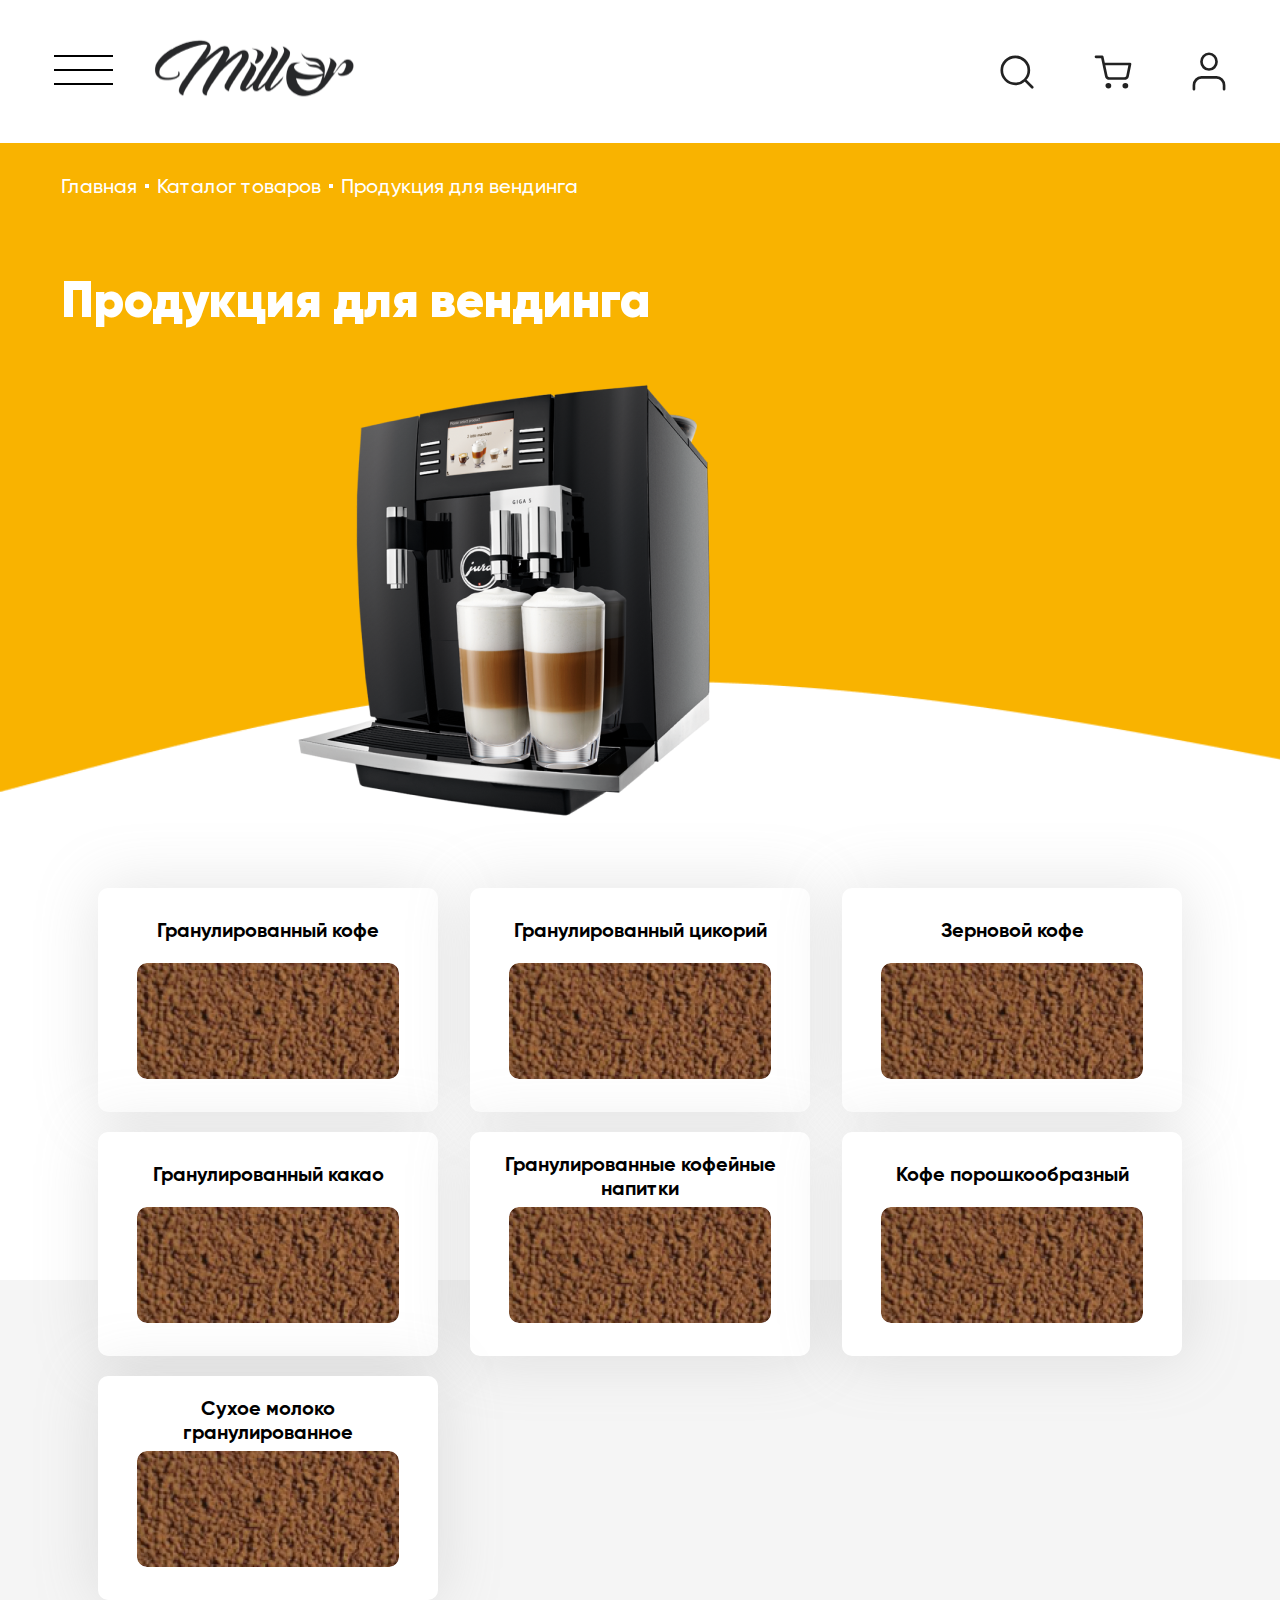
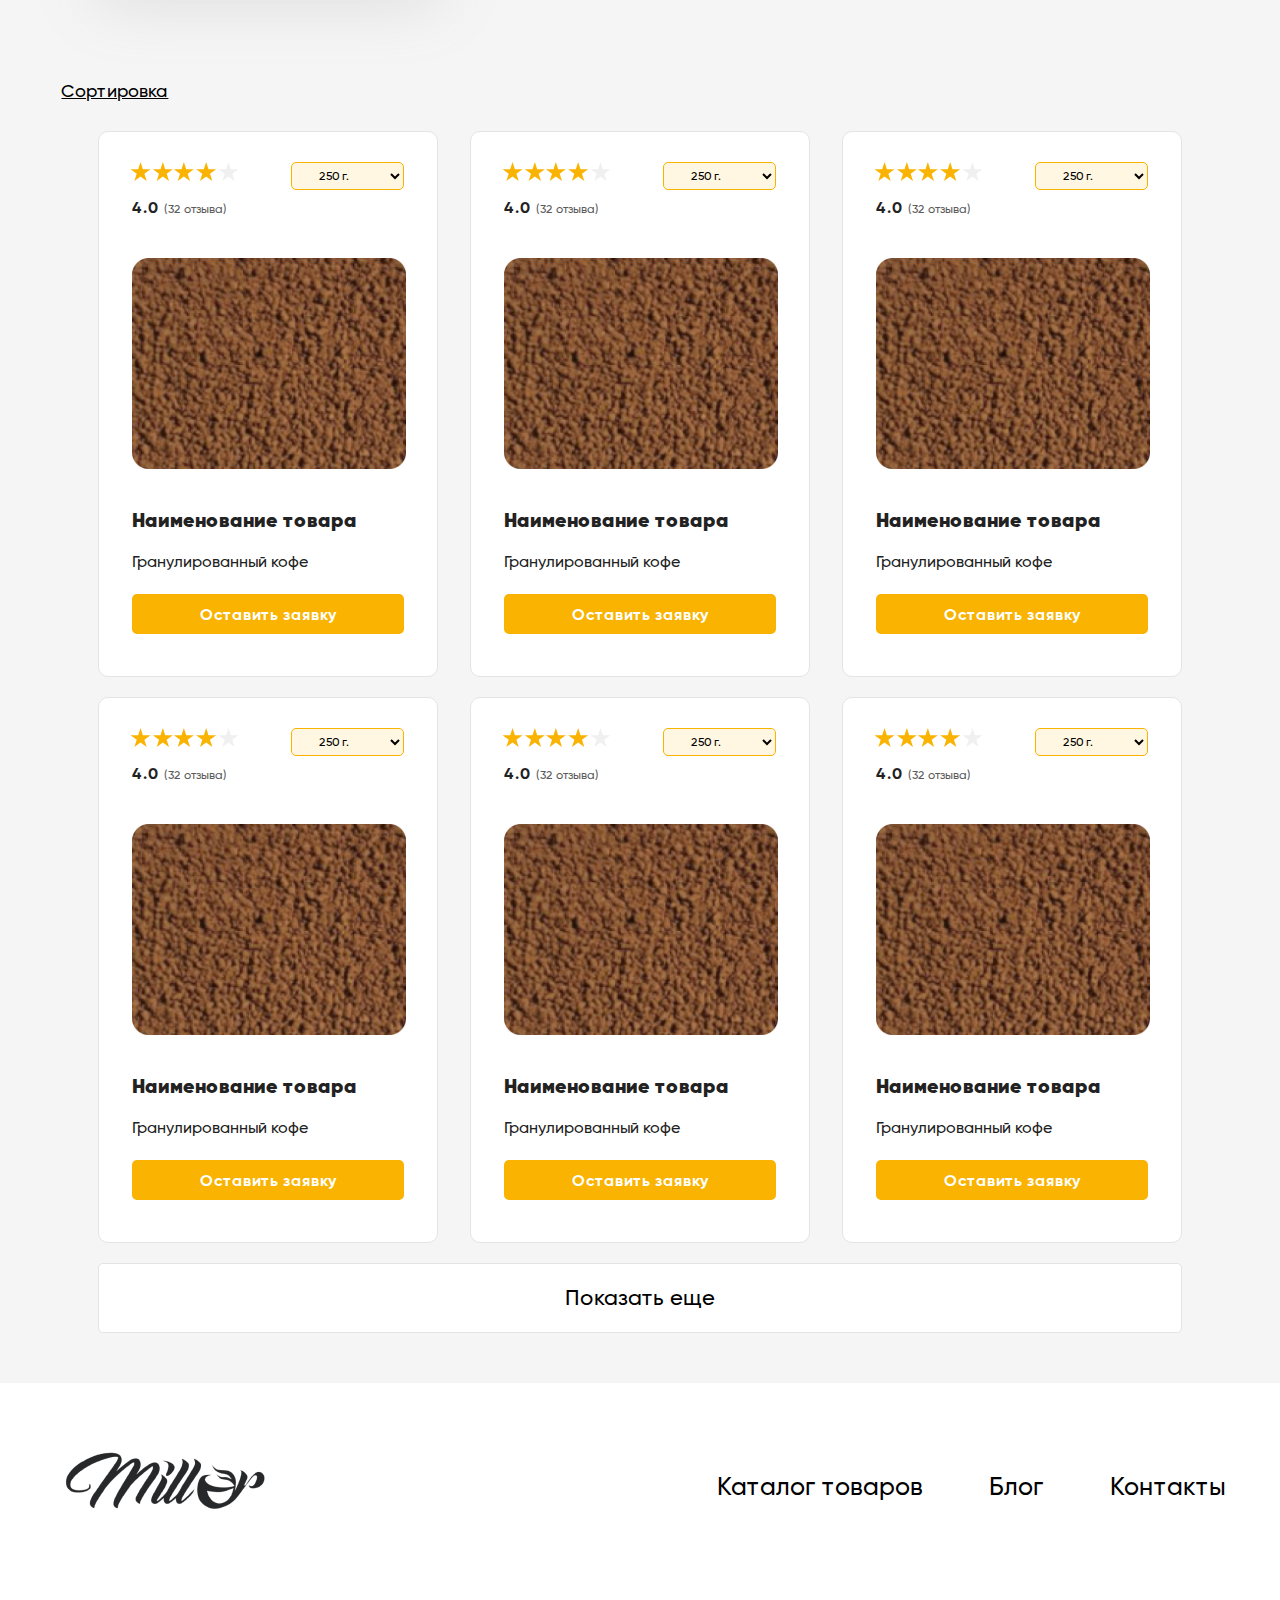
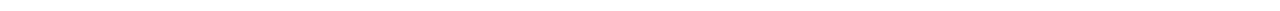
<file: pages/catalog-vending.html>
<!DOCTYPE html>
<html lang="ru">

<head>
    <meta charset="UTF-8">
    <meta http-equiv="X-UA-Compatible" content="IE=edge">
    <meta name="viewport" content="width=device-width, initial-scale=1.0">
    <title>Miller</title>
    <link rel="icon" type="image/png" href="../img/favicon.png">
    <link rel="stylesheet" href="../css/blocks/global/swiper-bundle.min.css" />

    <link rel="stylesheet" href="../css/style.css">
</head>

<body id="top">
    <header class="header">
        <div class="header__wrapper container">
            <button class="header__nav-btn" type="button">
                <span class="visually-hidden">Открыть меню</span>
            </button>
            <div class="header__container">
                <nav class="header__nav">
                    <div class="header__nav-menu">
                        <ul class="header__nav-list">
                            <li class="header__nav-item">
                                <a class="header__nav-link" href="../index.html#catalog">Каталог товаров</a>
                            </li>
                            <li class="header__nav-item">
                                <a class="header__nav-link" href="blog.html">Блог</a>
                            </li>
                            <li class="header__nav-item">
                                <a class="header__nav-link" href="contacts.html">Контакты</a>
                            </li>
                        </ul>
                    </div>
                </nav>
                <a class="index-back" href="../index.html">
                    <picture>
                        <source media="(min-width: 1904px)"
                            srcset="../img/header/logo-desk@1x.png 1x, ../img/header/logo-desk@2x.png 2x">
                        <source media="(min-width: 1349px)"
                            srcset="../img/header/logo-laptop@1x.png 1x, ../img/header/logo-laptop@2x.png 2x">
                        <source media="(min-width: 768px)"
                            srcset="../img/header/logo-tab@1x.png 1x, ../img/header/logo-tab@2x.png 2x">
                        <img class="header__logo" src="../img/header/logo@1x.png" srcset="../img/header/logo@2x.png" width="110"
                            height="50" alt="Логотип">
                    </picture>
                </a>
                
                <div class="header__interaction">
                    <button class="header__btn header__interaction-search" type="button"></button>
                    <a class="header__btn header__interaction-basket" href="cart.html"></a>
                    <button class="header__btn header__interaction-user" type="button"></button>
                </div>
            </div>

            <div class="header-menu">
                <div class="header-menu__head">
                    <a class="index-back" href="../index.html">
                        <picture>
                            <source media="(min-width: 768px)"
                                srcset="../img/header/logo-tab@1x.png 1x, ../img/header/logo-tab@2x.png 2x">
                            <img class="header-menu__logo" src="../img/header/logo@1x.png" srcset="../img/header/logo@2x.png"
                                width="110" height="50" alt="Логотип">
                        </picture>
                    </div>
                    </a>
                    
                <div class="header-menu__main">
                    <nav class="header-menu__nav">
                        <ul class="header-menu__nav-list">
                            <li class="header-menu__nav-item">
                                <a class="header-menu__nav-link current" href="../index.html#catalog">Каталог товаров</a>
                            </li>
                            <li class="header-menu__nav-item">
                                <a class="header-menu__nav-link" href="blog.html">Блог</a>
                            </li>
                            <li class="header-menu__nav-item">
                                <a class="header-menu__nav-link" href="contacts.html">Контакты</a>
                            </li>
                        </ul>
                    </nav>
                    <div class="header-menu__interaction">
                        <a class="header-menu__btn header-menu__interaction-basket" href="cart.html"></a>
                        <button class="header-menu__btn header-menu__interaction-user" type="button"></button>
                    </div>
                </div>
                <div class="header-menu__footer">
                    <a class="header-menu__mail" href="#">Import@kldrefine.com</a>
                    <ul class="header-menu__social">
                        <li class="header-menu__social-item header-menu__social-phone"></li>
                        <li class="header-menu__social-item header-menu__social-insta"></li>
                    </ul>
                </div>
            </div>
            <div class="header-search">
                <form class="header-search__form" action="#">
                    <img class="header-search__img" src="../img/header/search-form.svg" width="12" height="12" alt="">
                    <input class="header-search__input" type="text" placeholder="Поиск по товарам">
                    <button class="header-search__btn" type="button">Отменить</button>
                </form>
            </div>
        </div>
    </header>

    <main class="main">
        <section class="vending">
            <h1 class="visually-hidden">Кофе Miller</h1>
            <div class="vending__container">
                <nav class="coffee__breadcrumbs breadcrumbs">
                    <ul class="breadcrumbs__list">
                        <li class="breadcrumbs__item">
                            <a class="breadcrumbs__link" href="../index.html">Главная</a>
                        </li>
                        <li class="breadcrumbs__item">
                            <a class="breadcrumbs__link" href="../index.html#catalog">Каталог товаров</a>
                        </li>
                        <li class="breadcrumbs__item">
                            <a class="breadcrumbs__link breadcrumbs__link-current">Продукция для вендинга</a>
                        </li>
                    </ul>
                </nav>
                <h2 class="vending__title catalog-title">Продукция для вендинга</h2>
                <form class="vending__form catalog-form" method="" action="#">
                    <fieldset class="vending__form-fieldset vending-dishes">
                        <legend class="visually-hidden">Разновидности кофе</legend>
                        <ul class="vending-dishes__list">
                            <li class="vending-dishes__item">
                                <input class="vending-dishes__radio" type="radio" name="vending-dishes" id="granular">
                                <label for="granular"><span class="vending-span"></span>Гранулированный кофе</label>
                            </li>
                            <li class="vending-dishes__item">
                                <input class="vending-dishes__radio" type="radio" name="vending-dishes" id="chicory">
                                <label for="chicory"><span class="vending-span-tab"></span>Гранулированный цикорий</label>
                            </li>
                            <li class="vending-dishes__item">
                                <input class="vending-dishes__radio" type="radio" name="vending-dishes" id="beans">
                                <label for="beans"><span class="vending-span"></span>Зерновой кофе</label>
                            </li>
                            <li class="vending-dishes__item vending-dishes__item-order">
                                <input class="vending-dishes__radio" type="radio" name="vending-dishes" id="cocoa">
                                <label for="cocoa"><span class="vending-span"></span>Гранулированный какао</label>
                            </li>
                            <li class="vending-dishes__item">
                                <input class="vending-dishes__radio" type="radio" name="vending-dishes" id="coffee-drinks">
                                <label for="coffee-drinks">Гранулированные кофейные напитки</label>
                            </li>
                            <li class="vending-dishes__item">
                                <input class="vending-dishes__radio" type="radio" name="vending-dishes" id="powdered-coffee">
                                <label for="powdered-coffee"><span class="vending-span"></span>Кофе порошкообразный</label>
                            </li>
                            <li class="vending-dishes__item">
                                <input class="vending-dishes__radio" type="radio" name="vending-dishes" id="powdered-milk">
                                <label for="powdered-milk">Сухое молоко гранулированное</label>
                            </li>
                        </ul>
                    </fieldset>
                </form>
            </div>
        </section>
        <section class="sorting-vending">
            <h2 class="sorting-vending__title">Сортировка</h2>
            <div class="sorting-vending__wrapper">
                <div class="sorting-vending__card sorting-vending-card">
                    <div class="sorting-vending-card__header sorting-vending-header">
                        <div class="sorting-vending-header__ratings">
                            <img class="sorting-vending-header__stars" src="../img/sale/stars.svg" alt="">
                            <div class="sorting-vending-header__grade">
                                <span class="sorting-vending-header__number">4.0</span>
                                <span class="sorting-vending-header__reviews">(32 отзыва)</span>
                            </div>
                        </div>
                        <select class="sorting-vending-header__size">
                            <option value="250 г.">250 г.</option>
                            <option value="250 г.">250 г.</option>
                            <option value="250 г.">250 г.</option>
                            <option value="250 г.">250 г.</option>
                        </select>
                    </div>
                    <a class="sorting-vending-card__main" href="product-cards/vending-card.html">
                        <picture>
                            <source media="(min-width: 1904px)" srcset="../img/page-vending/vending/slide-desc@1x.jpg 1x, ../img/page-vending/vending/slide-desc@2x.jpg 2x">
                            <source media="(min-width: 1349px)" srcset="../img/page-vending/vending/slide-laptop@1x.jpg 1x, ../img/page-vending/vending/slide-laptop@2x.jpg 2x">
                            <img class="sorting-vending-card__img" src="../img/page-vending/vending/slide@1x.jpg"
                                srcset="../img/page-vending/vending/slide@2x.jpg" width="279" height="215" alt="Гранулированный кофе">
                        </picture>
                    </a>
                    <div class="sorting-vending-card__footer sorting-vending-footer">
                        <h3 class="sorting-vending-footer__title">Наименование товара</h3>
                        <p class="sorting-vending-footer__text">Гранулированный кофе</p>
                        <button class="button sorting-vending-footer__button">Оставить заявку</button>
                    </div>
                </div>
                <div class="sorting-vending__card sorting-vending-card">
                    <div class="sorting-vending-card__header sorting-vending-header">
                        <div class="sorting-vending-header__ratings">
                            <img class="sorting-vending-header__stars" src="../img/sale/stars.svg" alt="">
                            <div class="sorting-vending-header__grade">
                                <span class="sorting-vending-header__number">4.0</span>
                                <span class="sorting-vending-header__reviews">(32 отзыва)</span>
                            </div>
                        </div>
                        <select class="sorting-vending-header__size">
                            <option value="250 г.">250 г.</option>
                            <option value="250 г.">250 г.</option>
                            <option value="250 г.">250 г.</option>
                            <option value="250 г.">250 г.</option>
                        </select>
                    </div>
                    <a class="sorting-vending-card__main" href="product-cards/vending-card.html">
                        <picture>
                            <source media="(min-width: 1904px)" srcset="../img/page-vending/vending/slide-desc@1x.jpg 1x, ../img/page-vending/vending/slide-desc@2x.jpg 2x">
                            <source media="(min-width: 1349px)" srcset="../img/page-vending/vending/slide-laptop@1x.jpg 1x, ../img/page-vending/vending/slide-laptop@2x.jpg 2x">
                            <img class="sorting-vending-card__img" src="../img/page-vending/vending/slide@1x.jpg"
                                srcset="../img/page-vending/vending/slide@2x.jpg" width="279" height="215" alt="Гранулированный кофе">
                        </picture>
                    </a>
                    <div class="sorting-vending-card__footer sorting-vending-footer">
                        <h3 class="sorting-vending-footer__title">Наименование товара</h3>
                        <p class="sorting-vending-footer__text">Гранулированный кофе</p>
                        <button class="button sorting-vending-footer__button">Оставить заявку</button>
                    </div>
                </div>
                <div class="sorting-vending__card sorting-vending-card">
                    <div class="sorting-vending-card__header sorting-vending-header">
                        <div class="sorting-vending-header__ratings">
                            <img class="sorting-vending-header__stars" src="../img/sale/stars.svg" alt="">
                            <div class="sorting-vending-header__grade">
                                <span class="sorting-vending-header__number">4.0</span>
                                <span class="sorting-vending-header__reviews">(32 отзыва)</span>
                            </div>
                        </div>
                        <select class="sorting-vending-header__size">
                            <option value="250 г.">250 г.</option>
                            <option value="250 г.">250 г.</option>
                            <option value="250 г.">250 г.</option>
                            <option value="250 г.">250 г.</option>
                        </select>
                    </div>
                    <a class="sorting-vending-card__main" href="product-cards/vending-card.html">
                        <picture>
                            <source media="(min-width: 1904px)" srcset="../img/page-vending/vending/slide-desc@1x.jpg 1x, ../img/page-vending/vending/slide-desc@2x.jpg 2x">
                            <source media="(min-width: 1349px)" srcset="../img/page-vending/vending/slide-laptop@1x.jpg 1x, ../img/page-vending/vending/slide-laptop@2x.jpg 2x">
                            <img class="sorting-vending-card__img" src="../img/page-vending/vending/slide@1x.jpg"
                                srcset="../img/page-vending/vending/slide@2x.jpg" width="279" height="215" alt="Гранулированный кофе">
                        </picture>
                    </a>
                    <div class="sorting-vending-card__footer sorting-vending-footer">
                        <h3 class="sorting-vending-footer__title">Наименование товара</h3>
                        <p class="sorting-vending-footer__text">Гранулированный кофе</p>
                        <button class="button sorting-vending-footer__button">Оставить заявку</button>
                    </div>
                </div>
                <div class="sorting-vending__card sorting-vending-card sorting-vending-card-tab">
                    <div class="sorting-vending-card__header sorting-vending-header">
                        <div class="sorting-vending-header__ratings">
                            <img class="sorting-vending-header__stars" src="../img/sale/stars.svg" alt="">
                            <div class="sorting-vending-header__grade">
                                <span class="sorting-vending-header__number">4.0</span>
                                <span class="sorting-vending-header__reviews">(32 отзыва)</span>
                            </div>
                        </div>
                        <select class="sorting-vending-header__size">
                            <option value="250 г.">250 г.</option>
                            <option value="250 г.">250 г.</option>
                            <option value="250 г.">250 г.</option>
                            <option value="250 г.">250 г.</option>
                        </select>
                    </div>
                    <a class="sorting-vending-card__main" href="product-cards/vending-card.html">
                        <picture>
                            <source media="(min-width: 1904px)" srcset="../img/page-vending/vending/slide-desc@1x.jpg 1x, ../img/page-vending/vending/slide-desc@2x.jpg 2x">
                            <source media="(min-width: 1349px)" srcset="../img/page-vending/vending/slide-laptop@1x.jpg 1x, ../img/page-vending/vending/slide-laptop@2x.jpg 2x">
                            <img class="sorting-vending-card__img" src="../img/page-vending/vending/slide@1x.jpg"
                                srcset="../img/page-vending/vending/slide@2x.jpg" width="279" height="215" alt="Гранулированный кофе">
                        </picture>
                    </a>
                    <div class="sorting-vending-card__footer sorting-vending-footer">
                        <h3 class="sorting-vending-footer__title">Наименование товара</h3>
                        <p class="sorting-vending-footer__text">Гранулированный кофе</p>
                        <button class="button sorting-vending-footer__button">Оставить заявку</button>
                    </div>
                </div>
                <div class="sorting-vending__card sorting-vending-card sorting-vending-card-tab">
                    <div class="sorting-vending-card__header sorting-vending-header">
                        <div class="sorting-vending-header__ratings">
                            <img class="sorting-vending-header__stars" src="../img/sale/stars.svg" alt="">
                            <div class="sorting-vending-header__grade">
                                <span class="sorting-vending-header__number">4.0</span>
                                <span class="sorting-vending-header__reviews">(32 отзыва)</span>
                            </div>
                        </div>
                        <select class="sorting-vending-header__size">
                            <option value="250 г.">250 г.</option>
                            <option value="250 г.">250 г.</option>
                            <option value="250 г.">250 г.</option>
                            <option value="250 г.">250 г.</option>
                        </select>
                    </div>
                    <a class="sorting-vending-card__main" href="product-cards/vending-card.html">
                        <picture>
                            <source media="(min-width: 1904px)" srcset="../img/page-vending/vending/slide-desc@1x.jpg 1x, ../img/page-vending/vending/slide-desc@2x.jpg 2x">
                            <source media="(min-width: 1349px)" srcset="../img/page-vending/vending/slide-laptop@1x.jpg 1x, ../img/page-vending/vending/slide-laptop@2x.jpg 2x">
                            <img class="sorting-vending-card__img" src="../img/page-vending/vending/slide@1x.jpg"
                                srcset="../img/page-vending/vending/slide@2x.jpg" width="279" height="215" alt="Гранулированный кофе">
                        </picture>
                    </a>
                    <div class="sorting-vending-card__footer sorting-vending-footer">
                        <h3 class="sorting-vending-footer__title">Наименование товара</h3>
                        <p class="sorting-vending-footer__text">Гранулированный кофе</p>
                        <button class="button sorting-vending-footer__button">Оставить заявку</button>
                    </div>
                </div>
                <div class="sorting-vending__card sorting-vending-card sorting-vending-card-tab">
                    <div class="sorting-vending-card__header sorting-vending-header">
                        <div class="sorting-vending-header__ratings">
                            <img class="sorting-vending-header__stars" src="../img/sale/stars.svg" alt="">
                            <div class="sorting-vending-header__grade">
                                <span class="sorting-vending-header__number">4.0</span>
                                <span class="sorting-vending-header__reviews">(32 отзыва)</span>
                            </div>
                        </div>
                        <select class="sorting-vending-header__size">
                            <option value="250 г.">250 г.</option>
                            <option value="250 г.">250 г.</option>
                            <option value="250 г.">250 г.</option>
                            <option value="250 г.">250 г.</option>
                        </select>
                    </div>
                    <a class="sorting-vending-card__main" href="product-cards/vending-card.html">
                        <picture>
                            <source media="(min-width: 1904px)" srcset="../img/page-vending/vending/slide-desc@1x.jpg 1x, ../img/page-vending/vending/slide-desc@2x.jpg 2x">
                            <source media="(min-width: 1349px)" srcset="../img/page-vending/vending/slide-laptop@1x.jpg 1x, ../img/page-vending/vending/slide-laptop@2x.jpg 2x">
                            <img class="sorting-vending-card__img" src="../img/page-vending/vending/slide@1x.jpg"
                                srcset="../img/page-vending/vending/slide@2x.jpg" width="279" height="215" alt="Гранулированный кофе">
                        </picture>
                    </a>
                    <div class="sorting-vending-card__footer sorting-vending-footer">
                        <h3 class="sorting-vending-footer__title">Наименование товара</h3>
                        <p class="sorting-vending-footer__text">Гранулированный кофе</p>
                        <button class="button sorting-vending-footer__button">Оставить заявку</button>
                    </div>
                </div>
                <div class="sorting-vending__card sorting-vending-card sorting-vending-card-desc">
                    <div class="sorting-vending-card__header sorting-vending-header">
                        <div class="sorting-vending-header__ratings">
                            <img class="sorting-vending-header__stars" src="../img/sale/stars.svg" alt="">
                            <div class="sorting-vending-header__grade">
                                <span class="sorting-vending-header__number">4.0</span>
                                <span class="sorting-vending-header__reviews">(32 отзыва)</span>
                            </div>
                        </div>
                        <select class="sorting-vending-header__size">
                            <option value="250 г.">250 г.</option>
                            <option value="250 г.">250 г.</option>
                            <option value="250 г.">250 г.</option>
                            <option value="250 г.">250 г.</option>
                        </select>
                    </div>
                    <a class="sorting-vending-card__main" href="product-cards/vending-card.html">
                        <picture>
                            <source media="(min-width: 1904px)" srcset="../img/page-vending/vending/slide-desc@1x.jpg 1x, ../img/page-vending/vending/slide-desc@2x.jpg 2x">
                            <source media="(min-width: 1349px)" srcset="../img/page-vending/vending/slide-laptop@1x.jpg 1x, ../img/page-vending/vending/slide-laptop@2x.jpg 2x">
                            <img class="sorting-vending-card__img" src="../img/page-vending/vending/slide@1x.jpg"
                                srcset="../img/page-vending/vending/slide@2x.jpg" width="279" height="215" alt="Гранулированный кофе">
                        </picture>
                    </a>
                    <div class="sorting-vending-card__footer sorting-vending-footer">
                        <h3 class="sorting-vending-footer__title">Наименование товара</h3>
                        <p class="sorting-vending-footer__text">Гранулированный кофе</p>
                        <button class="button sorting-vending-footer__button">Оставить заявку</button>
                    </div>
                </div>
                <div class="sorting-vending__card sorting-vending-card sorting-vending-card-desc">
                    <div class="sorting-vending-card__header sorting-vending-header">
                        <div class="sorting-vending-header__ratings">
                            <img class="sorting-vending-header__stars" src="../img/sale/stars.svg" alt="">
                            <div class="sorting-vending-header__grade">
                                <span class="sorting-vending-header__number">4.0</span>
                                <span class="sorting-vending-header__reviews">(32 отзыва)</span>
                            </div>
                        </div>
                        <select class="sorting-vending-header__size">
                            <option value="250 г.">250 г.</option>
                            <option value="250 г.">250 г.</option>
                            <option value="250 г.">250 г.</option>
                            <option value="250 г.">250 г.</option>
                        </select>
                    </div>
                    <a class="sorting-vending-card__main" href="product-cards/vending-card.html">
                        <picture>
                            <source media="(min-width: 1904px)" srcset="../img/page-vending/vending/slide-desc@1x.jpg 1x, ../img/page-vending/vending/slide-desc@2x.jpg 2x">
                            <source media="(min-width: 1349px)" srcset="../img/page-vending/vending/slide-laptop@1x.jpg 1x, ../img/page-vending/vending/slide-laptop@2x.jpg 2x">
                            <img class="sorting-vending-card__img" src="../img/page-vending/vending/slide@1x.jpg"
                                srcset="../img/page-vending/vending/slide@2x.jpg" width="279" height="215" alt="Гранулированный кофе">
                        </picture>
                    </a>
                    <div class="sorting-vending-card__footer sorting-vending-footer">
                        <h3 class="sorting-vending-footer__title">Наименование товара</h3>
                        <p class="sorting-vending-footer__text">Гранулированный кофе</p>
                        <button class="button sorting-vending-footer__button">Оставить заявку</button>
                    </div>
                </div>
                <div class="sorting-vending__card sorting-vending-card sorting-vending-card-desc">
                    <div class="sorting-vending-card__header sorting-vending-header">
                        <div class="sorting-vending-header__ratings">
                            <img class="sorting-vending-header__stars" src="../img/sale/stars.svg" alt="">
                            <div class="sorting-vending-header__grade">
                                <span class="sorting-vending-header__number">4.0</span>
                                <span class="sorting-vending-header__reviews">(32 отзыва)</span>
                            </div>
                        </div>
                        <select class="sorting-vending-header__size">
                            <option value="250 г.">250 г.</option>
                            <option value="250 г.">250 г.</option>
                            <option value="250 г.">250 г.</option>
                            <option value="250 г.">250 г.</option>
                        </select>
                    </div>
                    <a class="sorting-vending-card__main" href="product-cards/vending-card.html">
                        <picture>
                            <source media="(min-width: 1904px)" srcset="../img/page-vending/vending/slide-desc@1x.jpg 1x, ../img/page-vending/vending/slide-desc@2x.jpg 2x">
                            <source media="(min-width: 1349px)" srcset="../img/page-vending/vending/slide-laptop@1x.jpg 1x, ../img/page-vending/vending/slide-laptop@2x.jpg 2x">
                            <img class="sorting-vending-card__img" src="../img/page-vending/vending/slide@1x.jpg"
                                srcset="../img/page-vending/vending/slide@2x.jpg" width="279" height="215" alt="Гранулированный кофе">
                        </picture>
                    </a>
                    <div class="sorting-vending-card__footer sorting-vending-footer">
                        <h3 class="sorting-vending-footer__title">Наименование товара</h3>
                        <p class="sorting-vending-footer__text">Гранулированный кофе</p>
                        <button class="button sorting-vending-footer__button">Оставить заявку</button>
                    </div>
                </div>
                <div class="sorting-vending__card sorting-vending-card sorting-vending-card-desc">
                    <div class="sorting-vending-card__header sorting-vending-header">
                        <div class="sorting-vending-header__ratings">
                            <img class="sorting-vending-header__stars" src="../img/sale/stars.svg" alt="">
                            <div class="sorting-vending-header__grade">
                                <span class="sorting-vending-header__number">4.0</span>
                                <span class="sorting-vending-header__reviews">(32 отзыва)</span>
                            </div>
                        </div>
                        <select class="sorting-vending-header__size">
                            <option value="250 г.">250 г.</option>
                            <option value="250 г.">250 г.</option>
                            <option value="250 г.">250 г.</option>
                            <option value="250 г.">250 г.</option>
                        </select>
                    </div>
                    <a class="sorting-vending-card__main" href="product-cards/vending-card.html">
                        <picture>
                            <source media="(min-width: 1904px)" srcset="../img/page-vending/vending/slide-desc@1x.jpg 1x, ../img/page-vending/vending/slide-desc@2x.jpg 2x">
                            <source media="(min-width: 1349px)" srcset="../img/page-vending/vending/slide-laptop@1x.jpg 1x, ../img/page-vending/vending/slide-laptop@2x.jpg 2x">
                            <img class="sorting-vending-card__img" src="../img/page-vending/vending/slide@1x.jpg"
                                srcset="../img/page-vending/vending/slide@2x.jpg" width="279" height="215" alt="Гранулированный кофе">
                        </picture>
                    </a>
                    <div class="sorting-vending-card__footer sorting-vending-footer">
                        <h3 class="sorting-vending-footer__title">Наименование товара</h3>
                        <p class="sorting-vending-footer__text">Гранулированный кофе</p>
                        <button class="button sorting-vending-footer__button">Оставить заявку</button>
                    </div>
                </div>
                <div class="sorting-vending__card sorting-vending-card sorting-vending-card-desc">
                    <div class="sorting-vending-card__header sorting-vending-header">
                        <div class="sorting-vending-header__ratings">
                            <img class="sorting-vending-header__stars" src="../img/sale/stars.svg" alt="">
                            <div class="sorting-vending-header__grade">
                                <span class="sorting-vending-header__number">4.0</span>
                                <span class="sorting-vending-header__reviews">(32 отзыва)</span>
                            </div>
                        </div>
                        <select class="sorting-vending-header__size">
                            <option value="250 г.">250 г.</option>
                            <option value="250 г.">250 г.</option>
                            <option value="250 г.">250 г.</option>
                            <option value="250 г.">250 г.</option>
                        </select>
                    </div>
                    <a class="sorting-vending-card__main" href="product-cards/vending-card.html">
                        <picture>
                            <source media="(min-width: 1904px)" srcset="../img/page-vending/vending/slide-desc@1x.jpg 1x, ../img/page-vending/vending/slide-desc@2x.jpg 2x">
                            <source media="(min-width: 1349px)" srcset="../img/page-vending/vending/slide-laptop@1x.jpg 1x, ../img/page-vending/vending/slide-laptop@2x.jpg 2x">
                            <img class="sorting-vending-card__img" src="../img/page-vending/vending/slide@1x.jpg"
                                srcset="../img/page-vending/vending/slide@2x.jpg" width="279" height="215" alt="Гранулированный кофе">
                        </picture>
                    </a>
                    <div class="sorting-vending-card__footer sorting-vending-footer">
                        <h3 class="sorting-vending-footer__title">Наименование товара</h3>
                        <p class="sorting-vending-footer__text">Гранулированный кофе</p>
                        <button class="button sorting-vending-footer__button">Оставить заявку</button>
                    </div>
                </div>
                <div class="sorting-vending__card sorting-vending-card sorting-vending-card-desc">
                    <div class="sorting-vending-card__header sorting-vending-header">
                        <div class="sorting-vending-header__ratings">
                            <img class="sorting-vending-header__stars" src="../img/sale/stars.svg" alt="">
                            <div class="sorting-vending-header__grade">
                                <span class="sorting-vending-header__number">4.0</span>
                                <span class="sorting-vending-header__reviews">(32 отзыва)</span>
                            </div>
                        </div>
                        <select class="sorting-vending-header__size">
                            <option value="250 г.">250 г.</option>
                            <option value="250 г.">250 г.</option>
                            <option value="250 г.">250 г.</option>
                            <option value="250 г.">250 г.</option>
                        </select>
                    </div>
                    <a class="sorting-vending-card__main" href="product-cards/vending-card.html">
                        <picture>
                            <source media="(min-width: 1904px)" srcset="../img/page-vending/vending/slide-desc@1x.jpg 1x, ../img/page-vending/vending/slide-desc@2x.jpg 2x">
                            <source media="(min-width: 1349px)" srcset="../img/page-vending/vending/slide-laptop@1x.jpg 1x, ../img/page-vending/vending/slide-laptop@2x.jpg 2x">
                            <img class="sorting-vending-card__img" src="../img/page-vending/vending/slide@1x.jpg"
                                srcset="../img/page-vending/vending/slide@2x.jpg" width="279" height="215" alt="Гранулированный кофе">
                        </picture>
                    </a>
                    <div class="sorting-vending-card__footer sorting-vending-footer">
                        <h3 class="sorting-vending-footer__title">Наименование товара</h3>
                        <p class="sorting-vending-footer__text">Гранулированный кофе</p>
                        <button class="button sorting-vending-footer__button">Оставить заявку</button>
                    </div>
                </div>
            </div>
            <button class="sorting__button-more">Показать еще</button>
        </section>
    </main>

    <footer class="footer">
        <div class="container">
            <nav class="footer__nav">
                <ul class="footer__list">
                    <li class="footer__item">
                        <a class="footer__link" href="../index.html#catalog">Каталог товаров</a>
                    </li>
                    <li class="footer__item">
                        <a class="footer__link" href="blog.html">Блог</a>
                    </li>
                    <li class="footer__item">
                        <a class="footer__link" href="contacts.html">Контакты</a>
                    </li>
                </ul>
                <a class="anchor-top" href="#top">
                    <picture>
                        <source media="(min-width: 1904px)" srcset="../img/header/logo-desk@1x.png 1x, ../img/header/logo-desk@2x.png 2x">
                        <source media="(min-width: 1349px)" srcset="../img/header/logo-laptop@1x.png 1x, ../img/header/logo-laptop@2x.png 2x">
                        <source media="(min-width: 768px)" srcset="../img/header/logo-tab@1x.png 1x, ../img/header/logo-tab@2x.png 2x">
                        <img class="footer__logo" src="../img/header/logo@1x.png" srcset="../img/header/logo@2x.png" width="110" height="50" alt="">
                    </picture>
                </a>
                
            </nav>
        </div>
    </footer>

    <script src="../js/header.js"></script>
</body>
</html>
</file>
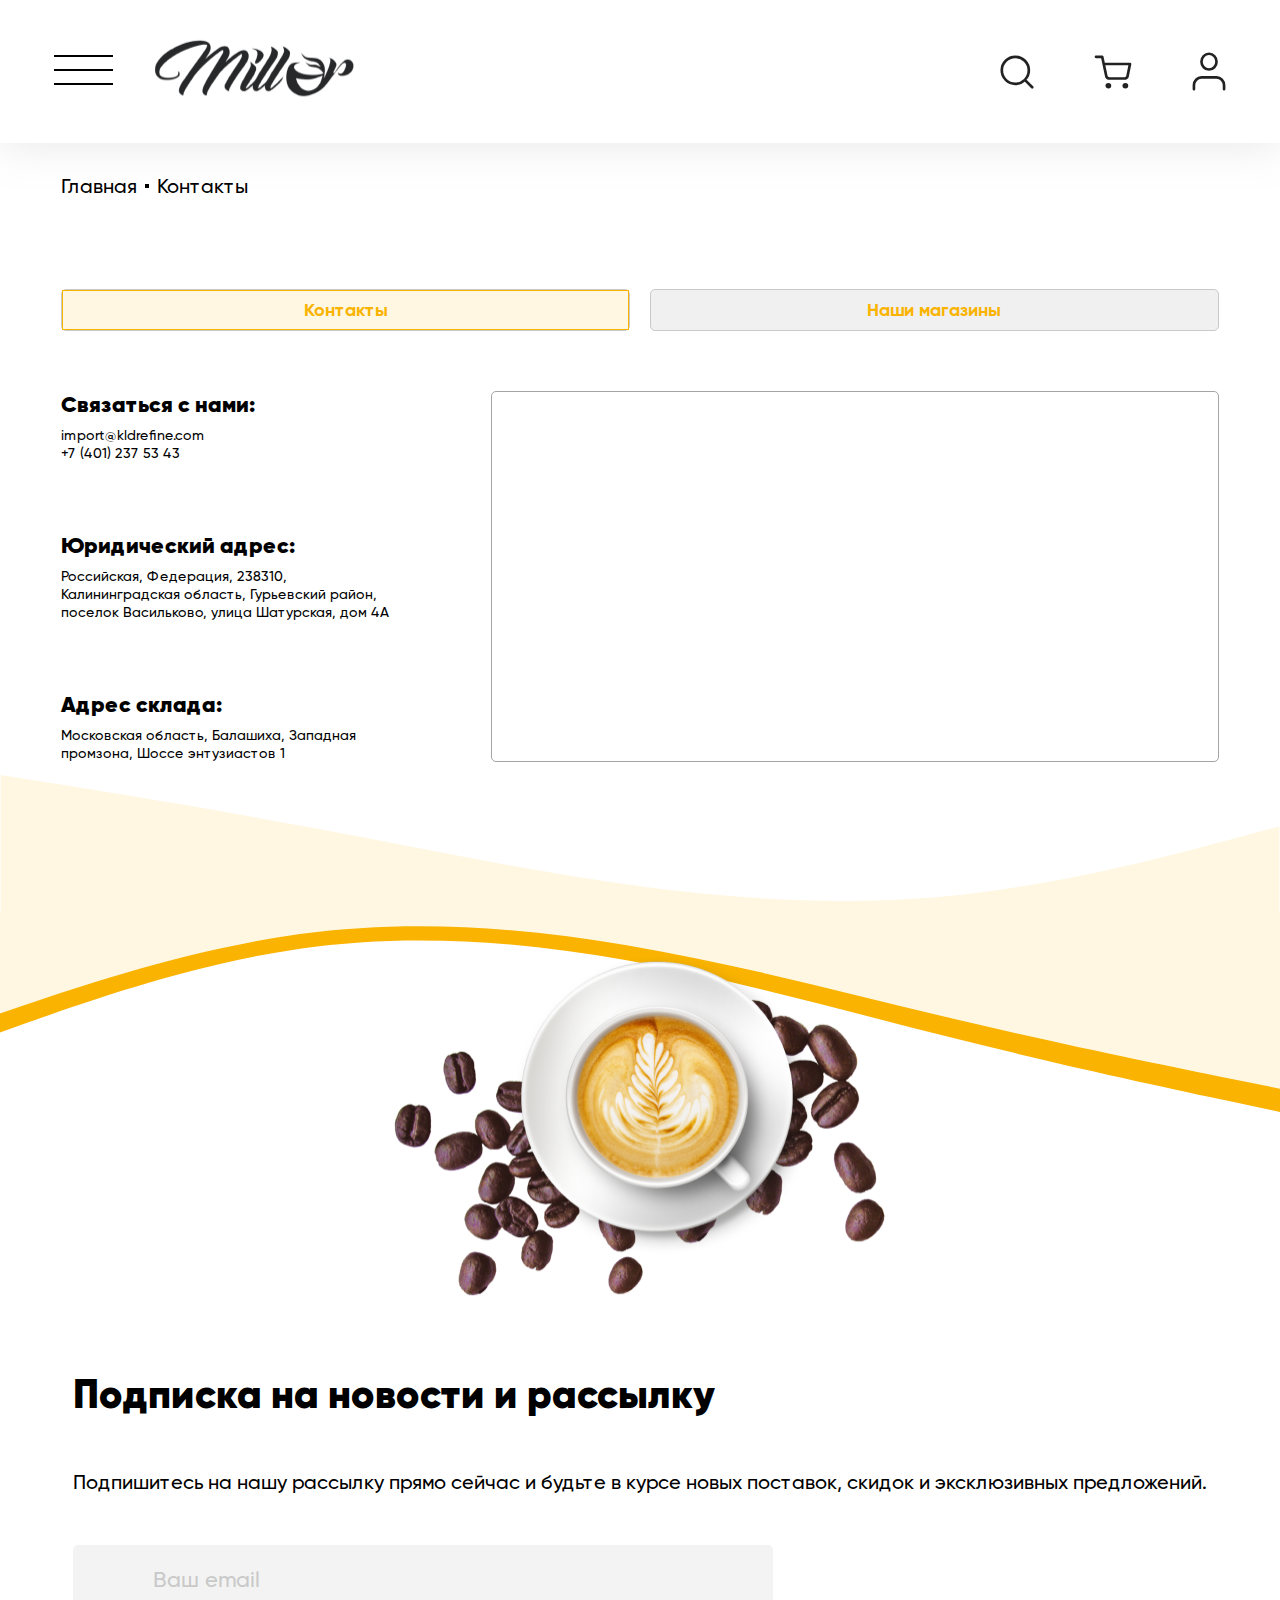
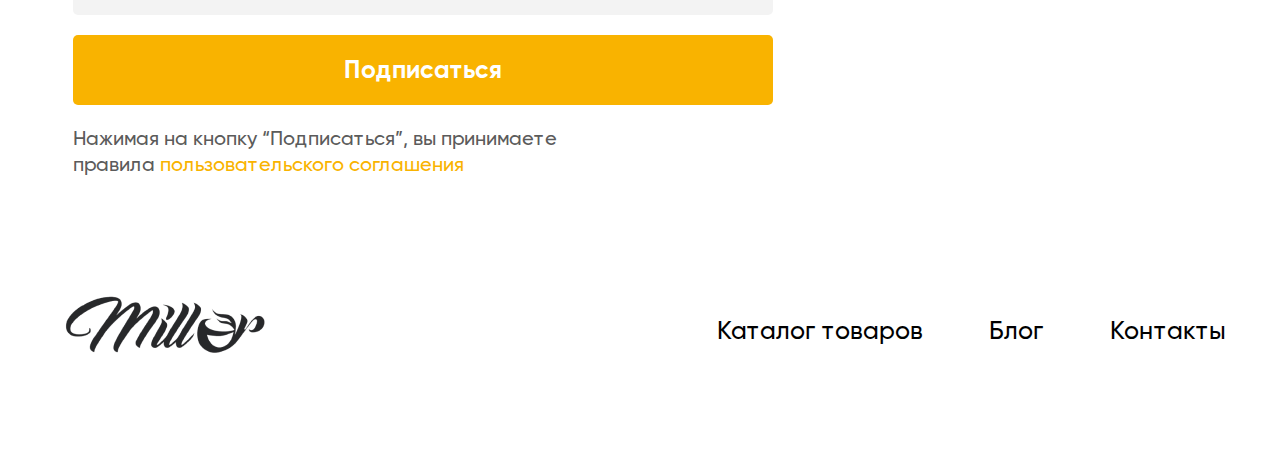
<file: pages/contacts.html>
<!DOCTYPE html>
<html lang="ru">

<head>
    <meta charset="UTF-8">
    <meta http-equiv="X-UA-Compatible" content="IE=edge">
    <meta name="viewport" content="width=device-width, initial-scale=1.0">
    <title>Miller</title>
    <link rel="icon" type="image/png" href="../../img/favicon.png">
    <link rel="stylesheet" href="../../css/blocks/global/swiper-bundle.min.css" />
    <link rel="stylesheet" href="../../css/style.css">
</head>

<body id="top">
    <header class="header">
        <div class="header__wrapper container">
            <button class="header__nav-btn" type="button">
                <span class="visually-hidden">Открыть меню</span>
            </button>
            <div class="header__container">
                <nav class="header__nav">
                    <div class="header__nav-menu">
                        <ul class="header__nav-list">
                            <li class="header__nav-item">
                                <a class="header__nav-link" href="../index.html#catalog">Каталог товаров</a>
                            </li>
                            <li class="header__nav-item">
                                <a class="header__nav-link" href="blog.html">Блог</a>
                            </li>
                            <li class="header__nav-item">
                                <a class="header__nav-link current">Контакты</a>
                            </li>
                        </ul>
                    </div>
                </nav>
                <a class="index-back" href="../index.html">
                    <picture>
                        <source media="(min-width: 1904px)"
                            srcset="../../img/header/logo-desk@1x.png 1x, ../../img/header/logo-desk@2x.png 2x">
                        <source media="(min-width: 1349px)"
                            srcset="../../img/header/logo-laptop@1x.png 1x, ../../img/header/logo-laptop@2x.png 2x">
                        <source media="(min-width: 768px)"
                            srcset="../../img/header/logo-tab@1x.png 1x, ../../img/header/logo-tab@2x.png 2x">
                        <img class="header__logo" src="../../img/header/logo@1x.png" srcset="../../img/header/logo@2x.png" width="110"
                            height="50" alt="Логотип">
                    </picture>
                </a>
                
                <div class="header__interaction">
                    <button class="header__btn header__interaction-search" type="button"></button>
                    <a class="header__btn header__interaction-basket" href="cart.html"></a>
                    <button class="header__btn header__interaction-user" type="button"></button>
                </div>
            </div>

            <div class="header-menu">
                <div class="header-menu__head">
                    <a class="index-back" href="../index.html">
                        <picture>
                            <source media="(min-width: 768px)"
                                srcset="../../img/header/logo-tab@1x.png 1x, ../../img/header/logo-tab@2x.png 2x">
                            <img class="header-menu__logo" src="../../img/header/logo@1x.png" srcset="../../img/header/logo@2x.png"
                                width="110" height="50" alt="Логотип">
                        </picture>
                    </a>
                    
                </div>
                <div class="header-menu__main">
                    <nav class="header-menu__nav">
                        <ul class="header-menu__nav-list">
                            <li class="header-menu__nav-item">
                                <a class="header-menu__nav-link current" href="../index.html#catalog">Каталог товаров</a>
                            </li>
                            <li class="header-menu__nav-item">
                                <a class="header-menu__nav-link" href="blog.html">Блог</a>
                            </li>
                            <li class="header-menu__nav-item">
                                <a class="header-menu__nav-link">Контакты</a>
                            </li>
                        </ul>
                    </nav>
                    <div class="header-menu__interaction">
                        <a class="header-menu__btn header-menu__interaction-basket" href="cart.html"></a>
                        <button class="header-menu__btn header-menu__interaction-user" type="button"></button>
                    </div>
                </div>
                <div class="header-menu__footer">
                    <a class="header-menu__mail" href="#">Import@kldrefine.com</a>
                    <ul class="header-menu__social">
                        <li class="header-menu__social-item header-menu__social-phone"></li>
                        <li class="header-menu__social-item header-menu__social-insta"></li>
                    </ul>
                </div>
            </div>
            <div class="header-search">
                <form class="header-search__form" action="#">
                    <img class="header-search__img" src="../../img/header/search-form.svg" width="12" height="12" alt="">
                    <input class="header-search__input" type="text" placeholder="Поиск по товарам">
                    <button class="header-search__btn" type="button">Отменить</button>
                </form>
            </div>
        </div>
    </header>

    <main class="main-contacts">
        <section class="blog-nav">
            <h1 class="visually-hidden">Кофе Miller</h1>
            <div class="blog-nav__container">
                <nav class="breadcrumbs">
                    <ul class="breadcrumbs__list">
                        <li class="breadcrumbs__item">
                            <a class="breadcrumbs__link" href="../index.html">Главная</a>
                        </li>
                        <li class="breadcrumbs__item">
                            <a class="breadcrumbs__link breadcrumbs__link-current">Контакты</a>
                        </li>
                    </ul>
                </nav>
            </div>
        </section>
        <section class="contacts-instruction instruction">
            <div class="instruction__wrapper">
                <ul class="instruction__list">
                    <li class="instruction__item instruction__item-communications">
                        <a class="instruction__link current">Контакты</a>
                    </li>
                    <li class="instruction__item instruction__item-stores">
                        <a class="instruction__link">Наши магазины</a>
                    </li>
                </ul>
            </div>
        </section>
        <section class="contacts contacts-communications">
            <div class="contacts__wrapper">
                <div class="contacts__info">
                    <div class="contacts__box">
                        <h2 class="coffee-instructions__title contacts__title">Связаться с нами:</h2>
                        <ul class="contacts-communications__connection-list">
                            <li class="contacts-communications__connection-item connection-item-mail">
                                <a class="contacts-communications__connection-link" href="#">import@kldrefine.com</a>
                            </li>
                            <li class="contacts-communications__connection-item connection-item-phone">
                                <a class="contacts-communications__connection-link" href="#">+7 (401) 237 53 43</a>
                            </li>
                        </ul>
                    </div>
                    <div class="contacts__box">
                        <h2 class="coffee-instructions__title contacts__title">Юридический адрес:</h2>
                        <p class="contacts__text">Российская, Федерация, 238310, Калининградская область, Гурьевский район, поселок Васильково, улица Шатурская, дом 4А</p>
                    </div>
                    <div class="contacts__box">
                        <h2 class="coffee-instructions__title contacts__title">Адрес склада:</h2>
                        <p class="contacts__text">Московская область, Балашиха, Западная промзона, Шоссе энтузиастов 1</p>
                    </div>
                </div>
                <div class="contacts__map">
                    <iframe src="https://www.google.com/maps/embed?pb=!1m18!1m12!1m3!1d2243.5171795357783!2d37.87004031575533!3d55.78425698056181!2m3!1f0!2f0!3f0!3m2!1i1024!2i768!4f13.1!3m3!1m2!1s0x414acb72be6524dd%3A0x54fba0ef6c88d552!2z0YguINCt0L3RgtGD0LfQuNCw0YHRgtC-0LIsIDEsINCR0LDQu9Cw0YjQuNGF0LAsINCc0L7RgdC60L7QstGB0LrQsNGPINC-0LHQuy4sINCg0L7RgdGB0LjRjywgMTQzOTEy!5e0!3m2!1sru!2sua!4v1637431027112!5m2!1sru!2sua" width="375" height="317" style="border:0;" allowfullscreen="" loading="lazy"></iframe>
                </div>
            </div>
        </section>
        <section class="contacts contacts-stores">
            <div class="contacts__wrapper">
                <div class="contacts__info">
                    <div class="contacts__box">
                        <h2 class="coffee-instructions__title contacts__title">Наши магазины <span class="carry">г. Санкт-Петербург</span></h2>
                        <ul class="contacts-stores__connection-list">
                            <li class="contacts-stores__connection-item">
                                Гороховая, 53
                            </li>
                            <li class="contacts-stores__connection-item">
                                Московский, 53
                            </li>
                        </ul>
                    </div>
                    <div class="contacts__box">
                        <h2 class="coffee-instructions__title contacts__title">Наши магазины <span class="carry">Калининградская обл.</span></h2>
                        <ul class="contacts-stores__connection-list">
                            <li class="contacts-stores__connection-item">
                                Советск, Гончарова 2а
                            </li>
                            <li class="contacts-stores__connection-item">
                                Черняховск, Пионерская 1
                            </li>
                            <li class="contacts-stores__connection-item">
                                Ульяны-Громовой 15
                            </li>
                            <li class="contacts-stores__connection-item">
                                Советский проспект 6а
                            </li>
                            <li class="contacts-stores__connection-item">
                                Гурьевск, Каштановая 1г
                            </li>
                            <li class="contacts-stores__connection-item">
                                Черняховского 15
                            </li>
                            <li class="contacts-stores__connection-item">
                                Панина 2а
                            </li>
                            <li class="contacts-stores__connection-item">
                                Ленинский 8Б
                            </li>
                            <li class="contacts-stores__connection-item">
                                Аксакова 133
                            </li>
                            <li class="contacts-stores__connection-item">
                                Липовая Аллея 2
                            </li>
                        </ul>
                    </div>
                </div>
                <div class="contacts__map">
                    <iframe src="https://www.google.com/maps/embed?pb=!1m18!1m12!1m3!1d2243.5171795357783!2d37.87004031575533!3d55.78425698056181!2m3!1f0!2f0!3f0!3m2!1i1024!2i768!4f13.1!3m3!1m2!1s0x414acb72be6524dd%3A0x54fba0ef6c88d552!2z0YguINCt0L3RgtGD0LfQuNCw0YHRgtC-0LIsIDEsINCR0LDQu9Cw0YjQuNGF0LAsINCc0L7RgdC60L7QstGB0LrQsNGPINC-0LHQuy4sINCg0L7RgdGB0LjRjywgMTQzOTEy!5e0!3m2!1sru!2sua!4v1637431027112!5m2!1sru!2sua" width="375" height="317" style="border:0;" allowfullscreen="" loading="lazy"></iframe>
                </div>
            </div>
        </section>
        <section class="subscription subscription-catalog">
            <div class="container">
                <div class="subscription__wrapper">
                    <picture>
                        <source media="(min-width: 1904px)"
                                    srcset="../img/subscription/bg-desk@1x.png 1x, ../img/subscription/bg-desk@2x.png 2x">
                        <source media="(min-width: 1349px)"
                                    srcset="../img/subscription/bg-laptop@1x.png 1x, ../img/subscription/bg-laptop@2x.png 2x">
                        <source media="(min-width: 768px)"
                                    srcset="../img/subscription/bg-tab@1x.png 1x, ../img/subscription/bg-tab@2x.png 2x">
                        <img class="subscription__img" src="../img/subscription/bg@1x.png" srcset="../img/subscription/bg@2x.png" width="361" height="297" alt="">
                    </picture>
                    
                    <form action="#" class="subscription__form" method="POST">
                        <h2 class="subscription__title section-title">Подписка на новости и рассылку</h2>
                        <p class="subscription__text">Подпишитесь на нашу рассылку прямо сейчас
                            и будьте в курсе новых поставок, скидок
                            и эксклюзивных предложений.</p>
                        <div class="subscription__application">
                            <input class="subscription__input" type="email" name="email" placeholder="Ваш email" tabindex="0" id="email" required>
                            <input class="button subscription__button" type="submit" name="submit" value="Подписаться">
                        </div>
                        <p class="subscription__agreement">Нажимая на кнопку “Подписаться”, вы принимаете <span class="carry">правила
                            <a class="subscription__link" href="#">пользовательского соглашения</a></span></p>
                    </form>
                </div>
            </div>
        </section>
    </main>

    <footer class="footer">
        <div class="container">
            <nav class="footer__nav">
                <ul class="footer__list">
                    <li class="footer__item">
                        <a class="footer__link" href="../index.html#catalog">Каталог товаров</a>
                    </li>
                    <li class="footer__item">
                        <a class="footer__link" href="blog.html">Блог</a>
                    </li>
                    <li class="footer__item">
                        <a class="footer__link">Контакты</a>
                    </li>
                </ul>
                <a class="anchor-top" href="#top">
                    <picture>
                        <source media="(min-width: 1904px)" srcset="../../img/header/logo-desk@1x.png 1x, ../../img/header/logo-desk@2x.png 2x">
                        <source media="(min-width: 1349px)" srcset="../../img/header/logo-laptop@1x.png 1x, ../../img/header/logo-laptop@2x.png 2x">
                        <source media="(min-width: 768px)" srcset="../../img/header/logo-tab@1x.png 1x, ../../img/header/logo-tab@2x.png 2x">
                        <img class="footer__logo" src="../../img/header/logo@1x.png" srcset="../../img/header/logo@2x.png" width="110" height="50" alt="">
                    </picture>
                </a>
                
            </nav>
        </div>
    </footer>

    <script src="../js/header.js"></script>
    <script src="../js/instruction.js"></script>
    <script src="../js/contacts.js"></script>
</body>
</html>
</file>
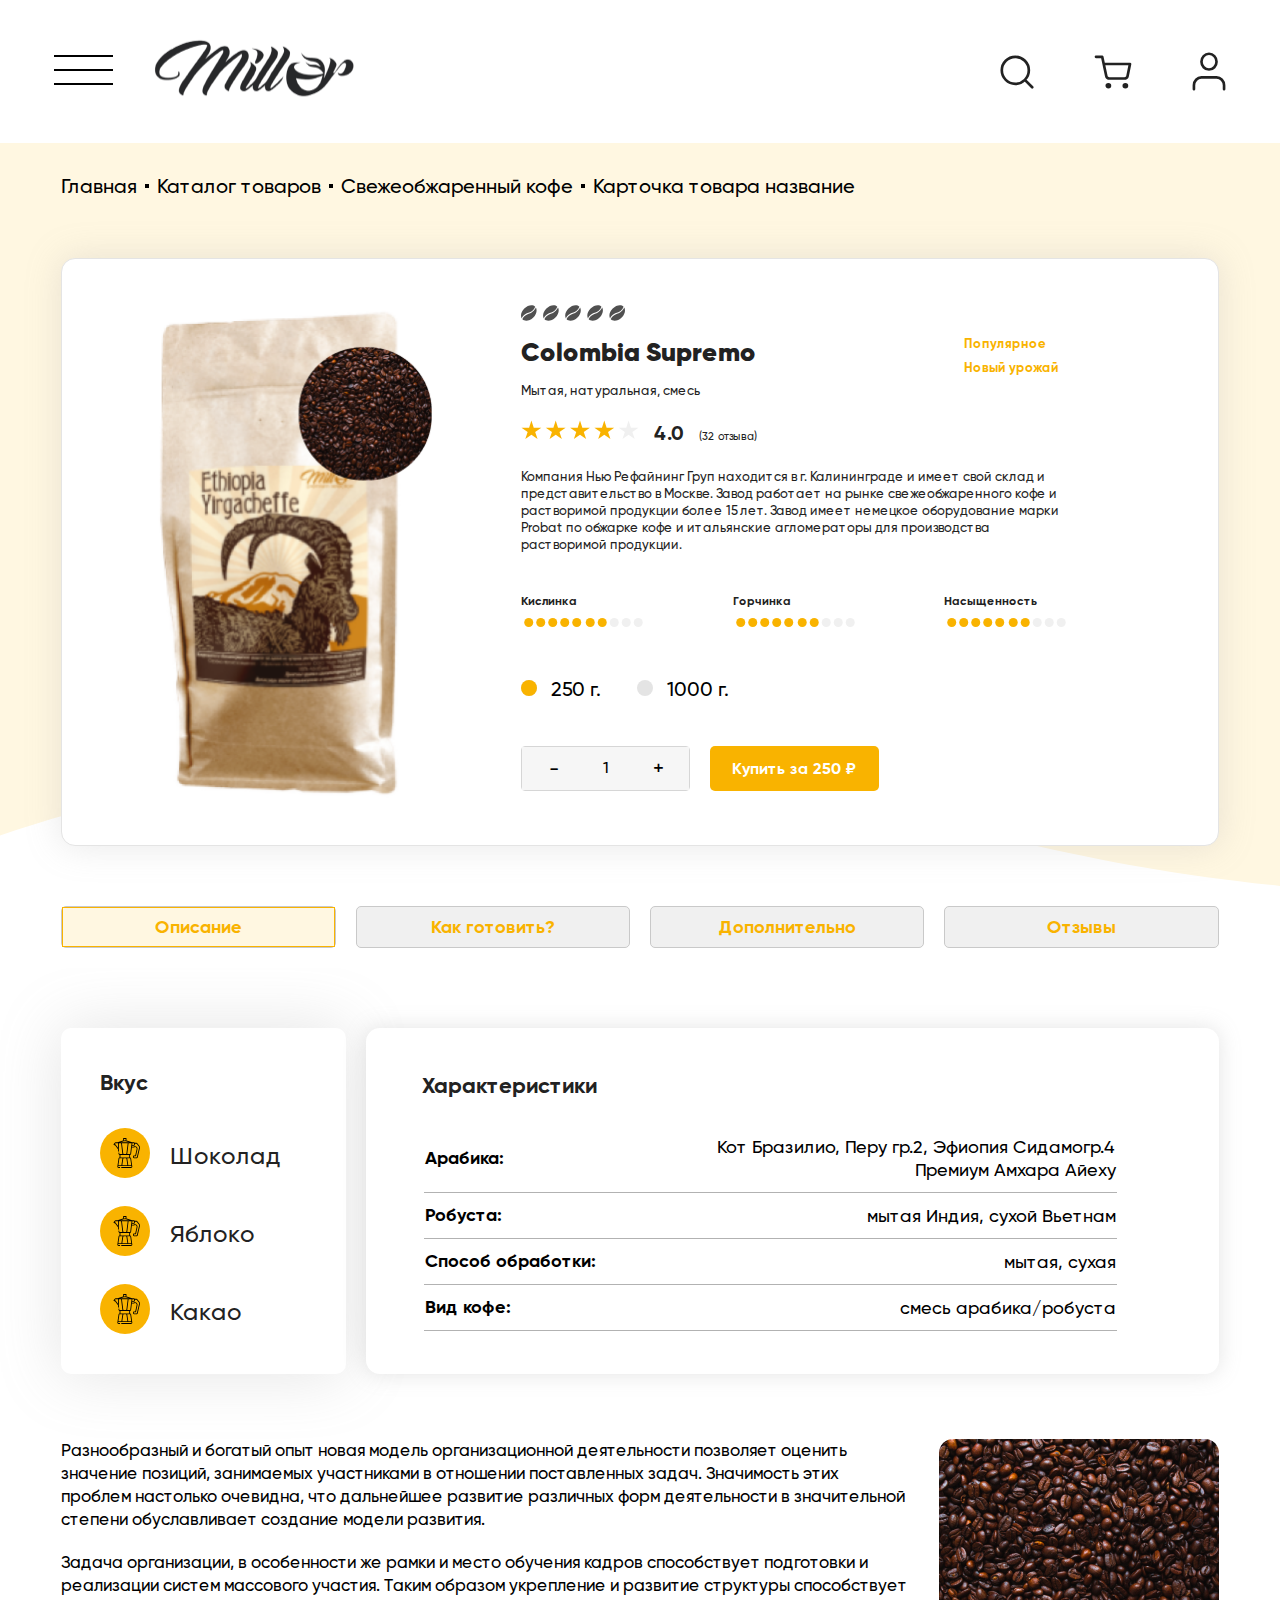
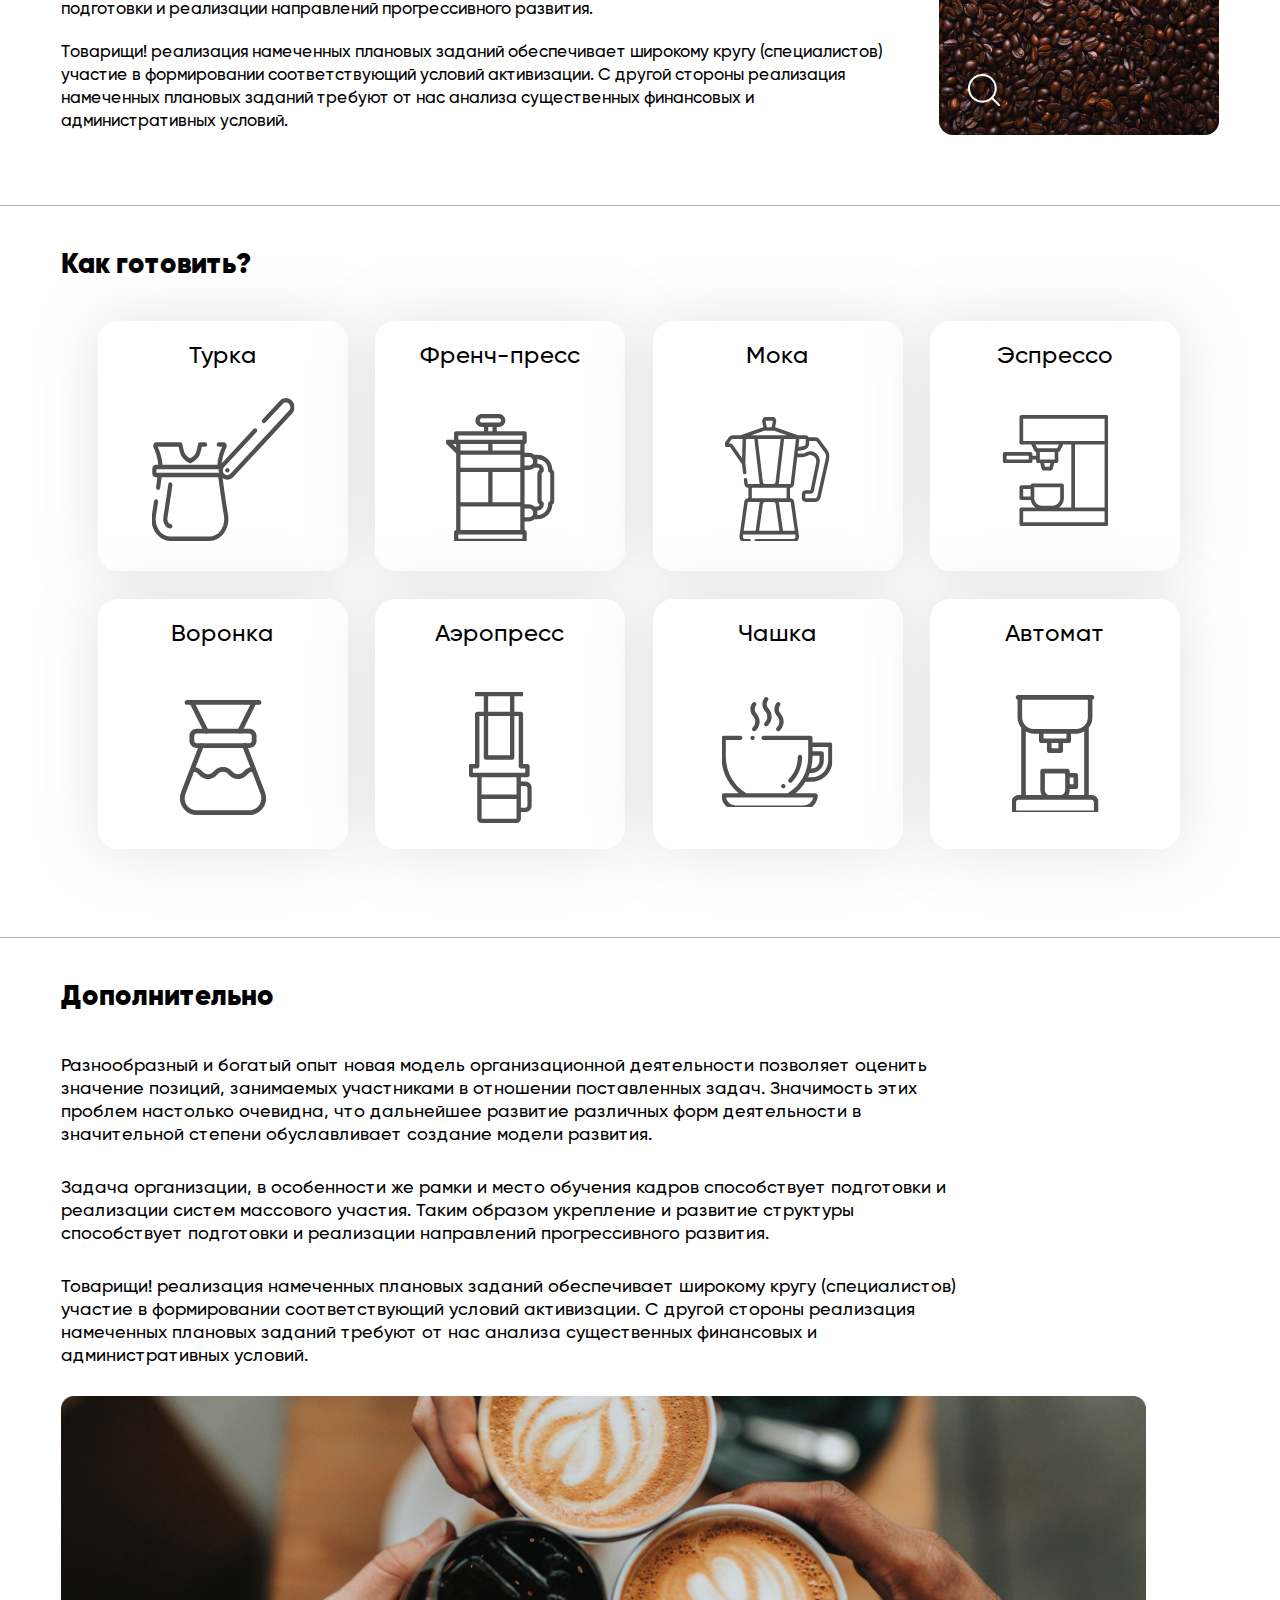
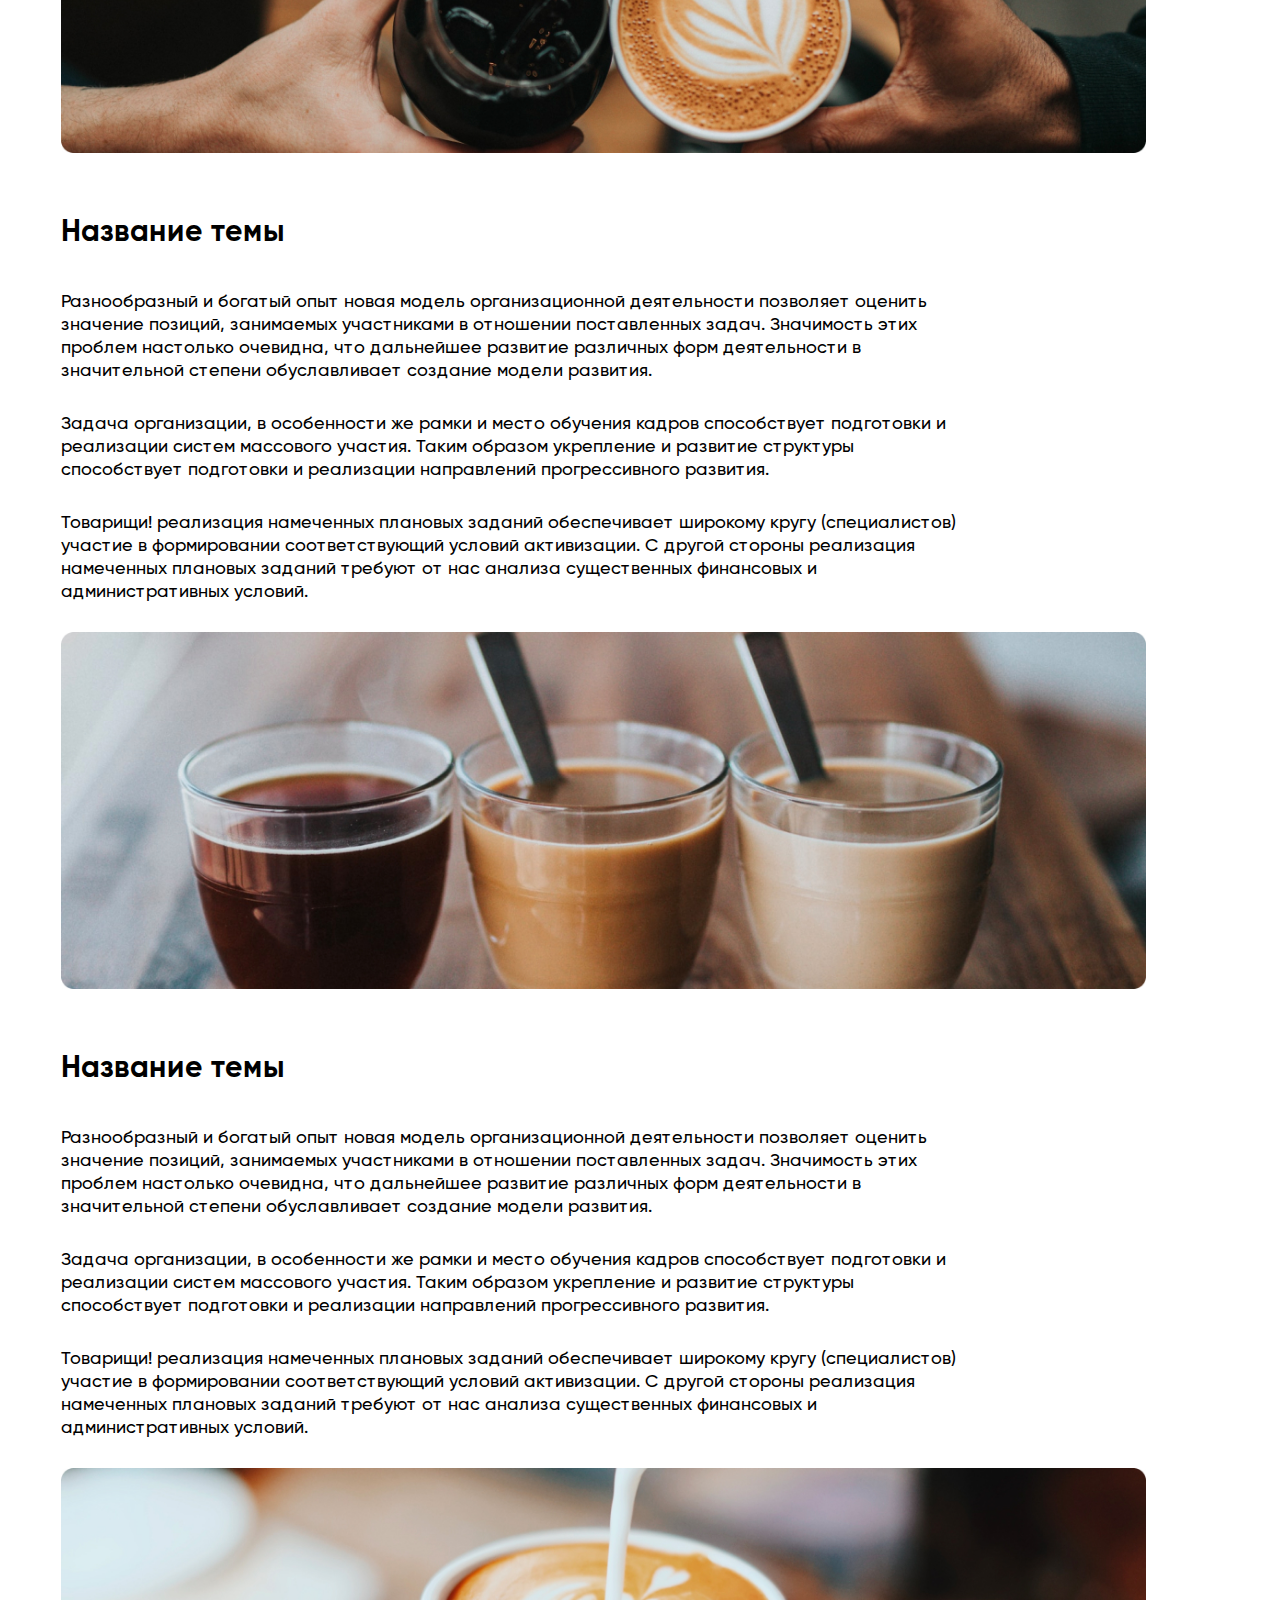
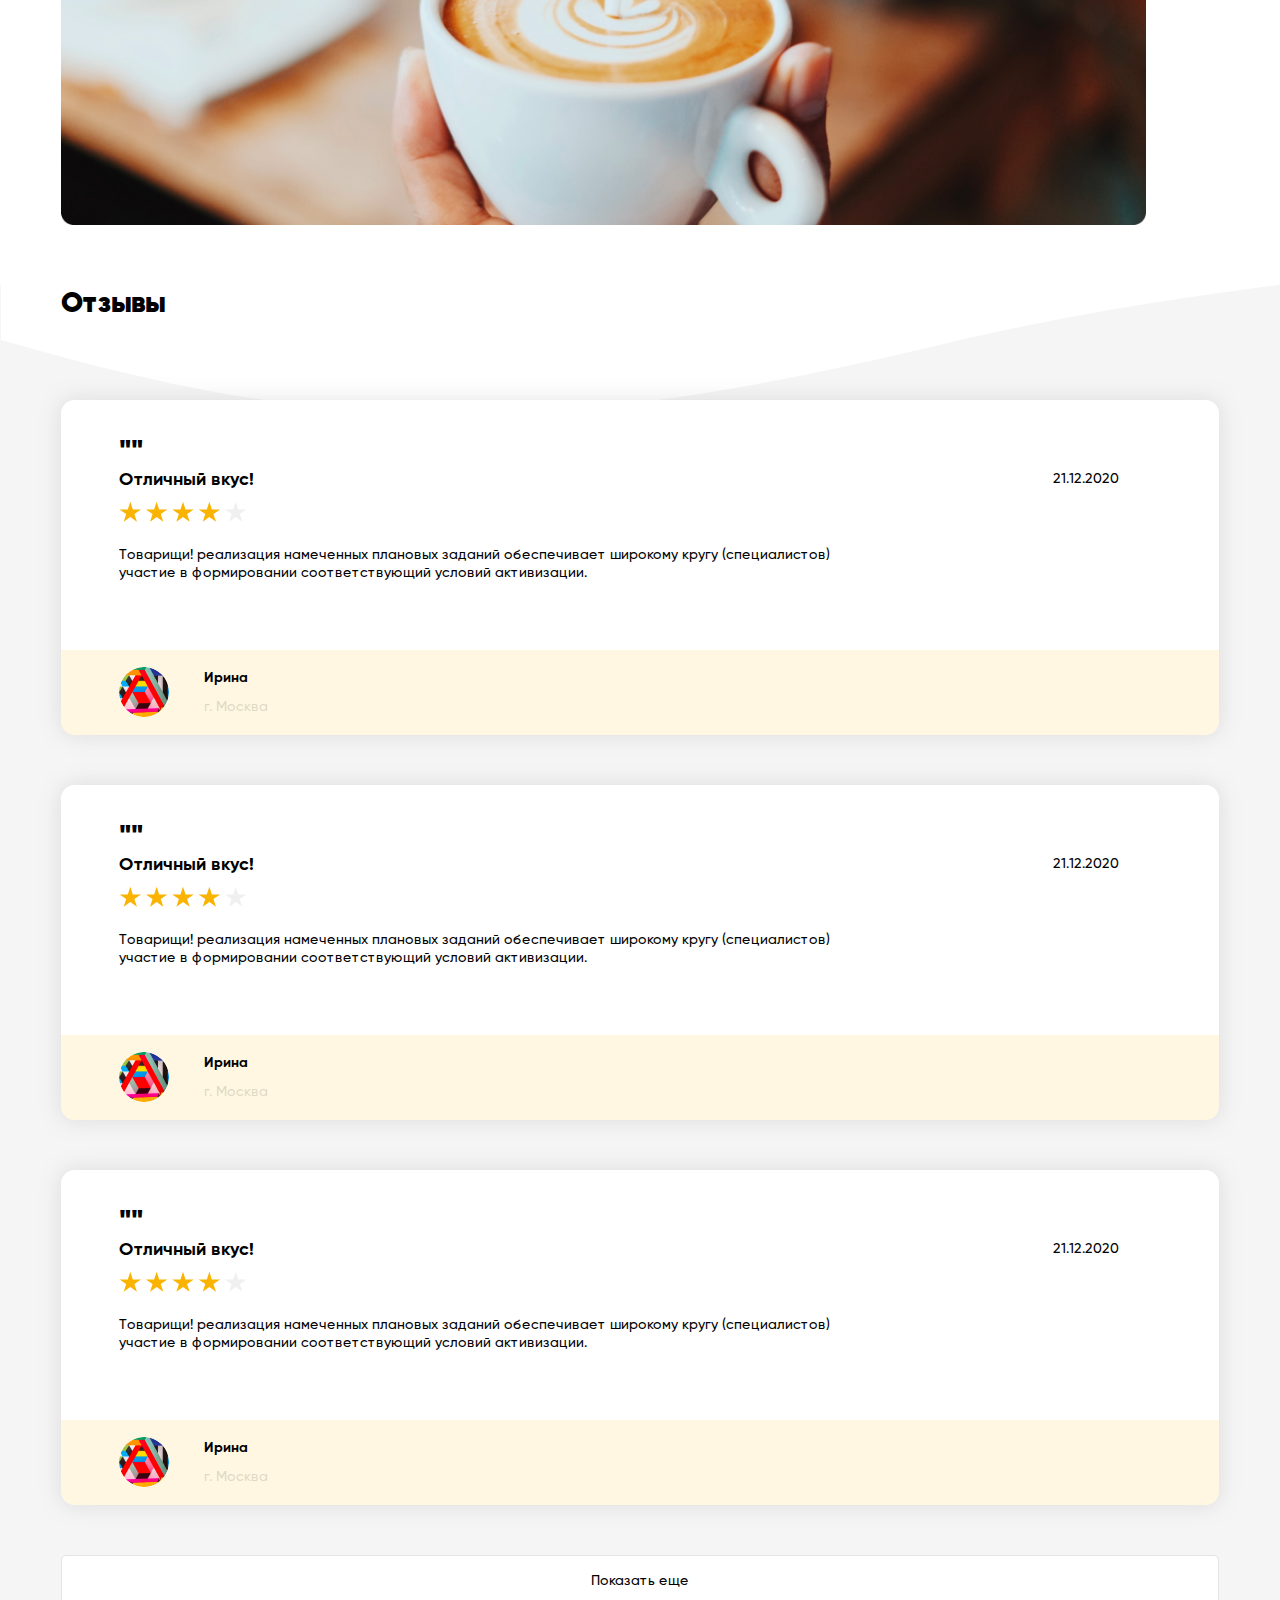
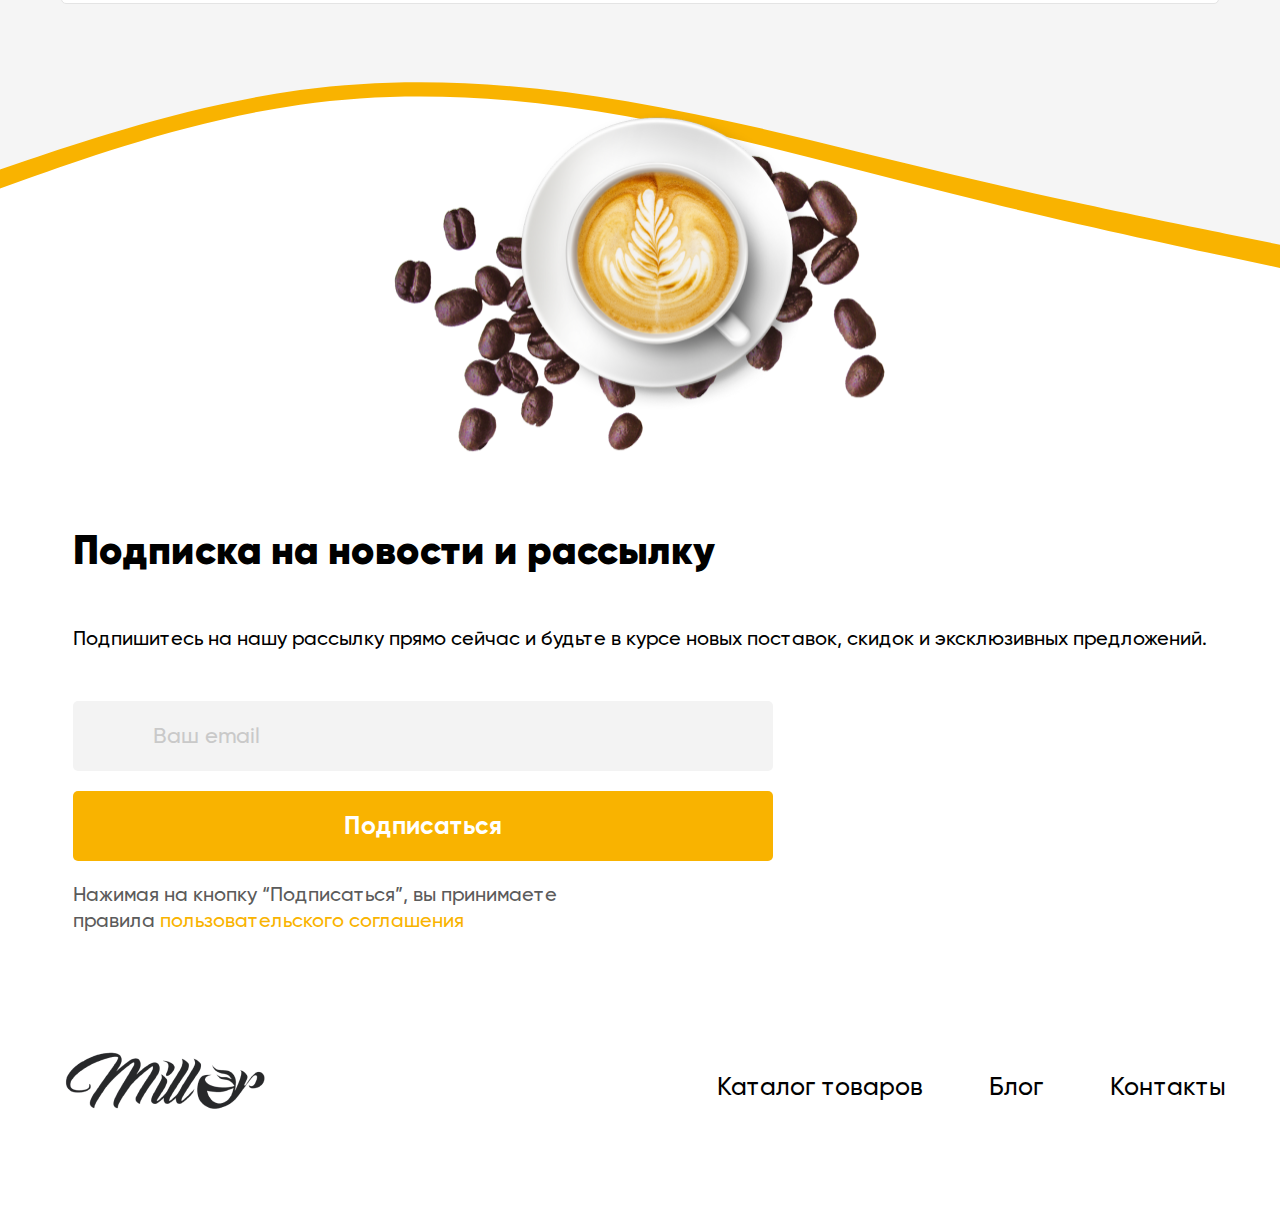
<file: pages/product-cards/coffee-card.html>
<!DOCTYPE html>
<html lang="ru">

<head>
    <meta charset="UTF-8">
    <meta http-equiv="X-UA-Compatible" content="IE=edge">
    <meta name="viewport" content="width=device-width, initial-scale=1.0">
    <title>Miller</title>
    <link rel="icon" type="image/png" href="../../img/favicon.png">
    <link rel="stylesheet" href="../../css/blocks/global/swiper-bundle.min.css" />

    <link rel="stylesheet" href="../../css/style.css">
</head>

<body class="no-hidden" id="top">
    <header class="header">
        <div class="header__wrapper container">
            <button class="header__nav-btn" type="button">
                <span class="visually-hidden">Открыть меню</span>
            </button>
            <div class="header__container">
                <nav class="header__nav">
                    <div class="header__nav-menu">
                        <ul class="header__nav-list">
                            <li class="header__nav-item">
                                <a class="header__nav-link current" href="../../index.html#catalog">Каталог товаров</a>
                            </li>
                            <li class="header__nav-item">
                                <a class="header__nav-link" href="../blog.html">Блог</a>
                            </li>
                            <li class="header__nav-item">
                                <a class="header__nav-link" href="../contacts.html">Контакты</a>
                            </li>
                        </ul>
                    </div>
                </nav>
                <a class="index-back" href="../../index.html">
                    <picture>
                        <source media="(min-width: 1904px)"
                            srcset="../../img/header/logo-desk@1x.png 1x, ../../img/header/logo-desk@2x.png 2x">
                        <source media="(min-width: 1349px)"
                            srcset="../../img/header/logo-laptop@1x.png 1x, ../../img/header/logo-laptop@2x.png 2x">
                        <source media="(min-width: 768px)"
                            srcset="../../img/header/logo-tab@1x.png 1x, ../../img/header/logo-tab@2x.png 2x">
                        <img class="header__logo" src="../../img/header/logo@1x.png" srcset="../../img/header/logo@2x.png" width="110"
                            height="50" alt="Логотип">
                    </picture>
                </a>
                
                <div class="header__interaction">
                    <button class="header__btn header__interaction-search" type="button"></button>
                    <a class="header__btn header__interaction-basket" href="../cart.html"></a>
                    <button class="header__btn header__interaction-user" type="button"></button>
                </div>
            </div>

            <div class="header-menu">
                <div class="header-menu__head">
                    <a class="index-back" href="../../index.html">
                        <picture>
                            <source media="(min-width: 768px)"
                                srcset="../../img/header/logo-tab@1x.png 1x, ../../img/header/logo-tab@2x.png 2x">
                            <img class="header-menu__logo" src="../../img/header/logo@1x.png" srcset="../../img/header/logo@2x.png"
                                width="110" height="50" alt="Логотип">
                        </picture>
                    </a>
                    
                </div>
                <div class="header-menu__main">
                    <nav class="header-menu__nav">
                        <ul class="header-menu__nav-list">
                            <li class="header-menu__nav-item">
                                <a class="header-menu__nav-link current" href="../../index.html#catalog">Каталог товаров</a>
                            </li>
                            <li class="header-menu__nav-item">
                                <a class="header-menu__nav-link" href="../blog.html">Блог</a>
                            </li>
                            <li class="header-menu__nav-item">
                                <a class="header-menu__nav-link" href="../contacts.html">Контакты</a>
                            </li>
                        </ul>
                    </nav>
                    <div class="header-menu__interaction">
                        <a class="header-menu__btn header-menu__interaction-basket" href="../cart.html"></a>
                        <button class="header-menu__btn header-menu__interaction-user" type="button"></button>
                    </div>
                </div>
                <div class="header-menu__footer">
                    <a class="header-menu__mail" href="#">Import@kldrefine.com</a>
                    <ul class="header-menu__social">
                        <li class="header-menu__social-item header-menu__social-phone"></li>
                        <li class="header-menu__social-item header-menu__social-insta"></li>
                    </ul>
                </div>
            </div>
            <div class="header-search">
                <form class="header-search__form" action="#">
                    <img class="header-search__img" src="../../img/header/search-form.svg" width="12" height="12" alt="">
                    <input class="header-search__input" type="text" placeholder="Поиск по товарам">
                    <button class="header-search__btn" type="button">Отменить</button>
                </form>
            </div>
        </div>
    </header>

    <main class="main">
        <section class="coffee-card__info">
            <h1 class="visually-hidden">Кофе Miller</h1>
            <div class="coffee-card__container">
                <nav class="coffee__breadcrumbs breadcrumbs">
                    <ul class="breadcrumbs__list">
                        <li class="breadcrumbs__item">
                            <a class="breadcrumbs__link" href="../../index.html">Главная</a>
                        </li>
                        <li class="breadcrumbs__item">
                            <a class="breadcrumbs__link" href="../../index.html#catalog">Каталог товаров</a>
                        </li>
                        <li class="breadcrumbs__item">
                            <a class="breadcrumbs__link" href="../catalog-coffee.html">Свежеобжаренный кофе</a>
                        </li>
                        <li class="breadcrumbs__item">
                            <a class="breadcrumbs__link breadcrumbs__link-current">Карточка товара название</a>
                        </li>
                    </ul>
                </nav>
                <div class="card__details coffee-card__details">
                    <div class="card__box">
                        <div class="card__img-box">
                            <picture>
                                <source media="(min-width: 1904px)" srcset="../../img/page-coffee/coffee-card/slide-desc@1x.png 1x, ../../img/page-coffee/coffee-card/slide-desc@2x.png 2x">
                                <source media="(min-width: 1349px)" srcset="../../img/page-coffee/coffee-card/slide-laptop@1x.png 1x, ../../img/page-coffee/coffee-card/slide-laptop@2x.png 2x">
                                <source media="(min-width: 1200px)" srcset="../../img/page-coffee/coffee-card/slide-tab2@1x.png 1x, ../../img/page-coffee/coffee-card/slide-tab2@2x.png 2x">
                                <source media="(min-width: 768px)" srcset="../../img/page-coffee/coffee-card/slide-tab@1x.png 1x, ../../img/page-coffee/coffee-card/slide-tab@2x.png 2x">
                                <img class="card__img" src="../../img/page-coffee/coffee-card/slide@1x.png" srcset="../../img/page-coffee/coffee-card/slide@2x.png" width="141" height="259" alt="">
                            </picture>
                        </div>
                        <div class="coffee-card__info-box card-box">
                            <div class="card-box__ratings">
                                <img class="card-box__stars" src="../../img/page-coffee/coffee-card/stars.svg" width="142" height="24" alt="">
                                <div class="card-box__grade">
                                    <span class="card-box__number">4.0</span>
                                    <span class="card-box__reviews">(32 отзыва)</span>
                                </div>
                            </div>
                            <div class="card-box__titles">
                                <p class="card-box__title">Популярное</p>
                                <p class="card-box__title">Новый урожай</p>
                            </div>
                            <div class="card-box__descr">
                                <img class="card-box__descr-img" src="../../img/sale/coffee.svg" width="140" height="20" alt="">
                                <h3 class="card-box__descr-name">Colombia Supremo</h3>
                                <p class="card-box__descr-text">Мытая, натуральная, смесь</p>
                            </div>
                            <div class="card-box__description">
                                <p class="card-box__description-text">Компания Нью Рефайнинг Груп находится
                                    в г. Калининграде и имеет свой склад
                                    и представительство в Москве.<span class="card-box__points">..</span></span>
                                <details class="card-box__details">
                                    <summary class="card-box__more">Читать полностью</summary>
                                    <p class="card-box__more-text">Завод работает на рынке свежеобжаренного кофе и растворимой продукции более 15 лет. Завод имеет немецкое оборудование марки Probat по обжарке кофе и итальянские агломераторы для производства растворимой продукции.</p>
                                </details>
                            </div>
                            <div class="card-box__description-laptop">
                                <p class="card-box__description-text">Компания Нью Рефайнинг Груп находится
                                    в г. Калининграде и имеет свой склад
                                    и представительство в Москве. Завод работает на рынке свежеобжаренного кофе и растворимой продукции более 15 лет. Завод имеет немецкое оборудование марки Probat по обжарке кофе и итальянские агломераторы для производства растворимой продукции.
                                </p>
                            </div>
                            <div class="card-box__info-boxes">
                                <div class="card-box__info-box">
                                    <p class="card-box__info-title">Кислинка</p>
                                    <img class="card-box__info-rating" src="../../img/sale/rating.svg" width="102" height="8" alt="">
                                </div>
                                <div class="card-box__info-box">
                                    <p class="card-box__info-title">Горчинка</p>
                                    <img class="card-box__info-rating" src="../../img/sale/rating.svg" width="102" height="8" alt="">
                                </div>
                                <div class="card-box__info-box">
                                    <p class="card-box__info-title">Насыщенность</p>
                                    <img class="card-box__info-rating" src="../../img/sale/rating.svg" width="102" height="8" alt="">
                                </div>
                            </div>
                            <form class="card-box__choice" method="" action="">
                                <select class="card-box__choice-size">
                                    <option value="250 г.">250 г.</option>
                                    <option value="250 г.">250 г.</option>
                                    <option value="250 г.">250 г.</option>
                                    <option value="250 г.">250 г.</option>
                                </select>
                                <div class="card-box__choice-inputs">
                                    <button type="button" class="card-box__choice-buttons card-box__choice-less">-</button>
                                    <input class="card-box__choice-input" type="text" value="1">
                                    <button type="button" class="card-box__choice-buttons card-box__choice-more">+</button>
                                </div>
                                <button class="button card-box__choice-button" type="submit">Купить за 250 ₽</button>
                            </form>
                            <form class="card-box__choice-laptop" method="" action="">
                                <ul class="card-box__choice-inputs-list">
                                    <li class="card-box__choice-inputs-item">
                                        <input class="card-box__choice-inputs-radio" type="radio" name="weight" id="250" checked>
                                        <label for="250">250 г.</label>
                                    </li>
                                    <li class="card-box__choice-inputs-item">
                                        <input class="card-box__choice-inputs-radio" type="radio" name="weight" id="1000">
                                        <label for="1000">1000 г.</label>
                                    </li>
                                </ul>
                                <div class="card-box__choice-laptop-buttons">
                                    <div class="card-box__choice-number">
                                        <button type="button" class="card-box__choice-number-buttons card-box__choice-number-less">-</button>
                                        <input class="card-box__choice-number-input" type="text" value="1">
                                        <button type="button" class="card-box__choice-number-buttons card-box__choice-number-more">+</button>
                                    </div>
                                    <button class="button card-box__choice-laptop-button" type="submit">Купить за 250 ₽</button>
                                </div>
                            </form>
                        </div>
                    </div>
                </div>
            </div>
            <script>
                const summary = document.querySelector('.card-box__more');
                summary.addEventListener('click', () => {
                    summary.style.display = "none";
                })
            </script>
        </section>
        <section class="coffee-card__instruction instruction">
            <div class="instruction__wrapper">
                <ul class="instruction__list">
                    <li class="instruction__item">
                        <a class="instruction__link current" href="#tasteandspecifications">Описание</a>
                    </li>
                    <li class="instruction__item">
                        <a class="instruction__link" href="#howtocook">Как готовить?</a>
                    </li>
                    <li class="instruction__item">
                        <a class="instruction__link" href="#additionally">Дополнительно</a>
                    </li>
                    <li class="instruction__item">
                        <a class="instruction__link" href="#reviews">Отзывы</a>
                    </li>
                </ul>
            </div>
        </section>
        <section class="main-instructions__wrapper">
            <div class="main-instructions coffee-instruction">
                <div class="coffee-instruction__tasteandspecifications">
                    <span id="tasteandspecifications"></span>
                    <div class="coffee-instruction__taste coffee-taste">
                        <div class="coffee-taste__wrapper">
                            <h2 class="coffee-taste__title coffee-instruction__title">Вкус</h2>
                            <div class="coffee-taste__icons">
                                <ul class="coffee-taste__list">
                                    <li class="coffee-taste__item">Шоколад</li>
                                    <li class="coffee-taste__item">Яблоко</li>
                                    <li class="coffee-taste__item">Какао</li>
                                </ul>
                            </div>
                        </div>
                    </div>
                    <div class="coffee-instruction__specifications coffee-specifications">
                        <div class="coffee-specifications__wrapper">
                            <h2 class="coffee-specifications__title coffee-instruction__title">Характеристики</h2>
                            <table class="coffee-specifications__table">
                                <tr class="coffee-specifications__line">
                                    <td class="coffee-specifications__name">Арабика:</td>
                                    <td class="coffee-specifications__descr coffee-specifications__descr-first">Кот Бразилио, Перу гр.2,
                                        Эфиопия Сидамогр.4
                                        Премиум Амхара Айеху</td>
                                </tr>
                                <tr class="coffee-specifications__line">
                                    <td class="coffee-specifications__name">Робуста:</td>
                                    <td class="coffee-specifications__descr">мытая Индия, сухой Вьетнам</td>
                                </tr>
                                <tr class="coffee-specifications__line">
                                    <td class="coffee-specifications__name">Способ обработки:</td>
                                    <td class="coffee-specifications__descr">мытая, сухая</td>
                                </tr>
                                <tr class="coffee-specifications__line">
                                    <td class="coffee-specifications__name">Вид кофе:</td>
                                    <td class="coffee-specifications__descr">cмесь арабика/робуста</td>
                                </tr>
                            </table>
                        </div>
                    </div>
                </div>
                <div class="main-specifications__info">
                    <div class="main-specifications__texts">
                        <p class="main-specifications__text">
                            Разнообразный и богатый опыт новая модель организационной деятельности позволяет оценить значение позиций, занимаемых участниками в отношении поставленных задач. Значимость этих проблем настолько очевидна, что дальнейшее развитие различных форм деятельности в значительной степени обуславливает создание модели развития.
                        </p>
                        <p class="main-specifications__text">
                            Задача организации, в особенности же рамки и место обучения кадров способствует подготовки 
                            и реализации систем массового участия. Таким образом укрепление и развитие структуры способствует подготовки и реализации направлений прогрессивного развития.
                        </p>
                        <p class="main-specifications__text">
                            Товарищи! реализация намеченных плановых заданий обеспечивает широкому кругу (специалистов) участие в формировании соответствующий условий активизации.
                            С другой стороны реализация намеченных плановых заданий требуют от нас анализа существенных финансовых и административных условий.
                        </p>
                    </div>
                    <div class="main-specifications__photo">
                        <picture>
                            <source media="(min-width: 1904px)" srcset="../../img/page-coffee/instruction/photo-desc@1x.jpg 1x, ../../img/page-coffee/instruction/photo-desc@2x.jpg 2x">
                            <source media="(min-width: 1200px)" srcset="../../img/page-coffee/instruction/photo-laptop@1x.jpg 1x, ../../img/page-coffee/instruction/photo-laptop@2x.jpg 2x">
                            <source media="(min-width: 768px)" srcset="../../img/page-coffee/instruction/photo-tab@1x.jpg 1x, ../../img/page-coffee/instruction/photo-tab@2x.jpg 2x">
                            <img class="main-specifications__img" src="../../img/page-coffee/instruction/photo@1x.jpg" srcset="../../img/page-coffee/instruction/photo@2x.jpg" width="340" height="170" alt="">
                        </picture>
                    </div>
                </div>
                <div class="coffee-instructions__howtocook">
                    <span id="howtocook"></span>
                    <div class="coffee-instructions__howtocook-container">
                        <h2 class="coffee-instructions__title coffee-instructions__howtocook-title">Как готовить?</h2>
                        <ul class="coffee-dishes__list">
                            <li class="coffee-dishes__item dishes__item-cezve">
                                <input class="coffee-dishes__radio" type="radio" name="dishes" id="cezve">
                                <label for="cezve">Турка</label>
                            </li>
                            <li class="coffee-dishes__item dishes__item-french">
                                <input class="coffee-dishes__radio" type="radio" name="dishes" id="french">
                                <label for="french">Френч-пресс</label>
                            </li>
                            <li class="coffee-dishes__item dishes__item-moka">
                                <input class="coffee-dishes__radio" type="radio" name="dishes" id="moka">
                                <label for="moka">Мока</label>
                            </li>
                            <li class="coffee-dishes__item dishes__item-espresso">
                                <input class="coffee-dishes__radio" type="radio" name="dishes" id="espresso">
                                <label for="espresso">Эспрессо</label>
                            </li>
                            <li class="coffee-dishes__item dishes__item-funnel">
                                <input class="coffee-dishes__radio" type="radio" name="dishes" id="funnel">
                                <label for="funnel">Воронка</label>
                            </li>
                            <li class="coffee-dishes__item dishes__item-aeropress">
                                <input class="coffee-dishes__radio" type="radio" name="dishes" id="aeropress">
                                <label for="aeropress">Аэропресс</label>
                            </li>
                            <li class="coffee-dishes__item dishes__item-cup">
                                <input class="coffee-dishes__radio" type="radio" name="dishes" id="cup">
                                <label for="cup">Чашка</label>
                            </li>
                            <li class="coffee-dishes__item dishes__item-machine">
                                <input class="coffee-dishes__radio" type="radio" name="dishes" id="machine">
                                <label for="machine">Автомат</label>
                            </li>
                        </ul>
                    </div>
                </div>
                <div class="coffee-instructions__additionally">
                    <span id="additionally"></span>
                    <div class="coffee-instructions__additionally-container">
                        <h2 class="coffee-instructions__title coffee-instructions__additionally__title">Дополнительно</h2>
                        <div class="coffee-instructions__additionally-box">
                            <p class="coffee-instructions__additionally-text">
                                Разнообразный и богатый опыт новая модель организационной деятельности позволяет оценить значение позиций, занимаемых участниками в отношении поставленных задач. Значимость этих проблем настолько очевидна, что дальнейшее развитие различных форм деятельности в значительной степени обуславливает создание модели развития.
                            </p>
                            <p class="coffee-instructions__additionally-text coffee-instructions__additionally-text--desc">
                                Задача организации, в особенности же рамки и место обучения кадров способствует подготовки и реализации систем массового участия. Таким образом укрепление и развитие структуры способствует подготовки и реализации направлений прогрессивного развития.
                            </p>
                            <p class="coffee-instructions__additionally-text coffee-instructions__additionally-text--desc">
                                Товарищи! реализация намеченных плановых заданий обеспечивает широкому кругу (специалистов) участие в формировании соответствующий условий активизации. С другой стороны реализация намеченных плановых заданий требуют от нас анализа существенных финансовых и административных условий.
                            </p>
                            <picture>
                                <source media="(min-width: 1904px)" srcset="../../img/page-coffee/instruction/additionally-slide-desc-01@1x.jpg 1x, ../../img/page-coffee/instruction/additionally-slide-desc-01@2x.jpg 2x">
                                <source media="(min-width: 1200px)" srcset="../../img/page-coffee/instruction/additionally-slide-laptop-01@1x.jpg 1x, ../../img/page-coffee/instruction/additionally-slide-laptop-01@2x.jpg 2x">
                                <source media="(min-width: 768px)" srcset="../../img/page-coffee/instruction/additionally-slide-tab-01@1x.jpg 1x, ../../img/page-coffee/instruction/additionally-slide-tab-01@2x.jpg 2x">
                                <img class="coffee-instructions__additionally-img" src="../../img/page-coffee/instruction/additionally-slide-01@1x.jpg" srcset="../../img/page-coffee/instruction/additionally-slide-01@2x.jpg" width="340" height="116" alt="">
                            </picture>
                        </div>
                        <div class="coffee-instructions__additionally-box">
                            <h3 class="coffee-instructions__additionally-box-title">Название темы</h3>
                            <p class="coffee-instructions__additionally-text">
                                Разнообразный и богатый опыт новая модель организационной деятельности позволяет оценить значение позиций, занимаемых участниками в отношении поставленных задач. Значимость этих проблем настолько очевидна, что дальнейшее развитие различных форм деятельности в значительной степени обуславливает создание модели развития.
                            </p>
                            <p class="coffee-instructions__additionally-text coffee-instructions__additionally-text--desc">
                                Задача организации, в особенности же рамки и место обучения кадров способствует подготовки и реализации систем массового участия. Таким образом укрепление и развитие структуры способствует подготовки и реализации направлений прогрессивного развития.
                            </p>
                            <p class="coffee-instructions__additionally-text coffee-instructions__additionally-text--desc">
                                Товарищи! реализация намеченных плановых заданий обеспечивает широкому кругу (специалистов) участие в формировании соответствующий условий активизации. С другой стороны реализация намеченных плановых заданий требуют от нас анализа существенных финансовых и административных условий.
                            </p>
                            <picture>
                                <source media="(min-width: 1904px)" srcset="../../img/page-coffee/instruction/additionally-slide-desc-02@1x.jpg 1x, ../../img/page-coffee/instruction/additionally-slide-desc-02@2x.jpg 2x">
                                <source media="(min-width: 1200px)" srcset="../../img/page-coffee/instruction/additionally-slide-laptop-02@1x.jpg 1x, ../../img/page-coffee/instruction/additionally-slide-laptop-02@2x.jpg 2x">
                                <source media="(min-width: 768px)" srcset="../../img/page-coffee/instruction/additionally-slide-tab-02@1x.jpg 1x, ../../img/page-coffee/instruction/additionally-slide-tab-02@2x.jpg 2x">
                                <img class="coffee-instructions__additionally-img" src="../../img/page-coffee/instruction/additionally-slide-02@1x.jpg" srcset="../../img/page-coffee/instruction/additionally-slide-02@2x.jpg" width="340" height="116" alt="">
                            </picture>
                        </div>
                        <div class="coffee-instructions__additionally-box">
                            <h3 class="coffee-instructions__additionally-box-title">Название темы</h3>
                            <p class="coffee-instructions__additionally-text">
                                Разнообразный и богатый опыт новая модель организационной деятельности позволяет оценить значение позиций, занимаемых участниками в отношении поставленных задач. Значимость этих проблем настолько очевидна, что дальнейшее развитие различных форм деятельности в значительной степени обуславливает создание модели развития.
                            </p>
                            <p class="coffee-instructions__additionally-text coffee-instructions__additionally-text--desc">
                                Задача организации, в особенности же рамки и место обучения кадров способствует подготовки и реализации систем массового участия. Таким образом укрепление и развитие структуры способствует подготовки и реализации направлений прогрессивного развития.
                            </p>
                            <p class="coffee-instructions__additionally-text coffee-instructions__additionally-text--desc">
                                Товарищи! реализация намеченных плановых заданий обеспечивает широкому кругу (специалистов) участие в формировании соответствующий условий активизации. С другой стороны реализация намеченных плановых заданий требуют от нас анализа существенных финансовых и административных условий.
                            </p>
                            <picture>
                                <source media="(min-width: 1904px)" srcset="../../img/page-coffee/instruction/additionally-slide-desc-03@1x.jpg 1x, ../../img/page-coffee/instruction/additionally-slide-desc-03@2x.jpg 2x">
                                <source media="(min-width: 1200px)" srcset="../../img/page-coffee/instruction/additionally-slide-laptop-03@1x.jpg 1x, ../../img/page-coffee/instruction/additionally-slide-laptop-03@2x.jpg 2x">
                                <source media="(min-width: 768px)" srcset="../../img/page-coffee/instruction/additionally-slide-tab-03@1x.jpg 1x, ../../img/page-coffee/instruction/additionally-slide-tab-03@2x.jpg 2x">
                                <img class="coffee-instructions__additionally-img" src="../../img/page-coffee/instruction/additionally-slide-03@1x.jpg" srcset="../../img/page-coffee/instruction/additionally-slide-03@2x.jpg" width="340" height="116" alt="">
                            </picture>
                        </div>
                    </div>
                </div>
                <div class="main-instructions__reviews">
                    <span id="reviews"></span>
                    <div class="main-instructions__reviews-container">
                        <h2 class="coffee-instructions__title main-instructions__reviews__title">Отзывы</h2>
                        <div class="main-instructions__reviews-box main-reviews">
                            <div class="main-reviews__main">
                                <span class="main-reviews__quotes">""</span>
                                <span class="main-reviews__data">21.12.2020</span>
                                <h3 class="main-reviews__title">Отличный вкус!</h3>
                                <img class="main-reviews__stars" src="../../img/page-coffee/coffee-card/stars.svg" width="64" height="12" alt="">
                                <p class="main-reviews__text">Товарищи! реализация намеченных плановых заданий обеспечивает широкому кругу (специалистов) участие в формировании соответствующий условий активизации.</p>
                            </div>
                            <div class="main-reviews__footer">
                                <picture>
                                    <source media="(min-width: 1904px)" srcset="../../img/page-coffee/instruction/avatar-desc@1x.jpg 1x, ../../img/page-coffee/instruction/avatar-desc@2x.jpg 2x">
                                    <source media="(min-width: 1200px)" srcset="../../img/page-coffee/instruction/avatar-laptop@1x.jpg 1x, ../../img/page-coffee/instruction/avatar-laptop@2x.jpg 2x">
                                    <source media="(min-width: 768px)" srcset="../../img/page-coffee/instruction/avatar-tab@1x.jpg 1x, ../../img/page-coffee/instruction/avatar-tab@2x.jpg 2x">
                                    <img class="main-reviews__footer-avatar" src="../../img/page-coffee/instruction/avatar@1x.jpg" srcset="../../img/page-coffee/instruction/avatar@2x.jpg" width="40" height="40" alt="">
                                </picture>
                                <div class="main-reviews__info">
                                    <p class="main-reviews__name">Ирина</p>
                                    <p class="main-reviews__city">г. Москва</p>
                                </div>
                            </div>
                        </div>
                        <div class="main-instructions__reviews-box main-reviews">
                            <div class="main-reviews__main">
                                <span class="main-reviews__quotes">""</span>
                                <span class="main-reviews__data">21.12.2020</span>
                                <h3 class="main-reviews__title">Отличный вкус!</h3>
                                <img class="main-reviews__stars" src="../../img/page-coffee/coffee-card/stars.svg" width="64" height="12" alt="">
                                <p class="main-reviews__text">Товарищи! реализация намеченных плановых заданий обеспечивает широкому кругу (специалистов) участие в формировании соответствующий условий активизации.</p>
                            </div>
                            <div class="main-reviews__footer">
                                <picture>
                                    <source media="(min-width: 1904px)" srcset="../../img/page-coffee/instruction/avatar-desc@1x.jpg 1x, ../../img/page-coffee/instruction/avatar-desc@2x.jpg 2x">
                                    <source media="(min-width: 1200px)" srcset="../../img/page-coffee/instruction/avatar-laptop@1x.jpg 1x, ../../img/page-coffee/instruction/avatar-laptop@2x.jpg 2x">
                                    <source media="(min-width: 768px)" srcset="../../img/page-coffee/instruction/avatar-tab@1x.jpg 1x, ../../img/page-coffee/instruction/avatar-tab@2x.jpg 2x">
                                    <img class="main-reviews__footer-avatar" src="../../img/page-coffee/instruction/avatar@1x.jpg" srcset="../../img/page-coffee/instruction/avatar@2x.jpg" width="40" height="40" alt="">
                                </picture>
                                <div class="main-reviews__info">
                                    <p class="main-reviews__name">Ирина</p>
                                    <p class="main-reviews__city">г. Москва</p>
                                </div>
                            </div>
                        </div>
                        <div class="main-instructions__reviews-box main-reviews">
                            <div class="main-reviews__main">
                                <span class="main-reviews__quotes">""</span>
                                <span class="main-reviews__data">21.12.2020</span>
                                <h3 class="main-reviews__title">Отличный вкус!</h3>
                                <img class="main-reviews__stars" src="../../img/page-coffee/coffee-card/stars.svg" width="64" height="12" alt="">
                                <p class="main-reviews__text">Товарищи! реализация намеченных плановых заданий обеспечивает широкому кругу (специалистов) участие в формировании соответствующий условий активизации.</p>
                            </div>
                            <div class="main-reviews__footer">
                                <picture>
                                    <source media="(min-width: 1904px)" srcset="../../img/page-coffee/instruction/avatar-desc@1x.jpg 1x, ../../img/page-coffee/instruction/avatar-desc@2x.jpg 2x">
                                    <source media="(min-width: 1200px)" srcset="../../img/page-coffee/instruction/avatar-laptop@1x.jpg 1x, ../../img/page-coffee/instruction/avatar-laptop@2x.jpg 2x">
                                    <source media="(min-width: 768px)" srcset="../../img/page-coffee/instruction/avatar-tab@1x.jpg 1x, ../../img/page-coffee/instruction/avatar-tab@2x.jpg 2x">
                                    <img class="main-reviews__footer-avatar" src="../../img/page-coffee/instruction/avatar@1x.jpg" srcset="../../img/page-coffee/instruction/avatar@2x.jpg" width="40" height="40" alt="">
                                </picture>
                                <div class="main-reviews__info">
                                    <p class="main-reviews__name">Ирина</p>
                                    <p class="main-reviews__city">г. Москва</p>
                                </div>
                            </div>
                        </div>
                        <button class="main-instructions__reviews-button">Показать еще</button>
                    </div>
                </div>
            </div>
        </section>
        <section class="subscription subscription-catalog">
            <div class="container">
                <div class="subscription__wrapper">
                    <picture>
                        <source media="(min-width: 1904px)"
                                    srcset="../../img/subscription/bg-desk@1x.png 1x, ../../img/subscription/bg-desk@2x.png 2x">
                        <source media="(min-width: 1349px)"
                                    srcset="../../img/subscription/bg-laptop@1x.png 1x, ../../img/subscription/bg-laptop@2x.png 2x">
                        <source media="(min-width: 768px)"
                                    srcset="../../img/subscription/bg-tab@1x.png 1x, ../../img/subscription/bg-tab@2x.png 2x">
                        <img class="subscription__img" src="../../img/subscription/bg@1x.png" srcset="../../img/subscription/bg@2x.png" width="361" height="297" alt="">
                    </picture>
                    
                    <form action="#" class="subscription__form" method="POST">
                        <h2 class="subscription__title section-title">Подписка на новости и рассылку</h2>
                        <p class="subscription__text">Подпишитесь на нашу рассылку прямо сейчас
                            и будьте в курсе новых поставок, скидок
                            и эксклюзивных предложений.</p>
                        <div class="subscription__application">
                            <input class="subscription__input" type="email" name="email" placeholder="Ваш email" tabindex="0" id="email" required>
                            <input class="button subscription__button" type="submit" name="submit" value="Подписаться">
                        </div>
                        <p class="subscription__agreement">Нажимая на кнопку “Подписаться”, вы принимаете <span class="carry">правила
                            <a class="subscription__link" href="#">пользовательского соглашения</a></span></p>
                    </form>
                </div>
            </div>
        </section>
    </main>

    <footer class="footer">
        <div class="container">
            <nav class="footer__nav">
                <ul class="footer__list">
                    <li class="footer__item">
                        <a class="footer__link" href="../../index.html#catalog">Каталог товаров</a>
                    </li>
                    <li class="footer__item">
                        <a class="footer__link" href="../blog.html">Блог</a>
                    </li>
                    <li class="footer__item">
                        <a class="footer__link" href="../contacts.html">Контакты</a>
                    </li>
                </ul>
                <a class="anchor-top" href="#top">
                    <picture>
                        <source media="(min-width: 1904px)" srcset="../../img/header/logo-desk@1x.png 1x, ../../img/header/logo-desk@2x.png 2x">
                        <source media="(min-width: 1349px)" srcset="../../img/header/logo-laptop@1x.png 1x, ../../img/header/logo-laptop@2x.png 2x">
                        <source media="(min-width: 768px)" srcset="../../img/header/logo-tab@1x.png 1x, ../../img/header/logo-tab@2x.png 2x">
                        <img class="footer__logo" src="../../img/header/logo@1x.png" srcset="../../img/header/logo@2x.png" width="110" height="50" alt="">
                    </picture>
                </a>
                
            </nav>
        </div>
    </footer>

    <script src="../../js/header.js"></script>
    <script src="../../js/instruction.js"></script>
</body>
</html>
</file>
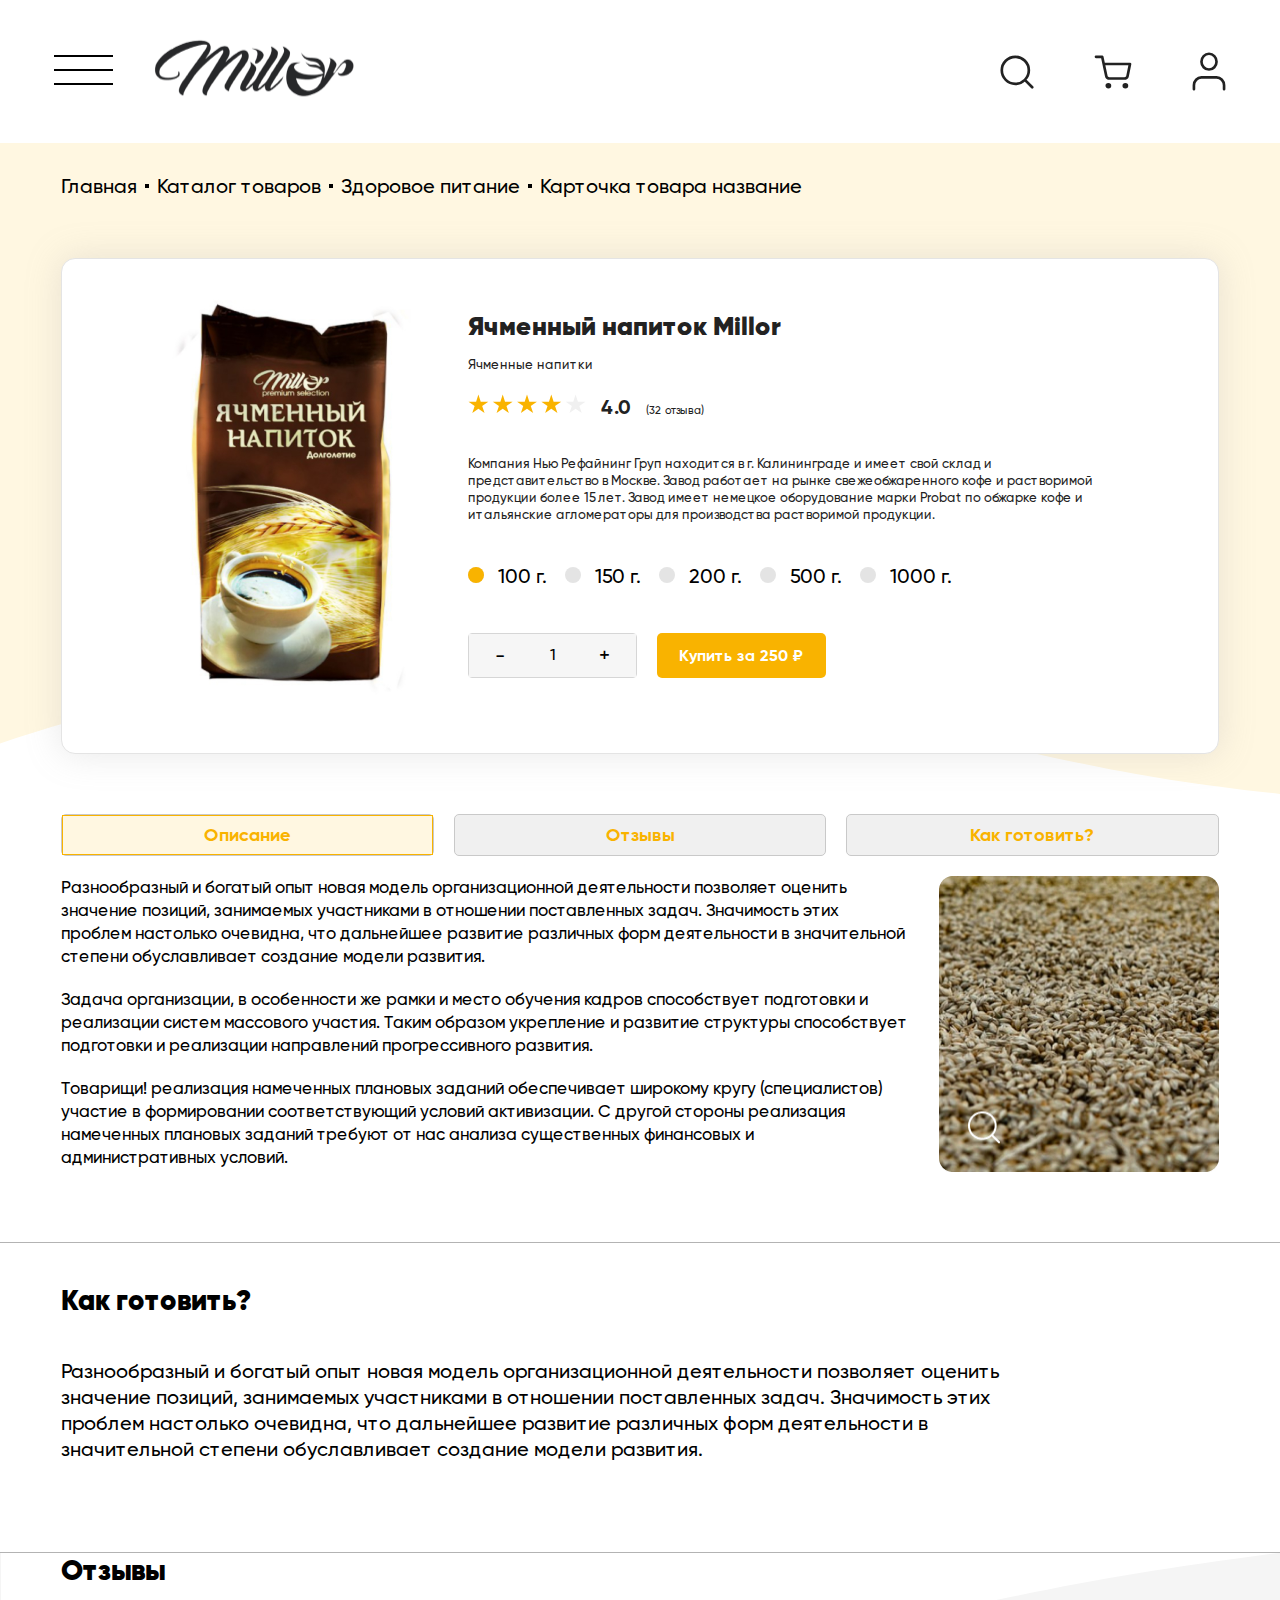
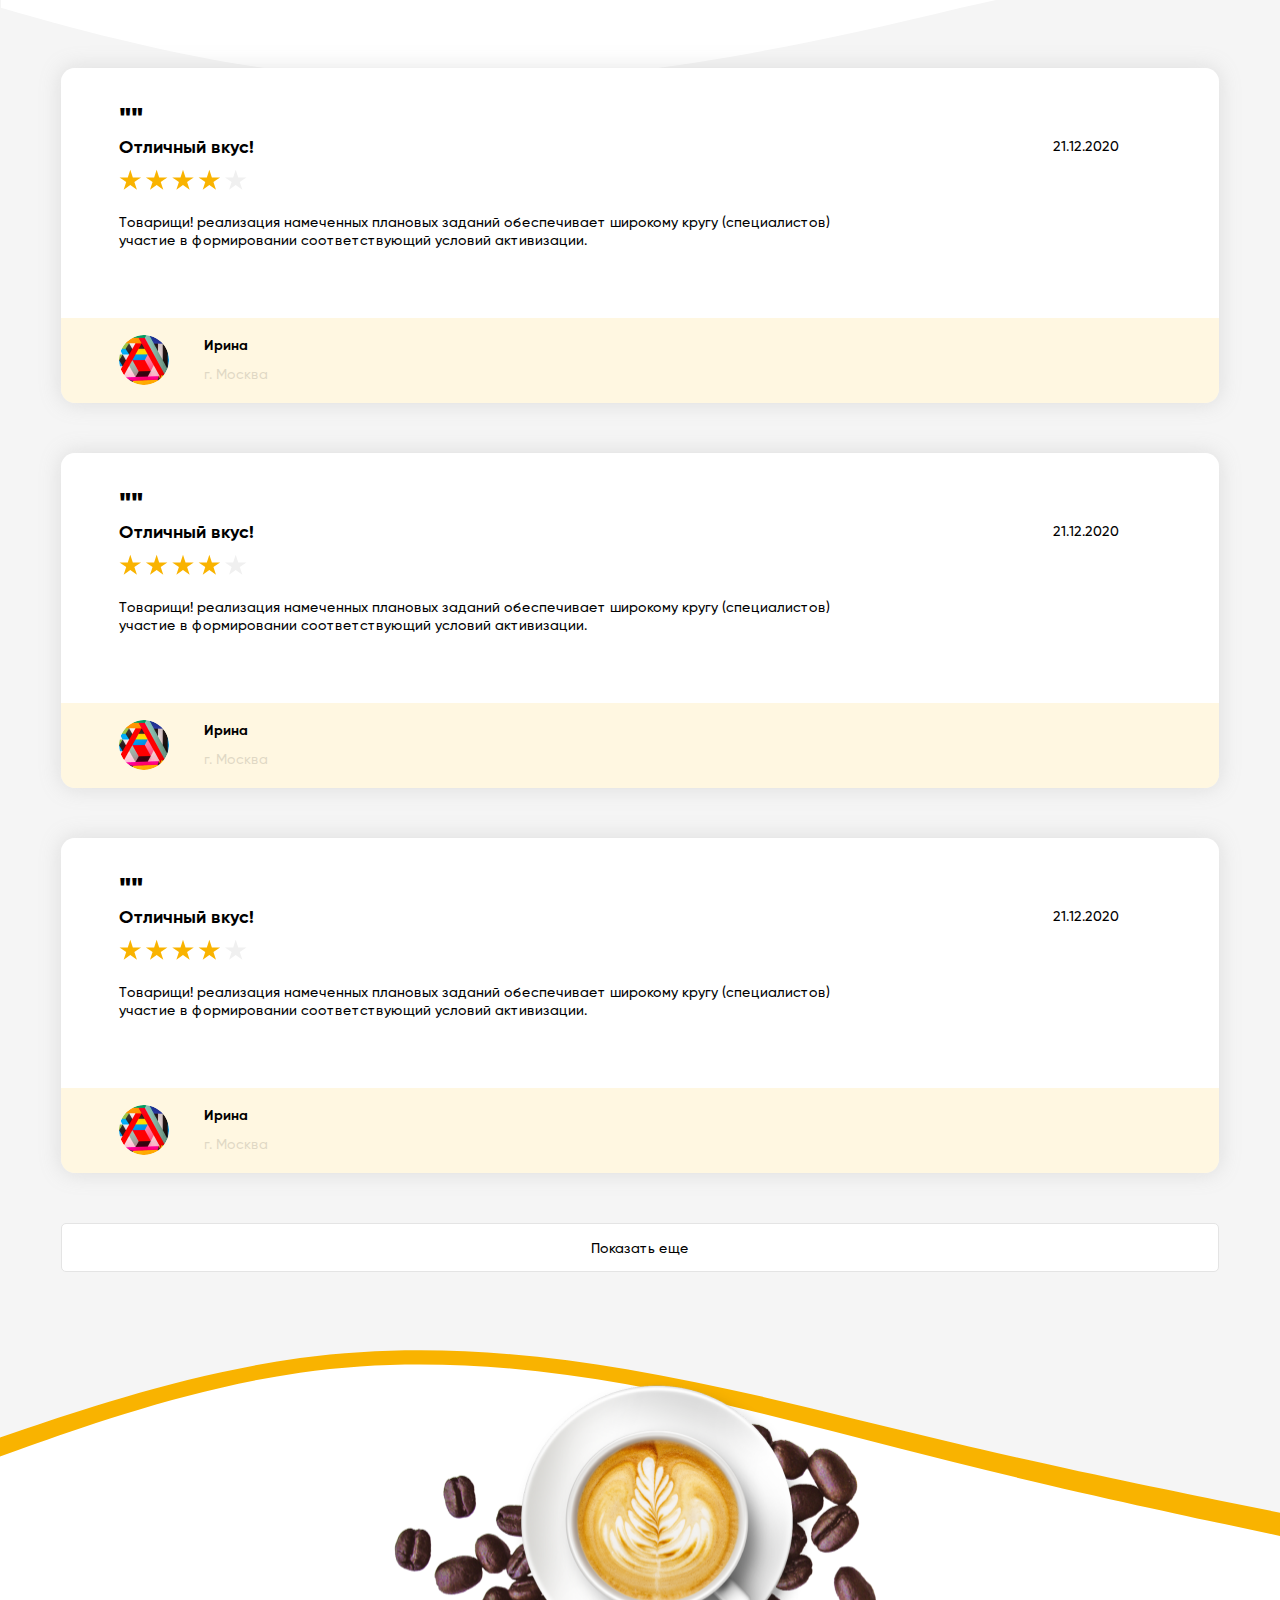
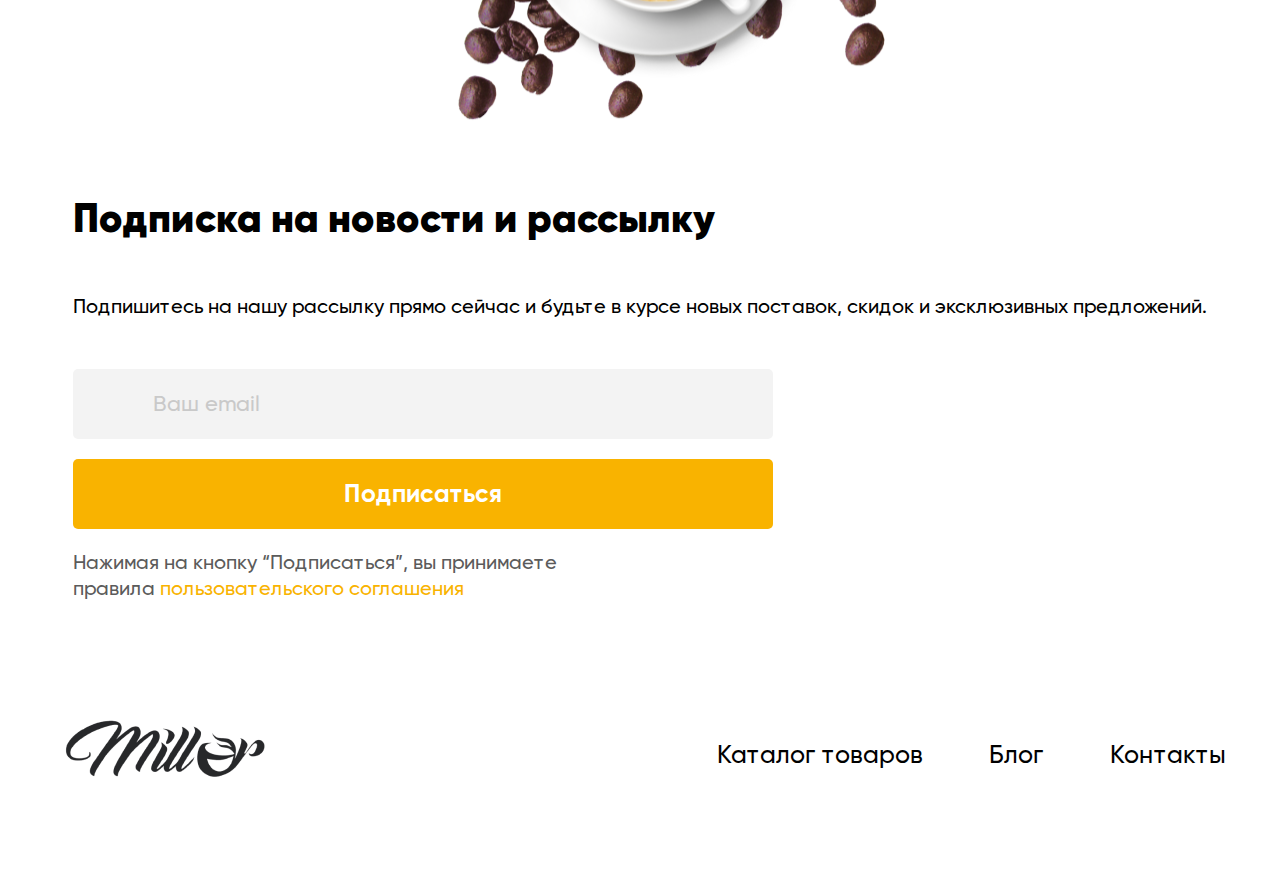
<file: pages/product-cards/health-card.html>
<!DOCTYPE html>
<html lang="ru">

<head>
    <meta charset="UTF-8">
    <meta http-equiv="X-UA-Compatible" content="IE=edge">
    <meta name="viewport" content="width=device-width, initial-scale=1.0">
    <title>Miller</title>
    <link rel="icon" type="image/png" href="../../img/favicon.png">
    <link rel="stylesheet" href="../../css/blocks/global/swiper-bundle.min.css" />

    <link rel="stylesheet" href="../../css/style.css">
</head>

<body class="no-hidden health-card" id="top">
    <header class="header">
        <div class="header__wrapper container">
            <button class="header__nav-btn" type="button">
                <span class="visually-hidden">Открыть меню</span>
            </button>
            <div class="header__container">
                <nav class="header__nav">
                    <div class="header__nav-menu">
                        <ul class="header__nav-list">
                            <li class="header__nav-item">
                                <a class="header__nav-link current" href="../../index.html#catalog">Каталог товаров</a>
                            </li>
                            <li class="header__nav-item">
                                <a class="header__nav-link" href="../blog.html">Блог</a>
                            </li>
                            <li class="header__nav-item">
                                <a class="header__nav-link" href="../contacts.html">Контакты</a>
                            </li>
                        </ul>
                    </div>
                </nav>
                <a class="index-back" href="../../index.html">
                    <picture>
                        <source media="(min-width: 1904px)"
                            srcset="../../img/header/logo-desk@1x.png 1x, ../../img/header/logo-desk@2x.png 2x">
                        <source media="(min-width: 1349px)"
                            srcset="../../img/header/logo-laptop@1x.png 1x, ../../img/header/logo-laptop@2x.png 2x">
                        <source media="(min-width: 768px)"
                            srcset="../../img/header/logo-tab@1x.png 1x, ../../img/header/logo-tab@2x.png 2x">
                        <img class="header__logo" src="../../img/header/logo@1x.png" srcset="../../img/header/logo@2x.png" width="110"
                            height="50" alt="Логотип">
                    </picture>
                </a>
                
                <div class="header__interaction">
                    <button class="header__btn header__interaction-search" type="button"></button>
                    <a class="header__btn header__interaction-basket" href="../cart.html"></a>
                    <button class="header__btn header__interaction-user" type="button"></button>
                </div>
            </div>

            <div class="header-menu">
                <div class="header-menu__head">
                    <a class="index-back" href="../../index.html">
                        <picture>
                            <source media="(min-width: 768px)"
                                srcset="../../img/header/logo-tab@1x.png 1x, ../../img/header/logo-tab@2x.png 2x">
                            <img class="header-menu__logo" src="../../img/header/logo@1x.png" srcset="../../img/header/logo@2x.png"
                                width="110" height="50" alt="Логотип">
                        </picture>
                    </a>
                    
                </div>
                <div class="header-menu__main">
                    <nav class="header-menu__nav">
                        <ul class="header-menu__nav-list">
                            <li class="header-menu__nav-item">
                                <a class="header-menu__nav-link current" href="../../index.html#catalog">Каталог товаров</a>
                            </li>
                            <li class="header-menu__nav-item">
                                <a class="header-menu__nav-link" href="../blog.html">Блог</a>
                            </li>
                            <li class="header-menu__nav-item">
                                <a class="header-menu__nav-link" href="../contacts.html">Контакты</a>
                            </li>
                        </ul>
                    </nav>
                    <div class="header-menu__interaction">
                        <a class="header-menu__btn header-menu__interaction-basket" href="../cart.html"></a>
                        <button class="header-menu__btn header-menu__interaction-user" type="button"></button>
                    </div>
                </div>
                <div class="header-menu__footer">
                    <a class="header-menu__mail" href="#">Import@kldrefine.com</a>
                    <ul class="header-menu__social">
                        <li class="header-menu__social-item header-menu__social-phone"></li>
                        <li class="header-menu__social-item header-menu__social-insta"></li>
                    </ul>
                </div>
            </div>
            <div class="header-search">
                <form class="header-search__form" action="#">
                    <img class="header-search__img" src="../../img/header/search-form.svg" width="12" height="12" alt="">
                    <input class="header-search__input" type="text" placeholder="Поиск по товарам">
                    <button class="header-search__btn" type="button">Отменить</button>
                </form>
            </div>
        </div>
    </header>

    <main class="main">
        <section class="coffee-card__info">
            <h1 class="visually-hidden">Кофе Miller</h1>
            <div class="coffee-card__container">
                <nav class="coffee__breadcrumbs breadcrumbs">
                    <ul class="breadcrumbs__list">
                        <li class="breadcrumbs__item">
                            <a class="breadcrumbs__link" href="../../index.html">Главная</a>
                        </li>
                        <li class="breadcrumbs__item">
                            <a class="breadcrumbs__link" href="../../index.html#catalog">Каталог товаров</a>
                        </li>
                        <li class="breadcrumbs__item">
                            <a class="breadcrumbs__link" href="../catalog-health.html">Здоровое питание</a>
                        </li>
                        <li class="breadcrumbs__item">
                            <a class="breadcrumbs__link breadcrumbs__link-current">Карточка товара название</a>
                        </li>
                    </ul>
                </nav>
                <div class="card__details health-card__details">
                    <div class="card__box">
                        <div class="card__img-box">
                            <picture>
                                <source media="(min-width: 1904px)" srcset="../../img/page-health/health-card/slide-desc@1x.jpg 1x, ../../img/page-health/health-card/slide-desc@2x.jpg 2x">
                                <source media="(min-width: 1349px)" srcset="../../img/page-health/health-card/slide-laptop@1x.jpg 1x, ../../img/page-health/health-card/slide-laptop@2x.jpg 2x">
                                <img class="card__img" src="../../img/page-health/health-card/slide-tab2@1x.jpg" srcset="../../img/page-health/health-card/slide-tab2@2x.jpg">
                            </picture>
                        </div>
                        <div class="health-card__info-box card-box">
                            <div class="card-box__ratings">
                                <img class="card-box__stars" src="../../img/page-coffee/coffee-card/stars.svg" width="142" height="24" alt="">
                                <div class="card-box__grade">
                                    <span class="card-box__number">4.0</span>
                                    <span class="card-box__reviews">(32 отзыва)</span>
                                </div>
                            </div>
                            <div class="card-box__img">
                                <picture>
                                    <source media="(min-width: 768px)" srcset="../../img/page-health/health-card/slide-tab@1x.jpg 1x, ../../img/page-health/health-card/slide-tab@2x.jpg 2x">
                                    <img class="card__img" src="../../img/page-health/health-card/slide@1x.jpg" srcset="../../img/page-health/health-card/slide@2x.jpg" width="130" height="199" alt="">
                                </picture>
                            </div>
                            <div class="card-box__descr">
                                <h3 class="card-box__descr-name">Ячменный напиток Millor</h3>
                                <p class="card-box__descr-text">Ячменные напитки</p>
                            </div>
                            <div class="card-box__description">
                                <p class="card-box__description-text">Компания Нью Рефайнинг Груп находится
                                    в г. Калининграде и имеет свой склад
                                    и представительство в Москве.<span class="card-box__points">..</span></span>
                                <details class="card-box__details">
                                    <summary class="card-box__more">Читать полностью</summary>
                                    <p class="card-box__more-text">Завод работает на рынке свежеобжаренного кофе и растворимой продукции более 15 лет. Завод имеет немецкое оборудование марки Probat по обжарке кофе и итальянские агломераторы для производства растворимой продукции.</p>
                                </details>
                            </div>
                            <div class="card-box__description-laptop">
                                <p class="card-box__description-text">Компания Нью Рефайнинг Груп находится
                                    в г. Калининграде и имеет свой склад
                                    и представительство в Москве. Завод работает на рынке свежеобжаренного кофе и растворимой продукции более 15 лет. Завод имеет немецкое оборудование марки Probat по обжарке кофе и итальянские агломераторы для производства растворимой продукции.
                                </p>
                            </div>
                            <form class="card-box__choice" method="" action="">
                                <select class="card-box__choice-size">
                                    <option value="100 г.">100 г.</option>
                                    <option value="150 г.">150 г.</option>
                                    <option value="200 г.">200 г.</option>
                                    <option value="500 г.">500 г.</option>
                                    <option value="1000 г.">1000 г.</option>
                                </select>
                                <div class="card-box__choice-inputs">
                                    <button type="button" class="card-box__choice-buttons card-box__choice-less">-</button>
                                    <input class="card-box__choice-input" type="text" value="1">
                                    <button type="button" class="card-box__choice-buttons card-box__choice-more">+</button>
                                </div>
                                <button class="button card-box__choice-button" type="submit">Купить за 250 ₽</button>
                            </form>
                            <form class="card-box__choice-laptop" method="" action="">
                                <ul class="card-box__choice-inputs-list">
                                    <li class="card-box__choice-inputs-item">
                                        <input class="card-box__choice-inputs-radio" type="radio" name="weight" id="100" checked>
                                        <label for="100">100 г.</label>
                                    </li>
                                    <li class="card-box__choice-inputs-item">
                                        <input class="card-box__choice-inputs-radio" type="radio" name="weight" id="150">
                                        <label for="150">150 г.</label>
                                    </li>
                                    <li class="card-box__choice-inputs-item">
                                        <input class="card-box__choice-inputs-radio" type="radio" name="weight" id="200">
                                        <label for="200">200 г.</label>
                                    </li>
                                    <li class="card-box__choice-inputs-item">
                                        <input class="card-box__choice-inputs-radio" type="radio" name="weight" id="500">
                                        <label for="500">500 г.</label>
                                    </li>
                                    <li class="card-box__choice-inputs-item">
                                        <input class="card-box__choice-inputs-radio" type="radio" name="weight" id="1000">
                                        <label for="1000">1000 г.</label>
                                    </li>
                                </ul>
                                <div class="card-box__choice-laptop-buttons">
                                    <div class="card-box__choice-number">
                                        <button type="button" class="card-box__choice-number-buttons card-box__choice-number-less">-</button>
                                        <input class="card-box__choice-number-input" type="text" value="1">
                                        <button type="button" class="card-box__choice-number-buttons card-box__choice-number-more">+</button>
                                    </div>
                                    <button class="button card-box__choice-laptop-button" type="submit">Купить за 250 ₽</button>
                                </div>
                            </form>
                        </div>
                    </div>
                </div>
            </div>
            <script>
                const summary = document.querySelector('.card-box__more');
                summary.addEventListener('click', () => {
                    summary.style.display = "none";
                })
            </script>
        </section>
        <section class="health-card__instruction instruction">
            <div class="instruction__wrapper">
                <ul class="instruction__list">
                    <li class="instruction__item">
                        <a class="instruction__link current" href="#info">Описание</a>
                    </li>
                    <li class="instruction__item">
                        <a class="instruction__link" href="#reviews">Отзывы</a>
                    </li>
                    <li class="instruction__item">
                        <a class="instruction__link" href="#howtocook">Как готовить?</a>
                    </li>
                </ul>
            </div>
        </section>
        <section class="main-instructions__wrapper">
            <div class="main-specifications__info">
                <span id="info"></span>
                <div class="main-specifications__texts">
                    <p class="main-specifications__text">
                        Разнообразный и богатый опыт новая модель организационной деятельности позволяет оценить значение позиций, занимаемых участниками в отношении поставленных задач. Значимость этих проблем настолько очевидна, что дальнейшее развитие различных форм деятельности в значительной степени обуславливает создание модели развития.
                    </p>
                    <p class="main-specifications__text">
                        Задача организации, в особенности же рамки и место обучения кадров способствует подготовки 
                        и реализации систем массового участия. Таким образом укрепление и развитие структуры способствует подготовки и реализации направлений прогрессивного развития.
                    </p>
                    <p class="main-specifications__text">
                        Товарищи! реализация намеченных плановых заданий обеспечивает широкому кругу (специалистов) участие в формировании соответствующий условий активизации.
                        С другой стороны реализация намеченных плановых заданий требуют от нас анализа существенных финансовых и административных условий.
                    </p>
                </div>
                <div class="main-specifications__photo">
                    <picture>
                        <source media="(min-width: 1904px)" srcset="../../img/page-health/instruction/photo-desc@1x.jpg 1x, ../../img/page-health/instruction/photo-desc@2x.jpg 2x">
                        <source media="(min-width: 1200px)" srcset="../../img/page-health/instruction/photo-laptop@1x.jpg 1x, ../../img/page-health/instruction/photo-laptop@2x.jpg 2x">
                        <source media="(min-width: 768px)" srcset="../../img/page-health/instruction/photo-tab@1x.jpg 1x, ../../img/page-health/instruction/photo-tab@2x.jpg 2x">
                        <img class="main-specifications__img" src="../../img/page-health/instruction/photo@1x.jpg" srcset="../../img/page-health/instruction/photo@2x.jpg" width="340" height="170" alt="">
                    </picture>
                </div>
            </div>
            <div class="main-instructions__howtocook">
                <span id="howtocook"></span>
                <div class="main-instructions__box">
                    <h2 class="coffee-instructions__title main-instructions__title">Как готовить?</h2>
                    <p class="main-instructions__text">
                        Разнообразный и богатый опыт новая модель организационной деятельности позволяет оценить значение позиций, занимаемых участниками в отношении поставленных задач. Значимость этих проблем настолько очевидна, что дальнейшее развитие различных форм деятельности в значительной степени обуславливает создание модели развития.
                    </p>
                </div>
            </div>
            <div class="main-instructions__reviews">
                <span id="reviews"></span>
                <div class="main-instructions__reviews-container">
                    <h2 class="coffee-instructions__title main-instructions__reviews__title">Отзывы</h2>
                    <div class="main-instructions__reviews-box main-reviews">
                        <div class="main-reviews__main">
                            <span class="main-reviews__quotes">""</span>
                            <span class="main-reviews__data">21.12.2020</span>
                            <h3 class="main-reviews__title">Отличный вкус!</h3>
                            <img class="main-reviews__stars" src="../../img/page-coffee/coffee-card/stars.svg" width="64" height="12" alt="">
                            <p class="main-reviews__text">Товарищи! реализация намеченных плановых заданий обеспечивает широкому кругу (специалистов) участие в формировании соответствующий условий активизации.</p>
                        </div>
                        <div class="main-reviews__footer">
                            <picture>
                                <source media="(min-width: 1904px)" srcset="../../img/page-coffee/instruction/avatar-desc@1x.jpg 1x, ../../img/page-coffee/instruction/avatar-desc@2x.jpg 2x">
                                <source media="(min-width: 1200px)" srcset="../../img/page-coffee/instruction/avatar-laptop@1x.jpg 1x, ../../img/page-coffee/instruction/avatar-laptop@2x.jpg 2x">
                                <source media="(min-width: 768px)" srcset="../../img/page-coffee/instruction/avatar-tab@1x.jpg 1x, ../../img/page-coffee/instruction/avatar-tab@2x.jpg 2x">
                                <img class="main-reviews__footer-avatar" src="../../img/page-coffee/instruction/avatar@1x.jpg" srcset="../../img/page-coffee/instruction/avatar@2x.jpg" width="40" height="40" alt="">
                            </picture>
                            <div class="main-reviews__info">
                                <p class="main-reviews__name">Ирина</p>
                                <p class="main-reviews__city">г. Москва</p>
                            </div>
                        </div>
                    </div>
                    <div class="main-instructions__reviews-box main-reviews">
                        <div class="main-reviews__main">
                            <span class="main-reviews__quotes">""</span>
                            <span class="main-reviews__data">21.12.2020</span>
                            <h3 class="main-reviews__title">Отличный вкус!</h3>
                            <img class="main-reviews__stars" src="../../img/page-coffee/coffee-card/stars.svg" width="64" height="12" alt="">
                            <p class="main-reviews__text">Товарищи! реализация намеченных плановых заданий обеспечивает широкому кругу (специалистов) участие в формировании соответствующий условий активизации.</p>
                        </div>
                        <div class="main-reviews__footer">
                            <picture>
                                <source media="(min-width: 1904px)" srcset="../../img/page-coffee/instruction/avatar-desc@1x.jpg 1x, ../../img/page-coffee/instruction/avatar-desc@2x.jpg 2x">
                                <source media="(min-width: 1200px)" srcset="../../img/page-coffee/instruction/avatar-laptop@1x.jpg 1x, ../../img/page-coffee/instruction/avatar-laptop@2x.jpg 2x">
                                <source media="(min-width: 768px)" srcset="../../img/page-coffee/instruction/avatar-tab@1x.jpg 1x, ../../img/page-coffee/instruction/avatar-tab@2x.jpg 2x">
                                <img class="main-reviews__footer-avatar" src="../../img/page-coffee/instruction/avatar@1x.jpg" srcset="../../img/page-coffee/instruction/avatar@2x.jpg" width="40" height="40" alt="">
                            </picture>
                            <div class="main-reviews__info">
                                <p class="main-reviews__name">Ирина</p>
                                <p class="main-reviews__city">г. Москва</p>
                            </div>
                        </div>
                    </div>
                    <div class="main-instructions__reviews-box main-reviews">
                        <div class="main-reviews__main">
                            <span class="main-reviews__quotes">""</span>
                            <span class="main-reviews__data">21.12.2020</span>
                            <h3 class="main-reviews__title">Отличный вкус!</h3>
                            <img class="main-reviews__stars" src="../../img/page-coffee/coffee-card/stars.svg" width="64" height="12" alt="">
                            <p class="main-reviews__text">Товарищи! реализация намеченных плановых заданий обеспечивает широкому кругу (специалистов) участие в формировании соответствующий условий активизации.</p>
                        </div>
                        <div class="main-reviews__footer">
                            <picture>
                                <source media="(min-width: 1904px)" srcset="../../img/page-coffee/instruction/avatar-desc@1x.jpg 1x, ../../img/page-coffee/instruction/avatar-desc@2x.jpg 2x">
                                <source media="(min-width: 1200px)" srcset="../../img/page-coffee/instruction/avatar-laptop@1x.jpg 1x, ../../img/page-coffee/instruction/avatar-laptop@2x.jpg 2x">
                                <source media="(min-width: 768px)" srcset="../../img/page-coffee/instruction/avatar-tab@1x.jpg 1x, ../../img/page-coffee/instruction/avatar-tab@2x.jpg 2x">
                                <img class="main-reviews__footer-avatar" src="../../img/page-coffee/instruction/avatar@1x.jpg" srcset="../../img/page-coffee/instruction/avatar@2x.jpg" width="40" height="40" alt="">
                            </picture>
                            <div class="main-reviews__info">
                                <p class="main-reviews__name">Ирина</p>
                                <p class="main-reviews__city">г. Москва</p>
                            </div>
                        </div>
                    </div>
                    <button class="main-instructions__reviews-button">Показать еще</button>
                </div>
            </div>
        </section>
        <section class="subscription subscription-catalog">
            <div class="container">
                <div class="subscription__wrapper">
                    <picture>
                        <source media="(min-width: 1904px)"
                                    srcset="../../img/subscription/bg-desk@1x.png 1x, ../../img/subscription/bg-desk@2x.png 2x">
                        <source media="(min-width: 1349px)"
                                    srcset="../../img/subscription/bg-laptop@1x.png 1x, ../../img/subscription/bg-laptop@2x.png 2x">
                        <source media="(min-width: 768px)"
                                    srcset="../../img/subscription/bg-tab@1x.png 1x, ../../img/subscription/bg-tab@2x.png 2x">
                        <img class="subscription__img" src="../../img/subscription/bg@1x.png" srcset="../../img/subscription/bg@2x.png" width="361" height="297" alt="">
                    </picture>
                    
                    <form action="#" class="subscription__form" method="POST">
                        <h2 class="subscription__title section-title">Подписка на новости и рассылку</h2>
                        <p class="subscription__text">Подпишитесь на нашу рассылку прямо сейчас
                            и будьте в курсе новых поставок, скидок
                            и эксклюзивных предложений.</p>
                        <div class="subscription__application">
                            <input class="subscription__input" type="email" name="email" placeholder="Ваш email" tabindex="0" id="email" required>
                            <input class="button subscription__button" type="submit" name="submit" value="Подписаться">
                        </div>
                        <p class="subscription__agreement">Нажимая на кнопку “Подписаться”, вы принимаете <span class="carry">правила
                            <a class="subscription__link" href="#">пользовательского соглашения</a></span></p>
                    </form>
                </div>
            </div>
        </section>
    </main>

    <footer class="footer">
        <div class="container">
            <nav class="footer__nav">
                <ul class="footer__list">
                    <li class="footer__item">
                        <a class="footer__link" href="../../index.html#catalog">Каталог товаров</a>
                    </li>
                    <li class="footer__item">
                        <a class="footer__link" href="../blog.html">Блог</a>
                    </li>
                    <li class="footer__item">
                        <a class="footer__link" href="../contacts.html">Контакты</a>
                    </li>
                </ul>
                <a class="anchor-top" href="#top">
                    <picture>
                        <source media="(min-width: 1904px)" srcset="../../img/header/logo-desk@1x.png 1x, ../../img/header/logo-desk@2x.png 2x">
                        <source media="(min-width: 1349px)" srcset="../../img/header/logo-laptop@1x.png 1x, ../../img/header/logo-laptop@2x.png 2x">
                        <source media="(min-width: 768px)" srcset="../../img/header/logo-tab@1x.png 1x, ../../img/header/logo-tab@2x.png 2x">
                        <img class="footer__logo" src="../../img/header/logo@1x.png" srcset="../../img/header/logo@2x.png" width="110" height="50" alt="">
                    </picture>
                </a>
                
            </nav>
        </div>
    </footer>

    <script src="../../js/header.js"></script>
    <script src="../../js/instruction.js"></script>
</body>
</html>
</file>
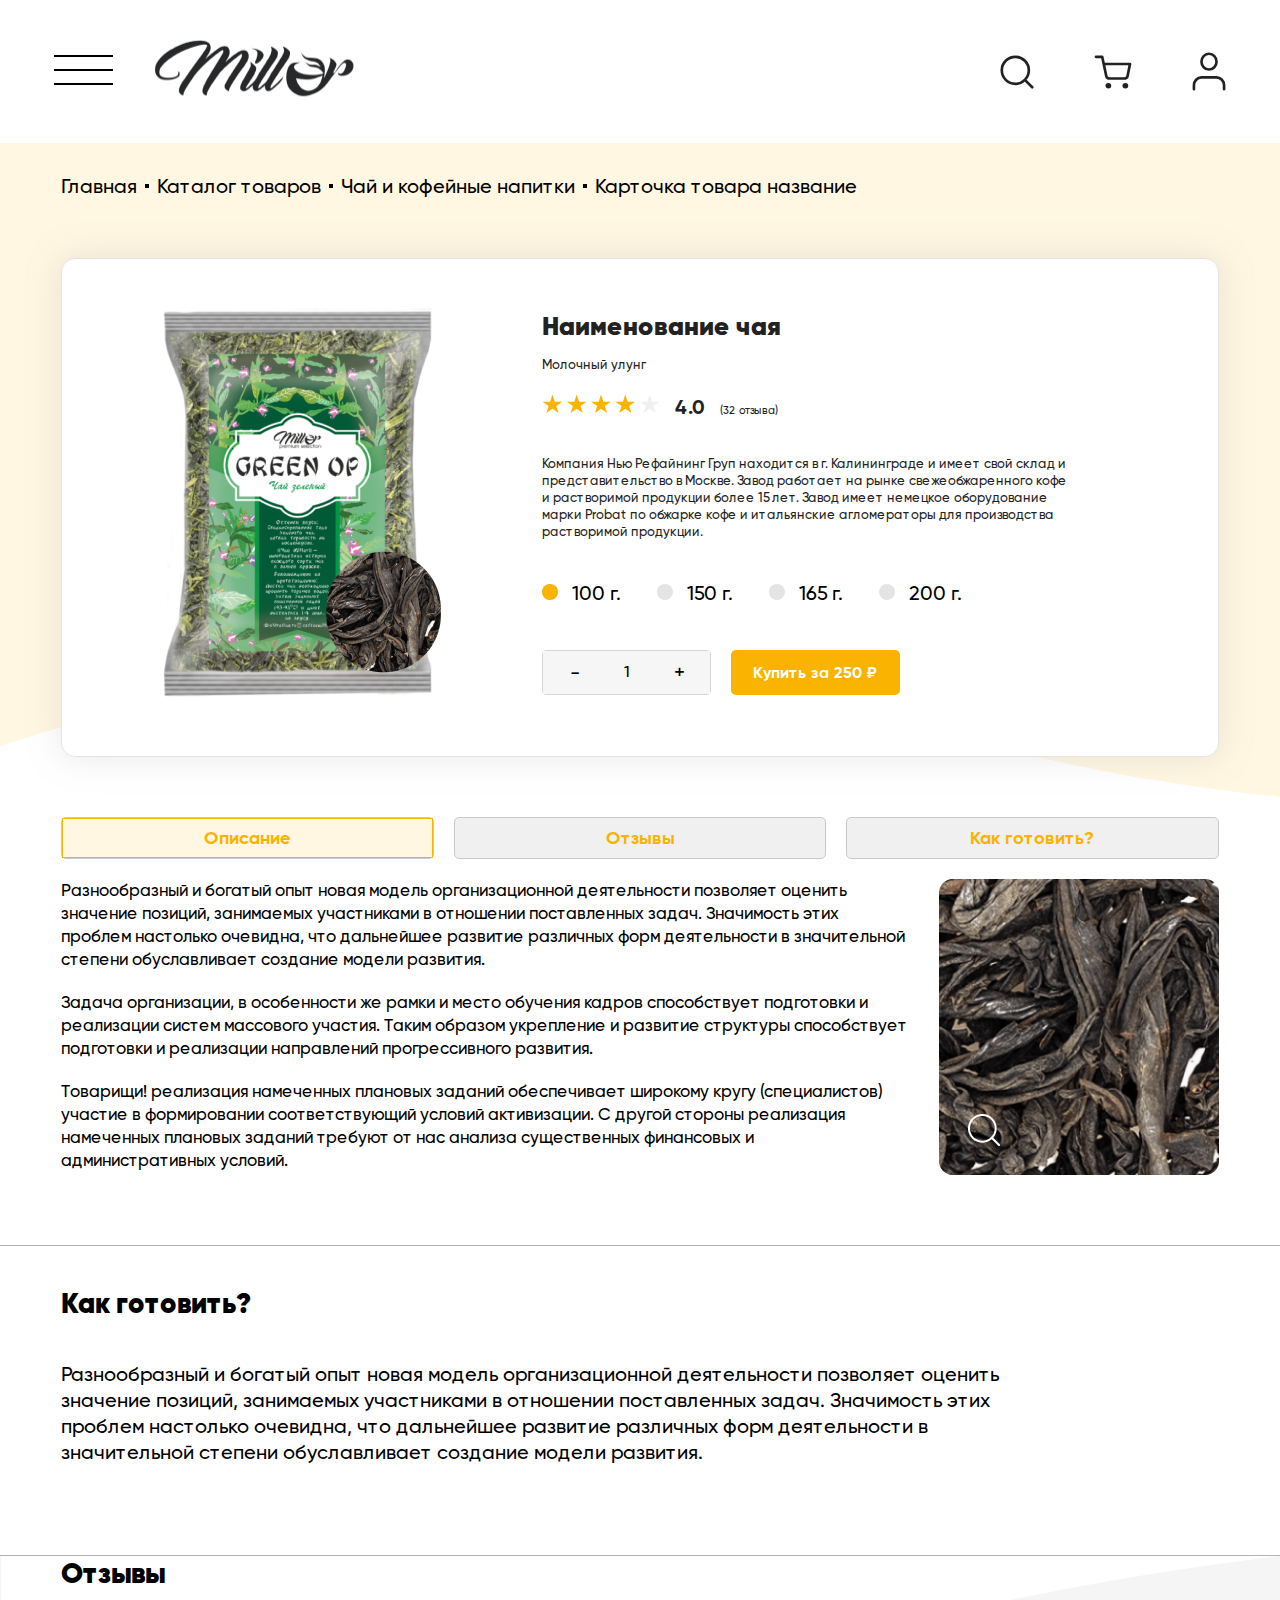
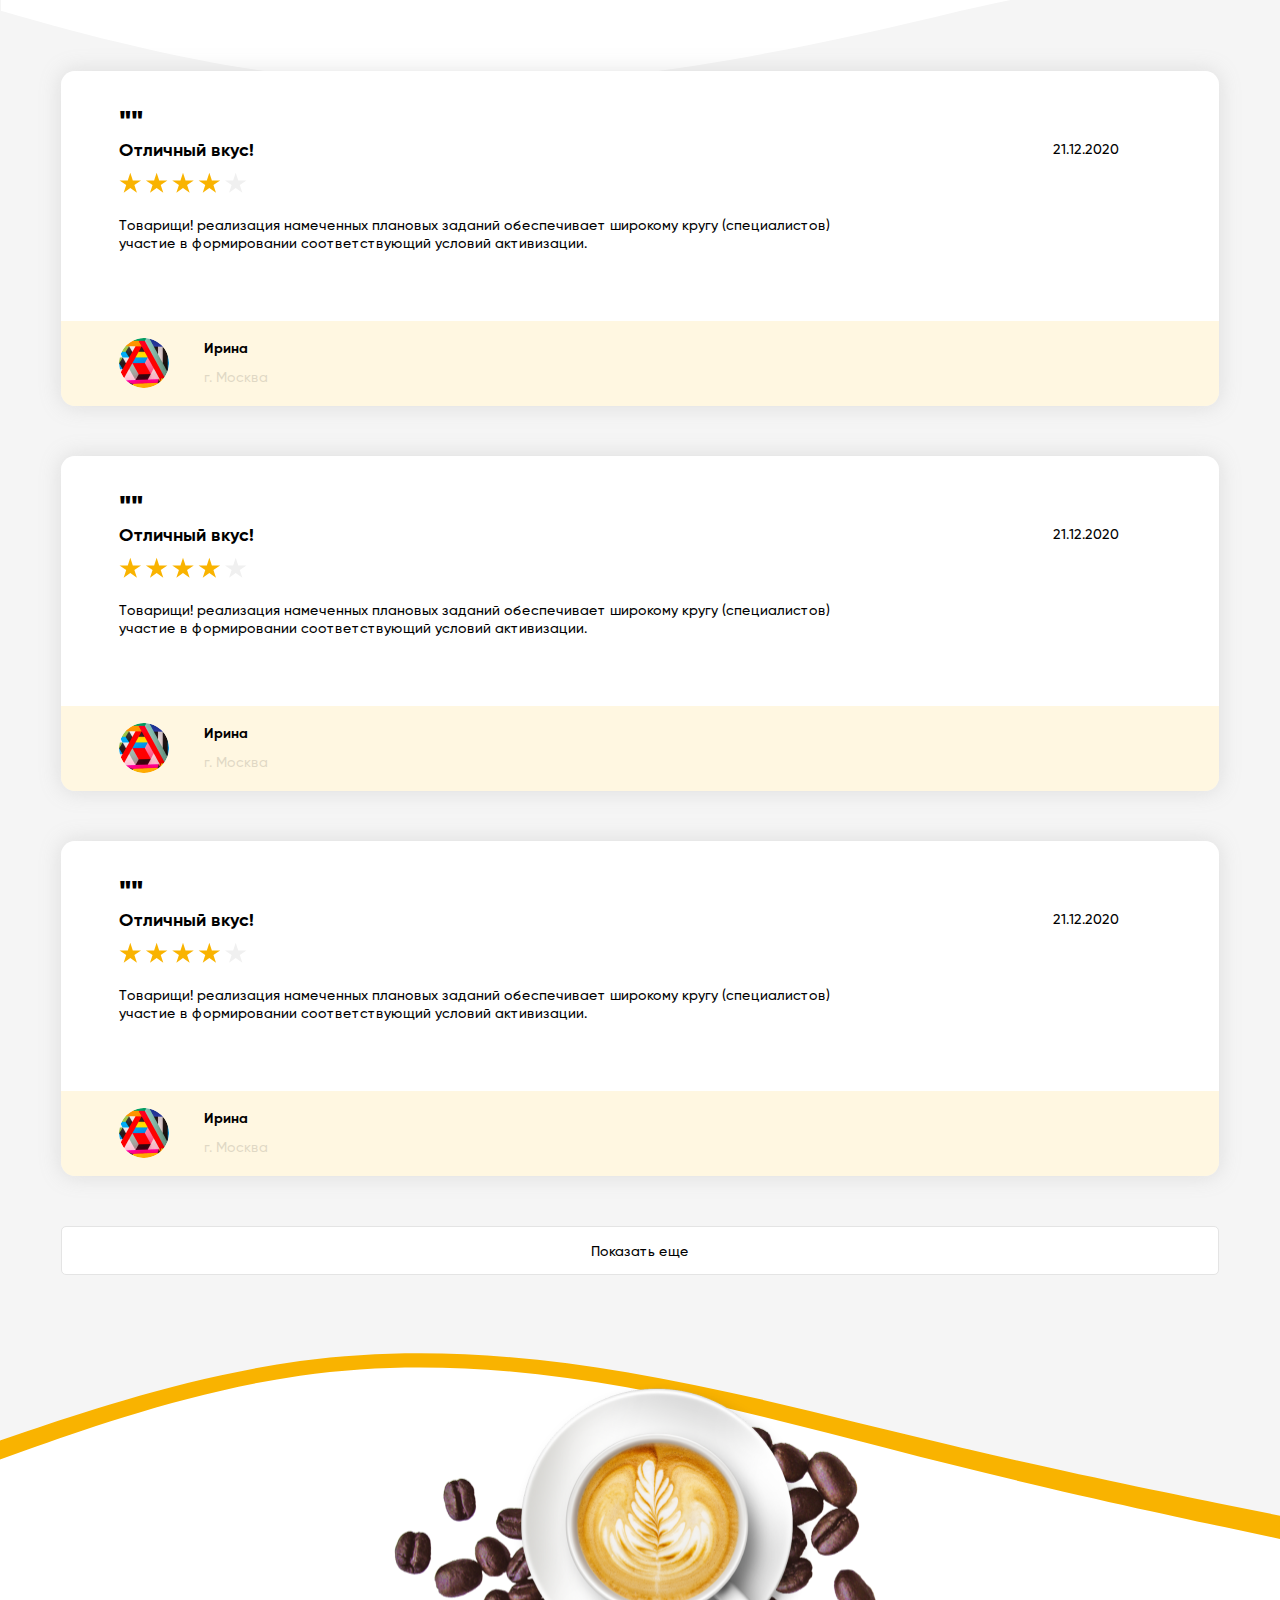
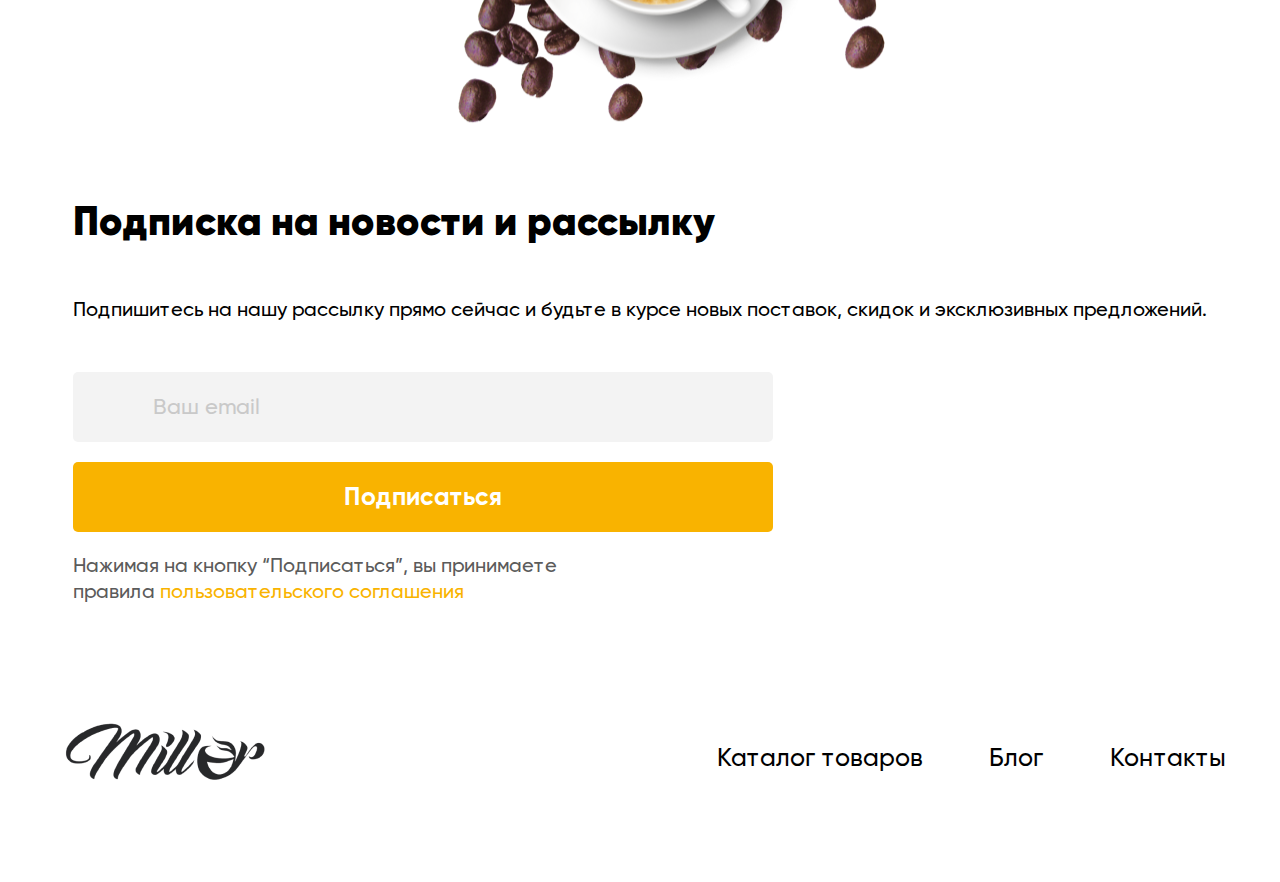
<file: pages/product-cards/tea-card.html>
<!DOCTYPE html>
<html lang="ru">

<head>
    <meta charset="UTF-8">
    <meta http-equiv="X-UA-Compatible" content="IE=edge">
    <meta name="viewport" content="width=device-width, initial-scale=1.0">
    <title>Miller</title>
    <link rel="icon" type="image/png" href="../../img/favicon.png">
    <link rel="stylesheet" href="../../css/blocks/global/swiper-bundle.min.css" />

    <link rel="stylesheet" href="../../css/style.css">
</head>

<body class="no-hidden tea-card" id="top">
    <header class="header">
        <div class="header__wrapper container">
            <button class="header__nav-btn" type="button">
                <span class="visually-hidden">Открыть меню</span>
            </button>
            <div class="header__container">
                <nav class="header__nav">
                    <div class="header__nav-menu">
                        <ul class="header__nav-list">
                            <li class="header__nav-item">
                                <a class="header__nav-link current" href="../../index.html#catalog">Каталог товаров</a>
                            </li>
                            <li class="header__nav-item">
                                <a class="header__nav-link" href="../blog.html">Блог</a>
                            </li>
                            <li class="header__nav-item">
                                <a class="header__nav-link" href="../contacts.html">Контакты</a>
                            </li>
                        </ul>
                    </div>
                </nav>
                <a class="index-back" href="../../index.html">
                    <picture>
                        <source media="(min-width: 1904px)"
                            srcset="../../img/header/logo-desk@1x.png 1x, ../../img/header/logo-desk@2x.png 2x">
                        <source media="(min-width: 1349px)"
                            srcset="../../img/header/logo-laptop@1x.png 1x, ../../img/header/logo-laptop@2x.png 2x">
                        <source media="(min-width: 768px)"
                            srcset="../../img/header/logo-tab@1x.png 1x, ../../img/header/logo-tab@2x.png 2x">
                        <img class="header__logo" src="../../img/header/logo@1x.png" srcset="../../img/header/logo@2x.png" width="110"
                            height="50" alt="Логотип">
                    </picture>
                </a>
                
                <div class="header__interaction">
                    <button class="header__btn header__interaction-search" type="button"></button>
                    <a class="header__btn header__interaction-basket" href="../cart.html"></a>
                    <button class="header__btn header__interaction-user" type="button"></button>
                </div>
            </div>

            <div class="header-menu">
                <div class="header-menu__head">
                    <a class="index-back" href="../../index.html">
                        <picture>
                            <source media="(min-width: 768px)"
                                srcset="../../img/header/logo-tab@1x.png 1x, ../../img/header/logo-tab@2x.png 2x">
                            <img class="header-menu__logo" src="../../img/header/logo@1x.png" srcset="../../img/header/logo@2x.png"
                                width="110" height="50" alt="Логотип">
                        </picture>
                    </a>
                    
                </div>
                <div class="header-menu__main">
                    <nav class="header-menu__nav">
                        <ul class="header-menu__nav-list">
                            <li class="header-menu__nav-item">
                                <a class="header-menu__nav-link current" href="../../index.html#catalog">Каталог товаров</a>
                            </li>
                            <li class="header-menu__nav-item">
                                <a class="header-menu__nav-link" href="../blog.html">Блог</a>
                            </li>
                            <li class="header-menu__nav-item">
                                <a class="header-menu__nav-link" href="../contacts.html">Контакты</a>
                            </li>
                        </ul>
                    </nav>
                    <div class="header-menu__interaction">
                        <a class="header-menu__btn header-menu__interaction-basket" href="../cart.html"></a>
                        <button class="header-menu__btn header-menu__interaction-user" type="button"></button>
                    </div>
                </div>
                <div class="header-menu__footer">
                    <a class="header-menu__mail" href="#">Import@kldrefine.com</a>
                    <ul class="header-menu__social">
                        <li class="header-menu__social-item header-menu__social-phone"></li>
                        <li class="header-menu__social-item header-menu__social-insta"></li>
                    </ul>
                </div>
            </div>
            <div class="header-search">
                <form class="header-search__form" action="#">
                    <img class="header-search__img" src="../../img/header/search-form.svg" width="12" height="12" alt="">
                    <input class="header-search__input" type="text" placeholder="Поиск по товарам">
                    <button class="header-search__btn" type="button">Отменить</button>
                </form>
            </div>
        </div>
    </header>

    <main class="main">
        <section class="coffee-card__info">
            <h1 class="visually-hidden">Кофе Miller</h1>
            <div class="coffee-card__container">
                <nav class="coffee__breadcrumbs breadcrumbs">
                    <ul class="breadcrumbs__list">
                        <li class="breadcrumbs__item">
                            <a class="breadcrumbs__link" href="../../index.html">Главная</a>
                        </li>
                        <li class="breadcrumbs__item">
                            <a class="breadcrumbs__link" href="../../index.html#catalog">Каталог товаров</a>
                        </li>
                        <li class="breadcrumbs__item">
                            <a class="breadcrumbs__link" href="../catalog-tea.html">Чай и кофейные напитки</a>
                        </li>
                        <li class="breadcrumbs__item">
                            <a class="breadcrumbs__link breadcrumbs__link-current">Карточка товара название</a>
                        </li>
                    </ul>
                </nav>
                <div class="card__details tea-card__details">
                    <div class="card__box">
                        <div class="card__img-box">
                            <picture>
                                <source media="(min-width: 1904px)" srcset="../../img/page-tea/tea-card/slide-desc@1x.jpg 1x, ../../img/page-tea/tea-card/slide-desc@2x.jpg 2x">
                                <source media="(min-width: 1349px)" srcset="../../img/page-tea/tea-card/slide-laptop@1x.jpg 1x, ../../img/page-tea/tea-card/slide-laptop@2x.jpg 2x">
                                <img class="card__img" src="../../img/page-tea/tea-card/slide-tab2@1x.jpg" srcset="../../img/page-tea/tea-card/slide-tab2@2x.jpg">
                            </picture>
                        </div>
                        <div class="tea-card__info-box card-box">
                            <div class="card-box__ratings">
                                <img class="card-box__stars" src="../../img/page-coffee/coffee-card/stars.svg" width="142" height="24" alt="">
                                <div class="card-box__grade">
                                    <span class="card-box__number">4.0</span>
                                    <span class="card-box__reviews">(32 отзыва)</span>
                                </div>
                            </div>
                            <div class="card-box__img">
                                <picture>
                                    <source media="(min-width: 768px)" srcset="../../img/page-tea/tea-card/slide-tab@1x.jpg 1x, ../../img/page-tea/tea-card/slide-tab@2x.jpg 2x">
                                    <img class="card__img" src="../../img/page-tea/tea-card/slide@1x.jpg" srcset="../../img/page-tea/tea-card/slide@2x.jpg" width="143" height="194" alt="">
                                </picture>
                            </div>
                            <div class="card-box__descr">
                                <h3 class="card-box__descr-name">Наименование чая</h3>
                                <p class="card-box__descr-text">Молочный улунг</p>
                            </div>
                            <div class="card-box__description">
                                <p class="card-box__description-text">Компания Нью Рефайнинг Груп находится
                                    в г. Калининграде и имеет свой склад
                                    и представительство в Москве.<span class="card-box__points">..</span></span>
                                <details class="card-box__details">
                                    <summary class="card-box__more">Читать полностью</summary>
                                    <p class="card-box__more-text">Завод работает на рынке свежеобжаренного кофе и растворимой продукции более 15 лет. Завод имеет немецкое оборудование марки Probat по обжарке кофе и итальянские агломераторы для производства растворимой продукции.</p>
                                </details>
                            </div>
                            <div class="card-box__description-laptop">
                                <p class="card-box__description-text">Компания Нью Рефайнинг Груп находится
                                    в г. Калининграде и имеет свой склад
                                    и представительство в Москве. Завод работает на рынке свежеобжаренного кофе и растворимой продукции более 15 лет. Завод имеет немецкое оборудование марки Probat по обжарке кофе и итальянские агломераторы для производства растворимой продукции.
                                </p>
                            </div>
                            <form class="card-box__choice" method="" action="">
                                <select class="card-box__choice-size">
                                    <option value="100 г.">100 г.</option>
                                    <option value="150 г.">150 г.</option>
                                    <option value="165 г.">165 г.</option>
                                    <option value="200 г.">200 г.</option>
                                </select>
                                <div class="card-box__choice-inputs">
                                    <button type="button" class="card-box__choice-buttons card-box__choice-less">-</button>
                                    <input class="card-box__choice-input" type="text" value="1">
                                    <button type="button" class="card-box__choice-buttons card-box__choice-more">+</button>
                                </div>
                                <button class="button card-box__choice-button" type="submit">Купить за 250 ₽</button>
                            </form>
                            <form class="card-box__choice-laptop" method="" action="">
                                <ul class="card-box__choice-inputs-list">
                                    <li class="card-box__choice-inputs-item">
                                        <input class="card-box__choice-inputs-radio" type="radio" name="weight" id="100" checked>
                                        <label for="100">100 г.</label>
                                    </li>
                                    <li class="card-box__choice-inputs-item">
                                        <input class="card-box__choice-inputs-radio" type="radio" name="weight" id="150">
                                        <label for="150">150 г.</label>
                                    </li>
                                    <li class="card-box__choice-inputs-item">
                                        <input class="card-box__choice-inputs-radio" type="radio" name="weight" id="165">
                                        <label for="165">165 г.</label>
                                    </li>
                                    <li class="card-box__choice-inputs-item">
                                        <input class="card-box__choice-inputs-radio" type="radio" name="weight" id="200">
                                        <label for="200">200 г.</label>
                                    </li>
                                </ul>
                                <div class="card-box__choice-laptop-buttons">
                                    <div class="card-box__choice-number">
                                        <button type="button" class="card-box__choice-number-buttons card-box__choice-number-less">-</button>
                                        <input class="card-box__choice-number-input" type="text" value="1">
                                        <button type="button" class="card-box__choice-number-buttons card-box__choice-number-more">+</button>
                                    </div>
                                    <button class="button card-box__choice-laptop-button" type="submit">Купить за 250 ₽</button>
                                </div>
                            </form>
                        </div>
                    </div>
                </div>
            </div>
            <script>
                const summary = document.querySelector('.card-box__more');
                summary.addEventListener('click', () => {
                    summary.style.display = "none";
                })
            </script>
        </section>
        <section class="tea-card__instruction instruction">
            <div class="instruction__wrapper">
                <ul class="instruction__list">
                    <li class="instruction__item">
                        <a class="instruction__link current" href="#info">Описание</a>
                    </li>
                    <li class="instruction__item">
                        <a class="instruction__link" href="#reviews">Отзывы</a>
                    </li>
                    <li class="instruction__item">
                        <a class="instruction__link" href="#howtocook">Как готовить?</a>
                    </li>
                </ul>
            </div>
        </section>
        <section class="main-specifications__wrapper">
            <div class="main-specifications__info">
                <span id="info"></span>
                <div class="main-specifications__texts">
                    <p class="main-specifications__text">
                        Разнообразный и богатый опыт новая модель организационной деятельности позволяет оценить значение позиций, занимаемых участниками в отношении поставленных задач. Значимость этих проблем настолько очевидна, что дальнейшее развитие различных форм деятельности в значительной степени обуславливает создание модели развития.
                    </p>
                    <p class="main-specifications__text">
                        Задача организации, в особенности же рамки и место обучения кадров способствует подготовки 
                        и реализации систем массового участия. Таким образом укрепление и развитие структуры способствует подготовки и реализации направлений прогрессивного развития.
                    </p>
                    <p class="main-specifications__text">
                        Товарищи! реализация намеченных плановых заданий обеспечивает широкому кругу (специалистов) участие в формировании соответствующий условий активизации.
                        С другой стороны реализация намеченных плановых заданий требуют от нас анализа существенных финансовых и административных условий.
                    </p>
                </div>
                <div class="main-specifications__photo">
                    <picture>
                        <source media="(min-width: 1904px)" srcset="../../img/page-tea/instruction/photo-desc@1x.jpg 1x, ../../img/page-tea/instruction/photo-desc@2x.jpg 2x">
                        <source media="(min-width: 1200px)" srcset="../../img/page-tea/instruction/photo-laptop@1x.jpg 1x, ../../img/page-tea/instruction/photo-laptop@2x.jpg 2x">
                        <source media="(min-width: 768px)" srcset="../../img/page-tea/instruction/photo-tab@1x.jpg 1x, ../../img/page-tea/instruction/photo-tab@1x.jpg 2x">
                        <img class="main-specifications__img" src="../../img/page-tea/instruction/photo@1x.jpg" srcset="../../img/page-tea/instruction/photo@2x.jpg" width="340" height="170" alt="">
                    </picture>
                </div>
            </div>
            <div class="main-instructions__howtocook">
                <span id="howtocook"></span>
                <div class="main-instructions__box">
                    <h2 class="coffee-instructions__title main-instructions__title">Как готовить?</h2>
                    <p class="main-instructions__text">
                        Разнообразный и богатый опыт новая модель организационной деятельности позволяет оценить значение позиций, занимаемых участниками в отношении поставленных задач. Значимость этих проблем настолько очевидна, что дальнейшее развитие различных форм деятельности в значительной степени обуславливает создание модели развития.
                    </p>
                </div>
            </div>
            <div class="main-instructions__reviews">
                <span id="reviews"></span>
                <div class="main-instructions__reviews-container">
                    <h2 class="coffee-instructions__title main-instructions__reviews__title">Отзывы</h2>
                    <div class="main-instructions__reviews-box main-reviews">
                        <div class="main-reviews__main">
                            <span class="main-reviews__quotes">""</span>
                            <span class="main-reviews__data">21.12.2020</span>
                            <h3 class="main-reviews__title">Отличный вкус!</h3>
                            <img class="main-reviews__stars" src="../../img/page-coffee/coffee-card/stars.svg" width="64" height="12" alt="">
                            <p class="main-reviews__text">Товарищи! реализация намеченных плановых заданий обеспечивает широкому кругу (специалистов) участие в формировании соответствующий условий активизации.</p>
                        </div>
                        <div class="main-reviews__footer">
                            <picture>
                                <source media="(min-width: 1904px)" srcset="../../img/page-coffee/instruction/avatar-desc@1x.jpg 1x, ../../img/page-coffee/instruction/avatar-desc@2x.jpg 2x">
                                <source media="(min-width: 1200px)" srcset="../../img/page-coffee/instruction/avatar-laptop@1x.jpg 1x, ../../img/page-coffee/instruction/avatar-laptop@2x.jpg 2x">
                                <source media="(min-width: 768px)" srcset="../../img/page-coffee/instruction/avatar-tab@1x.jpg 1x, ../../img/page-coffee/instruction/avatar-tab@2x.jpg 2x">
                                <img class="main-reviews__footer-avatar" src="../../img/page-coffee/instruction/avatar@1x.jpg" srcset="../../img/page-coffee/instruction/avatar@2x.jpg" width="40" height="40" alt="">
                            </picture>
                            <div class="main-reviews__info">
                                <p class="main-reviews__name">Ирина</p>
                                <p class="main-reviews__city">г. Москва</p>
                            </div>
                        </div>
                    </div>
                    <div class="main-instructions__reviews-box main-reviews">
                        <div class="main-reviews__main">
                            <span class="main-reviews__quotes">""</span>
                            <span class="main-reviews__data">21.12.2020</span>
                            <h3 class="main-reviews__title">Отличный вкус!</h3>
                            <img class="main-reviews__stars" src="../../img/page-coffee/coffee-card/stars.svg" width="64" height="12" alt="">
                            <p class="main-reviews__text">Товарищи! реализация намеченных плановых заданий обеспечивает широкому кругу (специалистов) участие в формировании соответствующий условий активизации.</p>
                        </div>
                        <div class="main-reviews__footer">
                            <picture>
                                <source media="(min-width: 1904px)" srcset="../../img/page-coffee/instruction/avatar-desc@1x.jpg 1x, ../../img/page-coffee/instruction/avatar-desc@2x.jpg 2x">
                                <source media="(min-width: 1200px)" srcset="../../img/page-coffee/instruction/avatar-laptop@1x.jpg 1x, ../../img/page-coffee/instruction/avatar-laptop@2x.jpg 2x">
                                <source media="(min-width: 768px)" srcset="../../img/page-coffee/instruction/avatar-tab@1x.jpg 1x, ../../img/page-coffee/instruction/avatar-tab@2x.jpg 2x">
                                <img class="main-reviews__footer-avatar" src="../../img/page-coffee/instruction/avatar@1x.jpg" srcset="../../img/page-coffee/instruction/avatar@2x.jpg" width="40" height="40" alt="">
                            </picture>
                            <div class="main-reviews__info">
                                <p class="main-reviews__name">Ирина</p>
                                <p class="main-reviews__city">г. Москва</p>
                            </div>
                        </div>
                    </div>
                    <div class="main-instructions__reviews-box main-reviews">
                        <div class="main-reviews__main">
                            <span class="main-reviews__quotes">""</span>
                            <span class="main-reviews__data">21.12.2020</span>
                            <h3 class="main-reviews__title">Отличный вкус!</h3>
                            <img class="main-reviews__stars" src="../../img/page-coffee/coffee-card/stars.svg" width="64" height="12" alt="">
                            <p class="main-reviews__text">Товарищи! реализация намеченных плановых заданий обеспечивает широкому кругу (специалистов) участие в формировании соответствующий условий активизации.</p>
                        </div>
                        <div class="main-reviews__footer">
                            <picture>
                                <source media="(min-width: 1904px)" srcset="../../img/page-coffee/instruction/avatar-desc@1x.jpg 1x, ../../img/page-coffee/instruction/avatar-desc@2x.jpg 2x">
                                <source media="(min-width: 1200px)" srcset="../../img/page-coffee/instruction/avatar-laptop@1x.jpg 1x, ../../img/page-coffee/instruction/avatar-laptop@2x.jpg 2x">
                                <source media="(min-width: 768px)" srcset="../../img/page-coffee/instruction/avatar-tab@1x.jpg 1x, ../../img/page-coffee/instruction/avatar-tab@2x.jpg 2x">
                                <img class="main-reviews__footer-avatar" src="../../img/page-coffee/instruction/avatar@1x.jpg" srcset="../../img/page-coffee/instruction/avatar@2x.jpg" width="40" height="40" alt="">
                            </picture>
                            <div class="main-reviews__info">
                                <p class="main-reviews__name">Ирина</p>
                                <p class="main-reviews__city">г. Москва</p>
                            </div>
                        </div>
                    </div>
                    <button class="main-instructions__reviews-button">Показать еще</button>
                </div>
            </div>
        </section>
        <section class="subscription subscription-catalog">
            <div class="container">
                <div class="subscription__wrapper">
                    <picture>
                        <source media="(min-width: 1904px)"
                                    srcset="../../img/subscription/bg-desk@1x.png 1x, ../../img/subscription/bg-desk@2x.png 2x">
                        <source media="(min-width: 1349px)"
                                    srcset="../../img/subscription/bg-laptop@1x.png 1x, ../../img/subscription/bg-laptop@2x.png 2x">
                        <source media="(min-width: 768px)"
                                    srcset="../../img/subscription/bg-tab@1x.png 1x, ../../img/subscription/bg-tab@2x.png 2x">
                        <img class="subscription__img" src="../../img/subscription/bg@1x.png" srcset="../../img/subscription/bg@2x.png" width="361" height="297" alt="">
                    </picture>
                    
                    <form action="#" class="subscription__form" method="POST">
                        <h2 class="subscription__title section-title">Подписка на новости и рассылку</h2>
                        <p class="subscription__text">Подпишитесь на нашу рассылку прямо сейчас
                            и будьте в курсе новых поставок, скидок
                            и эксклюзивных предложений.</p>
                        <div class="subscription__application">
                            <input class="subscription__input" type="email" name="email" placeholder="Ваш email" tabindex="0" id="email" required>
                            <input class="button subscription__button" type="submit" name="submit" value="Подписаться">
                        </div>
                        <p class="subscription__agreement">Нажимая на кнопку “Подписаться”, вы принимаете <span class="carry">правила
                            <a class="subscription__link" href="#">пользовательского соглашения</a></span></p>
                    </form>
                </div>
            </div>
        </section>
    </main>

    <footer class="footer">
        <div class="container">
            <nav class="footer__nav">
                <ul class="footer__list">
                    <li class="footer__item">
                        <a class="footer__link" href="../../index.html#catalog">Каталог товаров</a>
                    </li>
                    <li class="footer__item">
                        <a class="footer__link" href="../blog.html">Блог</a>
                    </li>
                    <li class="footer__item">
                        <a class="footer__link" href="../contacts.html">Контакты</a>
                    </li>
                </ul>
                <a class="anchor-top" href="#top">
                    <picture>
                        <source media="(min-width: 1904px)" srcset="../../img/header/logo-desk@1x.png 1x, ../../img/header/logo-desk@2x.png 2x">
                        <source media="(min-width: 1349px)" srcset="../../img/header/logo-laptop@1x.png 1x, ../../img/header/logo-laptop@2x.png 2x">
                        <source media="(min-width: 768px)" srcset="../../img/header/logo-tab@1x.png 1x, ../../img/header/logo-tab@2x.png 2x">
                        <img class="footer__logo" src="../../img/header/logo@1x.png" srcset="../../img/header/logo@2x.png" width="110" height="50" alt="">
                    </picture>
                </a>
                
            </nav>
        </div>
    </footer>

    <script src="../../js/header.js"></script>
    <script src="../../js/instruction.js"></script>
</body>
</html>
</file>
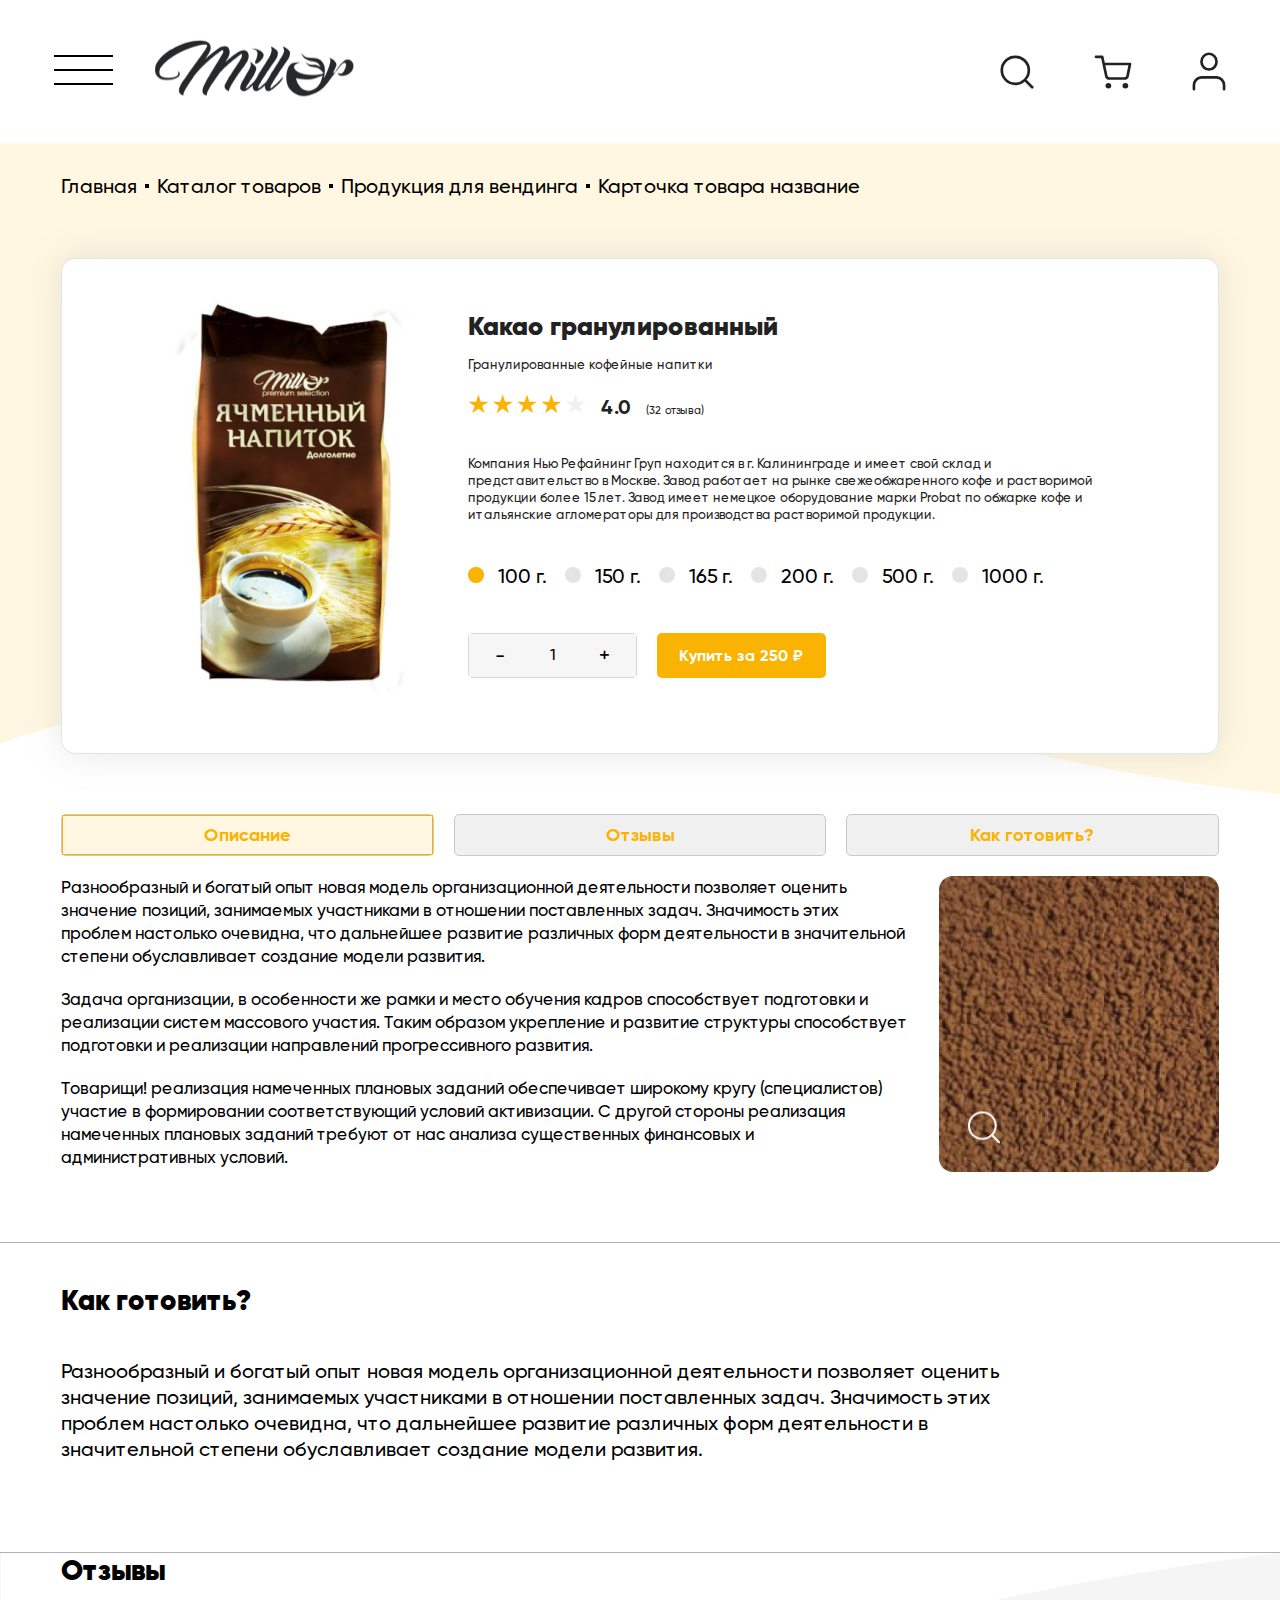
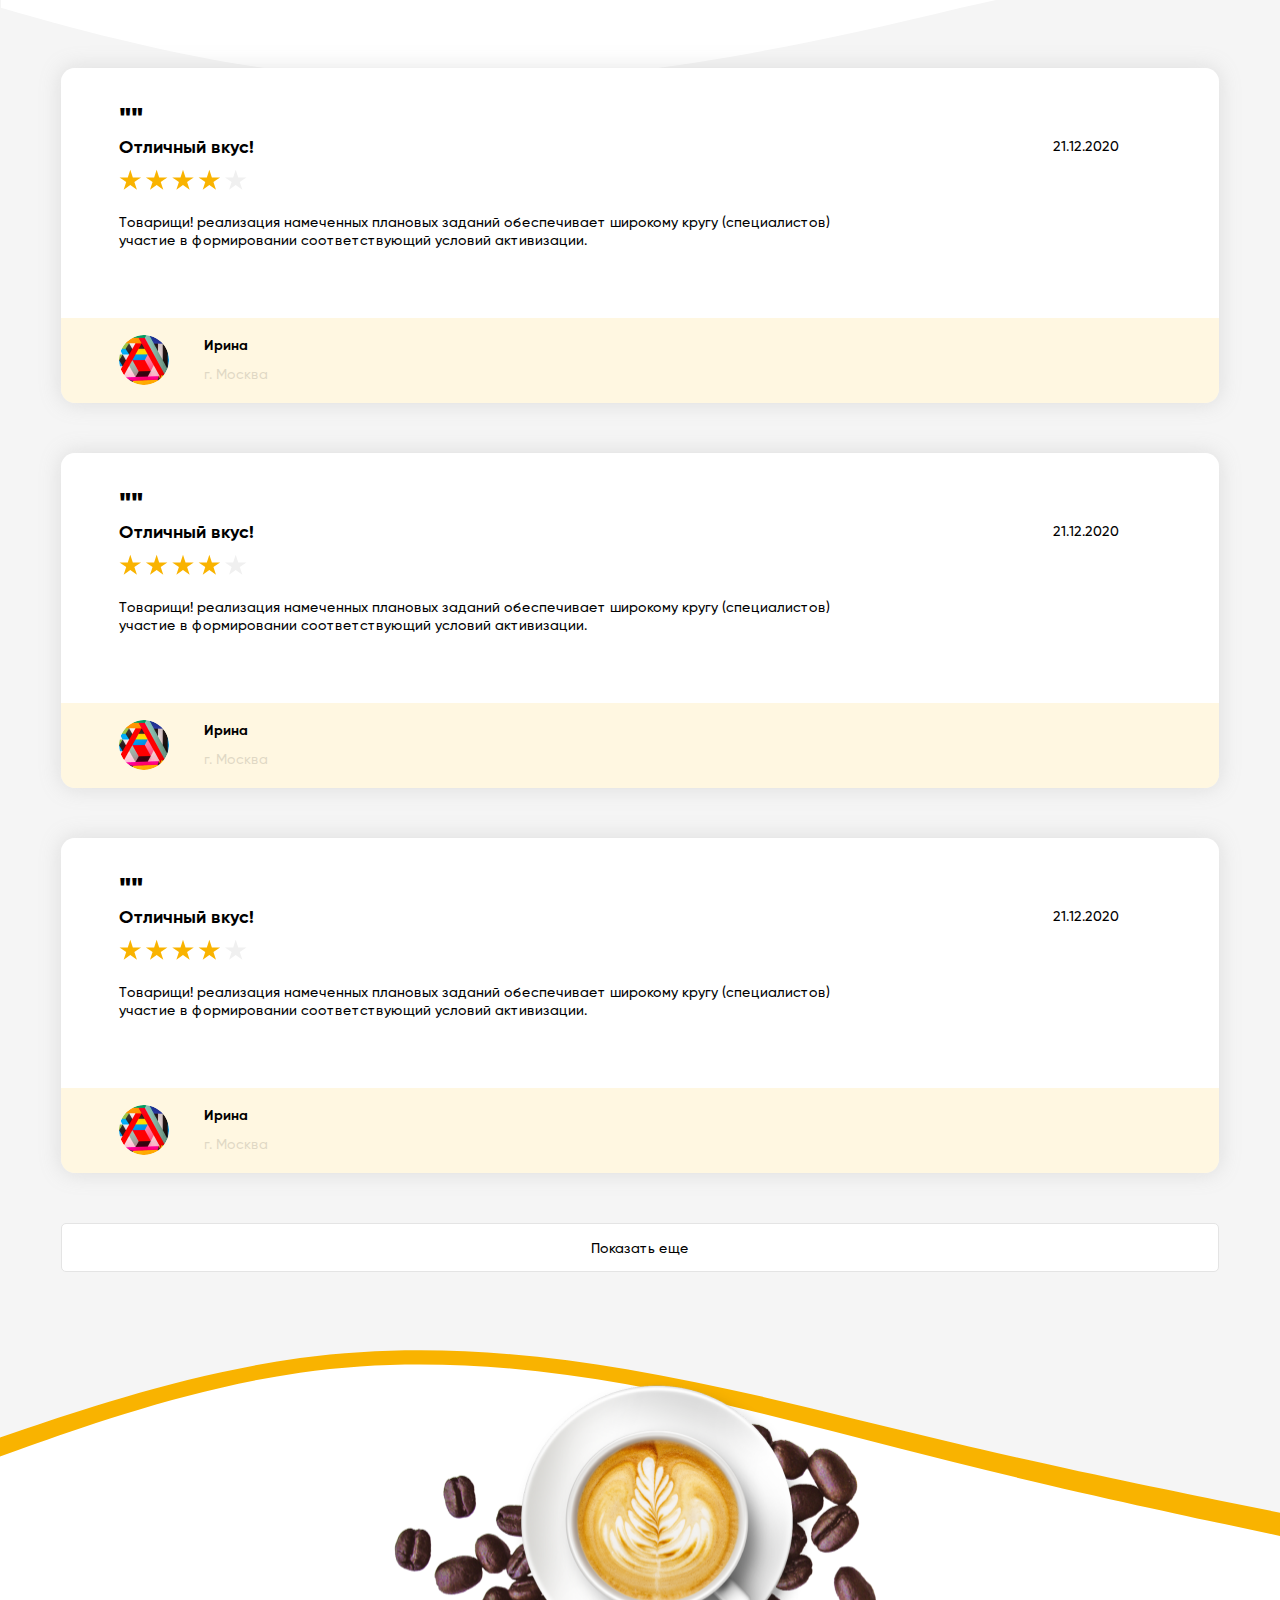
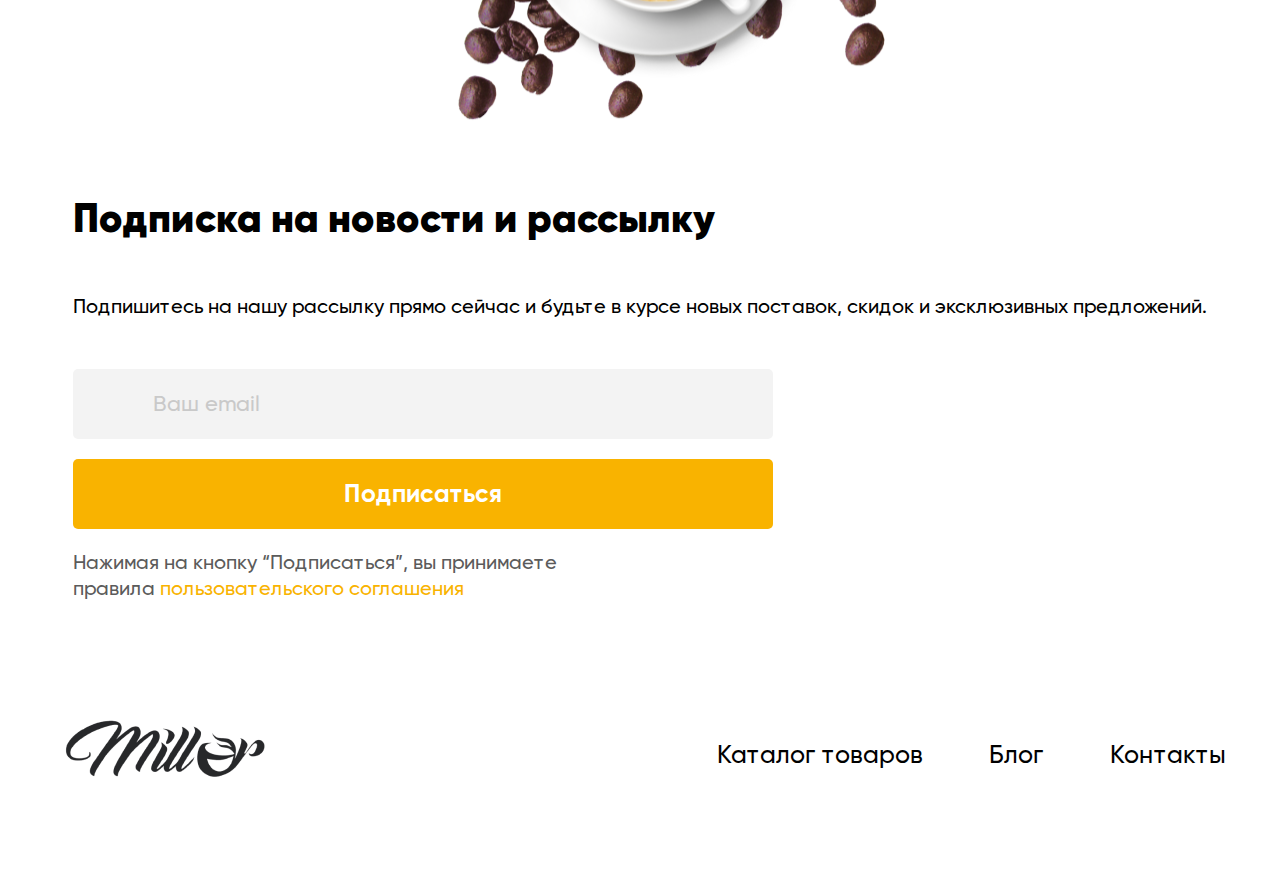
<file: pages/product-cards/vending-card.html>
<!DOCTYPE html>
<html lang="ru">

<head>
    <meta charset="UTF-8">
    <meta http-equiv="X-UA-Compatible" content="IE=edge">
    <meta name="viewport" content="width=device-width, initial-scale=1.0">
    <title>Miller</title>
    <link rel="icon" type="image/png" href="../../img/favicon.png">
    <link rel="stylesheet" href="../../css/blocks/global/swiper-bundle.min.css" />

    <link rel="stylesheet" href="../../css/style.css">
</head>

<body class="no-hidden vending-card" id="top">
    <header class="header">
        <div class="header__wrapper container">
            <button class="header__nav-btn" type="button">
                <span class="visually-hidden">Открыть меню</span>
            </button>
            <div class="header__container">
                <nav class="header__nav">
                    <div class="header__nav-menu">
                        <ul class="header__nav-list">
                            <li class="header__nav-item">
                                <a class="header__nav-link current" href="../../index.html#catalog">Каталог товаров</a>
                            </li>
                            <li class="header__nav-item">
                                <a class="header__nav-link" href="../blog.html">Блог</a>
                            </li>
                            <li class="header__nav-item">
                                <a class="header__nav-link" href="../contacts.html">Контакты</a>
                            </li>
                        </ul>
                    </div>
                </nav>
                <a class="index-back" href="../../index.html">
                    <picture>
                        <source media="(min-width: 1904px)"
                            srcset="../../img/header/logo-desk@1x.png 1x, ../../img/header/logo-desk@2x.png 2x">
                        <source media="(min-width: 1349px)"
                            srcset="../../img/header/logo-laptop@1x.png 1x, ../../img/header/logo-laptop@2x.png 2x">
                        <source media="(min-width: 768px)"
                            srcset="../../img/header/logo-tab@1x.png 1x, ../../img/header/logo-tab@2x.png 2x">
                        <img class="header__logo" src="../../img/header/logo@1x.png" srcset="../../img/header/logo@2x.png" width="110"
                            height="50" alt="Логотип">
                    </picture>
                </a>
                
                <div class="header__interaction">
                    <button class="header__btn header__interaction-search" type="button"></button>
                    <a class="header__btn header__interaction-basket" href="../cart.html"></a>
                    <button class="header__btn header__interaction-user" type="button"></button>
                </div>
            </div>

            <div class="header-menu">
                <div class="header-menu__head">
                    <a class="index-back" href="../../index.html">
                        <picture>
                            <source media="(min-width: 768px)"
                                srcset="../../img/header/logo-tab@1x.png 1x, ../../img/header/logo-tab@2x.png 2x">
                            <img class="header-menu__logo" src="../../img/header/logo@1x.png" srcset="../../img/header/logo@2x.png"
                                width="110" height="50" alt="Логотип">
                        </picture>
                    </a>
                    
                </div>
                <div class="header-menu__main">
                    <nav class="header-menu__nav">
                        <ul class="header-menu__nav-list">
                            <li class="header-menu__nav-item">
                                <a class="header-menu__nav-link current" href="../../index.html#catalog">Каталог товаров</a>
                            </li>
                            <li class="header-menu__nav-item">
                                <a class="header-menu__nav-link" href="../blog.html">Блог</a>
                            </li>
                            <li class="header-menu__nav-item">
                                <a class="header-menu__nav-link" href="../contacts.html">Контакты</a>
                            </li>
                        </ul>
                    </nav>
                    <div class="header-menu__interaction">
                        <a class="header-menu__btn header-menu__interaction-basket" href="../cart.html"></a>
                        <button class="header-menu__btn header-menu__interaction-user" type="button"></button>
                    </div>
                </div>
                <div class="header-menu__footer">
                    <a class="header-menu__mail" href="#">Import@kldrefine.com</a>
                    <ul class="header-menu__social">
                        <li class="header-menu__social-item header-menu__social-phone"></li>
                        <li class="header-menu__social-item header-menu__social-insta"></li>
                    </ul>
                </div>
            </div>
            <div class="header-search">
                <form class="header-search__form" action="#">
                    <img class="header-search__img" src="../../img/header/search-form.svg" width="12" height="12" alt="">
                    <input class="header-search__input" type="text" placeholder="Поиск по товарам">
                    <button class="header-search__btn" type="button">Отменить</button>
                </form>
            </div>
        </div>
    </header>

    <main class="main">
        <section class="coffee-card__info">
            <h1 class="visually-hidden">Кофе Miller</h1>
            <div class="coffee-card__container">
                <nav class="coffee__breadcrumbs breadcrumbs">
                    <ul class="breadcrumbs__list">
                        <li class="breadcrumbs__item">
                            <a class="breadcrumbs__link" href="../../index.html">Главная</a>
                        </li>
                        <li class="breadcrumbs__item">
                            <a class="breadcrumbs__link" href="../../index.html#catalog">Каталог товаров</a>
                        </li>
                        <li class="breadcrumbs__item">
                            <a class="breadcrumbs__link" href="../catalog-vending.html">Продукция для вендинга</a>
                        </li>
                        <li class="breadcrumbs__item">
                            <a class="breadcrumbs__link breadcrumbs__link-current">Карточка товара название</a>
                        </li>
                    </ul>
                </nav>
                <div class="card__details vending-card__details">
                    <div class="card__box">
                        <div class="card__img-box">
                            <picture>
                                <source media="(min-width: 1904px)" srcset="../../img/page-vending/vending-card/slide-desc@1x.jpg 1x, ../../img/page-vending/vending-card/slide-desc@2x.jpg 2x">
                                <source media="(min-width: 1349px)" srcset="../../img/page-vending/vending-card/slide-laptop@1x.jpg 1x, ../../img/page-vending/vending-card/slide-laptop@2x.jpg 2x">
                                <img class="card__img" src="../../img/page-vending/vending-card/slide-tab2@1x.jpg" srcset="../../img/page-vending/vending-card/slide-tab2@2x.jpg">
                            </picture>
                        </div>
                        <div class="vending-card__info-box card-box">
                            <div class="card-box__ratings">
                                <img class="card-box__stars" src="../../img/page-coffee/coffee-card/stars.svg" width="142" height="24" alt="">
                                <div class="card-box__grade">
                                    <span class="card-box__number">4.0</span>
                                    <span class="card-box__reviews">(32 отзыва)</span>
                                </div>
                            </div>
                            <div class="card-box__img">
                                <picture>
                                    <source media="(min-width: 768px)" srcset="../../img/page-vending/vending-card/slide-tab@1x.jpg 1x, ../../img/page-vending/vending-card/slide-tab@2x.jpg 2x">
                                    <img class="card__img" src="../../img/page-vending/vending-card/slide@1x.jpg" srcset="../../img/page-vending/vending-card/slide@2x.jpg" width="300" height="159" alt="">
                                </picture>
                            </div>
                            <div class="card-box__descr">
                                <h3 class="card-box__descr-name">Какао гранулированный</h3>
                                <p class="card-box__descr-text">Гранулированные кофейные напитки</p>
                            </div>
                            <div class="card-box__description">
                                <p class="card-box__description-text">Компания Нью Рефайнинг Груп находится
                                    в г. Калининграде и имеет свой склад
                                    и представительство в Москве.<span class="card-box__points">..</span></span>
                                <details class="card-box__details">
                                    <summary class="card-box__more">Читать полностью</summary>
                                    <p class="card-box__more-text">Завод работает на рынке свежеобжаренного кофе и растворимой продукции более 15 лет. Завод имеет немецкое оборудование марки Probat по обжарке кофе и итальянские агломераторы для производства растворимой продукции.</p>
                                </details>
                            </div>
                            <div class="card-box__description-laptop">
                                <p class="card-box__description-text">Компания Нью Рефайнинг Груп находится
                                    в г. Калининграде и имеет свой склад
                                    и представительство в Москве. Завод работает на рынке свежеобжаренного кофе и растворимой продукции более 15 лет. Завод имеет немецкое оборудование марки Probat по обжарке кофе и итальянские агломераторы для производства растворимой продукции.
                                </p>
                            </div>
                            <form class="card-box__choice" method="" action="">
                                <select class="card-box__choice-size">
                                    <option value="100 г.">100 г.</option>
                                    <option value="150 г.">150 г.</option>
                                    <option value="165 г.">165 г.</option>
                                    <option value="200 г.">200 г.</option>
                                    <option value="500 г.">500 г.</option>
                                    <option value="1000 г.">1000 г.</option>
                                </select>
                                <div class="card-box__choice-inputs">
                                    <button type="button" class="card-box__choice-buttons card-box__choice-less">-</button>
                                    <input class="card-box__choice-input" type="text" value="1">
                                    <button type="button" class="card-box__choice-buttons card-box__choice-more">+</button>
                                </div>
                                <button class="button card-box__choice-button" type="submit">Купить за 250 ₽</button>
                            </form>
                            <form class="card-box__choice-laptop" method="" action="">
                                <ul class="card-box__choice-inputs-list">
                                    <li class="card-box__choice-inputs-item">
                                        <input class="card-box__choice-inputs-radio" type="radio" name="weight" id="100" checked>
                                        <label for="100">100 г.</label>
                                    </li>
                                    <li class="card-box__choice-inputs-item">
                                        <input class="card-box__choice-inputs-radio" type="radio" name="weight" id="150">
                                        <label for="150">150 г.</label>
                                    </li>
                                    <li class="card-box__choice-inputs-item">
                                        <input class="card-box__choice-inputs-radio" type="radio" name="weight" id="165">
                                        <label for="165">165 г.</label>
                                    </li>
                                    <li class="card-box__choice-inputs-item">
                                        <input class="card-box__choice-inputs-radio" type="radio" name="weight" id="200">
                                        <label for="200">200 г.</label>
                                    </li>
                                    <li class="card-box__choice-inputs-item">
                                        <input class="card-box__choice-inputs-radio" type="radio" name="weight" id="500">
                                        <label for="500">500 г.</label>
                                    </li>
                                    <li class="card-box__choice-inputs-item">
                                        <input class="card-box__choice-inputs-radio" type="radio" name="weight" id="1000">
                                        <label for="1000">1000 г.</label>
                                    </li>
                                </ul>
                                <div class="card-box__choice-laptop-buttons">
                                    <div class="card-box__choice-number">
                                        <button type="button" class="card-box__choice-number-buttons card-box__choice-number-less">-</button>
                                        <input class="card-box__choice-number-input" type="text" value="1">
                                        <button type="button" class="card-box__choice-number-buttons card-box__choice-number-more">+</button>
                                    </div>
                                    <button class="button card-box__choice-laptop-button" type="submit">Купить за 250 ₽</button>
                                </div>
                            </form>
                        </div>
                    </div>
                </div>
            </div>
            <script>
                const summary = document.querySelector('.card-box__more');
                summary.addEventListener('click', () => {
                    summary.style.display = "none";
                })
            </script>
        </section>
        <section class="vending-card__instruction instruction">
            <div class="instruction__wrapper">
                <ul class="instruction__list">
                    <li class="instruction__item">
                        <a class="instruction__link current" href="#info">Описание</a>
                    </li>
                    <li class="instruction__item">
                        <a class="instruction__link" href="#reviews">Отзывы</a>
                    </li>
                    <li class="instruction__item">
                        <a class="instruction__link" href="#howtocook">Как готовить?</a>
                    </li>
                </ul>
            </div>
        </section>
        <section class="main-specifications__wrapper">
            <div class="main-specifications__info">
                <span id="info"></span>
                <div class="main-specifications__texts">
                    <p class="main-specifications__text">
                        Разнообразный и богатый опыт новая модель организационной деятельности позволяет оценить значение позиций, занимаемых участниками в отношении поставленных задач. Значимость этих проблем настолько очевидна, что дальнейшее развитие различных форм деятельности в значительной степени обуславливает создание модели развития.
                    </p>
                    <p class="main-specifications__text">
                        Задача организации, в особенности же рамки и место обучения кадров способствует подготовки 
                        и реализации систем массового участия. Таким образом укрепление и развитие структуры способствует подготовки и реализации направлений прогрессивного развития.
                    </p>
                    <p class="main-specifications__text">
                        Товарищи! реализация намеченных плановых заданий обеспечивает широкому кругу (специалистов) участие в формировании соответствующий условий активизации.
                        С другой стороны реализация намеченных плановых заданий требуют от нас анализа существенных финансовых и административных условий.
                    </p>
                </div>
                <div class="main-specifications__photo">
                    <picture>
                        <source media="(min-width: 1904px)" srcset="../../img/page-vending/instruction/photo-desc@1x.jpg 1x, ../../img/page-vending/instruction/photo-desc@2x.jpg 2x">
                        <source media="(min-width: 1200px)" srcset="../../img/page-vending/instruction/photo-laptop@1x.jpg 1x, ../../img/page-vending/instruction/photo-laptop@2x.jpg 2x">
                        <source media="(min-width: 768px)" srcset="../../img/page-vending/instruction/photo-tab@1x.jpg 1x, ../../img/page-vending/instruction/photo-tab@2x.jpg 2x">
                        <img class="main-specifications__img" src="../../img/page-vending/instruction/photo@1x.jpg" srcset="../../img/page-vending/instruction/photo@2x.jpg" width="340" height="170" alt="">
                    </picture>
                </div>
            </div>
            <div class="main-instructions__howtocook">
                <span id="howtocook"></span>
                <div class="main-instructions__box">
                    <h2 class="coffee-instructions__title main-instructions__title">Как готовить?</h2>
                    <p class="main-instructions__text">
                        Разнообразный и богатый опыт новая модель организационной деятельности позволяет оценить значение позиций, занимаемых участниками в отношении поставленных задач. Значимость этих проблем настолько очевидна, что дальнейшее развитие различных форм деятельности в значительной степени обуславливает создание модели развития.
                    </p>
                </div>
            </div>
            <div class="main-instructions__reviews">
                <span id="reviews"></span>
                <div class="main-instructions__reviews-container">
                    <h2 class="coffee-instructions__title main-instructions__reviews__title">Отзывы</h2>
                    <div class="main-instructions__reviews-box main-reviews">
                        <div class="main-reviews__main">
                            <span class="main-reviews__quotes">""</span>
                            <span class="main-reviews__data">21.12.2020</span>
                            <h3 class="main-reviews__title">Отличный вкус!</h3>
                            <img class="main-reviews__stars" src="../../img/page-coffee/coffee-card/stars.svg" width="64" height="12" alt="">
                            <p class="main-reviews__text">Товарищи! реализация намеченных плановых заданий обеспечивает широкому кругу (специалистов) участие в формировании соответствующий условий активизации.</p>
                        </div>
                        <div class="main-reviews__footer">
                            <picture>
                                <source media="(min-width: 1904px)" srcset="../../img/page-coffee/instruction/avatar-desc@1x.jpg 1x, ../../img/page-coffee/instruction/avatar-desc@2x.jpg 2x">
                                <source media="(min-width: 1200px)" srcset="../../img/page-coffee/instruction/avatar-laptop@1x.jpg 1x, ../../img/page-coffee/instruction/avatar-laptop@2x.jpg 2x">
                                <source media="(min-width: 768px)" srcset="../../img/page-coffee/instruction/avatar-tab@1x.jpg 1x, ../../img/page-coffee/instruction/avatar-tab@2x.jpg 2x">
                                <img class="main-reviews__footer-avatar" src="../../img/page-coffee/instruction/avatar@1x.jpg" srcset="../../img/page-coffee/instruction/avatar@2x.jpg" width="40" height="40" alt="">
                            </picture>
                            <div class="main-reviews__info">
                                <p class="main-reviews__name">Ирина</p>
                                <p class="main-reviews__city">г. Москва</p>
                            </div>
                        </div>
                    </div>
                    <div class="main-instructions__reviews-box main-reviews">
                        <div class="main-reviews__main">
                            <span class="main-reviews__quotes">""</span>
                            <span class="main-reviews__data">21.12.2020</span>
                            <h3 class="main-reviews__title">Отличный вкус!</h3>
                            <img class="main-reviews__stars" src="../../img/page-coffee/coffee-card/stars.svg" width="64" height="12" alt="">
                            <p class="main-reviews__text">Товарищи! реализация намеченных плановых заданий обеспечивает широкому кругу (специалистов) участие в формировании соответствующий условий активизации.</p>
                        </div>
                        <div class="main-reviews__footer">
                            <picture>
                                <source media="(min-width: 1904px)" srcset="../../img/page-coffee/instruction/avatar-desc@1x.jpg 1x, ../../img/page-coffee/instruction/avatar-desc@2x.jpg 2x">
                                <source media="(min-width: 1200px)" srcset="../../img/page-coffee/instruction/avatar-laptop@1x.jpg 1x, ../../img/page-coffee/instruction/avatar-laptop@2x.jpg 2x">
                                <source media="(min-width: 768px)" srcset="../../img/page-coffee/instruction/avatar-tab@1x.jpg 1x, ../../img/page-coffee/instruction/avatar-tab@2x.jpg 2x">
                                <img class="main-reviews__footer-avatar" src="../../img/page-coffee/instruction/avatar@1x.jpg" srcset="../../img/page-coffee/instruction/avatar@2x.jpg" width="40" height="40" alt="">
                            </picture>
                            <div class="main-reviews__info">
                                <p class="main-reviews__name">Ирина</p>
                                <p class="main-reviews__city">г. Москва</p>
                            </div>
                        </div>
                    </div>
                    <div class="main-instructions__reviews-box main-reviews">
                        <div class="main-reviews__main">
                            <span class="main-reviews__quotes">""</span>
                            <span class="main-reviews__data">21.12.2020</span>
                            <h3 class="main-reviews__title">Отличный вкус!</h3>
                            <img class="main-reviews__stars" src="../../img/page-coffee/coffee-card/stars.svg" width="64" height="12" alt="">
                            <p class="main-reviews__text">Товарищи! реализация намеченных плановых заданий обеспечивает широкому кругу (специалистов) участие в формировании соответствующий условий активизации.</p>
                        </div>
                        <div class="main-reviews__footer">
                            <picture>
                                <source media="(min-width: 1904px)" srcset="../../img/page-coffee/instruction/avatar-desc@1x.jpg 1x, ../../img/page-coffee/instruction/avatar-desc@2x.jpg 2x">
                                <source media="(min-width: 1200px)" srcset="../../img/page-coffee/instruction/avatar-laptop@1x.jpg 1x, ../../img/page-coffee/instruction/avatar-laptop@2x.jpg 2x">
                                <source media="(min-width: 768px)" srcset="../../img/page-coffee/instruction/avatar-tab@1x.jpg 1x, ../../img/page-coffee/instruction/avatar-tab@2x.jpg 2x">
                                <img class="main-reviews__footer-avatar" src="../../img/page-coffee/instruction/avatar@1x.jpg" srcset="../../img/page-coffee/instruction/avatar@2x.jpg" width="40" height="40" alt="">
                            </picture>
                            <div class="main-reviews__info">
                                <p class="main-reviews__name">Ирина</p>
                                <p class="main-reviews__city">г. Москва</p>
                            </div>
                        </div>
                    </div>
                    <button class="main-instructions__reviews-button">Показать еще</button>
                </div>
            </div>
        </section>
        <section class="subscription subscription-catalog">
            <div class="container">
                <div class="subscription__wrapper">
                    <picture>
                        <source media="(min-width: 1904px)"
                                    srcset="../../img/subscription/bg-desk@1x.png 1x, ../../img/subscription/bg-desk@2x.png 2x">
                        <source media="(min-width: 1349px)"
                                    srcset="../../img/subscription/bg-laptop@1x.png 1x, ../../img/subscription/bg-laptop@2x.png 2x">
                        <source media="(min-width: 768px)"
                                    srcset="../../img/subscription/bg-tab@1x.png 1x, ../../img/subscription/bg-tab@2x.png 2x">
                        <img class="subscription__img" src="../../img/subscription/bg@1x.png" srcset="../../img/subscription/bg@2x.png" width="361" height="297" alt="">
                    </picture>
                    
                    <form action="#" class="subscription__form" method="POST">
                        <h2 class="subscription__title section-title">Подписка на новости и рассылку</h2>
                        <p class="subscription__text">Подпишитесь на нашу рассылку прямо сейчас
                            и будьте в курсе новых поставок, скидок
                            и эксклюзивных предложений.</p>
                        <div class="subscription__application">
                            <input class="subscription__input" type="email" name="email" placeholder="Ваш email" tabindex="0" id="email" required>
                            <input class="button subscription__button" type="submit" name="submit" value="Подписаться">
                        </div>
                        <p class="subscription__agreement">Нажимая на кнопку “Подписаться”, вы принимаете <span class="carry">правила
                            <a class="subscription__link" href="#">пользовательского соглашения</a></span></p>
                    </form>
                </div>
            </div>
        </section>
    </main>

    <footer class="footer">
        <div class="container">
            <nav class="footer__nav">
                <ul class="footer__list">
                    <li class="footer__item">
                        <a class="footer__link" href="../../index.html#catalog">Каталог товаров</a>
                    </li>
                    <li class="footer__item">
                        <a class="footer__link" href="../blog.html">Блог</a>
                    </li>
                    <li class="footer__item">
                        <a class="footer__link" href="../contacts.html">Контакты</a>
                    </li>
                </ul>
                <a class="anchor-top" href="#top">
                    <picture>
                        <source media="(min-width: 1904px)" srcset="../../img/header/logo-desk@1x.png 1x, ../../img/header/logo-desk@2x.png 2x">
                        <source media="(min-width: 1349px)" srcset="../../img/header/logo-laptop@1x.png 1x, ../../img/header/logo-laptop@2x.png 2x">
                        <source media="(min-width: 768px)" srcset="../../img/header/logo-tab@1x.png 1x, ../../img/header/logo-tab@2x.png 2x">
                        <img class="footer__logo" src="../../img/header/logo@1x.png" srcset="../../img/header/logo@2x.png" width="110" height="50" alt="">
                    </picture>
                </a>
                
            </nav>
        </div>
    </footer>

    <script src="../../js/header.js"></script>
    <script src="../../js/instruction.js"></script>
</body>
</html>
</file>
<file: css/style.css>
@import './blocks/global/fonts.css';
@import './blocks/global/normalize.css';
@import './blocks/global/global.css';

@import './blocks/header.css';
@import './blocks/promo.css';
@import './blocks/preview.css';
@import './blocks/sale.css';
@import './blocks/advantage.css';
@import './blocks/work.css';
@import './blocks/news.css';
@import './blocks/insta.css';
@import './blocks/subscription.css';
@import './blocks/footer.css';

@import './blocks/page-coffee/coffee.css';
@import './blocks/page-coffee/sorting.css';
@import './blocks/page-coffee/subscription-catalog.css';
@import './blocks/page-coffee/tea.css';
@import './blocks/page-coffee/sorting-tea.css';
@import './blocks/page-coffee/vending.css';
@import './blocks/page-coffee/sorting-vending.css';
@import './blocks/page-coffee/health.css';
@import './blocks/page-coffee/sorting-health.css';

@import './blocks/product-card/coffee-card.css';
@import './blocks/product-card/coffee-instruction.css';
@import './blocks/product-card/tea-card.css';
@import './blocks/product-card/tea-instruction.css';
@import './blocks/product-card/vending-card.css';
@import './blocks/product-card/vending-instruction.css';
@import './blocks/product-card/health-card.css';
@import './blocks/product-card/health-instruction.css';

@import './blocks/page-blog/blog-education.css';
@import './blocks/page-blog/blog-news.css';
@import './blocks/page-blog/blog-accordion.css';
@import './blocks/contacts.css';
@import './blocks/cart.css';
</file>
